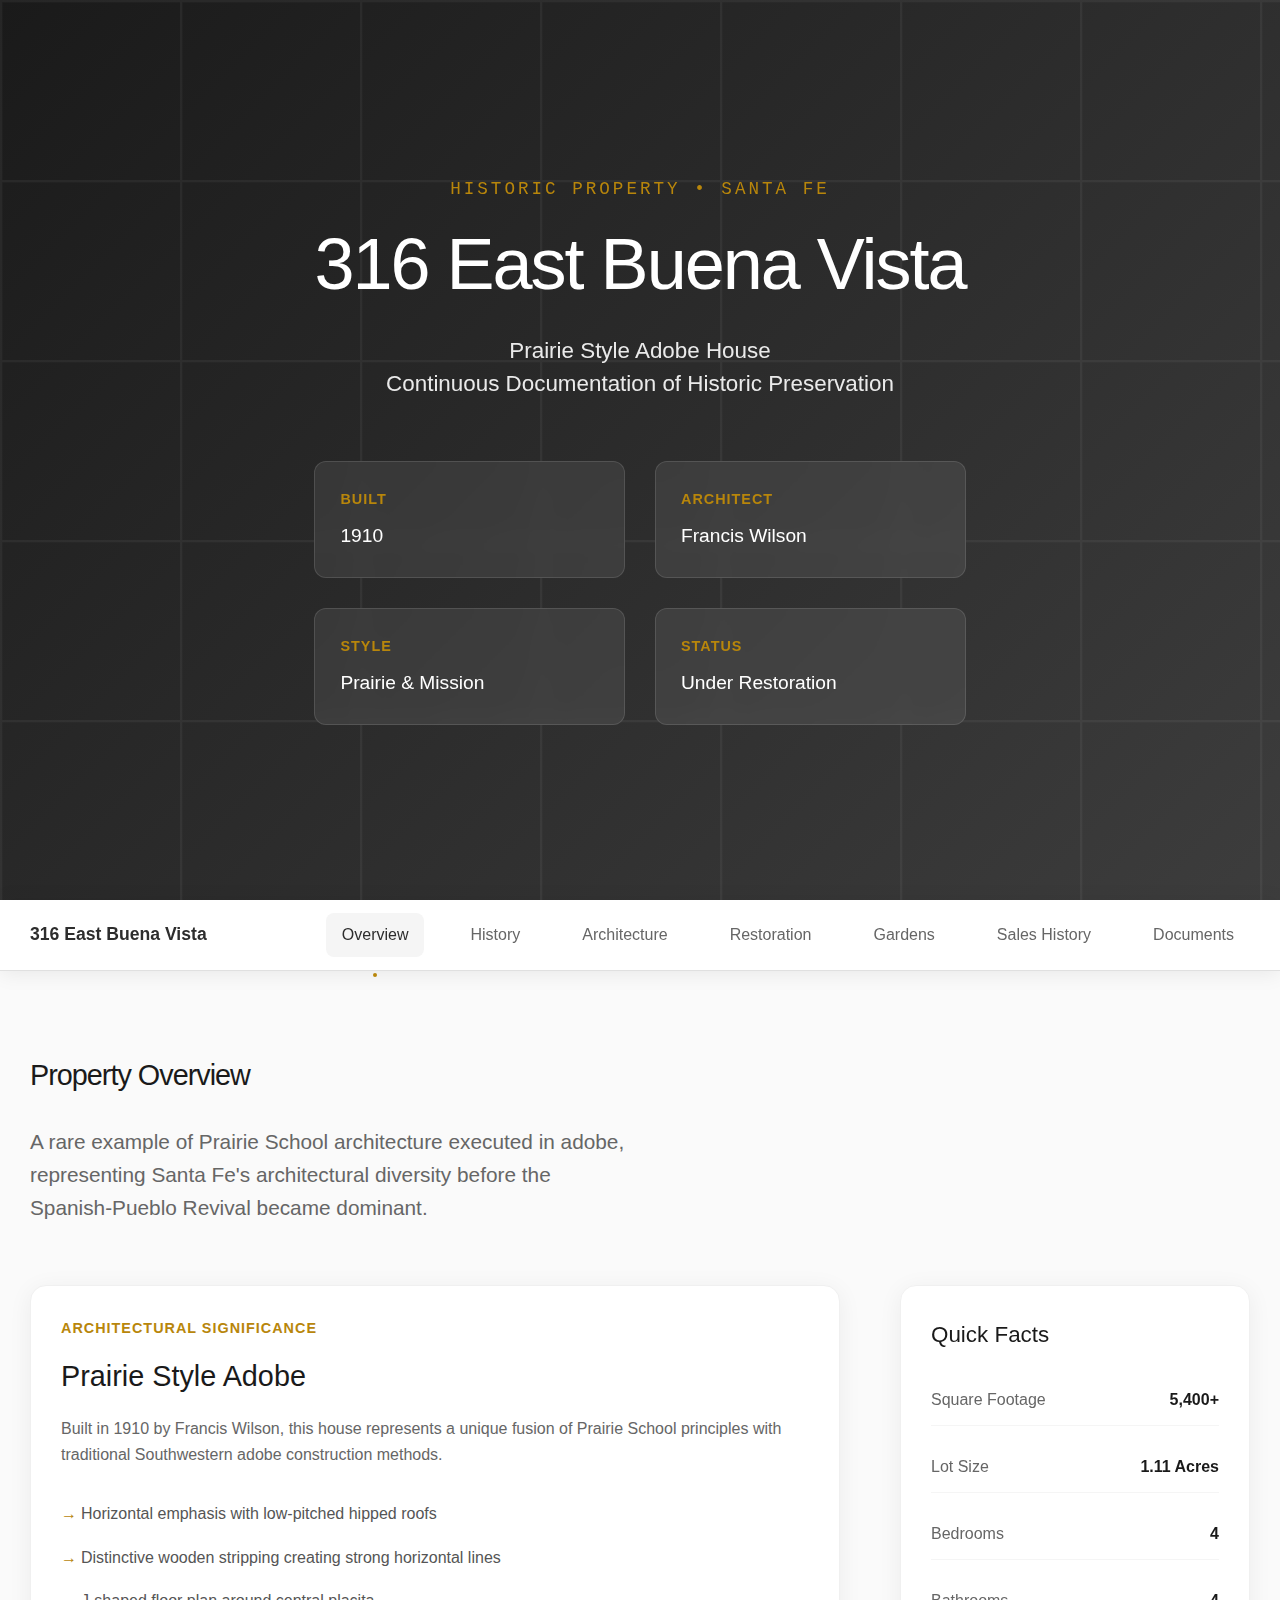
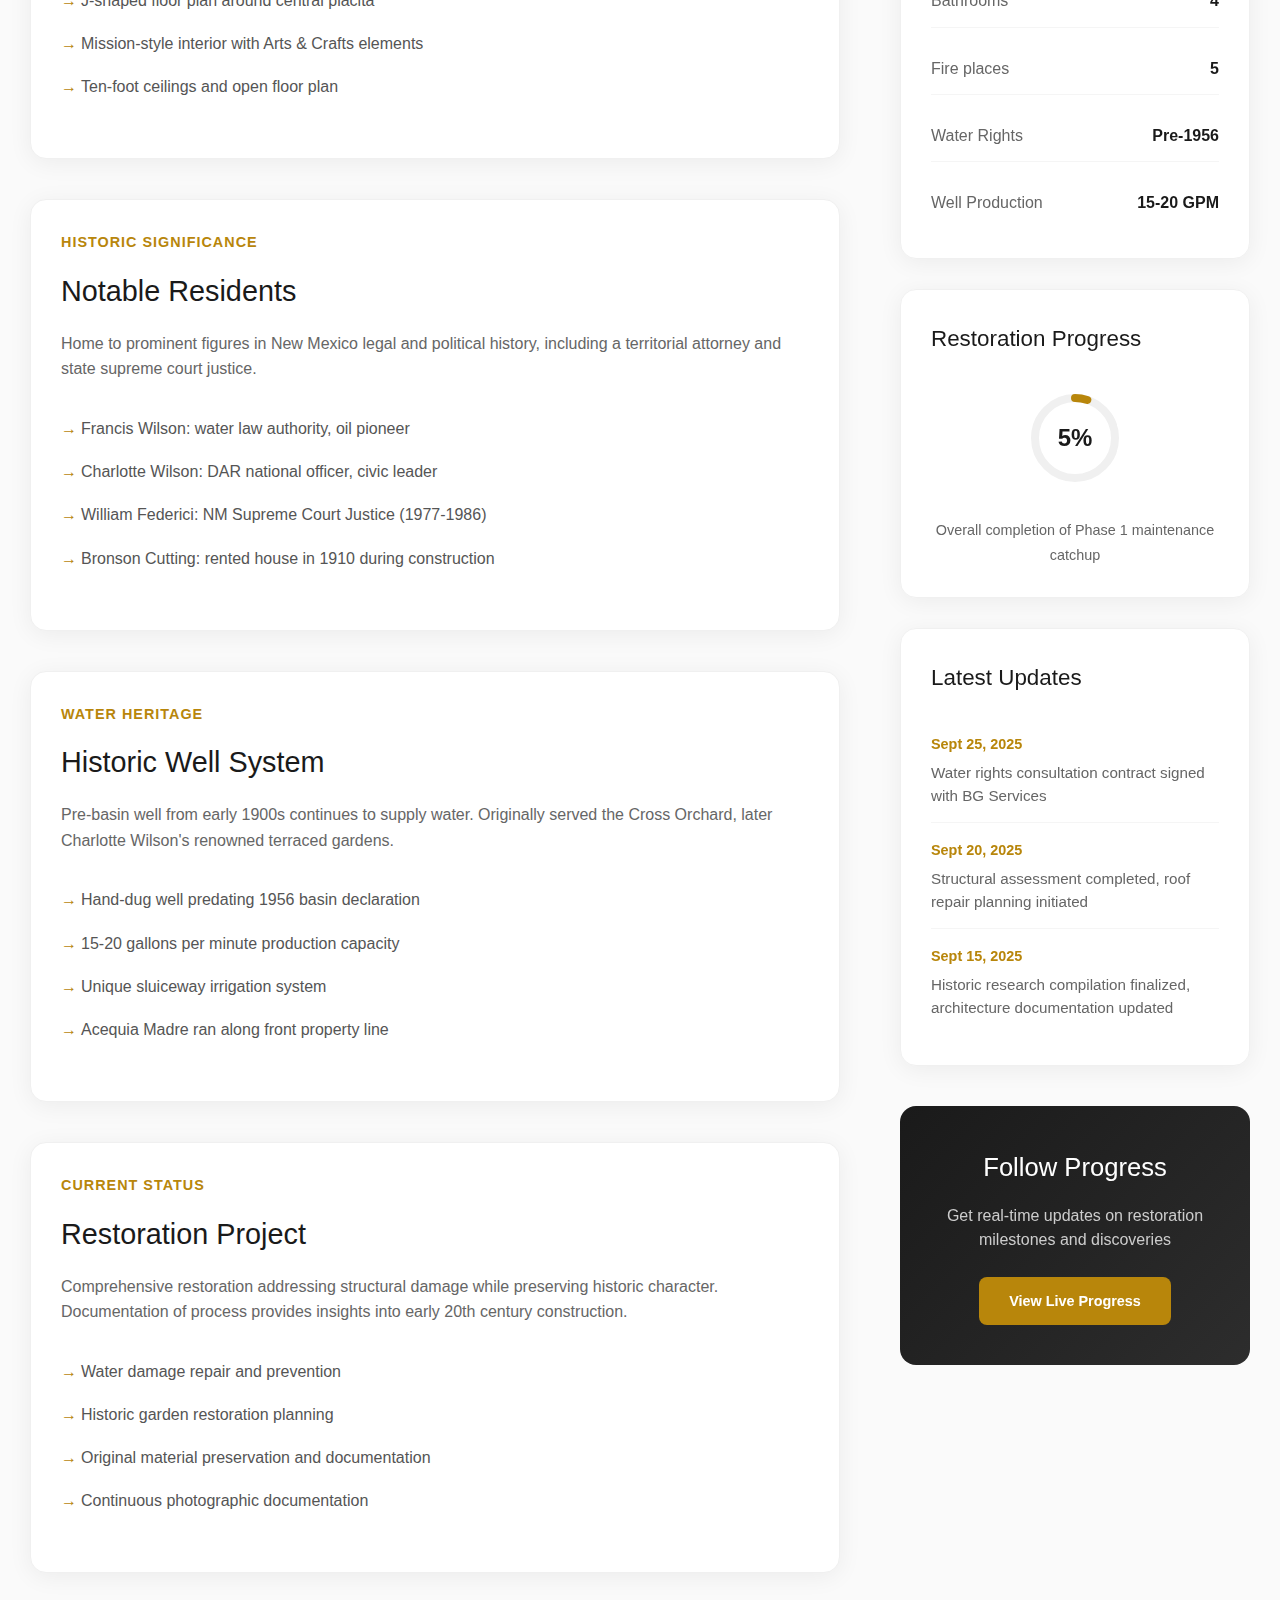
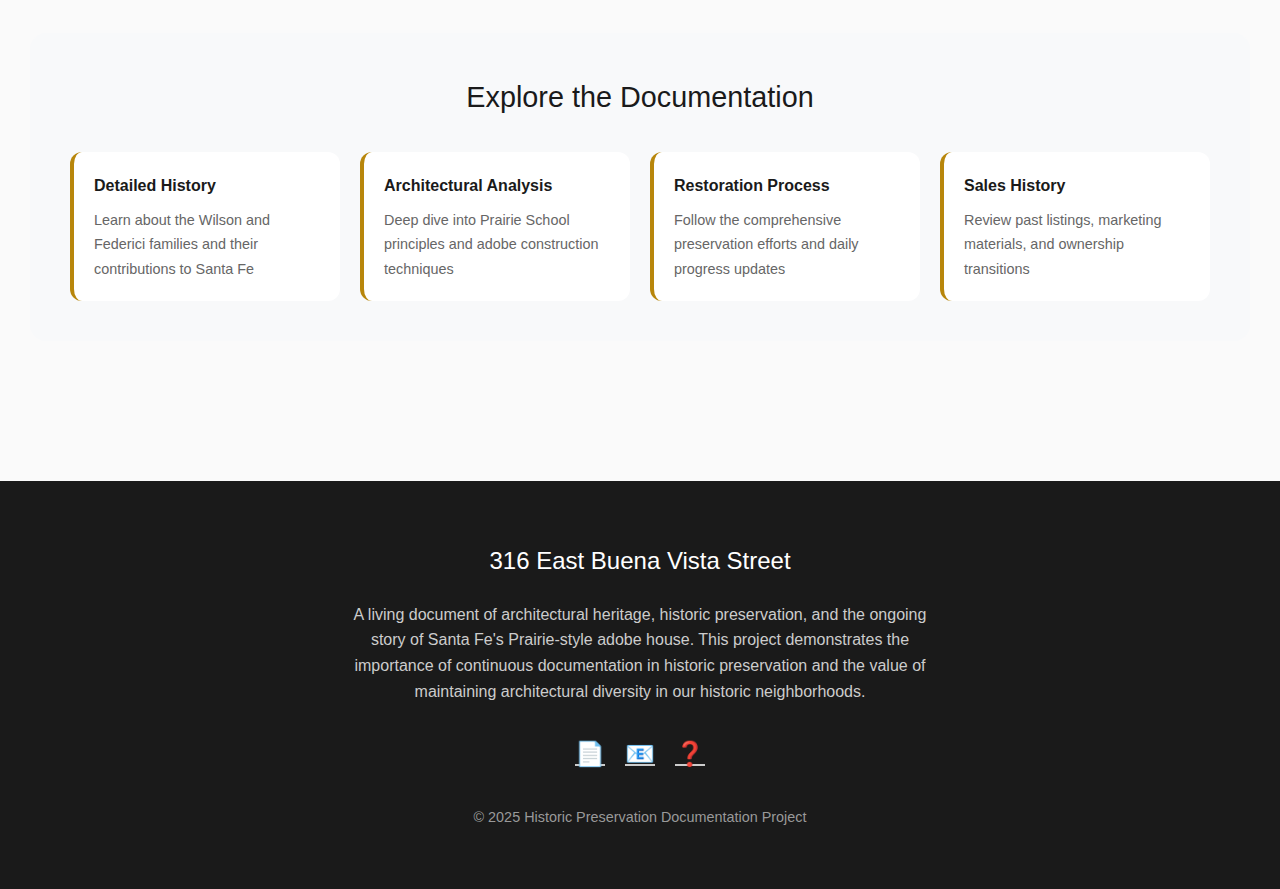
<file: index.html>
<!DOCTYPE html>
<html lang="en">
<head>
    <meta charset="UTF-8">
    <meta name="viewport" content="width=device-width, initial-scale=1.0">
    <title>316 East Buena Vista Street - Historic Prairie Adobe House</title>
    <meta name="description" content="Historic documentation and restoration progress of Francis Wilson's 1910 Prairie-style adobe house in Santa Fe, New Mexico">
    <link rel="stylesheet" href="common.css">
</head>
<body>
    <header class="header">
        <div class="header-content">
            <div class="property-id">HISTORIC PROPERTY • SANTA FE</div>
            <h1>316 East Buena Vista</h1>
            <p class="header-subtitle">Prairie Style Adobe House<br>Continuous Documentation of Historic Preservation</p>
            
            <div class="metadata-grid">
                <div class="metadata-item">
                    <div class="metadata-label">Built</div>
                    <div class="metadata-value">1910</div>
                </div>
                <div class="metadata-item">
                    <div class="metadata-label">Architect</div>
                    <div class="metadata-value">Francis Wilson</div>
                </div>
                <div class="metadata-item">
                    <div class="metadata-label">Style</div>
                    <div class="metadata-value">Prairie & Mission</div>
                </div>
                <div class="metadata-item">
                    <div class="metadata-label">Status</div>
                    <div class="metadata-value">Under Restoration</div>
                </div>
            </div>
        </div>
    </header>
    
    <nav class="nav">
        <div class="nav-container">
            <div class="nav-logo">316 East Buena Vista</div>
            <div class="hamburger" onclick="toggleMenu()">
                <span></span>
                <span></span>
                <span></span>
            </div>
            <div class="nav-links" id="navLinks">
                <a href="index.html" class="active">Overview</a>
                <a href="history.html">History</a>
                <a href="architecture.html">Architecture</a>
                <a href="restoration.html">Restoration</a>
				<a href="gardens.html">Gardens</a>
                <a href="sales.html">Sales History</a>
                <a href="documents.html">Documents</a>
            </div>
        </div>
    </nav>
    
    <section class="section">
        <div class="container">
            <div class="section-header">
                <h2 class="section-title">Property Overview</h2>
                <p class="section-subtitle">A rare example of Prairie School architecture executed in adobe, representing Santa Fe's architectural diversity before the Spanish-Pueblo Revival became dominant.</p>
            </div>
            
            <div class="main-content">
                <div class="content-area">
                    <div class="cards-grid">
                        <div class="card">
                            <div class="card-header">
                                <div class="card-meta">Architectural Significance</div>
                                <h3 class="card-title">Prairie Style Adobe</h3>
                            </div>
                            <div class="card-content">
                                <p class="card-description">Built in 1910 by Francis Wilson, this house represents a unique fusion of Prairie School principles with traditional Southwestern adobe construction methods.</p>
                                <ul class="features-list">
                                    <li>Horizontal emphasis with low-pitched hipped roofs</li>
                                    <li>Distinctive wooden stripping creating strong horizontal lines</li>
                                    <li>J-shaped floor plan around central placita</li>
                                    <li>Mission-style interior with Arts & Crafts elements</li>
                                    <li>Ten-foot ceilings and open floor plan</li>
                                </ul>
                            </div>
                        </div>
                        
                        <div class="card">
                            <div class="card-header">
                                <div class="card-meta">Historic Significance</div>
                                <h3 class="card-title">Notable Residents</h3>
                            </div>
                            <div class="card-content">
                                <p class="card-description">Home to prominent figures in New Mexico legal and political history, including a territorial attorney and state supreme court justice.</p>
                                <ul class="features-list">
                                    <li>Francis Wilson: water law authority, oil pioneer</li>
                                    <li>Charlotte Wilson: DAR national officer, civic leader</li>
                                    <li>William Federici: NM Supreme Court Justice (1977-1986)</li>
                                    <li>Bronson Cutting: rented house in 1910 during construction</li>
                                </ul>
                            </div>
                        </div>
                        
                        <div class="card">
                            <div class="card-header">
                                <div class="card-meta">Water Heritage</div>
                                <h3 class="card-title">Historic Well System</h3>
                            </div>
                            <div class="card-content">
                                <p class="card-description">Pre-basin well from early 1900s continues to supply water. Originally served the Cross Orchard, later Charlotte Wilson's renowned terraced gardens.</p>
                                <ul class="features-list">
                                    <li>Hand-dug well predating 1956 basin declaration</li>
                                    <li>15-20 gallons per minute production capacity</li>
                                    <li>Unique sluiceway irrigation system</li>
                                    <li>Acequia Madre ran along front property line</li>
                                </ul>
                            </div>
                        </div>
                        
                        <div class="card">
                            <div class="card-header">
                                <div class="card-meta">Current Status</div>
                                <h3 class="card-title">Restoration Project</h3>
                            </div>
                            <div class="card-content">
                                <p class="card-description">Comprehensive restoration addressing structural damage while preserving historic character. Documentation of process provides insights into early 20th century construction.</p>
                                <ul class="features-list">
                                    <li>Water damage repair and prevention</li>
                                    <li>Historic garden restoration planning</li>
                                    <li>Original material preservation and documentation</li>
                                    <li>Continuous photographic documentation</li>
                                </ul>
                            </div>
                        </div>
                    </div>
                </div>
                
                <div class="sidebar">
                    <div class="sidebar-section">
                        <h3 class="sidebar-title">Quick Facts</h3>
                        <div class="quick-facts">
                            <div class="fact-item">
                                <span class="fact-label">Square Footage</span>
                                <span class="fact-value">5,400+</span>
                            </div>
                            <div class="fact-item">
                                <span class="fact-label">Lot Size</span>
                                <span class="fact-value">1.11 Acres</span>
                            </div>
                            <div class="fact-item">
                                <span class="fact-label">Bedrooms</span>
                                <span class="fact-value">4</span>
                            </div>
                            <div class="fact-item">
                                <span class="fact-label">Bathrooms</span>
                                <span class="fact-value">4</span>
                            </div>
							<div class="fact-item">
                                <span class="fact-label">Fire places</span>
                                <span class="fact-value">5</span>
                            </div>
                            <div class="fact-item">
                                <span class="fact-label">Water Rights</span>
                                <span class="fact-value">Pre-1956</span>
                            </div>
                            <div class="fact-item">
                                <span class="fact-label">Well Production</span>
                                <span class="fact-value">15-20 GPM</span>
                            </div>
                        </div>
                    </div>
                    
                    <div class="sidebar-section">
						<h3 class="sidebar-title">Restoration Progress</h3>
						<div class="progress-ring">
							<svg width="120" height="120">
								<circle class="progress-background" cx="60" cy="60" r="40"></circle>
								<circle class="progress-fill" cx="60" cy="60" r="40" style="stroke-dashoffset: 238.64;"></circle>
							</svg>
							<div class="progress-text">5%</div>
						</div>
						<p style="text-align: center; color: #666; font-size: 0.9em;">Overall completion of Phase 1 maintenance catchup</p>
					</div>
                    
                    <div class="sidebar-section">
                        <h3 class="sidebar-title">Latest Updates</h3>
                        <ul class="latest-updates">
                            <li class="update-item">
                                <div class="update-date">Sept 25, 2025</div>
                                <div class="update-text">Water rights consultation contract signed with BG Services</div>
                            </li>
                            <li class="update-item">
                                <div class="update-date">Sept 20, 2025</div>
                                <div class="update-text">Structural assessment completed, roof repair planning initiated</div>
                            </li>
                            <li class="update-item">
                                <div class="update-date">Sept 15, 2025</div>
                                <div class="update-text">Historic research compilation finalized, architecture documentation updated</div>
                            </li>
                        </ul>
                    </div>
                    
                    <div class="cta-section">
                        <h3 class="cta-title">Follow Progress</h3>
                        <p class="cta-description">Get real-time updates on restoration milestones and discoveries</p>
                        <a href="restoration.html" class="cta-button">View Live Progress</a>
                    </div>
                </div>
            </div>
            
            <div class="related-content">
                <h3 class="related-title">Explore the Documentation</h3>
                <div class="related-links">
                    <a href="history.html" class="related-link">
                        <h4>Detailed History</h4>
                        <p>Learn about the Wilson and Federici families and their contributions to Santa Fe</p>
                    </a>
                    <a href="architecture.html" class="related-link">
                        <h4>Architectural Analysis</h4>
                        <p>Deep dive into Prairie School principles and adobe construction techniques</p>
                    </a>
                    <a href="restoration.html" class="related-link">
                        <h4>Restoration Process</h4>
                        <p>Follow the comprehensive preservation efforts and daily progress updates</p>
                    </a>
                    <a href="sales.html" class="related-link">
                        <h4>Sales History</h4>
                        <p>Review past listings, marketing materials, and ownership transitions</p>
                    </a>
                </div>
            </div>
        </div>
    </section>
    
    <footer class="footer">
        <div class="footer-content">
            <h3 class="footer-title">316 East Buena Vista Street</h3>
            <p class="footer-description">A living document of architectural heritage, historic preservation, and the ongoing story of Santa Fe's Prairie-style adobe house. This project demonstrates the importance of continuous documentation in historic preservation and the value of maintaining architectural diversity in our historic neighborhoods.</p>
            <div class="social-links">
                <a href="#" class="social-link" title="Share Documentation">📄</a>
                <a href="#" class="social-link" title="Newsletter Signup">📧</a>
                <a href="#" class="social-link" title="Questions & Answers">❓</a>
            </div>
            <p style="margin-top: 30px; color: #999; font-size: 0.9em;">© 2025 Historic Preservation Documentation Project</p>
        </div>
    </footer>
    
    <script>
        function toggleMenu() {
            const navLinks = document.getElementById('navLinks');
            navLinks.classList.toggle('active');
        }
        
        // Animate progress ring on scroll
		function animateProgress() {
			const progressRing = document.querySelector('.progress-fill');
			const progress = 5; // Changed from 70 to 5
			const circumference = 251.2;
			const offset = circumference - (progress / 100) * circumference;
			progressRing.style.strokeDashoffset = offset;
		}
        
        // Intersection Observer for animations
        const observer = new IntersectionObserver((entries) => {
            entries.forEach((entry) => {
                if (entry.isIntersecting) {
                    if (entry.target.querySelector('.progress-ring')) {
                        animateProgress();
                    }
                }
            });
        });
        
        document.addEventListener('DOMContentLoaded', function() {
            const progressSection = document.querySelector('.sidebar-section:has(.progress-ring)');
            if (progressSection) {
                observer.observe(progressSection);
            }
        });
        
        // Lazy loading for images (when added)
        if ('IntersectionObserver' in window) {
            const imageObserver = new IntersectionObserver((entries, observer) => {
                entries.forEach(entry => {
                    if (entry.isIntersecting) {
                        const img = entry.target;
                        img.src = img.dataset.src;
                        img.classList.remove('lazy');
                        imageObserver.unobserve(img);
                    }
                });
            });
        }
    </script>
</body>
</html>
</file>
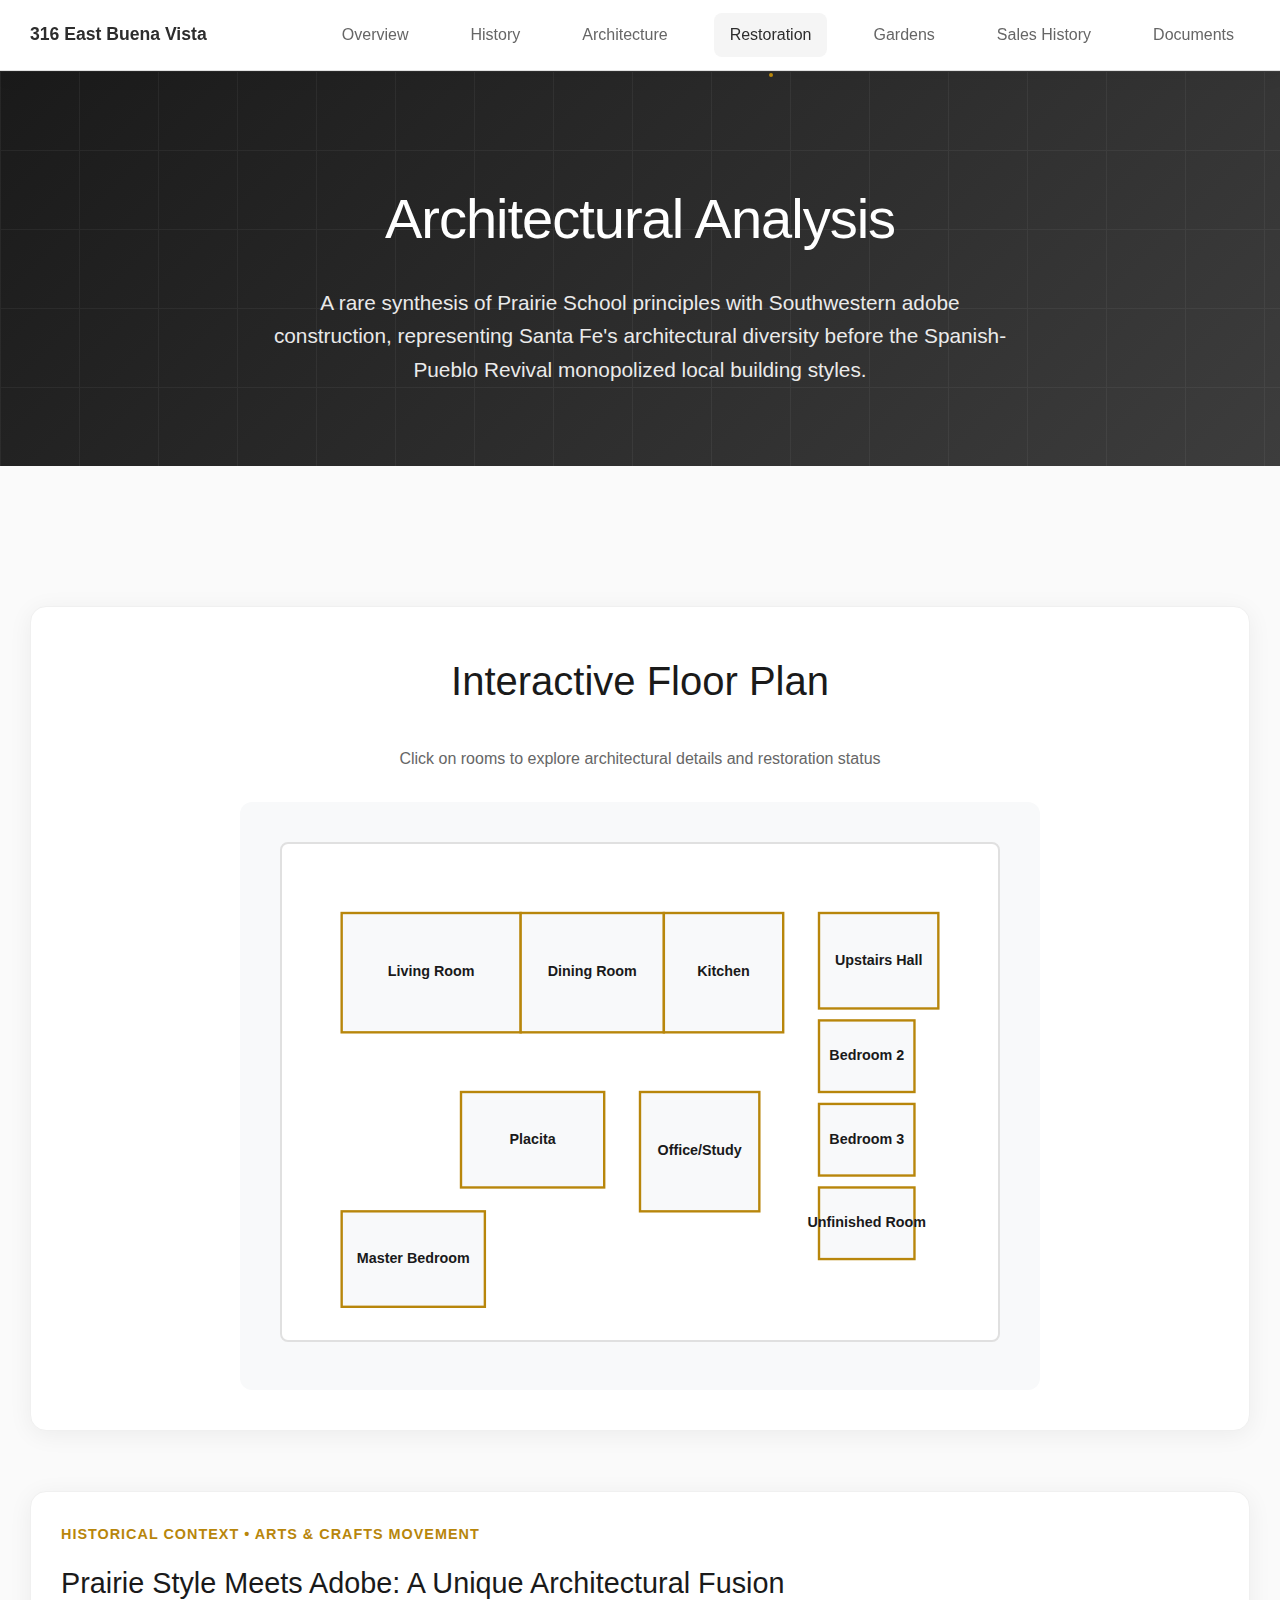
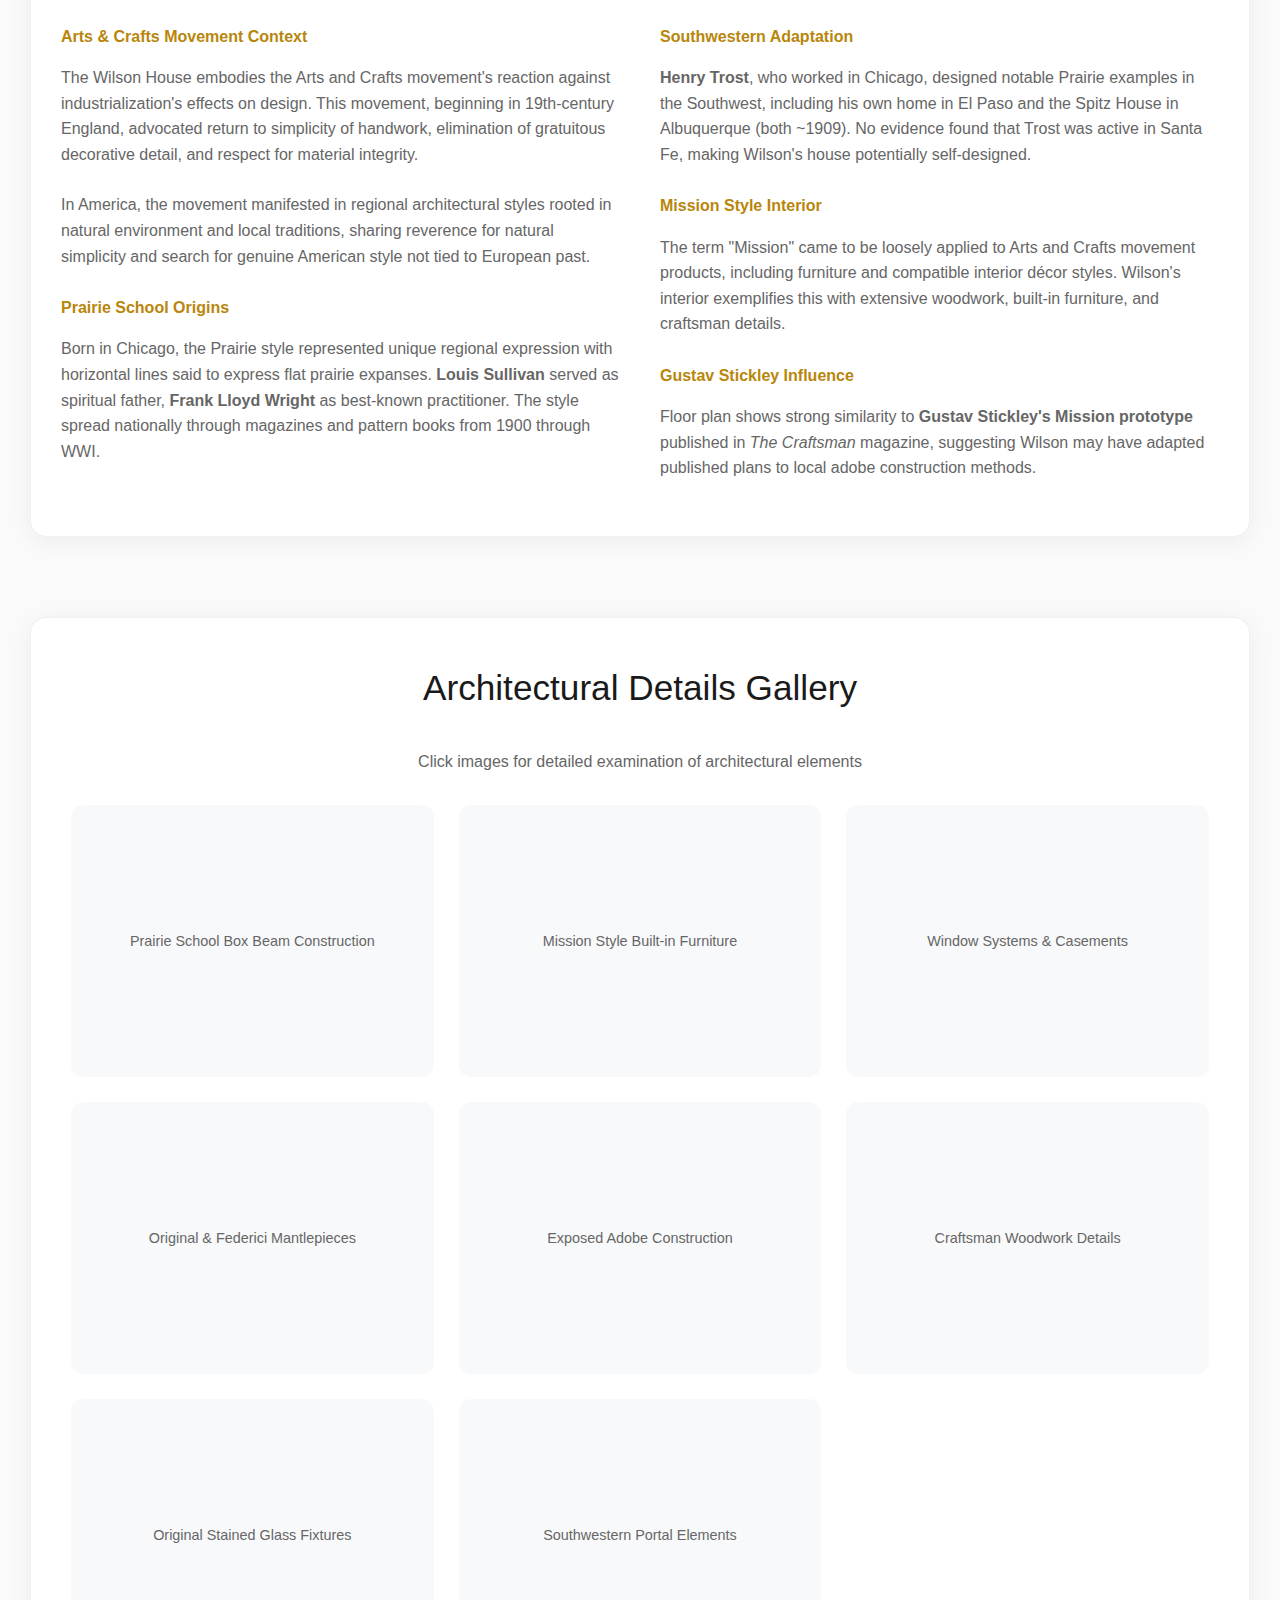
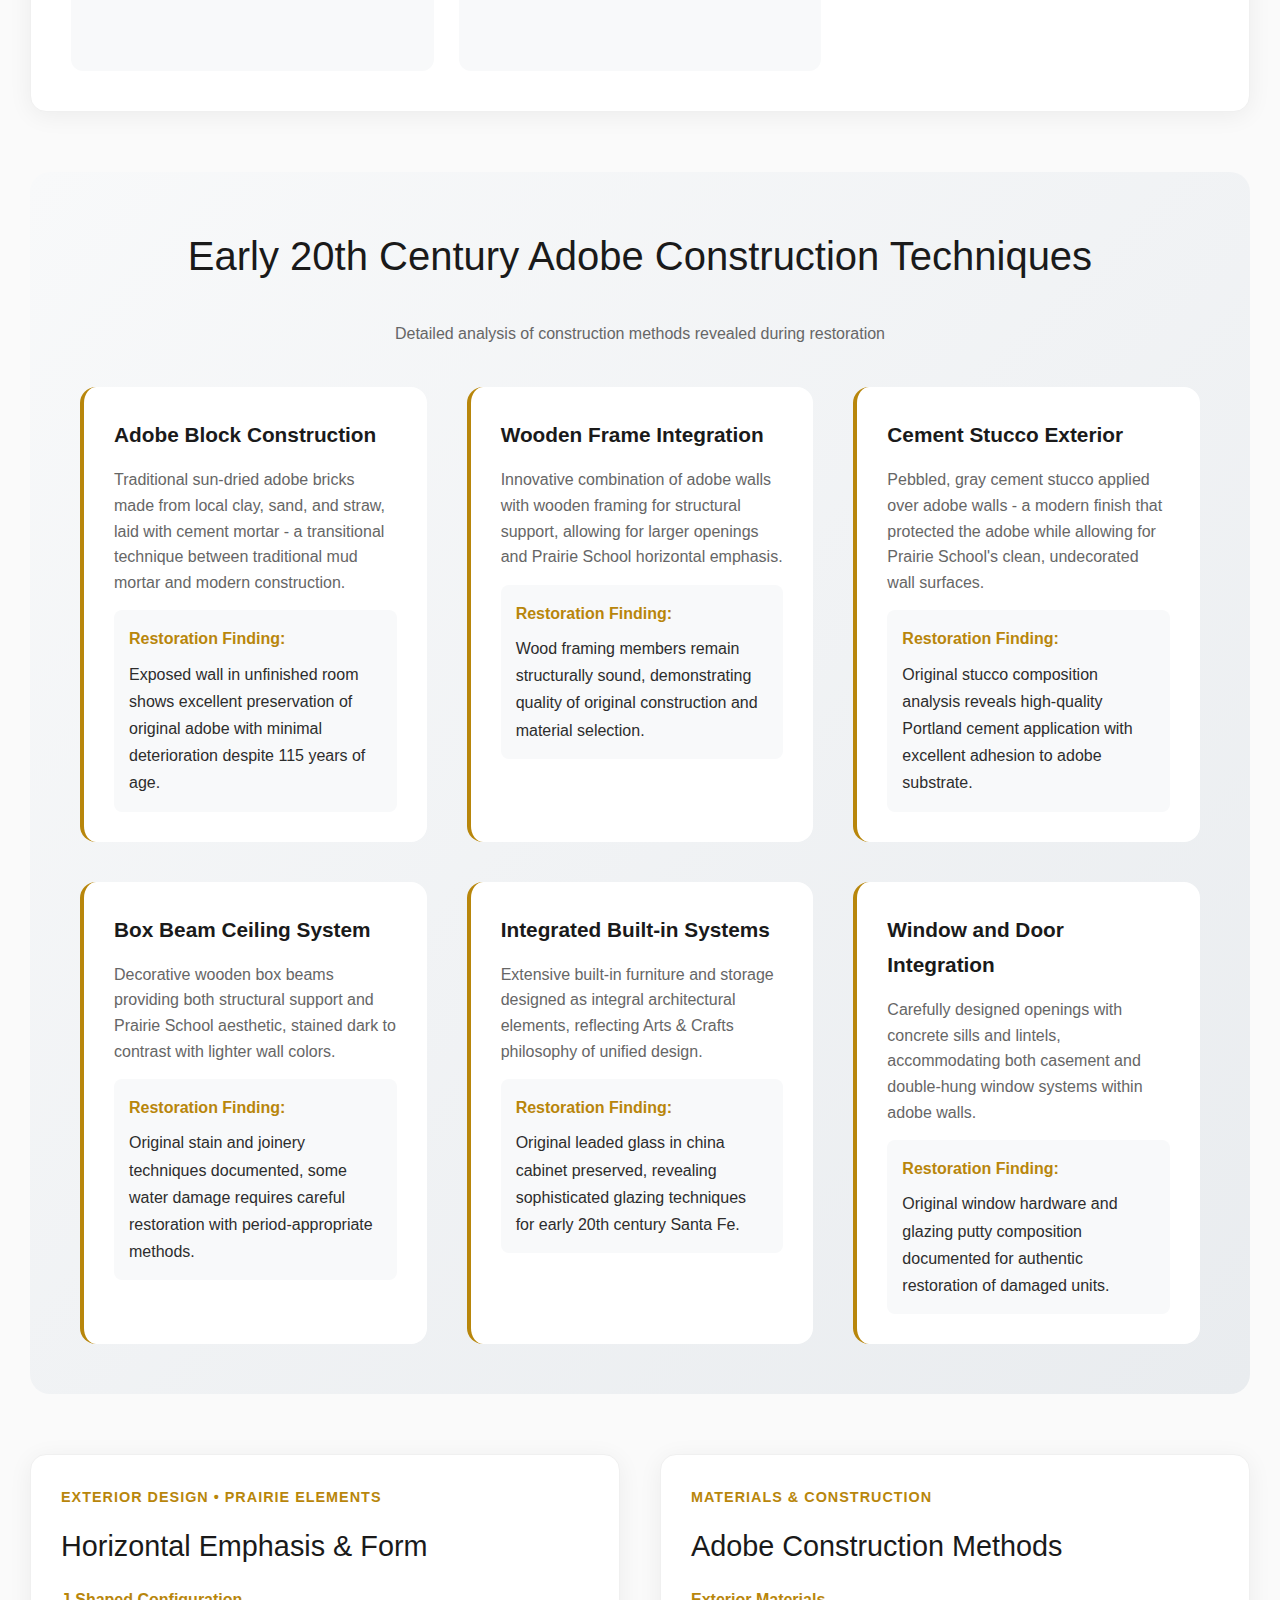
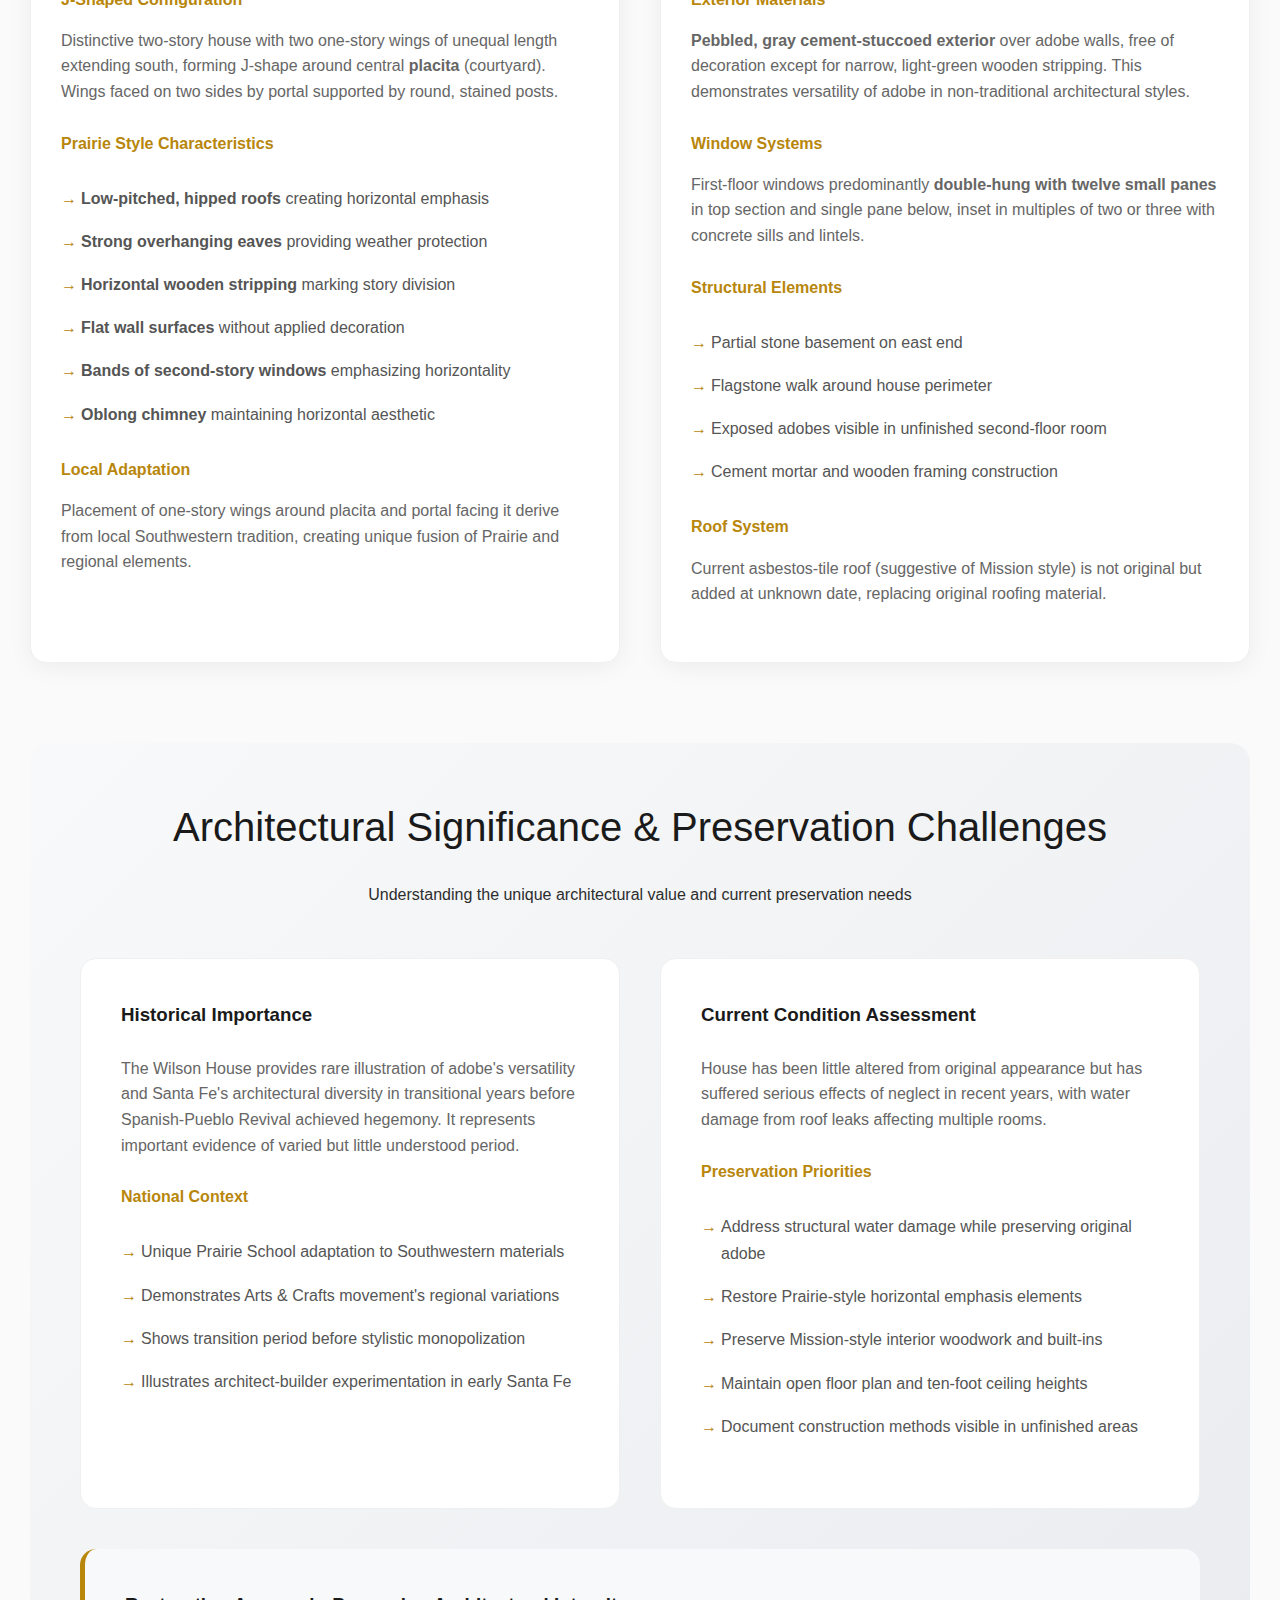
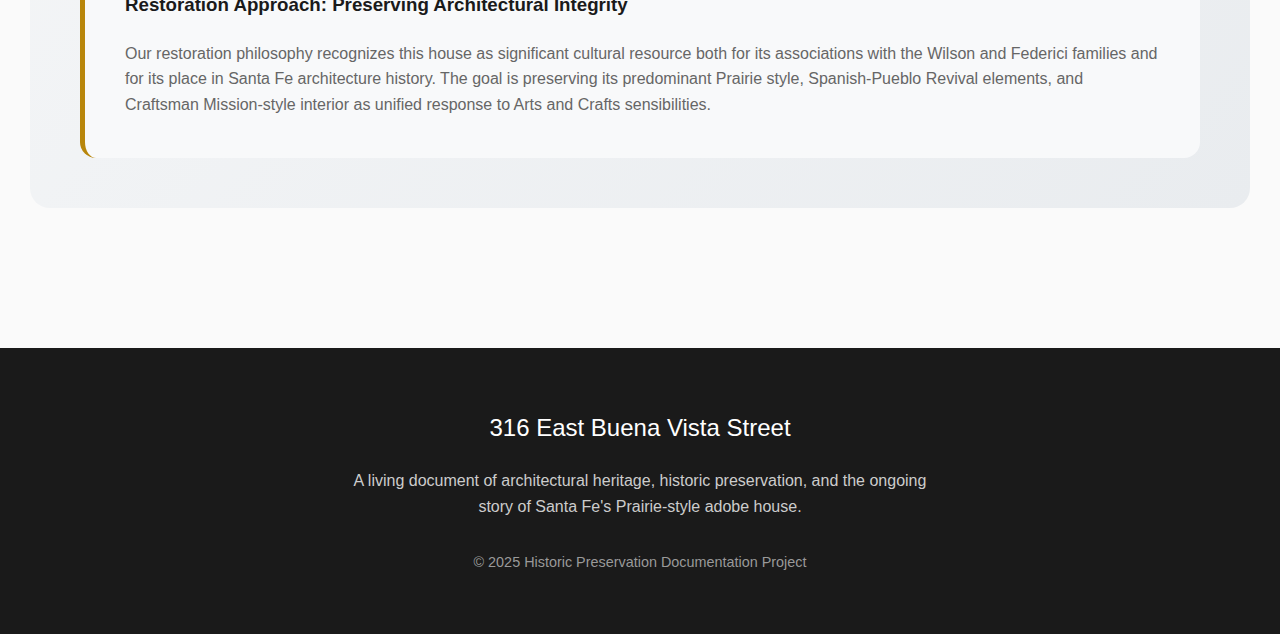
<file: architecture.html>
<!DOCTYPE html>
<html lang="en">
<head>
    <meta charset="UTF-8">
    <meta name="viewport" content="width=device-width, initial-scale=1.0">
    <title>Architecture - 316 East Buena Vista Street</title>
    <meta name="description" content="Detailed architectural analysis of the unique Prairie School and adobe construction fusion at this historic Santa Fe property">
    <link rel="stylesheet" href="common.css">
</head>
<body>
    <nav class="nav">
        <div class="nav-container">
            <div class="nav-logo">316 East Buena Vista</div>
            <div class="hamburger" onclick="toggleMenu()">
                <span></span>
                <span></span>
                <span></span>
            </div>
            <div class="nav-links" id="navLinks">
                <a href="index.html">Overview</a>
                <a href="history.html">History</a>
                <a href="architecture.html">Architecture</a>
                <a href="restoration.html" class="active">Restoration</a>
				<a href="gardens.html">Gardens</a>
				<a href="sales.html">Sales History</a>
                <a href="documents.html">Documents</a>
            </div>
        </div>
    </nav>
    
    <section class="hero-section">
        <div class="hero-content">
            <h1 class="hero-title">Architectural Analysis</h1>
            <p class="hero-subtitle">A rare synthesis of Prairie School principles with Southwestern adobe construction, representing Santa Fe's architectural diversity before the Spanish-Pueblo Revival monopolized local building styles.</p>
        </div>
    </section>
    
    <section class="section">
        <div class="container">
            <!-- Interactive Floor Plan -->
            <div class="interactive-floorplan">
                <h2 class="floorplan-title">Interactive Floor Plan</h2>
                <p style="text-align: center; color: #666; margin-bottom: 30px;">Click on rooms to explore architectural details and restoration status</p>
                <div class="floorplan-container">
                    <svg class="floorplan-svg" viewBox="0 0 600 400">
                        <!-- Main House -->
                        <rect class="room-area" id="living-room" x="50" y="50" width="150" height="100" />
                        <text class="room-label" x="125" y="100">Living Room</text>
                        
                        <rect class="room-area" id="dining-room" x="200" y="50" width="120" height="100" />
                        <text class="room-label" x="260" y="100">Dining Room</text>
                        
                        <rect class="room-area" id="kitchen" x="320" y="50" width="100" height="100" />
                        <text class="room-label" x="370" y="100">Kitchen</text>
                        
                        <rect class="room-area" id="placita" x="150" y="200" width="120" height="80" />
                        <text class="room-label" x="210" y="240">Placita</text>
                        
                        <rect class="room-area" id="master-bedroom" x="50" y="300" width="120" height="80" />
                        <text class="room-label" x="110" y="340">Master Bedroom</text>
                        
                        <rect class="room-area" id="office" x="300" y="200" width="100" height="100" />
                        <text class="room-label" x="350" y="250">Office/Study</text>
                        
                        <!-- Second Floor -->
                        <rect class="room-area" id="upstairs-hall" x="450" y="50" width="100" height="80" />
                        <text class="room-label" x="500" y="90">Upstairs Hall</text>
                        
                        <rect class="room-area" id="bedroom-2" x="450" y="140" width="80" height="60" />
                        <text class="room-label" x="490" y="170">Bedroom 2</text>
                        
                        <rect class="room-area" id="bedroom-3" x="450" y="210" width="80" height="60" />
                        <text class="room-label" x="490" y="240">Bedroom 3</text>
                        
                        <rect class="room-area" id="unfinished-room" x="450" y="280" width="80" height="60" />
                        <text class="room-label" x="490" y="310">Unfinished Room</text>
                    </svg>
                    
                    <!-- Room Details Panels -->
                    <div class="room-details" id="living-room-details">
                        <h3>Living Room - Prairie Style Elements</h3>
                        <p><strong>Architectural Features:</strong> Ten-foot ceilings with dark-stained box beams, two alcoves (north windows and east fireplace nook), built-in wooden benches, and prominent fireplace with cut-sandstone mantelpiece.</p>
                        <p><strong>Restoration Status:</strong> Water damage assessment complete, original woodwork preservation in progress.</p>
                    </div>
                    
                    <div class="room-details" id="dining-room-details">
                        <h3>Dining Room - Mission Style Interior</h3>
                        <p><strong>Architectural Features:</strong> Built-in china cupboard with leaded-glass doors, vertical wooden wainscoting strips, original stained glass light fixtures hung from box beams.</p>
                        <p><strong>Restoration Status:</strong> Original paint samples discovered, color scheme restoration planned.</p>
                    </div>
                    
                    <div class="room-details" id="kitchen-details">
                        <h3>Kitchen - Service Area Design</h3>
                        <p><strong>Architectural Features:</strong> High cupboards, metal casement windows over sink, butler's pantry access with glass-doored cupboards, door to placita.</p>
                        <p><strong>Restoration Status:</strong> Modern appliance integration with historic character preservation.</p>
                    </div>
                    
                    <div class="room-details" id="placita-details">
                        <h3>Central Placita - Southwestern Tradition</h3>
                        <p><strong>Architectural Features:</strong> Traditional courtyard design with portal supported by round, stained posts, central focus of J-shaped house configuration.</p>
                        <p><strong>Restoration Status:</strong> Garden restoration planning in progress, historic irrigation system documentation.</p>
                    </div>
                    
                    <div class="room-details" id="unfinished-room-details">
                        <h3>Unfinished Room - Construction Evidence</h3>
                        <p><strong>Architectural Features:</strong> Exposed adobes with cement mortar and wooden framing, providing rare insight into early 20th-century construction techniques.</p>
                        <p><strong>Restoration Status:</strong> Documentation complete, preservation of construction evidence planned.</p>
                    </div>
                </div>
            </div>
            
            <!-- Architectural Context -->
            <div class="cards-grid" style="margin-bottom: 80px;">
                <div class="card" style="grid-column: 1 / -1;">
                    <div class="card-header">
                        <div class="card-meta">Historical Context • Arts & Crafts Movement</div>
                        <h3 class="card-title">Prairie Style Meets Adobe: A Unique Architectural Fusion</h3>
                    </div>
                    <div class="card-content">
                        <div style="display: grid; grid-template-columns: 1fr 1fr; gap: 40px;">
                            <div>
                                <h4 style="color: #b8860b; margin-bottom: 15px;">Arts & Crafts Movement Context</h4>
                                <p class="card-description">The Wilson House embodies the Arts and Crafts movement's reaction against industrialization's effects on design. This movement, beginning in 19th-century England, advocated return to simplicity of handwork, elimination of gratuitous decorative detail, and respect for material integrity.</p>
                                
                                <p class="card-description">In America, the movement manifested in regional architectural styles rooted in natural environment and local traditions, sharing reverence for natural simplicity and search for genuine American style not tied to European past.</p>
                                
                                <h4 style="color: #b8860b; margin-bottom: 15px; margin-top: 25px;">Prairie School Origins</h4>
                                <p class="card-description">Born in Chicago, the Prairie style represented unique regional expression with horizontal lines said to express flat prairie expanses. <strong>Louis Sullivan</strong> served as spiritual father, <strong>Frank Lloyd Wright</strong> as best-known practitioner. The style spread nationally through magazines and pattern books from 1900 through WWI.</p>
                            </div>
                            <div>
                                <h4 style="color: #b8860b; margin-bottom: 15px;">Southwestern Adaptation</h4>
                                <p class="card-description"><strong>Henry Trost</strong>, who worked in Chicago, designed notable Prairie examples in the Southwest, including his own home in El Paso and the Spitz House in Albuquerque (both ~1909). No evidence found that Trost was active in Santa Fe, making Wilson's house potentially self-designed.</p>
                                
                                <h4 style="color: #b8860b; margin-bottom: 15px; margin-top: 25px;">Mission Style Interior</h4>
                                <p class="card-description">The term "Mission" came to be loosely applied to Arts and Crafts movement products, including furniture and compatible interior décor styles. Wilson's interior exemplifies this with extensive woodwork, built-in furniture, and craftsman details.</p>
                                
                                <h4 style="color: #b8860b; margin-bottom: 15px; margin-top: 25px;">Gustav Stickley Influence</h4>
                                <p class="card-description">Floor plan shows strong similarity to <strong>Gustav Stickley's Mission prototype</strong> published in <em>The Craftsman</em> magazine, suggesting Wilson may have adapted published plans to local adobe construction methods.</p>
                            </div>
                        </div>
                    </div>
                </div>
            </div>
            
            <!-- Architectural Features with Detail Zoom -->
            <div class="zoom-gallery">
                <h2 class="gallery-title">Architectural Details Gallery</h2>
                <p style="text-align: center; color: #666; margin-bottom: 30px;">Click images for detailed examination of architectural elements</p>
                <div class="gallery-grid">
                    <div class="gallery-item" onclick="openZoom('box-beams')">
                        Prairie School Box Beam Construction
                    </div>
                    <div class="gallery-item" onclick="openZoom('built-ins')">
                        Mission Style Built-in Furniture
                    </div>
                    <div class="gallery-item" onclick="openZoom('windows')">
                        Window Systems & Casements
                    </div>
                    <div class="gallery-item" onclick="openZoom('fireplace')">
                        Original & Federici Mantlepieces
                    </div>
                    <div class="gallery-item" onclick="openZoom('adobe-construction')">
                        Exposed Adobe Construction
                    </div>
                    <div class="gallery-item" onclick="openZoom('woodwork')">
                        Craftsman Woodwork Details
                    </div>
                    <div class="gallery-item" onclick="openZoom('lighting')">
                        Original Stained Glass Fixtures
                    </div>
                    <div class="gallery-item" onclick="openZoom('portal')">
                        Southwestern Portal Elements
                    </div>
                </div>
            </div>
            
            <!-- Construction Techniques -->
            <div class="construction-techniques">
                <h2 class="techniques-title">Early 20th Century Adobe Construction Techniques</h2>
                <p style="text-align: center; color: #666; margin-bottom: 40px;">Detailed analysis of construction methods revealed during restoration</p>
                
                <div class="techniques-grid">
                    <div class="technique-item">
                        <h4>Adobe Block Construction</h4>
                        <p>Traditional sun-dried adobe bricks made from local clay, sand, and straw, laid with cement mortar - a transitional technique between traditional mud mortar and modern construction.</p>
                        <div class="technique-details">
                            <strong>Restoration Finding:</strong>
                            Exposed wall in unfinished room shows excellent preservation of original adobe with minimal deterioration despite 115 years of age.
                        </div>
                    </div>
                    
                    <div class="technique-item">
                        <h4>Wooden Frame Integration</h4>
                        <p>Innovative combination of adobe walls with wooden framing for structural support, allowing for larger openings and Prairie School horizontal emphasis.</p>
                        <div class="technique-details">
                            <strong>Restoration Finding:</strong>
                            Wood framing members remain structurally sound, demonstrating quality of original construction and material selection.
                        </div>
                    </div>
                    
                    <div class="technique-item">
                        <h4>Cement Stucco Exterior</h4>
                        <p>Pebbled, gray cement stucco applied over adobe walls - a modern finish that protected the adobe while allowing for Prairie School's clean, undecorated wall surfaces.</p>
                        <div class="technique-details">
                            <strong>Restoration Finding:</strong>
                            Original stucco composition analysis reveals high-quality Portland cement application with excellent adhesion to adobe substrate.
                        </div>
                    </div>
                    
                    <div class="technique-item">
                        <h4>Box Beam Ceiling System</h4>
                        <p>Decorative wooden box beams providing both structural support and Prairie School aesthetic, stained dark to contrast with lighter wall colors.</p>
                        <div class="technique-details">
                            <strong>Restoration Finding:</strong>
                            Original stain and joinery techniques documented, some water damage requires careful restoration with period-appropriate methods.
                        </div>
                    </div>
                    
                    <div class="technique-item">
                        <h4>Integrated Built-in Systems</h4>
                        <p>Extensive built-in furniture and storage designed as integral architectural elements, reflecting Arts & Crafts philosophy of unified design.</p>
                        <div class="technique-details">
                            <strong>Restoration Finding:</strong>
                            Original leaded glass in china cabinet preserved, revealing sophisticated glazing techniques for early 20th century Santa Fe.
                        </div>
                    </div>
                    
                    <div class="technique-item">
                        <h4>Window and Door Integration</h4>
                        <p>Carefully designed openings with concrete sills and lintels, accommodating both casement and double-hung window systems within adobe walls.</p>
                        <div class="technique-details">
                            <strong>Restoration Finding:</strong>
                            Original window hardware and glazing putty composition documented for authentic restoration of damaged units.
                        </div>
                    </div>
                </div>
            </div>
            
            <!-- Exterior Architecture -->
            <div class="cards-grid" style="margin-bottom: 80px;">
                <div class="card">
                    <div class="card-header">
                        <div class="card-meta">Exterior Design • Prairie Elements</div>
                        <h3 class="card-title">Horizontal Emphasis & Form</h3>
                    </div>
                    <div class="card-content">
                        <h4 style="color: #b8860b; margin-bottom: 15px;">J-Shaped Configuration</h4>
                        <p class="card-description">Distinctive two-story house with two one-story wings of unequal length extending south, forming J-shape around central <strong>placita</strong> (courtyard). Wings faced on two sides by portal supported by round, stained posts.</p>
                        
                        <h4 style="color: #b8860b; margin-bottom: 15px; margin-top: 20px;">Prairie Style Characteristics</h4>
                        <ul class="features-list">
                            <li><strong>Low-pitched, hipped roofs</strong> creating horizontal emphasis</li>
                            <li><strong>Strong overhanging eaves</strong> providing weather protection</li>
                            <li><strong>Horizontal wooden stripping</strong> marking story division</li>
                            <li><strong>Flat wall surfaces</strong> without applied decoration</li>
                            <li><strong>Bands of second-story windows</strong> emphasizing horizontality</li>
                            <li><strong>Oblong chimney</strong> maintaining horizontal aesthetic</li>
                        </ul>
                        
                        <h4 style="color: #b8860b; margin-bottom: 15px; margin-top: 20px;">Local Adaptation</h4>
                        <p class="card-description">Placement of one-story wings around placita and portal facing it derive from local Southwestern tradition, creating unique fusion of Prairie and regional elements.</p>
                    </div>
                </div>
                
                <div class="card">
                    <div class="card-header">
                        <div class="card-meta">Materials & Construction</div>
                        <h3 class="card-title">Adobe Construction Methods</h3>
                    </div>
                    <div class="card-content">
                        <h4 style="color: #b8860b; margin-bottom: 15px;">Exterior Materials</h4>
                        <p class="card-description"><strong>Pebbled, gray cement-stuccoed exterior</strong> over adobe walls, free of decoration except for narrow, light-green wooden stripping. This demonstrates versatility of adobe in non-traditional architectural styles.</p>
                        
                        <h4 style="color: #b8860b; margin-bottom: 15px; margin-top: 20px;">Window Systems</h4>
                        <p class="card-description">First-floor windows predominantly <strong>double-hung with twelve small panes</strong> in top section and single pane below, inset in multiples of two or three with concrete sills and lintels.</p>
                        
                        <h4 style="color: #b8860b; margin-bottom: 15px; margin-top: 20px;">Structural Elements</h4>
                        <ul class="features-list">
                            <li>Partial stone basement on east end</li>
                            <li>Flagstone walk around house perimeter</li>
                            <li>Exposed adobes visible in unfinished second-floor room</li>
                            <li>Cement mortar and wooden framing construction</li>
                        </ul>
                        
                        <h4 style="color: #b8860b; margin-bottom: 15px; margin-top: 20px;">Roof System</h4>
                        <p class="card-description">Current asbestos-tile roof (suggestive of Mission style) is not original but added at unknown date, replacing original roofing material.</p>
                    </div>
                </div>
            </div>
            
            <!-- Architectural Significance -->
            <div class="restoration-tracker" style="margin-top: 80px;">
                <div class="restoration-header">
                    <h2 class="restoration-title">Architectural Significance & Preservation Challenges</h2>
                    <p>Understanding the unique architectural value and current preservation needs</p>
                </div>
                
                <div style="display: grid; grid-template-columns: 1fr 1fr; gap: 40px; margin-top: 40px;">
                    <div style="background: white; padding: 40px; border-radius: 16px; border: 1px solid #f0f0f0;">
                        <h3 style="color: #1a1a1a; margin-bottom: 25px;">Historical Importance</h3>
                        <p style="color: #666; line-height: 1.6; margin-bottom: 20px;">The Wilson House provides rare illustration of adobe's versatility and Santa Fe's architectural diversity in transitional years before Spanish-Pueblo Revival achieved hegemony. It represents important evidence of varied but little understood period.</p>
                        
                        <h4 style="color: #b8860b; margin-bottom: 15px; margin-top: 25px;">National Context</h4>
                        <ul class="features-list">
                            <li>Unique Prairie School adaptation to Southwestern materials</li>
                            <li>Demonstrates Arts & Crafts movement's regional variations</li>
                            <li>Shows transition period before stylistic monopolization</li>
                            <li>Illustrates architect-builder experimentation in early Santa Fe</li>
                        </ul>
                    </div>
                    
                    <div style="background: white; padding: 40px; border-radius: 16px; border: 1px solid #f0f0f0;">
                        <h3 style="color: #1a1a1a; margin-bottom: 25px;">Current Condition Assessment</h3>
                        <p style="color: #666; line-height: 1.6; margin-bottom: 20px;">House has been little altered from original appearance but has suffered serious effects of neglect in recent years, with water damage from roof leaks affecting multiple rooms.</p>
                        
                        <h4 style="color: #b8860b; margin-bottom: 15px; margin-top: 25px;">Preservation Priorities</h4>
                        <ul class="features-list">
                            <li>Address structural water damage while preserving original adobe</li>
                            <li>Restore Prairie-style horizontal emphasis elements</li>
                            <li>Preserve Mission-style interior woodwork and built-ins</li>
                            <li>Maintain open floor plan and ten-foot ceiling heights</li>
                            <li>Document construction methods visible in unfinished areas</li>
                        </ul>
                    </div>
                </div>
                
                <div style="background: #f8f9fa; padding: 40px; border-radius: 16px; margin-top: 40px; border-left: 5px solid #b8860b;">
                    <h3 style="color: #1a1a1a; margin-bottom: 20px;">Restoration Approach: Preserving Architectural Integrity</h3>
                    <p style="color: #666; line-height: 1.6;">Our restoration philosophy recognizes this house as significant cultural resource both for its associations with the Wilson and Federici families and for its place in Santa Fe architecture history. The goal is preserving its predominant Prairie style, Spanish-Pueblo Revival elements, and Craftsman Mission-style interior as unified response to Arts and Crafts sensibilities.</p>
                </div>
            </div>
        </div>
    </section>
    
    <!-- Zoom Modal -->
    <div class="zoom-modal" id="zoomModal">
        <div class="zoom-content">
            <span class="zoom-close" onclick="closeZoom()">&times;</span>
            <div id="zoomContent">
                <!-- Content will be dynamically loaded -->
            </div>
        </div>
    </div>
    
    <footer class="footer">
        <div class="footer-content">
            <h3 class="footer-title">316 East Buena Vista Street</h3>
            <p class="footer-description">A living document of architectural heritage, historic preservation, and the ongoing story of Santa Fe's Prairie-style adobe house.</p>
            <p style="margin-top: 30px; color: #999; font-size: 0.9em;">© 2025 Historic Preservation Documentation Project</p>
        </div>
    </footer>
    
    <script>
        function toggleMenu() {
            const navLinks = document.getElementById('navLinks');
            navLinks.classList.toggle('active');
        }
        
        // Interactive floor plan
        document.addEventListener('DOMContentLoaded', function() {
            const rooms = document.querySelectorAll('.room-area');
            const details = document.querySelectorAll('.room-details');
            
            rooms.forEach(room => {
                room.addEventListener('click', function() {
                    // Remove previous selections
                    rooms.forEach(r => r.classList.remove('selected'));
                    details.forEach(d => d.classList.remove('active'));
                    
                    // Add selection to clicked room
                    this.classList.add('selected');
                    
                    // Show corresponding details
                    const detailsId = this.id + '-details';
                    const roomDetails = document.getElementById(detailsId);
                    if (roomDetails) {
                        roomDetails.classList.add('active');
                    }
                });
            });
        });
        
        // Zoom gallery functionality
        const zoomDetails = {
            'box-beams': {
                title: 'Prairie School Box Beam Construction',
                content: 'Detailed analysis of the dark-stained wooden box beams that provide both structural support and distinctive Prairie School aesthetic. Original construction shows sophisticated joinery techniques and integration with the ten-foot ceiling system. Water damage assessment reveals areas requiring careful restoration while preserving original craftsmanship.'
            },
            'built-ins': {
                title: 'Mission Style Built-in Furniture',
                content: 'Extensive built-in furniture system including china cabinet with leaded glass doors, wooden benches, and cedar closets. Represents Arts & Crafts philosophy of integrated design where furniture becomes part of architectural fabric. Original hardware and finishing techniques documented for restoration.'
            },
            'windows': {
                title: 'Window Systems & Casements',
                content: 'Analysis of original double-hung and casement window systems, showing evolution from first-floor twelve-pane design to second-floor eight-pane casements. Concrete sills and lintels demonstrate innovative integration of modern materials with adobe construction.'
            },
            'fireplace': {
                title: 'Original & Federici Mantlepieces',
                content: 'Comparison of original simple brick fireplace with cut-sandstone mantelpiece and later Federici-era stone mantelpiece by Rudy Rosales. Both represent different periods in the house history and approaches to interior design adaptation.'
            },
            'adobe-construction': {
                title: 'Exposed Adobe Construction',
                content: 'Rare view of original construction methods in unfinished second-floor room, showing adobe blocks laid with cement mortar and wooden framing integration. Provides invaluable documentation of early 20th-century transitional building techniques.'
            },
            'woodwork': {
                title: 'Craftsman Woodwork Details',
                content: 'Detailed examination of original woodwork including wainscoting, trim, and built-in elements. Stain analysis and joinery techniques reveal high quality craftsmanship and authentic Arts & Crafts movement design principles.'
            },
            'lighting': {
                title: 'Original Stained Glass Fixtures',
                content: 'Square electric fixtures made from stained glass pieces, hung from box beams with black metal chains. Wall sconces with matching metal rods represent early adaptation of electric lighting to Arts & Crafts aesthetic principles.'
            },
            'portal': {
                title: 'Southwestern Portal Elements',
                content: 'Traditional portal supported by round, stained posts facing the central placita. Demonstrates successful integration of regional Southwestern building traditions with Prairie School horizontal emphasis and material honest expression.'
            }
        };
        
        function openZoom(detailKey) {
            const modal = document.getElementById('zoomModal');
            const content = document.getElementById('zoomContent');
            const detail = zoomDetails[detailKey];
            
            if (detail) {
                content.innerHTML = `
                    <h3 style="color: #b8860b; margin-bottom: 20px; font-size: 1.8em;">${detail.title}</h3>
                    <div style="background: #f8f9fa; padding: 30px; border-radius: 12px; margin-bottom: 20px; min-height: 300px; display: flex; align-items: center; justify-content: center; color: #666;">
                        High-resolution architectural detail image would appear here
                    </div>
                    <p style="color: #666; line-height: 1.6; font-size: 1.1em;">${detail.content}</p>
                `;
                modal.classList.add('active');
            }
        }
        
        function closeZoom() {
            document.getElementById('zoomModal').classList.remove('active');
        }
        
        // Close zoom modal when clicking outside
        document.getElementById('zoomModal').addEventListener('click', function(e) {
            if (e.target === this) {
                closeZoom();
            }
        });
        
        // Keyboard navigation
        document.addEventListener('keydown', function(e) {
            const modal = document.getElementById('zoomModal');
            if (modal.classList.contains('active') && e.key === 'Escape') {
                closeZoom();
            }
        });
        
        // Lazy loading for future images
        if ('IntersectionObserver' in window) {
            const imageObserver = new IntersectionObserver((entries, observer) => {
                entries.forEach(entry => {
                    if (entry.isIntersecting) {
                        const img = entry.target;
                        if (img.dataset.src) {
                            img.src = img.dataset.src;
                            img.classList.remove('lazy');
                            imageObserver.unobserve(img);
                        }
                    }
                });
            });
        }
    </script>
</body>
</html>
</file>
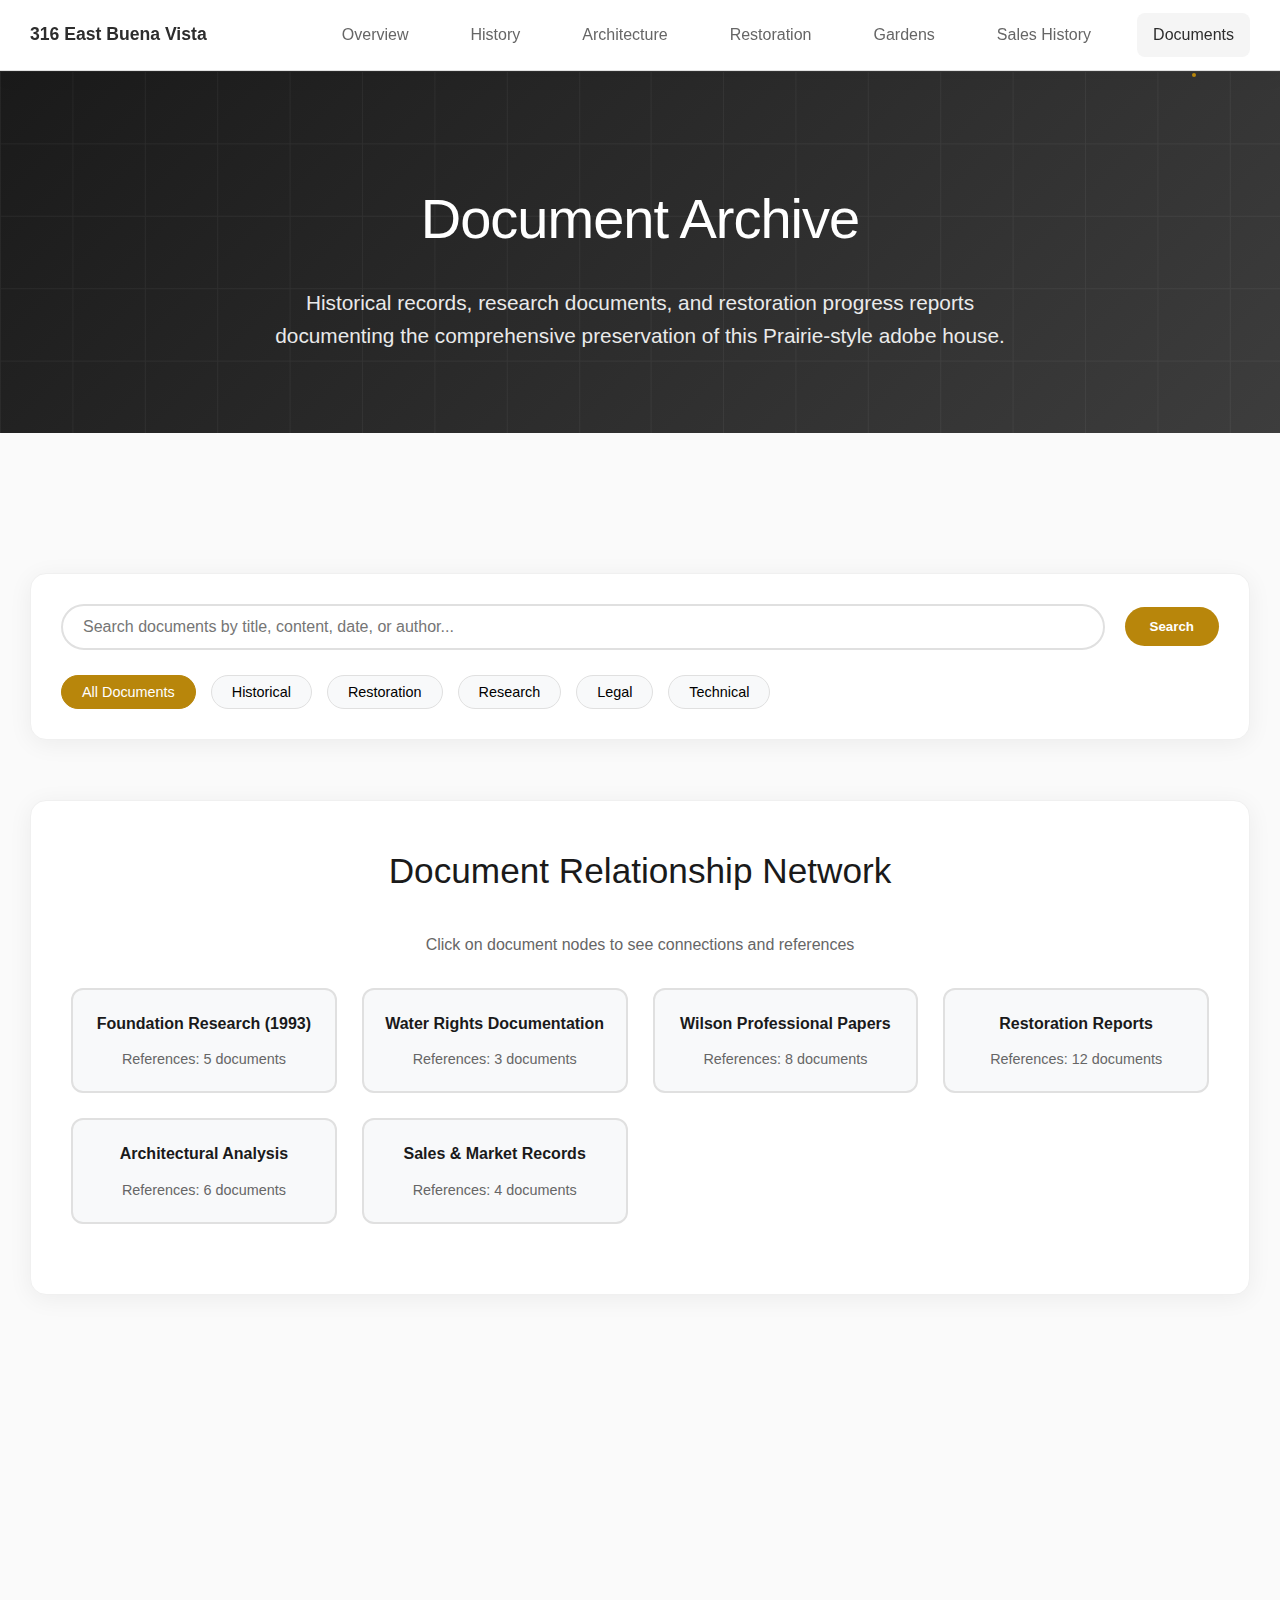
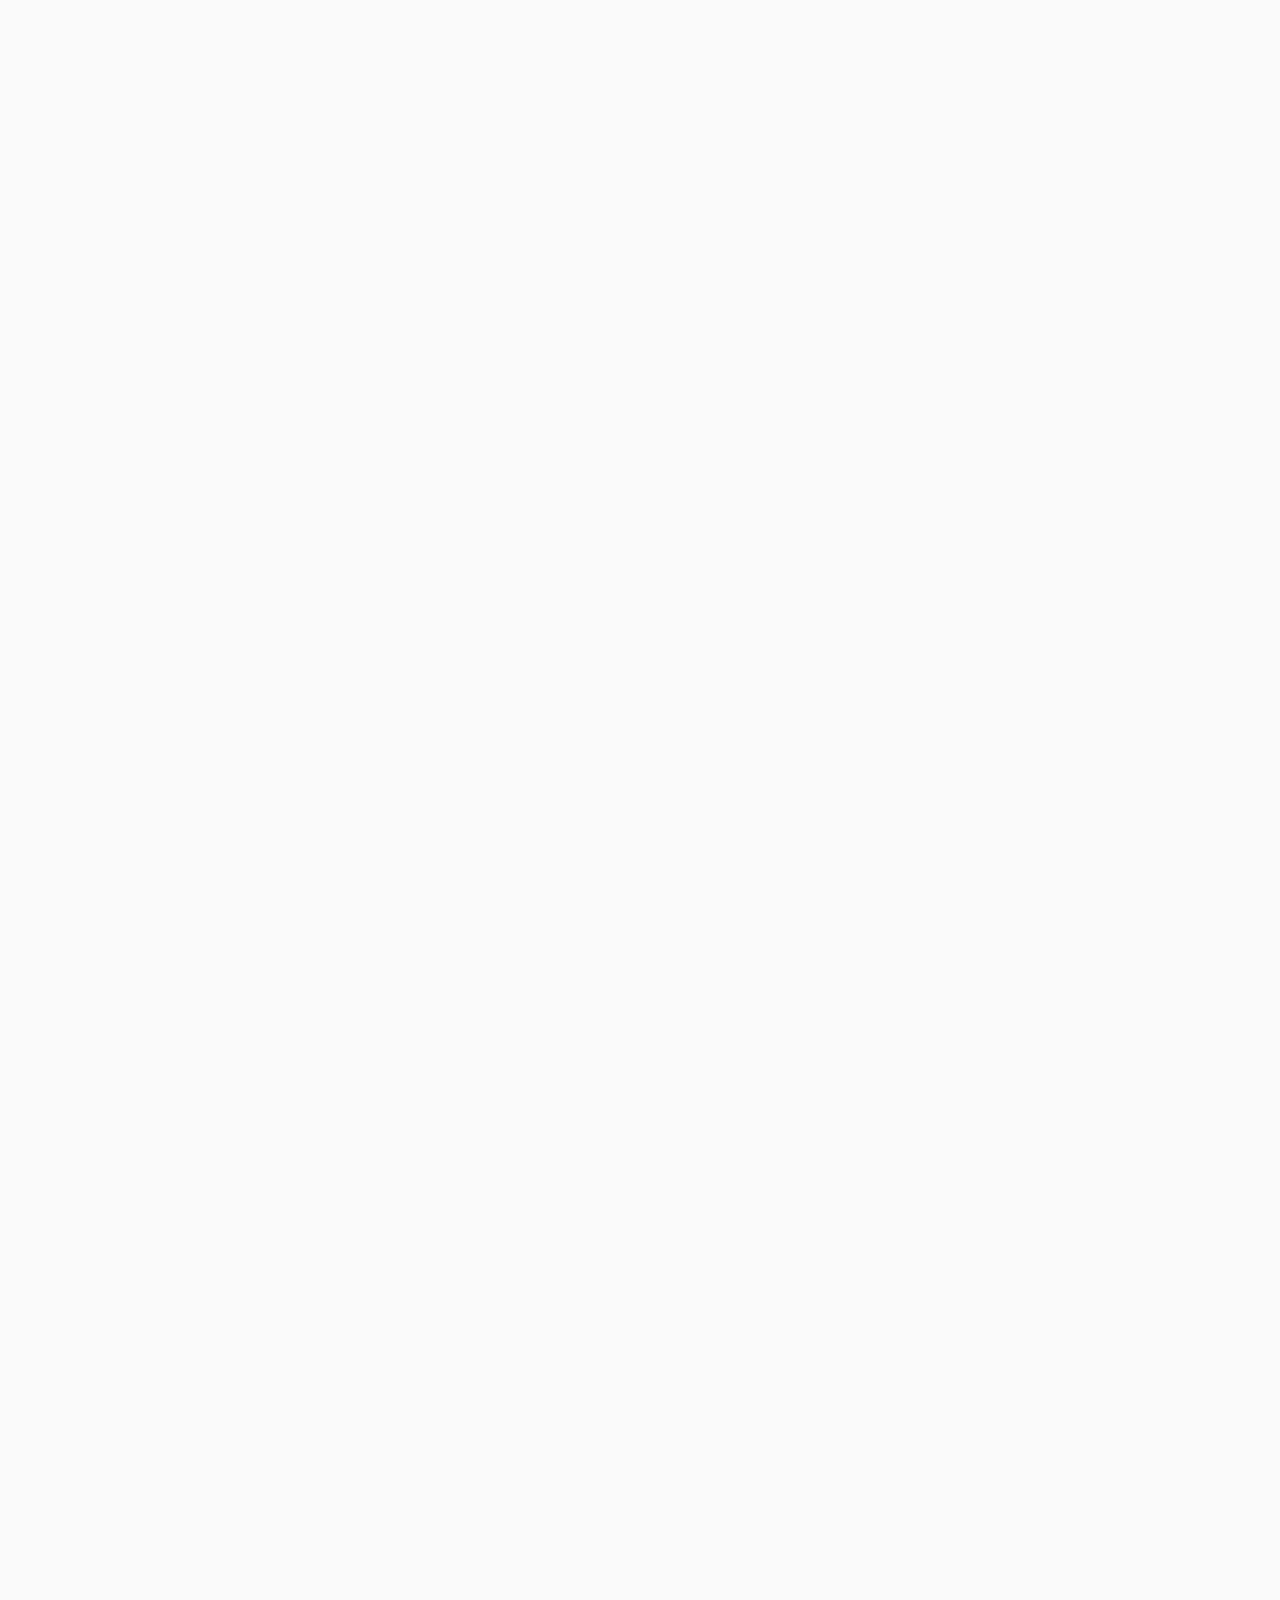
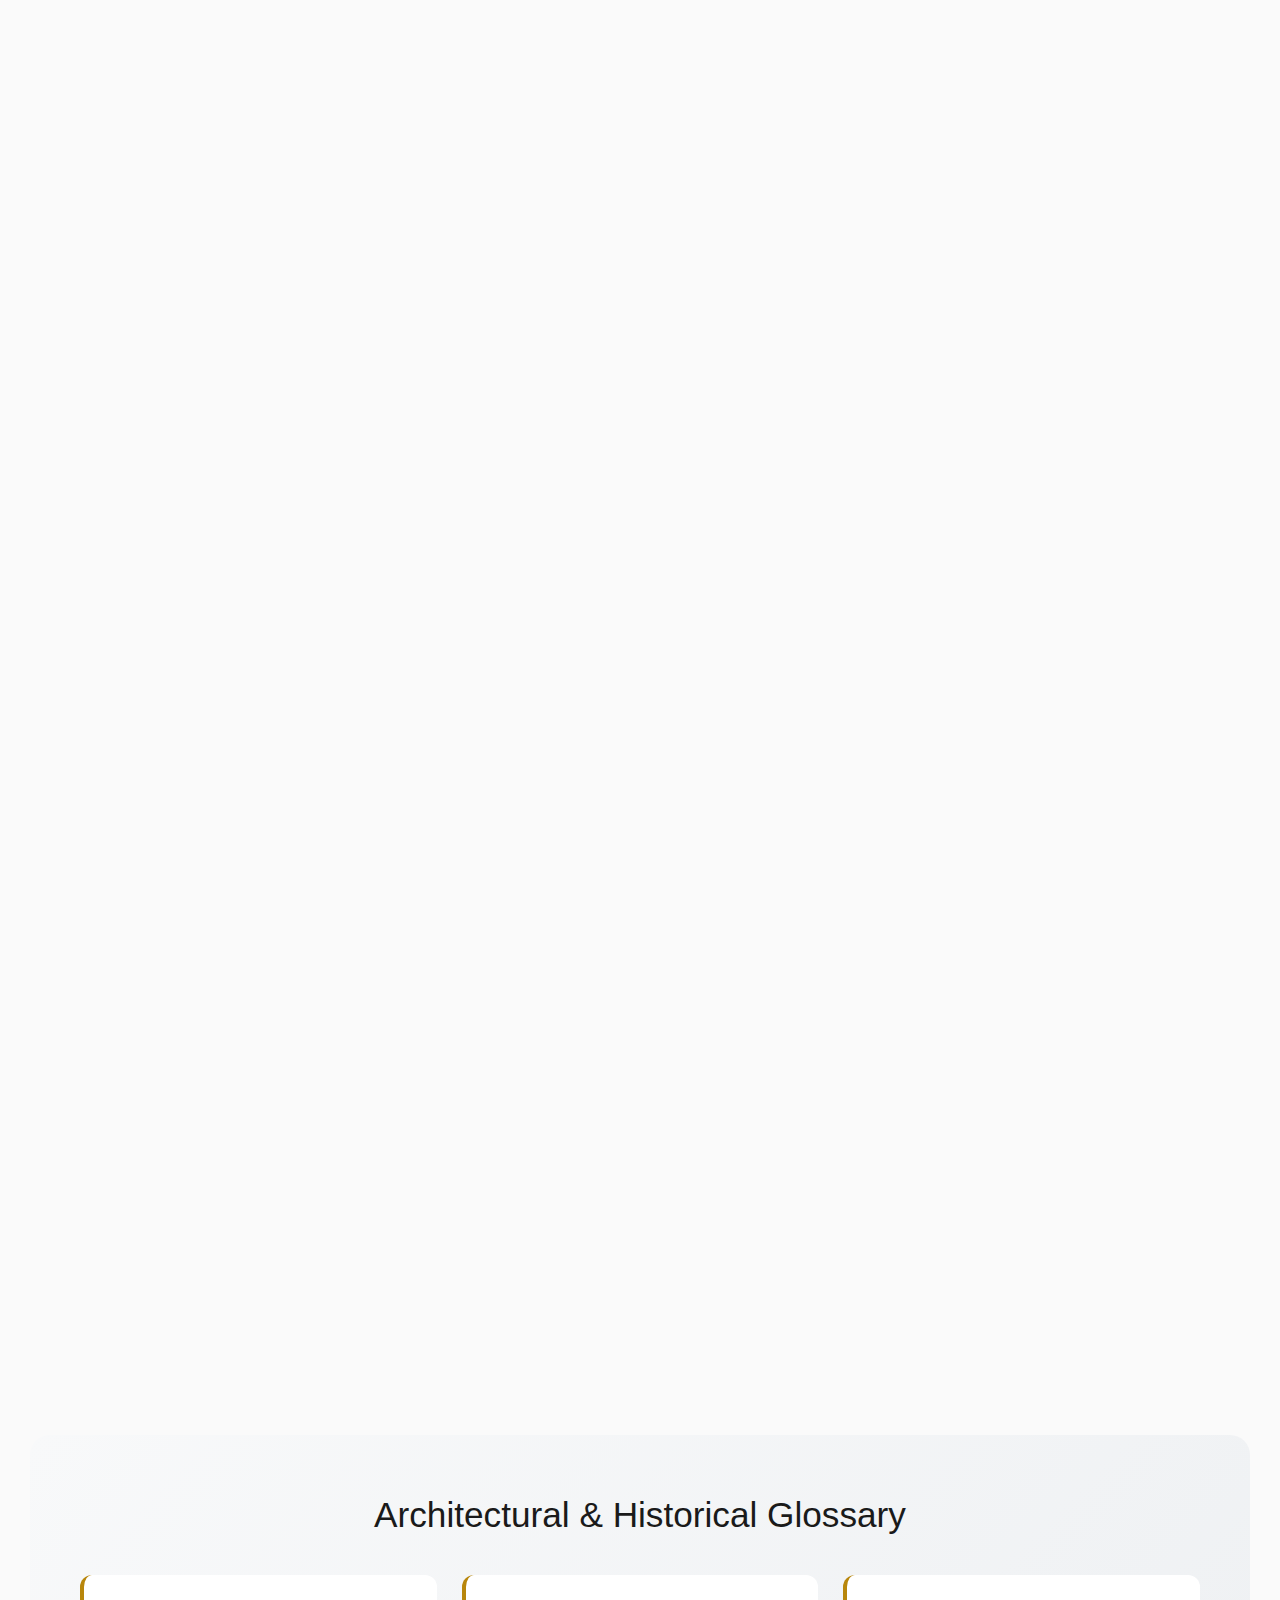
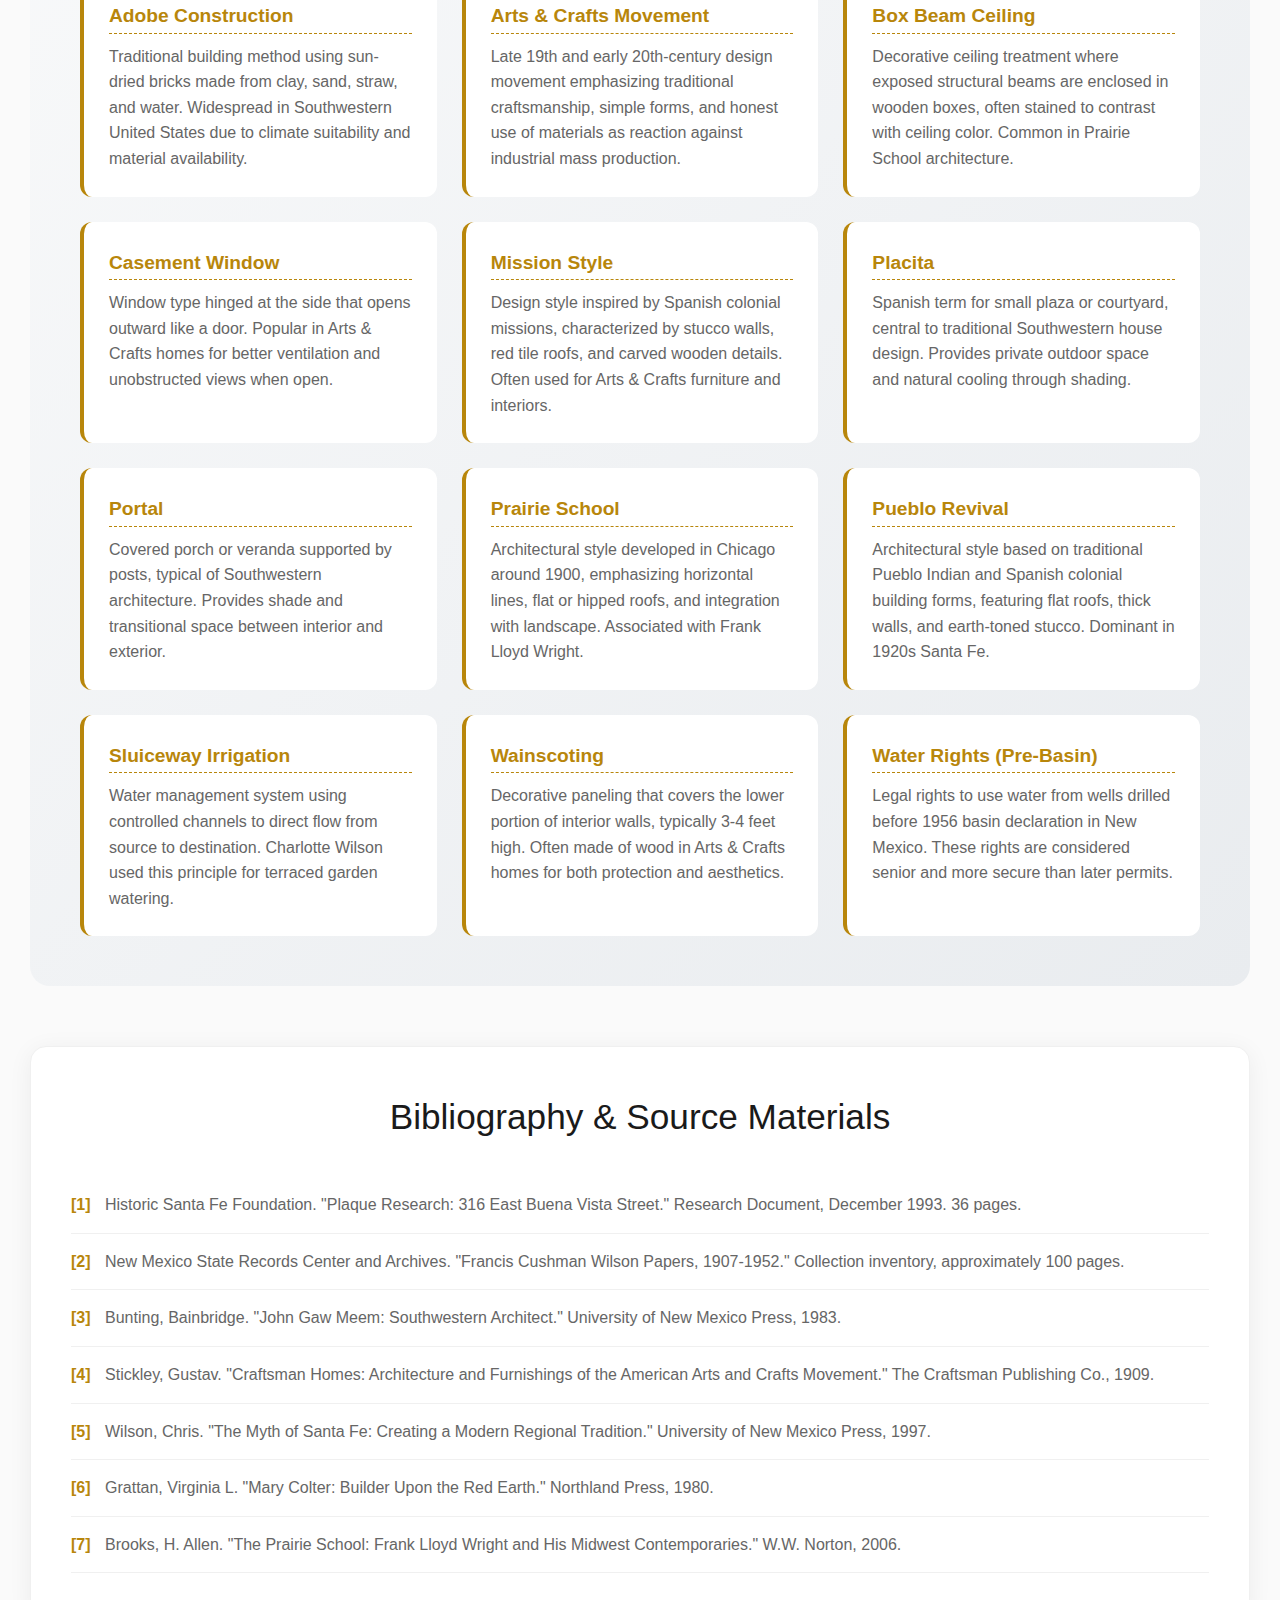
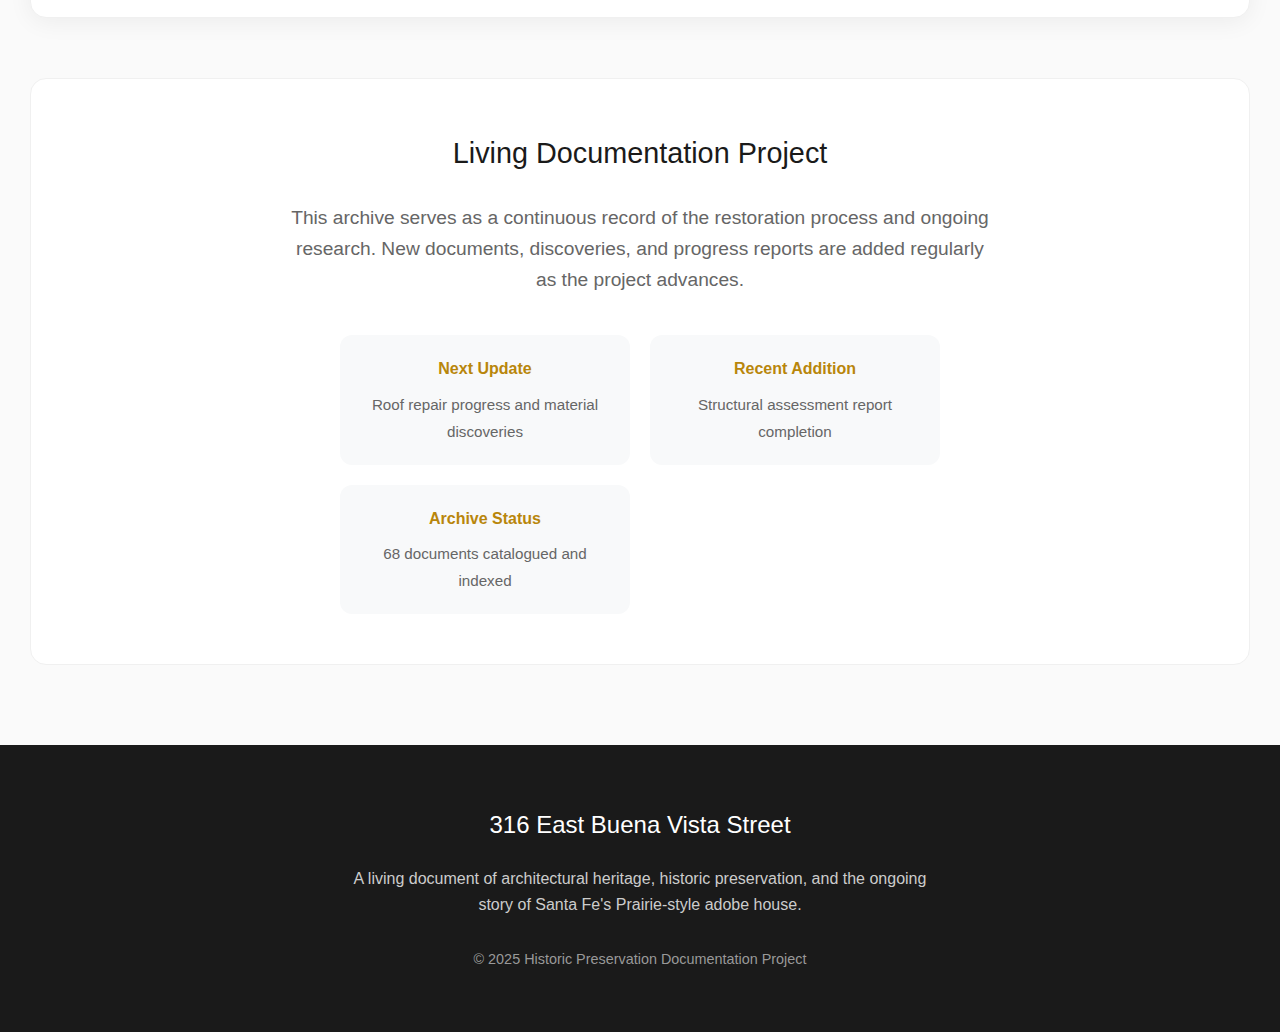
<file: documents.html>
<!DOCTYPE html>
<html lang="en">
<head>
    <meta charset="UTF-8">
    <meta name="viewport" content="width=device-width, initial-scale=1.0">
    <title>Document Archive - 316 East Buena Vista Street</title>
    <meta name="description" content="Historical records, research documents, and restoration progress reports for this historic Santa Fe property">
    <link rel="stylesheet" href="common.css">
</head>
<body>
    <nav class="nav">
        <div class="nav-container">
            <div class="nav-logo">316 East Buena Vista</div>
            <div class="hamburger" onclick="toggleMenu()">
                <span></span>
                <span></span>
                <span></span>
            </div>
            <div class="nav-links" id="navLinks">
                <a href="index.html">Overview</a>
                <a href="history.html">History</a>
                <a href="architecture.html">Architecture</a>
                <a href="restoration.html">Restoration</a>
				<a href="gardens.html">Gardens</a>
                <a href="sales.html">Sales History</a>
                <a href="documents.html" class="active">Documents</a>
            </div>
        </div>
    </nav>
    
    <section class="hero-section">
        <div class="hero-content">
            <h1 class="hero-title">Document Archive</h1>
            <p class="hero-subtitle">Historical records, research documents, and restoration progress reports documenting the comprehensive preservation of this Prairie-style adobe house.</p>
        </div>
    </section>
    
    <section class="section">
        <div class="container">
            <!-- Search and Filter Bar -->
            <div class="search-filter-bar">
                <div class="search-container">
                    <input type="text" class="search-input" placeholder="Search documents by title, content, date, or author..." id="searchInput">
                    <button class="search-button" onclick="performSearch()">Search</button>
                </div>
                <div class="filter-tabs">
                    <button class="filter-tab active" onclick="filterDocuments('all')">All Documents</button>
                    <button class="filter-tab" onclick="filterDocuments('historical')">Historical</button>
                    <button class="filter-tab" onclick="filterDocuments('restoration')">Restoration</button>
                    <button class="filter-tab" onclick="filterDocuments('research')">Research</button>
                    <button class="filter-tab" onclick="filterDocuments('legal')">Legal</button>
                    <button class="filter-tab" onclick="filterDocuments('technical')">Technical</button>
                </div>
            </div>
            
            <!-- Document Relationship Mapping -->
            <div class="relationship-mapping">
                <h2 class="mapping-title">Document Relationship Network</h2>
                <p style="text-align: center; color: #666; margin-bottom: 30px;">Click on document nodes to see connections and references</p>
                
                <div class="relationship-network">
                    <div class="relationship-node" onclick="selectNode('foundation-research')" data-connections="water-rights,wilson-papers,historic-maps">
                        <div class="node-title">Foundation Research (1993)</div>
                        <div class="node-connections">References: 5 documents</div>
                    </div>
                    <div class="relationship-node" onclick="selectNode('water-rights')" data-connections="foundation-research,state-engineer,well-documentation">
                        <div class="node-title">Water Rights Documentation</div>
                        <div class="node-connections">References: 3 documents</div>
                    </div>
                    <div class="relationship-node" onclick="selectNode('wilson-papers')" data-connections="foundation-research,oil-correspondence,legal-documents">
                        <div class="node-title">Wilson Professional Papers</div>
                        <div class="node-connections">References: 8 documents</div>
                    </div>
                    <div class="relationship-node" onclick="selectNode('restoration-reports')" data-connections="condition-assessment,progress-photos,material-analysis">
                        <div class="node-title">Restoration Reports</div>
                        <div class="node-connections">References: 12 documents</div>
                    </div>
                    <div class="relationship-node" onclick="selectNode('architectural-analysis')" data-connections="construction-photos,stickley-plans,prairie-context">
                        <div class="node-title">Architectural Analysis</div>
                        <div class="node-connections">References: 6 documents</div>
                    </div>
                    <div class="relationship-node" onclick="selectNode('sales-records')" data-connections="listing-materials,market-analysis,ownership-transfers">
                        <div class="node-title">Sales & Market Records</div>
                        <div class="node-connections">References: 4 documents</div>
                    </div>
                </div>
                
                <div id="connectionInfo" style="margin-top: 30px; padding: 20px; background: #f8f9fa; border-radius: 12px; display: none;">
                    <h4 style="color: #b8860b; margin-bottom: 10px;">Document Connections</h4>
                    <p id="connectionDetails" style="color: #666;"></p>
                </div>
            </div>
            
            <!-- Historical Documents -->
            <div class="category-section" data-category="historical">
                <h2 class="category-title">Historical Documents</h2>
                <p class="category-description">Primary source materials, archival research, and foundational documentation spanning over a century of property history.</p>
                
                <div class="document-cards">
                    <div class="document-card" onclick="previewDocument('foundation-research-1993')">
                        <div class="document-meta">Foundation Research</div>
                        <h4 class="document-title">Historic Santa Fe Foundation Plaque Research</h4>
                        <p class="document-description">Comprehensive 36-page research document compiled in 1993, providing detailed biographical information on Francis and Charlotte Wilson, architectural analysis, and property history through the Federici era.</p>
                        <div class="document-details">
                            <span>December 1993</span>
                            <span class="status-badge status-complete">Complete</span>
                        </div>
                        <div class="document-actions">
                            <button class="doc-button" onclick="event.stopPropagation(); downloadDocument('foundation-research-1993')">Download</button>
                            <button class="doc-button secondary" onclick="event.stopPropagation(); shareDocument('foundation-research-1993')">Share</button>
                        </div>
                    </div>
                    
                    <div class="document-card" onclick="previewDocument('water-rights-2008')">
                        <div class="document-meta">Water Rights</div>
                        <h4 class="document-title">Water Rights Engineering Memo</h4>
                        <p class="document-description">Technical analysis confirming pre-basin well status, production capacity assessment at 15-20 GPM, and legal documentation of historic water rights predating 1956 basin declaration.</p>
                        <div class="document-details">
                            <span>August 2008</span>
                            <span class="status-badge status-complete">Complete</span>
                        </div>
                        <div class="document-actions">
                            <button class="doc-button" onclick="event.stopPropagation(); downloadDocument('water-rights-2008')">Download</button>
                            <button class="doc-button secondary" onclick="event.stopPropagation(); shareDocument('water-rights-2008')">Share</button>
                        </div>
                    </div>
                    
                    <div class="document-card" onclick="previewDocument('ownership-history')">
                        <div class="document-meta">Ownership History</div>
                        <h4 class="document-title">Chain of Title Documentation</h4>
                        <p class="document-description">Complete ownership chronology from original construction (1909-1910) through current ownership (2025), including detailed information on all resident families and property transfers.</p>
                        <div class="document-details">
                            <span>1909-2025</span>
                            <span class="status-badge status-complete">Complete</span>
                        </div>
                        <div class="document-actions">
                            <button class="doc-button" onclick="event.stopPropagation(); downloadDocument('ownership-history')">Download</button>
                            <button class="doc-button secondary" onclick="event.stopPropagation(); shareDocument('ownership-history')">Share</button>
                        </div>
                    </div>
                    
                    <div class="document-card" onclick="previewDocument('wilson-papers')">
                        <div class="document-meta">State Archives</div>
                        <h4 class="document-title">Francis Wilson Professional Papers</h4>
                        <p class="document-description">Extensive collection at State Records Center and Archives, with inventory occupying nearly 100 pages. Contains legal documents, correspondence, and business records spanning his New Mexico career.</p>
                        <div class="document-details">
                            <span>1907-1952</span>
                            <span class="status-badge status-complete">Archived</span>
                        </div>
                        <div class="document-actions">
                            <button class="doc-button" onclick="event.stopPropagation(); downloadDocument('wilson-papers')">Access</button>
                            <button class="doc-button secondary" onclick="event.stopPropagation(); shareDocument('wilson-papers')">Share</button>
                        </div>
                    </div>
                    
                    <div class="document-card" onclick="previewDocument('historic-maps-1912')">
                        <div class="document-meta">Historic Maps</div>
                        <h4 class="document-title">1912 Nat King Survey Maps</h4>
                        <p class="document-description">Original city planning documents showing property boundaries, Acequia Madre location, and early Santa Fe urban development patterns in the East Buena Vista area.</p>
                        <div class="document-details">
                            <span>1912</span>
                            <span class="status-badge status-complete">Archived</span>
                        </div>
                        <div class="document-actions">
                            <button class="doc-button" onclick="event.stopPropagation(); downloadDocument('historic-maps-1912')">Download</button>
                            <button class="doc-button secondary" onclick="event.stopPropagation(); shareDocument('historic-maps-1912')">Share</button>
                        </div>
                    </div>
                    
                    <div class="document-card" onclick="previewDocument('water-survey-1914')">
                        <div class="document-meta">Water History</div>
                        <h4 class="document-title">1914 State Engineer Survey</h4>
                        <p class="document-description">Early water rights documentation and irrigation system records, including references to the Cross Orchard and original well installation predating territorial water regulations.</p>
                        <div class="document-details">
                            <span>1914</span>
                            <span class="status-badge status-complete">Archived</span>
                        </div>
                        <div class="document-actions">
                            <button class="doc-button" onclick="event.stopPropagation(); downloadDocument('water-survey-1914')">Download</button>
                            <button class="doc-button secondary" onclick="event.stopPropagation(); shareDocument('water-survey-1914')">Share</button>
                        </div>
                    </div>
                </div>
            </div>
            
            <!-- Restoration Documentation -->
            <div class="category-section" data-category="restoration">
                <h2 class="category-title">Restoration Documentation</h2>
                <p class="category-description">Contemporary documentation of preservation efforts, structural assessments, and restoration progress from 2025 onwards.</p>
                
                <div class="document-cards">
                    <div class="document-card" onclick="previewDocument('condition-report-2025')">
                        <div class="document-meta">Structural Assessment</div>
                        <h4 class="document-title">Comprehensive Condition Report</h4>
                        <p class="document-description">Professional evaluation of water damage, structural integrity assessment, and documentation of original construction methods visible in unfinished areas. Includes engineering recommendations for preservation.</p>
                        <div class="document-details">
                            <span>January 2025</span>
                            <span class="status-badge status-complete">Complete</span>
                        </div>
                        <div class="document-actions">
                            <button class="doc-button" onclick="event.stopPropagation(); downloadDocument('condition-report-2025')">Download</button>
                            <button class="doc-button secondary" onclick="event.stopPropagation(); shareDocument('condition-report-2025')">Share</button>
                        </div>
                    </div>
                    
                    <div class="document-card" onclick="previewDocument('photo-archive')">
                        <div class="document-meta">Visual Documentation</div>
                        <h4 class="document-title">Pre-Restoration Photo Archive</h4>
                        <p class="document-description">Systematic photographic documentation of all rooms, architectural details, water damage, and existing conditions before restoration work begins. High-resolution imagery for future reference.</p>
                        <div class="document-details">
                            <span>Ongoing</span>
                            <span class="status-badge status-progress">In Progress</span>
                        </div>
                        <div class="document-actions">
                            <button class="doc-button" onclick="event.stopPropagation(); downloadDocument('photo-archive')">Access</button>
                            <button class="doc-button secondary" onclick="event.stopPropagation(); shareDocument('photo-archive')">Share</button>
                        </div>
                    </div>
                    
                    <div class="document-card" onclick="previewDocument('conservation-plan')">
                        <div class="document-meta">Conservation Plan</div>
                        <h4 class="document-title">Material Analysis & Conservation Strategy</h4>
                        <p class="document-description">Analysis of original materials, paint layers, and construction techniques. Development of conservation protocols that preserve historic fabric while addressing structural needs.</p>
                        <div class="document-details">
                            <span>In Development</span>
                            <span class="status-badge status-progress">In Progress</span>
                        </div>
                        <div class="document-actions">
                            <button class="doc-button" onclick="event.stopPropagation(); downloadDocument('conservation-plan')">Preview</button>
                            <button class="doc-button secondary" onclick="event.stopPropagation(); shareDocument('conservation-plan')">Share</button>
                        </div>
                    </div>
                    
                    <div class="document-card" onclick="previewDocument('garden-restoration')">
                        <div class="document-meta">Landscape Architecture</div>
                        <h4 class="document-title">Garden Restoration Design</h4>
                        <p class="document-description">Detailed plans for restoring Charlotte Wilson's terraced garden design, incorporating historic sluiceway irrigation principles with modern water-efficient technologies.</p>
                        <div class="document-details">
                            <span>Planning Phase</span>
                            <span class="status-badge status-planned">Planned</span>
                        </div>
                        <div class="document-actions">
                            <button class="doc-button" onclick="event.stopPropagation(); downloadDocument('garden-restoration')">Preview</button>
                            <button class="doc-button secondary" onclick="event.stopPropagation(); shareDocument('garden-restoration')">Share</button>
                        </div>
                    </div>
                    
                    <div class="document-card" onclick="previewDocument('progress-reports')">
                        <div class="document-meta">Progress Tracking</div>
                        <h4 class="document-title">Weekly Restoration Reports</h4>
                        <p class="document-description">Regular documentation of restoration progress, discoveries, challenges, and solutions. Includes contractor reports, material sourcing, and preservation technique documentation.</p>
                        <div class="document-details">
                            <span>Starting Soon</span>
                            <span class="status-badge status-planned">Planned</span>
                        </div>
                        <div class="document-actions">
                            <button class="doc-button" onclick="event.stopPropagation(); downloadDocument('progress-reports')">Access</button>
                            <button class="doc-button secondary" onclick="event.stopPropagation(); shareDocument('progress-reports')">Share</button>
                        </div>
                    </div>
                    
                    <div class="document-card" onclick="previewDocument('discoveries-log')">
                        <div class="document-meta">Discovery Documentation</div>
                        <h4 class="document-title">Restoration Findings Log</h4>
                        <p class="document-description">Real-time documentation of discoveries made during restoration work, including hidden architectural elements, original finishes, and construction details revealed during the process.</p>
                        <div class="document-details">
                            <span>As Discovered</span>
                            <span class="status-badge status-progress">Ongoing</span>
                        </div>
                        <div class="document-actions">
                            <button class="doc-button" onclick="event.stopPropagation(); downloadDocument('discoveries-log')">View Latest</button>
                            <button class="doc-button secondary" onclick="event.stopPropagation(); shareDocument('discoveries-log')">Share</button>
                        </div>
                    </div>
                </div>
            </div>
            
            <!-- Research & Analysis -->
            <div class="category-section" data-category="research">
                <h2 class="category-title">Research & Analysis</h2>
                <p class="category-description">Academic research, architectural analysis, and contextual studies placing the property within broader historical and architectural frameworks.</p>
                
                <div class="document-cards">
                    <div class="document-card" onclick="previewDocument('prairie-school-study')">
                        <div class="document-meta">Architectural Context</div>
                        <h4 class="document-title">Prairie School in the Southwest Study</h4>
                        <p class="document-description">Analysis of the Wilson House within the context of Arts & Crafts movement adaptation to Southwestern materials and climate, comparing with contemporary Prairie School examples.</p>
                        <div class="document-details">
                            <span>In Development</span>
                            <span class="status-badge status-progress">Research Phase</span>
                        </div>
                        <div class="document-actions">
                            <button class="doc-button" onclick="event.stopPropagation(); downloadDocument('prairie-school-study')">Preview</button>
                            <button class="doc-button secondary" onclick="event.stopPropagation(); shareDocument('prairie-school-study')">Share</button>
                        </div>
                    </div>
                    
                    <div class="document-card" onclick="previewDocument('wilson-biography')">
                        <div class="document-meta">Biography</div>
                        <h4 class="document-title">Francis Wilson Legal Career Analysis</h4>
                        <p class="document-description">Comprehensive study of Wilson's contributions to New Mexico law, particularly water rights, Pueblo land issues, and territorial-to-statehood legal transition.</p>
                        <div class="document-details">
                            <span>Research Phase</span>
                            <span class="status-badge status-progress">In Progress</span>
                        </div>
                        <div class="document-actions">
                            <button class="doc-button" onclick="event.stopPropagation(); downloadDocument('wilson-biography')">Preview</button>
                            <button class="doc-button secondary" onclick="event.stopPropagation(); shareDocument('wilson-biography')">Share</button>
                        </div>
                    </div>
                    
                    <div class="document-card" onclick="previewDocument('cultural-history')">
                        <div class="document-meta">Cultural History</div>
                        <h4 class="document-title">Santa Fe Social History 1910-1950</h4>
                        <p class="document-description">Study of the Wilson House's role in Santa Fe's cultural and social development, including its connection to arts organizations, political activities, and community leadership.</p>
                        <div class="document-details">
                            <span>Planning</span>
                            <span class="status-badge status-planned">Planned</span>
                        </div>
                        <div class="document-actions">
                            <button class="doc-button" onclick="event.stopPropagation(); downloadDocument('cultural-history')">Outline</button>
                            <button class="doc-button secondary" onclick="event.stopPropagation(); shareDocument('cultural-history')">Share</button>
                        </div>
                    </div>
                    
                    <div class="document-card" onclick="previewDocument('construction-study')">
                        <div class="document-meta">Construction Techniques</div>
                        <h4 class="document-title">Early 20th Century Adobe Construction Study</h4>
                        <p class="document-description">Technical analysis of construction methods revealed during restoration, contributing to understanding of transitional adobe building techniques in territorial New Mexico.</p>
                        <div class="document-details">
                            <span>Documentation Phase</span>
                            <span class="status-badge status-progress">In Progress</span>
                        </div>
                        <div class="document-actions">
                            <button class="doc-button" onclick="event.stopPropagation(); downloadDocument('construction-study')">Preview</button>
                            <button class="doc-button secondary" onclick="event.stopPropagation(); shareDocument('construction-study')">Share</button>
                        </div>
                    </div>
                </div>
            </div>
            
            <!-- Glossary Section -->
            <div class="glossary-section">
                <h2 class="glossary-title">Architectural & Historical Glossary</h2>
                <div class="glossary-grid">
                    <div class="glossary-item">
                        <div class="glossary-term">Adobe Construction</div>
                        <div class="glossary-definition">Traditional building method using sun-dried bricks made from clay, sand, straw, and water. Widespread in Southwestern United States due to climate suitability and material availability.</div>
                    </div>
                    
                    <div class="glossary-item">
                        <div class="glossary-term">Arts & Crafts Movement</div>
                        <div class="glossary-definition">Late 19th and early 20th-century design movement emphasizing traditional craftsmanship, simple forms, and honest use of materials as reaction against industrial mass production.</div>
                    </div>
                    
                    <div class="glossary-item">
                        <div class="glossary-term">Box Beam Ceiling</div>
                        <div class="glossary-definition">Decorative ceiling treatment where exposed structural beams are enclosed in wooden boxes, often stained to contrast with ceiling color. Common in Prairie School architecture.</div>
                    </div>
                    
                    <div class="glossary-item">
                        <div class="glossary-term">Casement Window</div>
                        <div class="glossary-definition">Window type hinged at the side that opens outward like a door. Popular in Arts & Crafts homes for better ventilation and unobstructed views when open.</div>
                    </div>
                    
                    <div class="glossary-item">
                        <div class="glossary-term">Mission Style</div>
                        <div class="glossary-definition">Design style inspired by Spanish colonial missions, characterized by stucco walls, red tile roofs, and carved wooden details. Often used for Arts & Crafts furniture and interiors.</div>
                    </div>
                    
                    <div class="glossary-item">
                        <div class="glossary-term">Placita</div>
                        <div class="glossary-definition">Spanish term for small plaza or courtyard, central to traditional Southwestern house design. Provides private outdoor space and natural cooling through shading.</div>
                    </div>
                    
                    <div class="glossary-item">
                        <div class="glossary-term">Portal</div>
                        <div class="glossary-definition">Covered porch or veranda supported by posts, typical of Southwestern architecture. Provides shade and transitional space between interior and exterior.</div>
                    </div>
                    
                    <div class="glossary-item">
                        <div class="glossary-term">Prairie School</div>
                        <div class="glossary-definition">Architectural style developed in Chicago around 1900, emphasizing horizontal lines, flat or hipped roofs, and integration with landscape. Associated with Frank Lloyd Wright.</div>
                    </div>
                    
                    <div class="glossary-item">
                        <div class="glossary-term">Pueblo Revival</div>
                        <div class="glossary-definition">Architectural style based on traditional Pueblo Indian and Spanish colonial building forms, featuring flat roofs, thick walls, and earth-toned stucco. Dominant in 1920s Santa Fe.</div>
                    </div>
                    
                    <div class="glossary-item">
                        <div class="glossary-term">Sluiceway Irrigation</div>
                        <div class="glossary-definition">Water management system using controlled channels to direct flow from source to destination. Charlotte Wilson used this principle for terraced garden watering.</div>
                    </div>
                    
                    <div class="glossary-item">
                        <div class="glossary-term">Wainscoting</div>
                        <div class="glossary-definition">Decorative paneling that covers the lower portion of interior walls, typically 3-4 feet high. Often made of wood in Arts & Crafts homes for both protection and aesthetics.</div>
                    </div>
                    
                    <div class="glossary-item">
                        <div class="glossary-term">Water Rights (Pre-Basin)</div>
                        <div class="glossary-definition">Legal rights to use water from wells drilled before 1956 basin declaration in New Mexico. These rights are considered senior and more secure than later permits.</div>
                    </div>
                </div>
            </div>
            
            <!-- Bibliography Section -->
            <div class="bibliography">
                <h2 class="bibliography-title">Bibliography & Source Materials</h2>
                <div class="bibliography-list">
                    <div class="bibliography-item">
                        <span class="citation-number">[1]</span>
                        Historic Santa Fe Foundation. "Plaque Research: 316 East Buena Vista Street." Research Document, December 1993. 36 pages.
                    </div>
                    <div class="bibliography-item">
                        <span class="citation-number">[2]</span>
                        New Mexico State Records Center and Archives. "Francis Cushman Wilson Papers, 1907-1952." Collection inventory, approximately 100 pages.
                    </div>
                    <div class="bibliography-item">
                        <span class="citation-number">[3]</span>
                        Bunting, Bainbridge. "John Gaw Meem: Southwestern Architect." University of New Mexico Press, 1983.
                    </div>
                    <div class="bibliography-item">
                        <span class="citation-number">[4]</span>
                        Stickley, Gustav. "Craftsman Homes: Architecture and Furnishings of the American Arts and Crafts Movement." The Craftsman Publishing Co., 1909.
                    </div>
                    <div class="bibliography-item">
                        <span class="citation-number">[5]</span>
                        Wilson, Chris. "The Myth of Santa Fe: Creating a Modern Regional Tradition." University of New Mexico Press, 1997.
                    </div>
                    <div class="bibliography-item">
                        <span class="citation-number">[6]</span>
                        Grattan, Virginia L. "Mary Colter: Builder Upon the Red Earth." Northland Press, 1980.
                    </div>
                    <div class="bibliography-item">
                        <span class="citation-number">[7]</span>
                        Brooks, H. Allen. "The Prairie School: Frank Lloyd Wright and His Midwest Contemporaries." W.W. Norton, 2006.
                    </div>
                    <div class="bibliography-item">
                        <span class="citation-number">[8]</span>
                        BG Services, LLC. "Water Rights Engineering Memo: 316 East Buena Vista Street." Technical Report, August 2008.
                    </div>
                    <div class="bibliography-item">
                        <span class="citation-number">[9]</span>
                        Nat King Survey Maps. "Santa Fe City Planning Documents." City of Santa Fe Archives, 1912.
                    </div>
                    <div class="bibliography-item">
                        <span class="citation-number">[10]</span>
                        New Mexico State Engineer Office. "Water Rights Survey Records." State Archives, 1914.
                    </div>
                    <div class="bibliography-item">
                        <span class="citation-number">[11]</span>
                        Comprehensive Condition Assessment. "316 East Buena Vista Structural Evaluation." Engineering Report, January 2025.
                    </div>
                    <div class="bibliography-item">
                        <span class="citation-number">[12]</span>
                        Santa Fe County Assessor. "Property Records and Ownership History." Tax Assessment Documents, 1910-2025.
                    </div>
                </div>
            </div>
            
            <!-- Living Documentation Notice -->
            <div style="background: white; padding: 50px; border-radius: 16px; margin-top: 60px; text-align: center; border: 1px solid #f0f0f0;">
                <h3 style="color: #1a1a1a; margin-bottom: 25px; font-size: 1.8em; font-weight: 400;">Living Documentation Project</h3>
                <p style="color: #666; font-size: 1.2em; line-height: 1.6; max-width: 700px; margin: 0 auto 30px;">This archive serves as a continuous record of the restoration process and ongoing research. New documents, discoveries, and progress reports are added regularly as the project advances.</p>
                
                <div style="display: grid; grid-template-columns: repeat(auto-fit, minmax(200px, 1fr)); gap: 20px; margin-top: 40px; max-width: 600px; margin-left: auto; margin-right: auto;">
                    <div style="padding: 20px; background: #f8f9fa; border-radius: 12px;">
                        <strong style="color: #b8860b; display: block; margin-bottom: 8px;">Next Update</strong>
                        <span style="color: #666; font-size: 0.95em;">Roof repair progress and material discoveries</span>
                    </div>
                    <div style="padding: 20px; background: #f8f9fa; border-radius: 12px;">
                        <strong style="color: #b8860b; display: block; margin-bottom: 8px;">Recent Addition</strong>
                        <span style="color: #666; font-size: 0.95em;">Structural assessment report completion</span>
                    </div>
                    <div style="padding: 20px; background: #f8f9fa; border-radius: 12px;">
                        <strong style="color: #b8860b; display: block; margin-bottom: 8px;">Archive Status</strong>
                        <span style="color: #666; font-size: 0.95em;">68 documents catalogued and indexed</span>
                    </div>
                </div>
            </div>
        </div>
    </section>
    
    <!-- Preview Modal -->
    <div class="preview-modal" id="previewModal">
        <div class="preview-content">
            <span class="preview-close" onclick="closePreview()">&times;</span>
            <div class="preview-header">
                <h3 class="preview-title" id="previewTitle">Document Title</h3>
                <p class="preview-meta" id="previewMeta">Document metadata</p>
            </div>
            <div class="preview-body" id="previewBody">
                Document content will appear here...
            </div>
        </div>
    </div>
    
    <footer class="footer">
        <div class="footer-content">
            <h3 class="footer-title">316 East Buena Vista Street</h3>
            <p class="footer-description">A living document of architectural heritage, historic preservation, and the ongoing story of Santa Fe's Prairie-style adobe house.</p>
            <p style="margin-top: 30px; color: #999; font-size: 0.9em;">© 2025 Historic Preservation Documentation Project</p>
        </div>
    </footer>
    
    <script>
        function toggleMenu() {
            const navLinks = document.getElementById('navLinks');
            navLinks.classList.toggle('active');
        }
        
        // Search functionality
        function performSearch() {
            const searchTerm = document.getElementById('searchInput').value.toLowerCase();
            const cards = document.querySelectorAll('.document-card');
            let resultsFound = 0;
            
            cards.forEach(card => {
                const title = card.querySelector('.document-title').textContent.toLowerCase();
                const description = card.querySelector('.document-description').textContent.toLowerCase();
                const meta = card.querySelector('.document-meta').textContent.toLowerCase();
                
                if (title.includes(searchTerm) || description.includes(searchTerm) || meta.includes(searchTerm) || searchTerm === '') {
                    card.style.display = 'block';
                    resultsFound++;
                } else {
                    card.style.display = 'none';
                }
            });
            
            // Show search results count
            const searchButton = document.querySelector('.search-button');
            const originalText = 'Search';
            if (searchTerm) {
                searchButton.textContent = `${resultsFound} found`;
                setTimeout(() => {
                    searchButton.textContent = originalText;
                }, 2000);
            }
        }
        
        // Filter functionality
        function filterDocuments(category) {
            const sections = document.querySelectorAll('.category-section');
            const filters = document.querySelectorAll('.filter-tab');
            
            // Update active filter
            filters.forEach(filter => filter.classList.remove('active'));
            event.target.classList.add('active');
            
            // Show/hide sections
            sections.forEach(section => {
                if (category === 'all' || section.dataset.category === category) {
                    section.style.display = 'block';
                } else {
                    section.style.display = 'none';
                }
            });
            
            // Clear search if active
            document.getElementById('searchInput').value = '';
            const cards = document.querySelectorAll('.document-card');
            cards.forEach(card => card.style.display = 'block');
        }
        
        // Document relationship mapping
        function selectNode(nodeId) {
            const nodes = document.querySelectorAll('.relationship-node');
            const selectedNode = event.target.closest('.relationship-node');
            const connectionInfo = document.getElementById('connectionInfo');
            const connectionDetails = document.getElementById('connectionDetails');
            
            // Clear previous selections
            nodes.forEach(node => node.classList.remove('selected'));
            
            // Select clicked node
            selectedNode.classList.add('selected');
            
            // Show connections
            const connections = selectedNode.dataset.connections.split(',');
            connectionDetails.textContent = `This document references and is referenced by: ${connections.join(', ')}. Click on other nodes to explore the full relationship network.`;
            connectionInfo.style.display = 'block';
            
            // Highlight connected nodes
            connections.forEach(connId => {
                const connectedNode = document.querySelector(`[onclick*="${connId}"]`);
                if (connectedNode) {
                    connectedNode.style.border = '2px solid #b8860b';
                    setTimeout(() => {
                        connectedNode.style.border = '2px solid #e0e0e0';
                    }, 3000);
                }
            });
        }
        
        // Document preview functionality
        const documentPreviews = {
            'foundation-research-1993': {
                title: 'Historic Santa Fe Foundation Plaque Research',
                meta: 'December 1993 • Historical Research • 36 pages',
                content: `
                    <h4>Executive Summary</h4>
                    <p>This comprehensive research document provides detailed biographical information on Francis and Charlotte Wilson, architectural analysis of their Prairie-style adobe house, and complete property history through the Federici era. The research was commissioned for Historic Santa Fe Foundation plaque designation and represents the most thorough documentation of the property available.</p>
                    
                    <h4>Key Findings</h4>
                    <ul style="margin: 20px 0; padding-left: 20px;">
                        <li>Francis Wilson designed the house himself, adapting Prairie School principles to adobe construction</li>
                        <li>The house represents a unique architectural fusion rare in Santa Fe's building history</li>
                        <li>Charlotte Wilson's gardens were considered among the finest in Santa Fe during the 1920s-1940s</li>
                        <li>The property has maintained remarkable architectural integrity despite multiple ownership changes</li>
                    </ul>
                    
                    <h4>Research Methodology</h4>
                    <p>Primary sources included Wilson family correspondence, newspaper articles, city records, and oral histories from community members who knew the family. Architectural analysis was conducted through site visits and comparison with contemporary Prairie School examples.</p>
                `
            },
            'water-rights-2008': {
                title: 'Water Rights Engineering Memo',
                meta: 'August 2008 • Technical Report • BG Services LLC',
                content: `
                    <h4>Well Assessment Summary</h4>
                    <p>Engineering evaluation confirms the well at 316 East Buena Vista Street predates the 1956 basin declaration, qualifying it for pre-basin water rights status under New Mexico water law.</p>
                    
                    <h4>Technical Specifications</h4>
                    <ul style="margin: 20px 0; padding-left: 20px;">
                        <li><strong>Production Capacity:</strong> 15-20 gallons per minute (GPM)</li>
                        <li><strong>Well Depth:</strong> Approximately 180 feet</li>
                        <li><strong>Water Quality:</strong> Suitable for domestic and irrigation use</li>
                        <li><strong>Historical Status:</strong> Originally drilled for Cross Orchard operation</li>
                    </ul>
                    
                    <h4>Legal Status</h4>
                    <p>This well qualifies for pre-basin water rights, providing significant legal and economic value to the property. These rights are senior to later permits and carry substantial security in New Mexico's water allocation system.</p>
                `
            }
        };
        
        function previewDocument(docId) {
            const preview = documentPreviews[docId];
            if (preview) {
                document.getElementById('previewTitle').textContent = preview.title;
                document.getElementById('previewMeta').textContent = preview.meta;
                document.getElementById('previewBody').innerHTML = preview.content;
                document.getElementById('previewModal').classList.add('active');
                document.body.style.overflow = 'hidden';
            } else {
                alert(`Preview for document "${docId}" is being prepared. Full preview functionality will be available soon.`);
            }
        }
        
        function closePreview() {
            document.getElementById('previewModal').classList.remove('active');
            document.body.style.overflow = 'auto';
        }
        
        // Document actions
        function downloadDocument(docId) {
            alert(`Downloading document: ${docId}\n\nIn a live system, this would download the actual document file.`);
        }
        
        function shareDocument(docId) {
            if (navigator.share) {
                navigator.share({
                    title: 'Historic Property Document',
                    text: `Check out this document from the 316 East Buena Vista restoration project`,
                    url: `${window.location.href}#${docId}`
                });
            } else {
                const url = encodeURIComponent(`${window.location.href}#${docId}`);
                const text = encodeURIComponent('Historic Property Document - 316 East Buena Vista');
                window.open(`https://twitter.com/intent/tweet?url=${url}&text=${text}`, '_blank');
            }
        }
        
        // Animation on scroll
        document.addEventListener('DOMContentLoaded', function() {
            const observer = new IntersectionObserver((entries) => {
                entries.forEach((entry) => {
                    if (entry.isIntersecting) {
                        entry.target.classList.add('visible');
                    }
                });
            }, { threshold: 0.1 });
            
            document.querySelectorAll('.category-section').forEach((section) => {
                observer.observe(section);
            });
        });
        
        // Search on Enter key
        document.getElementById('searchInput').addEventListener('keypress', function(e) {
            if (e.key === 'Enter') {
                performSearch();
            }
        });
        
        // Close preview modal when clicking outside
        document.getElementById('previewModal').addEventListener('click', function(e) {
            if (e.target === this) {
                closePreview();
            }
        });
        
        // Keyboard navigation for preview modal
        document.addEventListener('keydown', function(e) {
            const modal = document.getElementById('previewModal');
            if (modal.classList.contains('active') && e.key === 'Escape') {
                closePreview();
            }
        });
    </script>
</body>
</html>
</file>
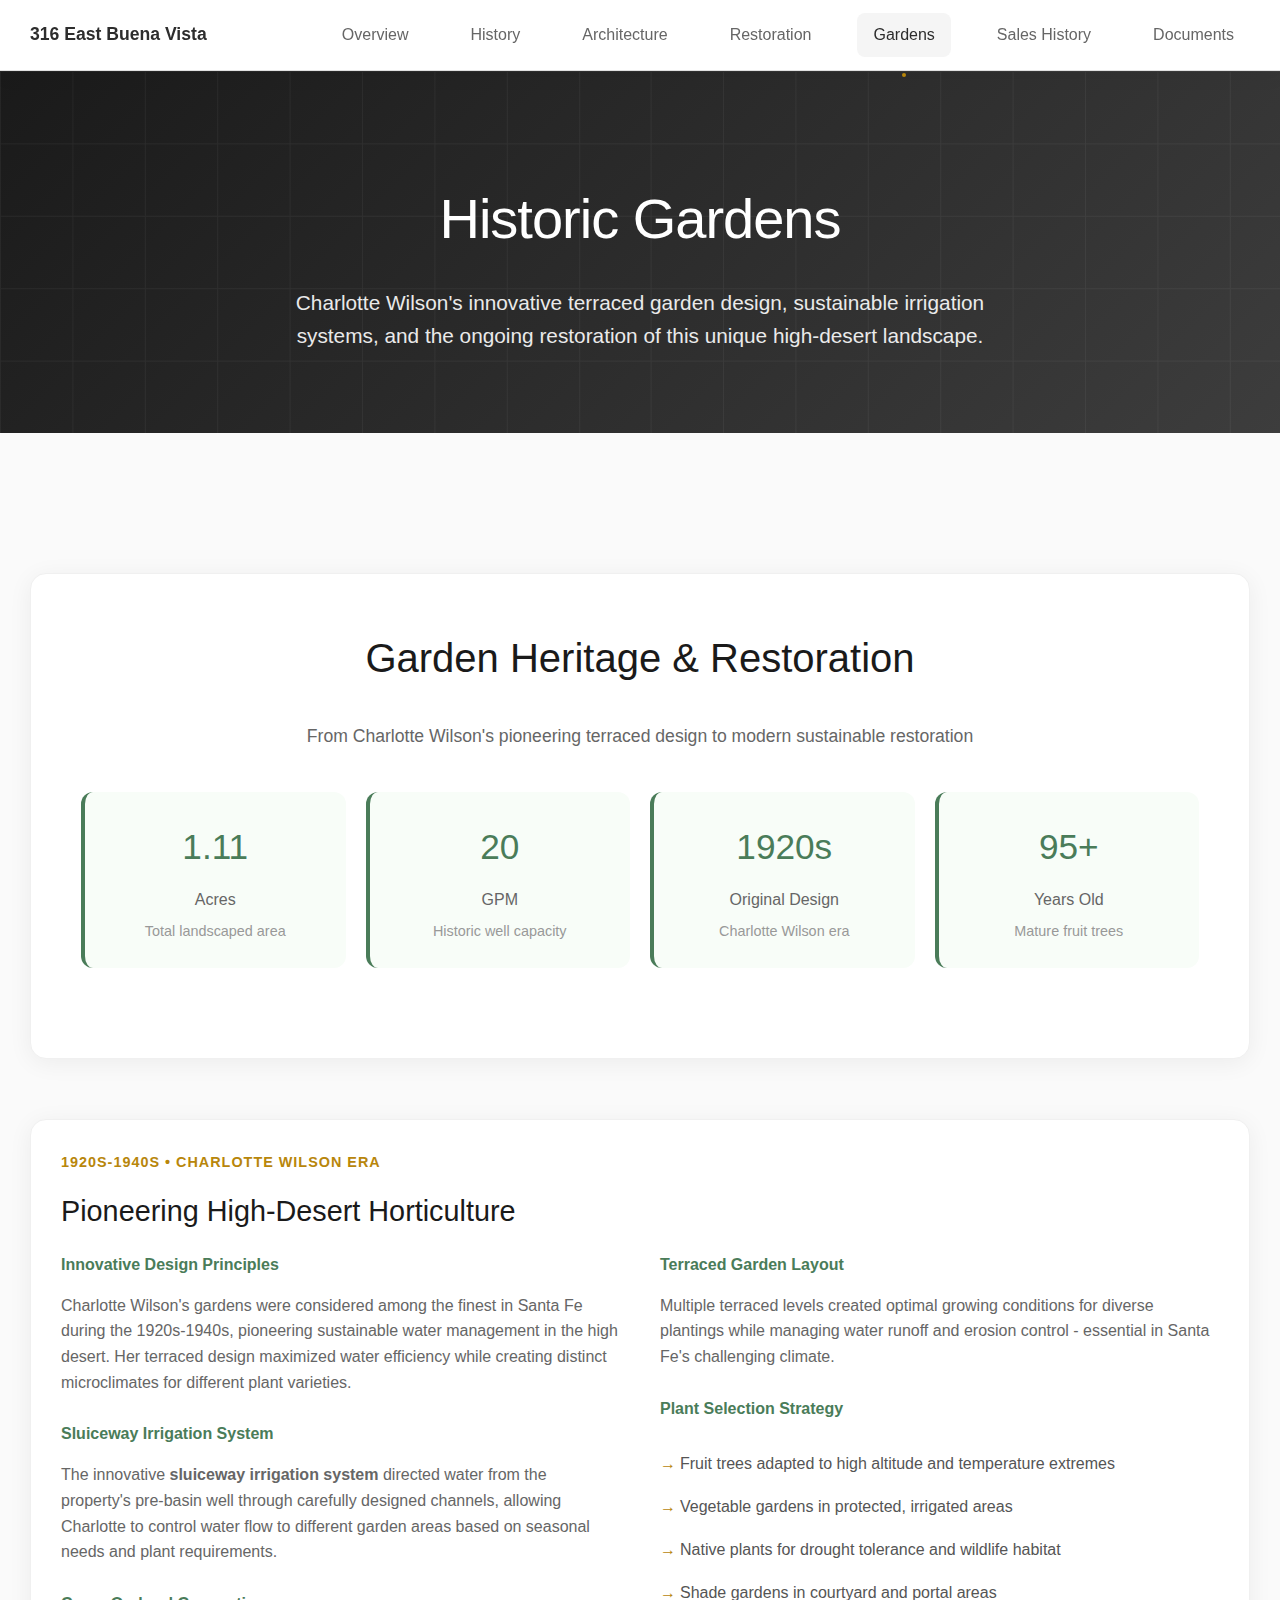
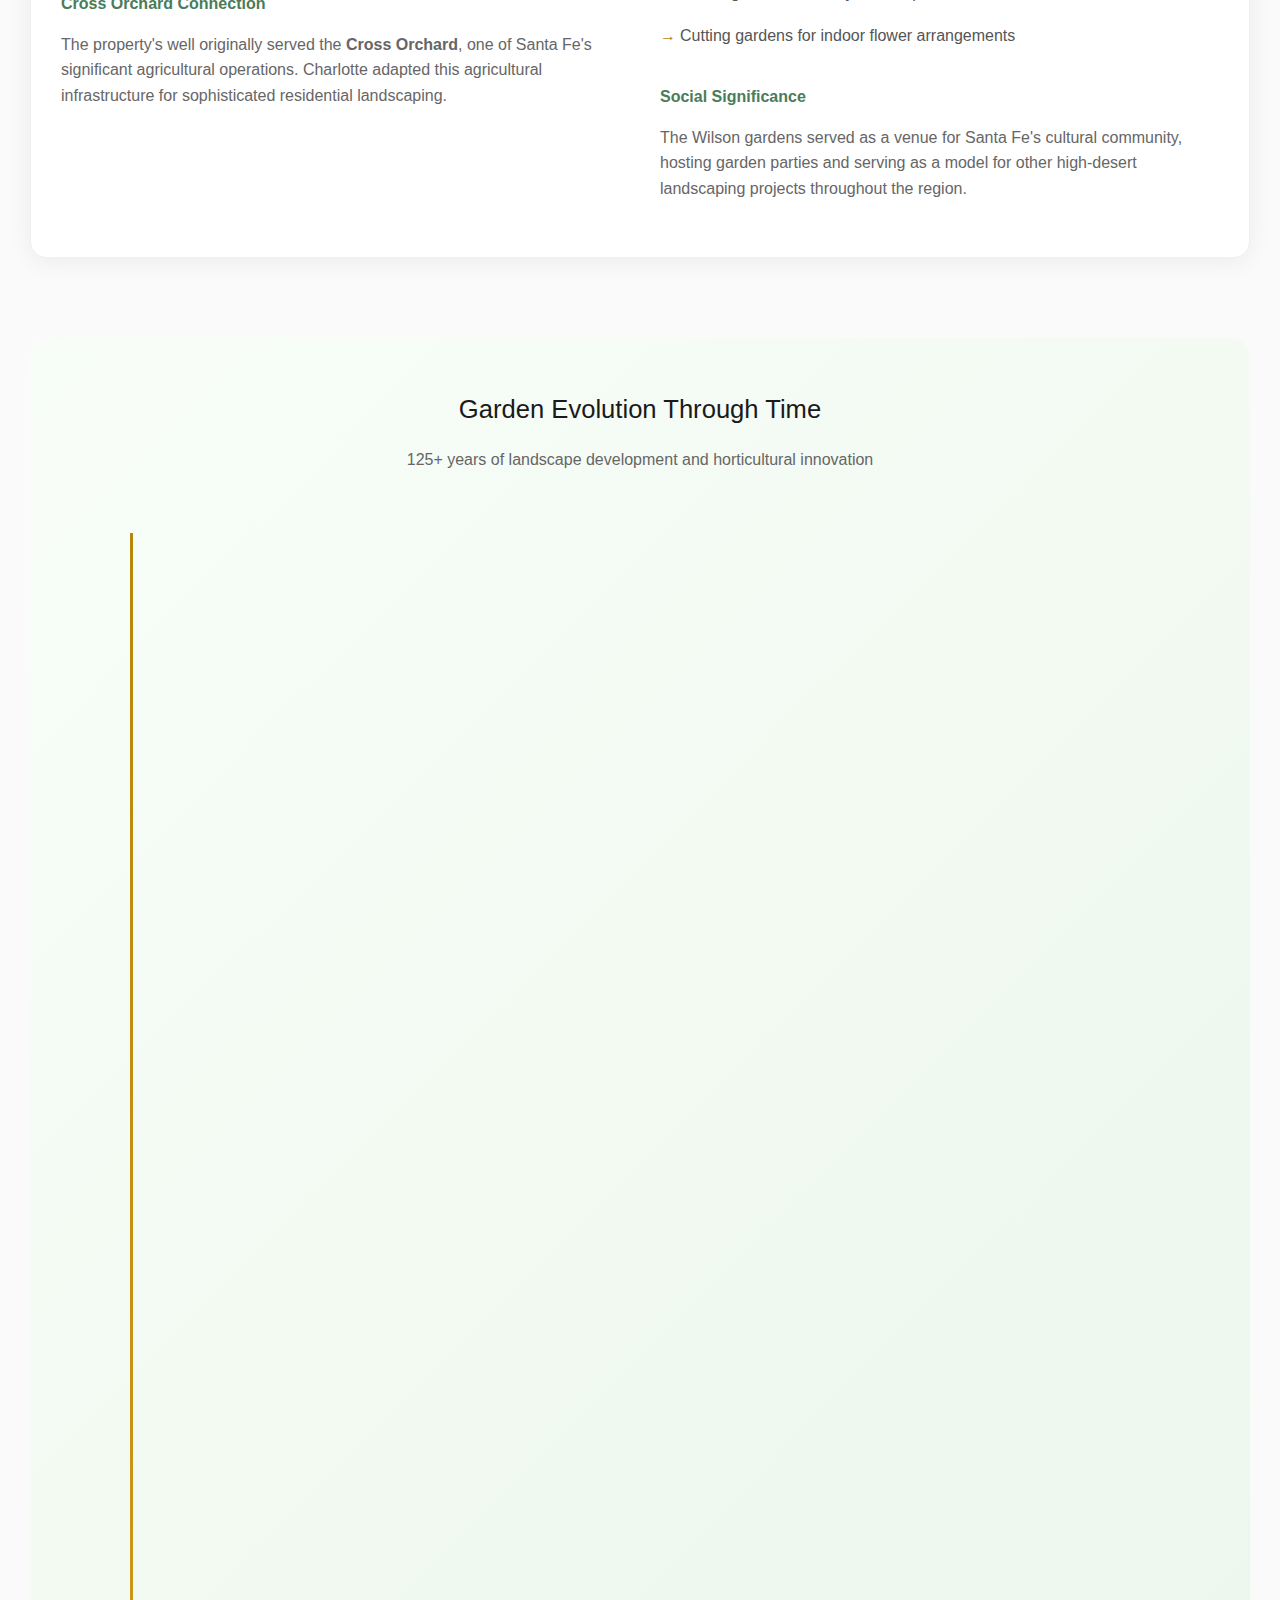
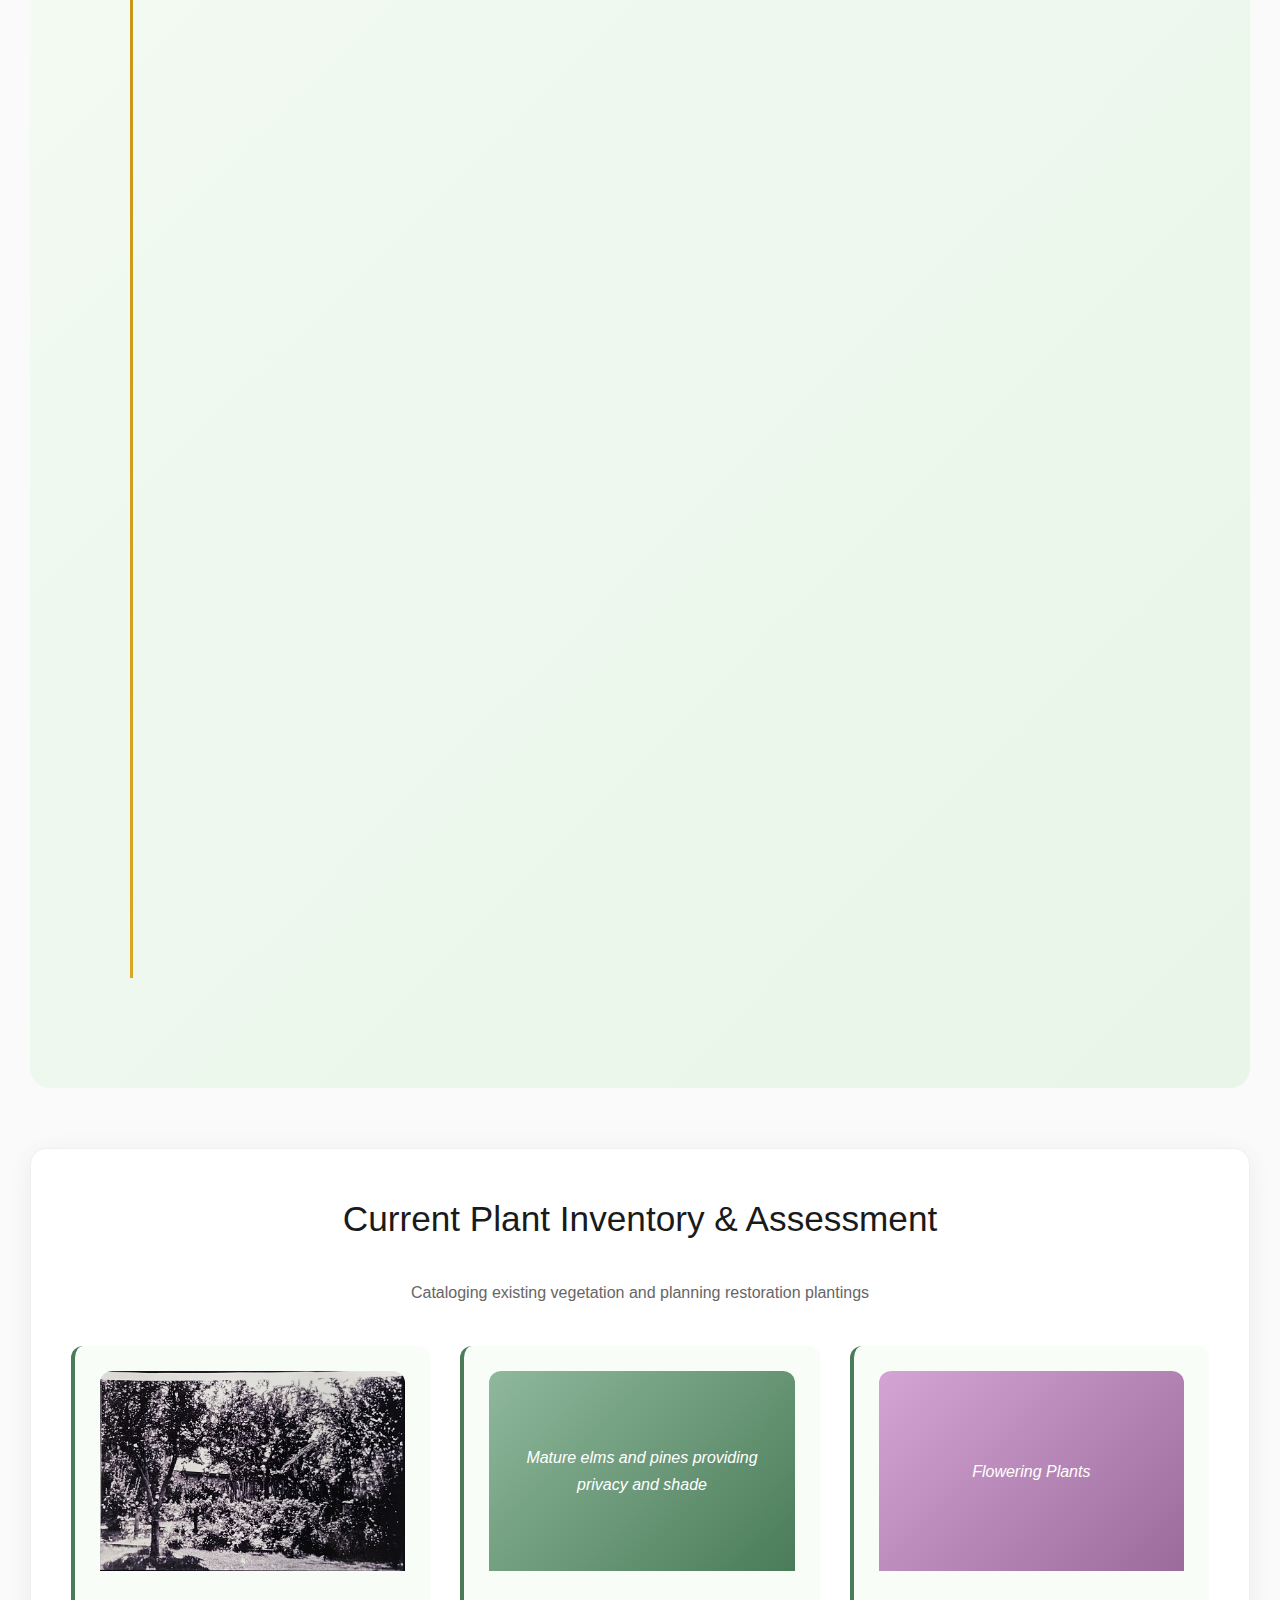
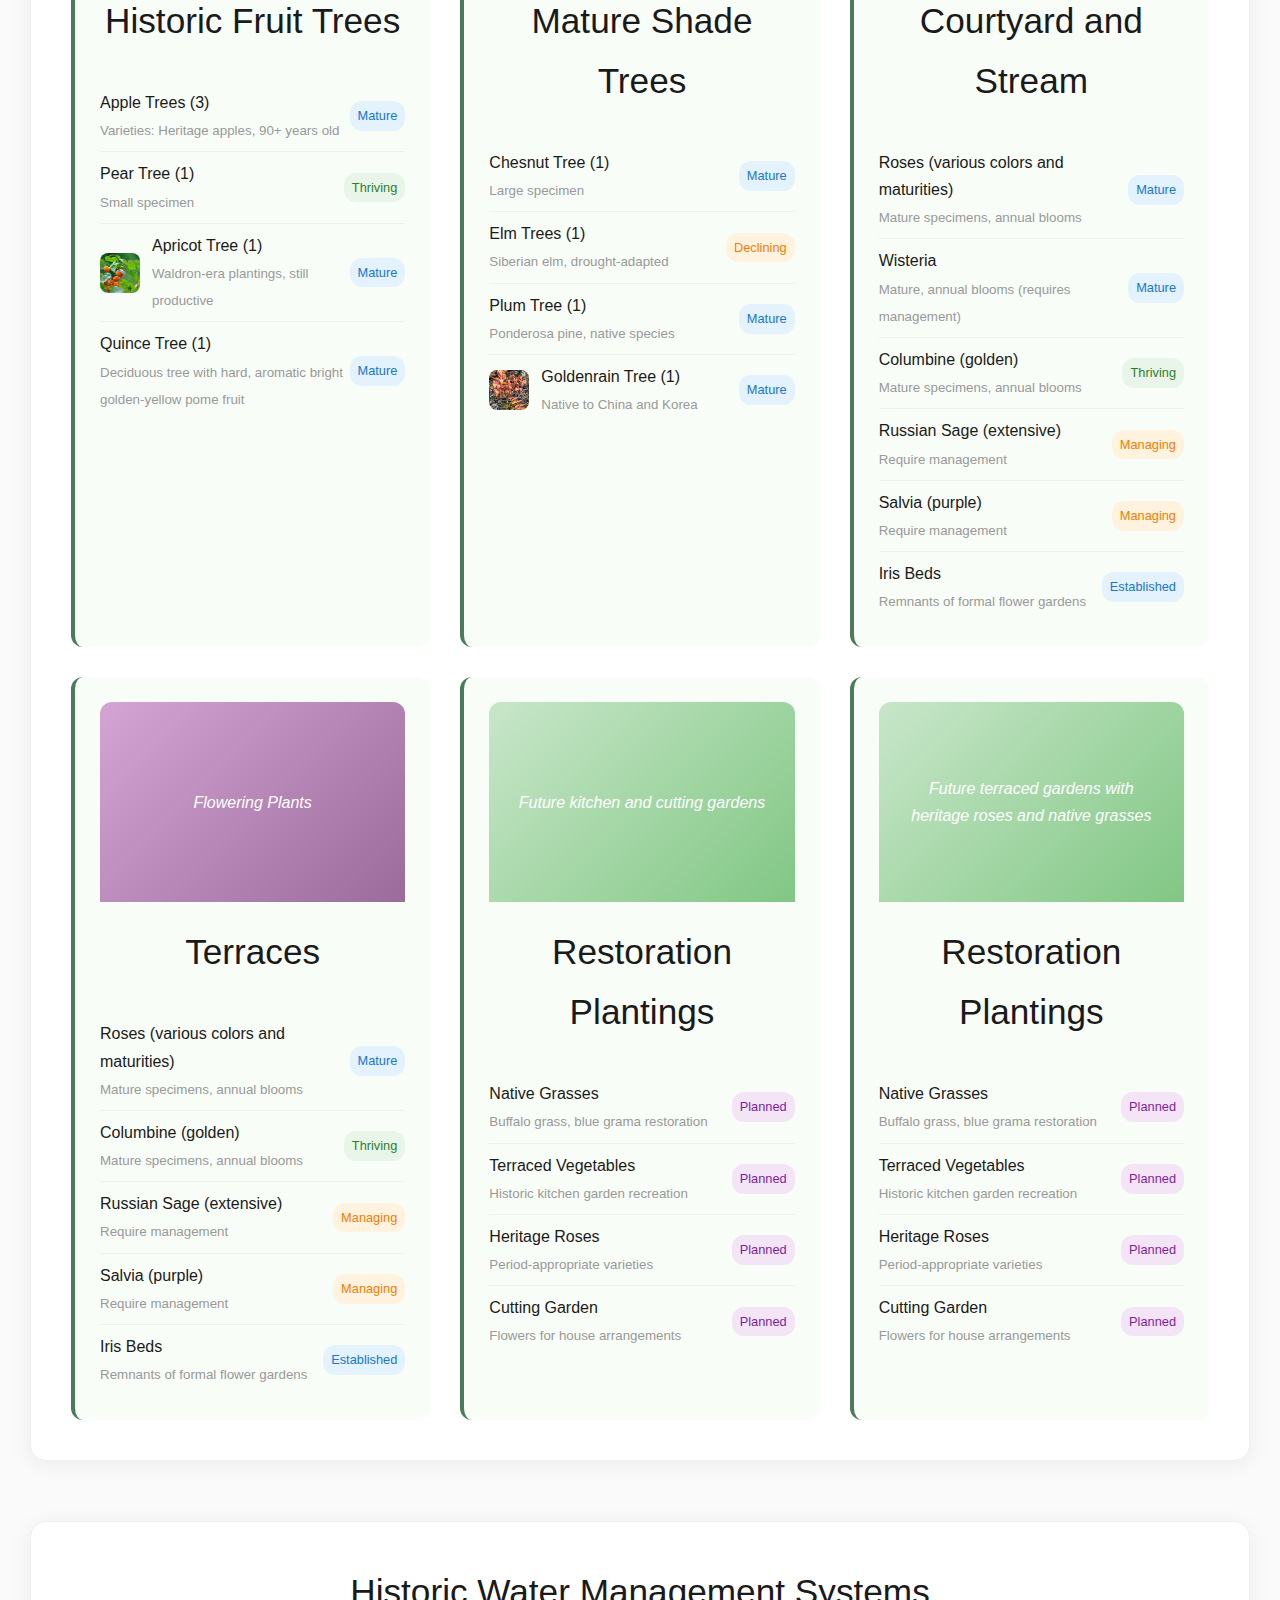
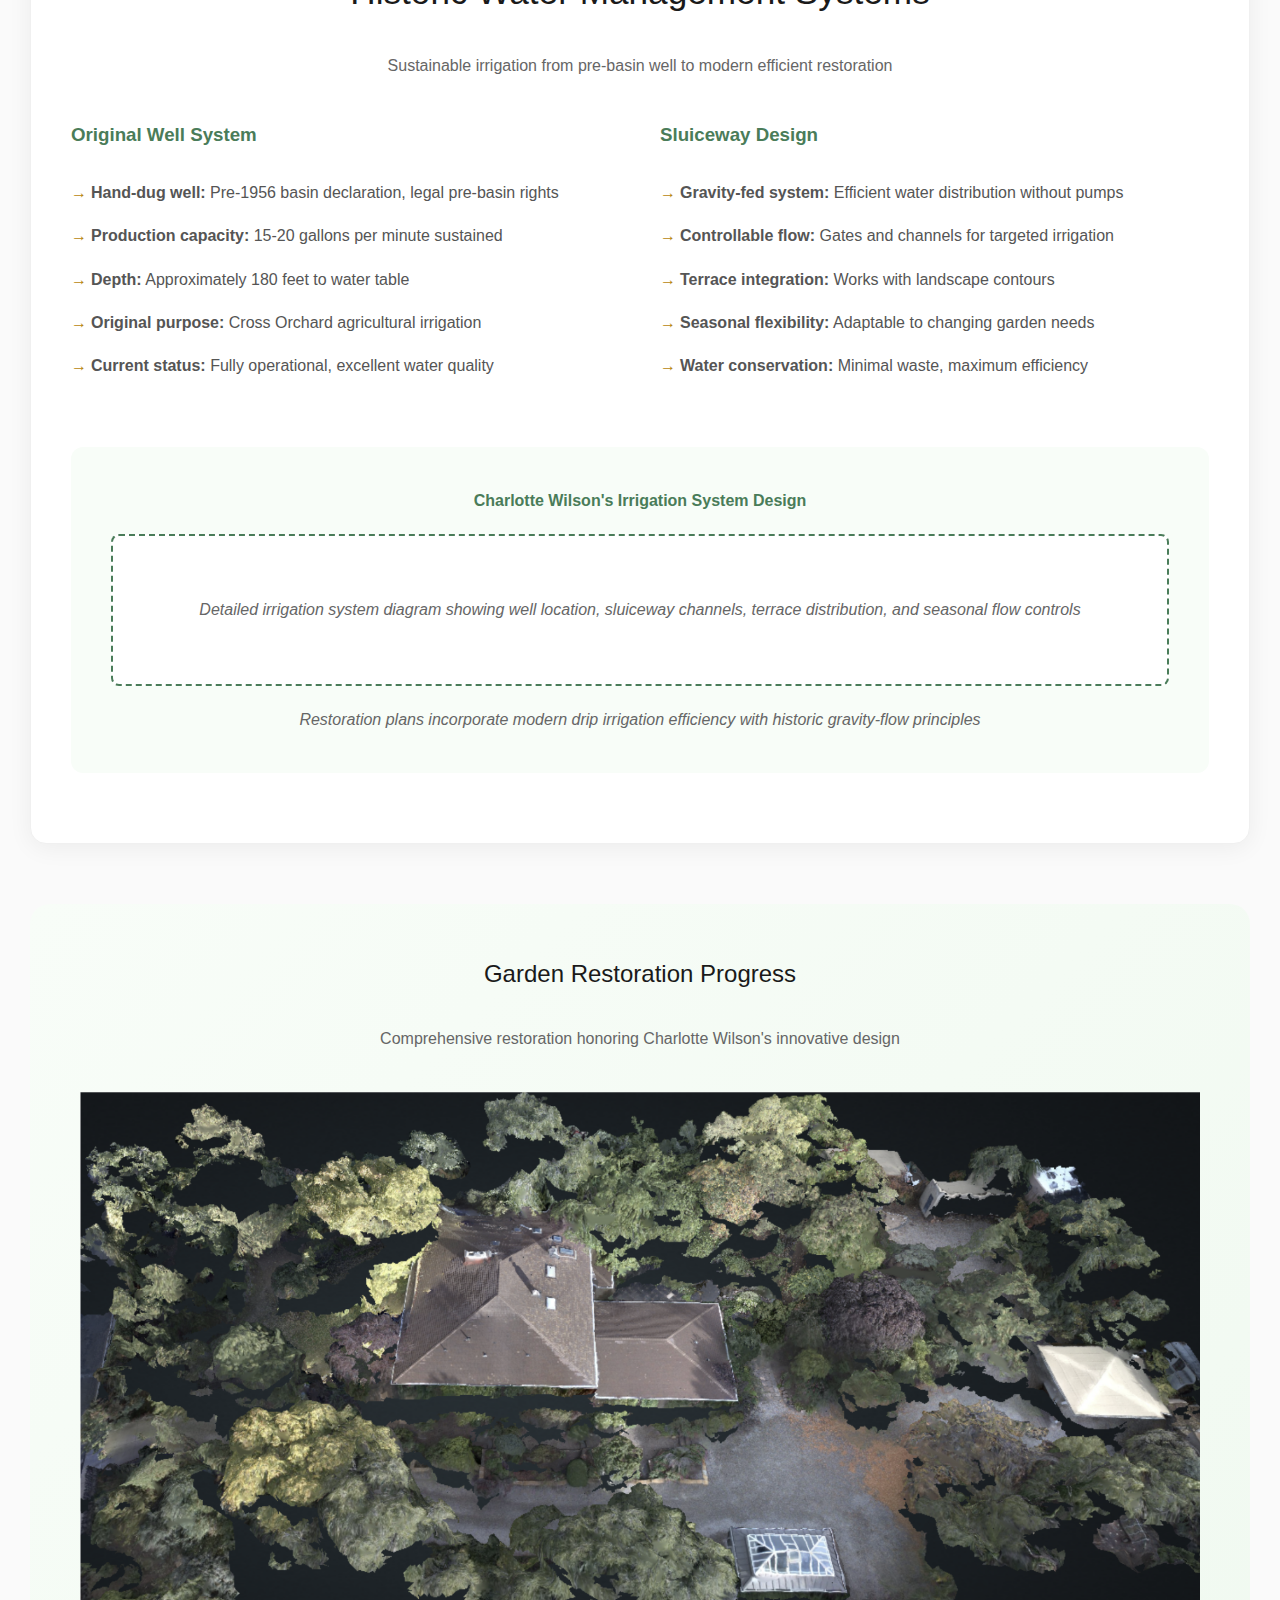
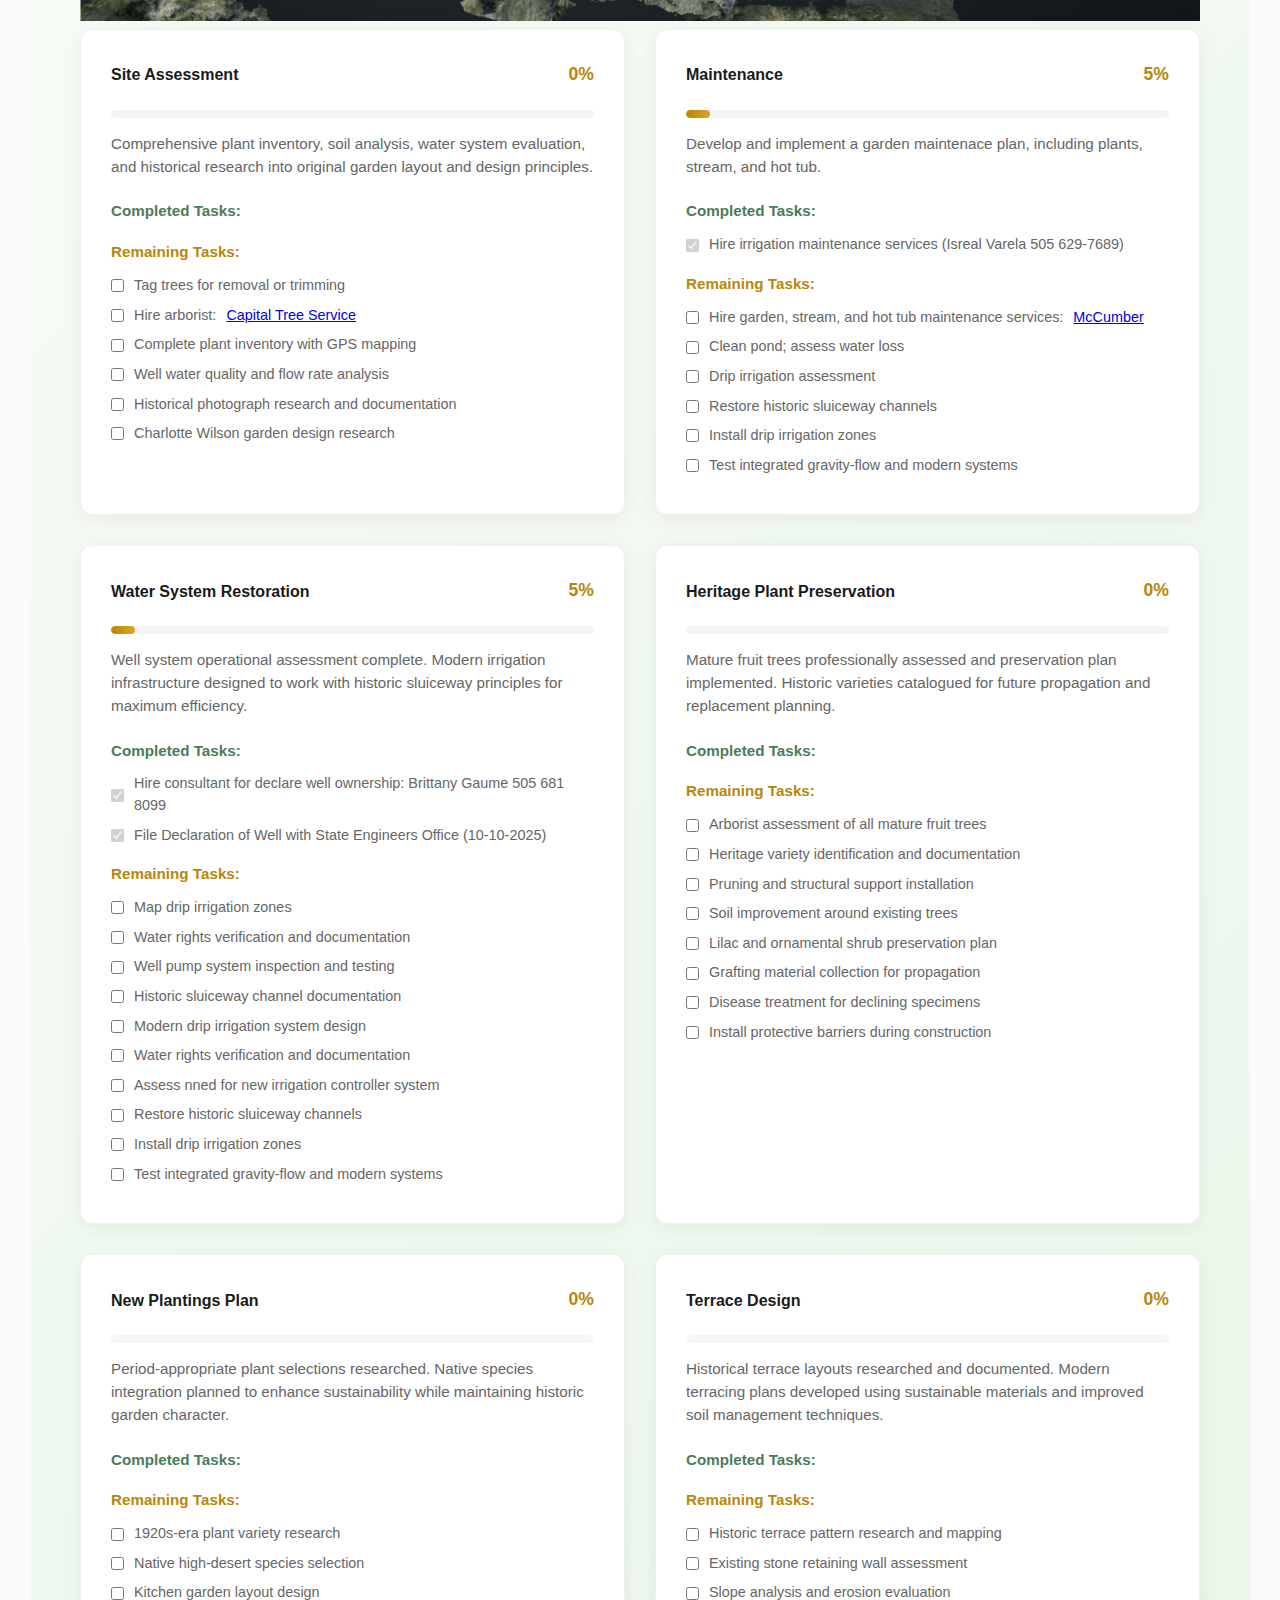
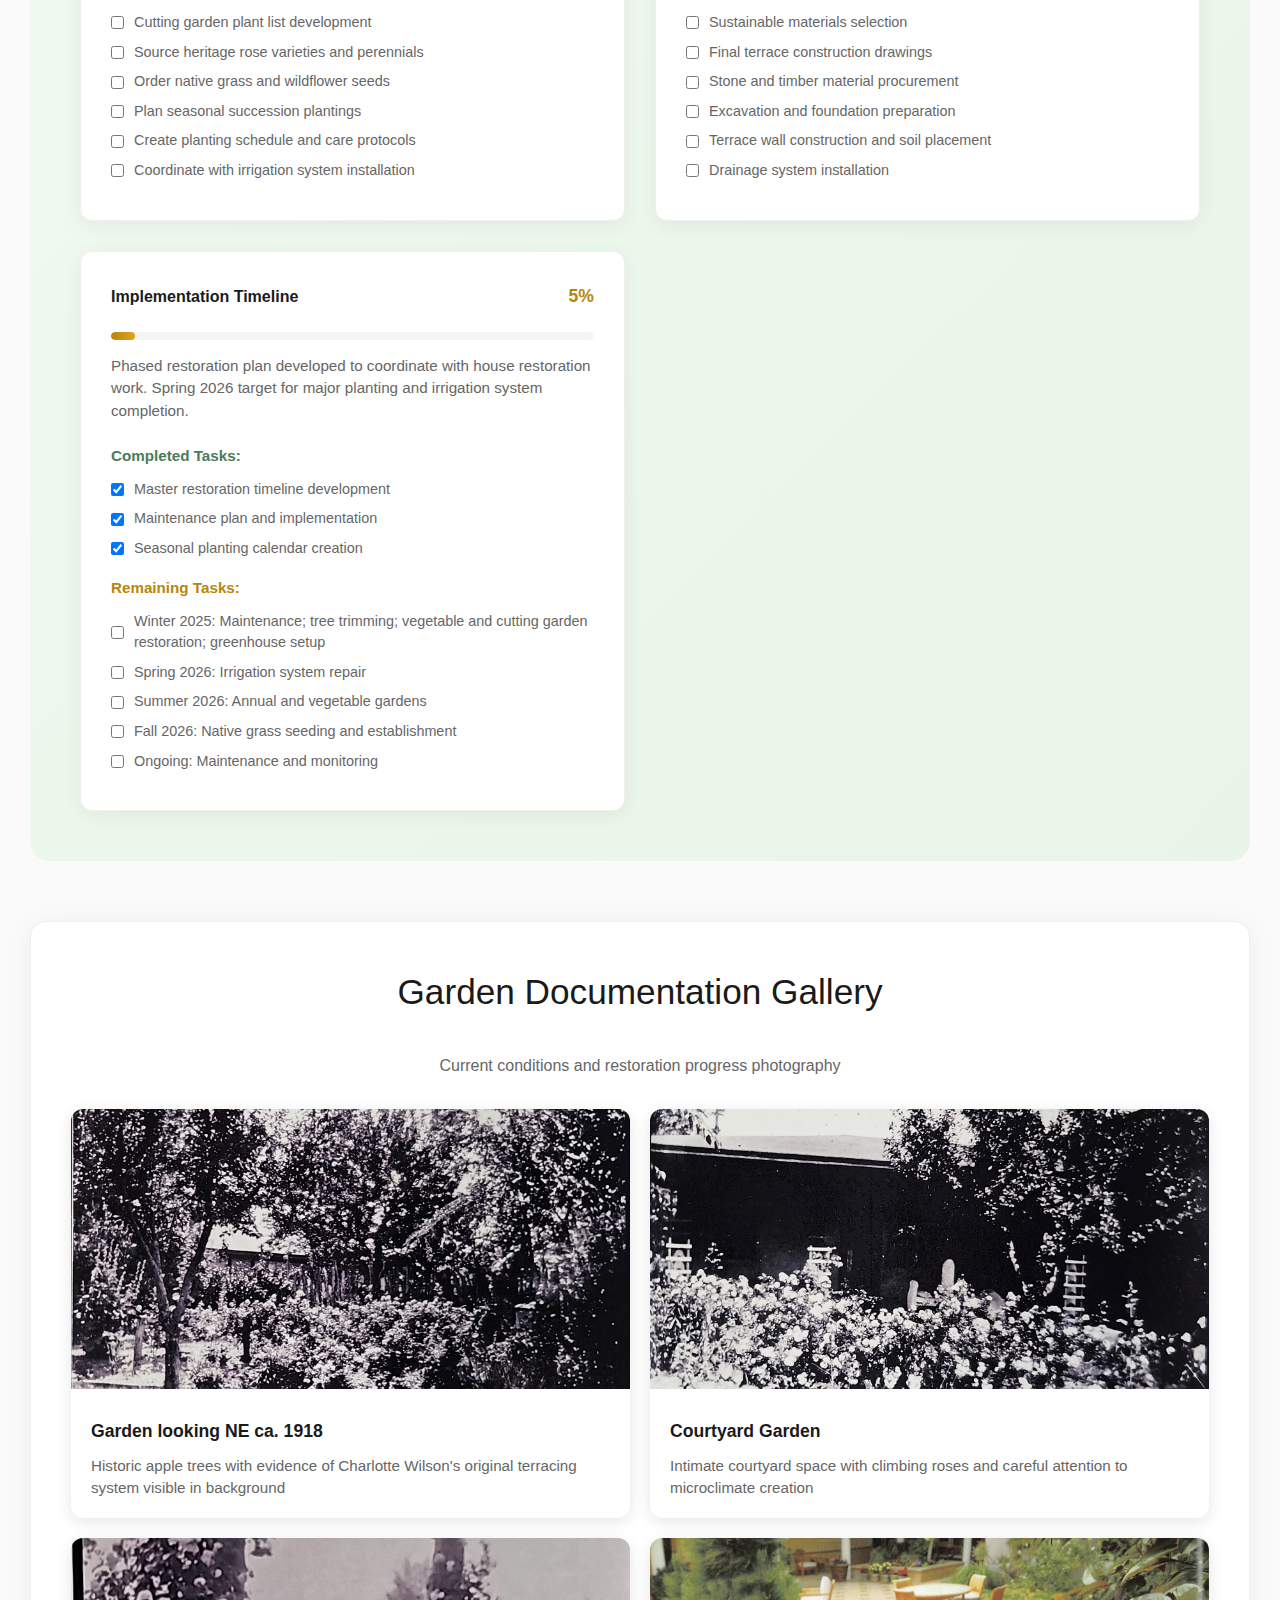
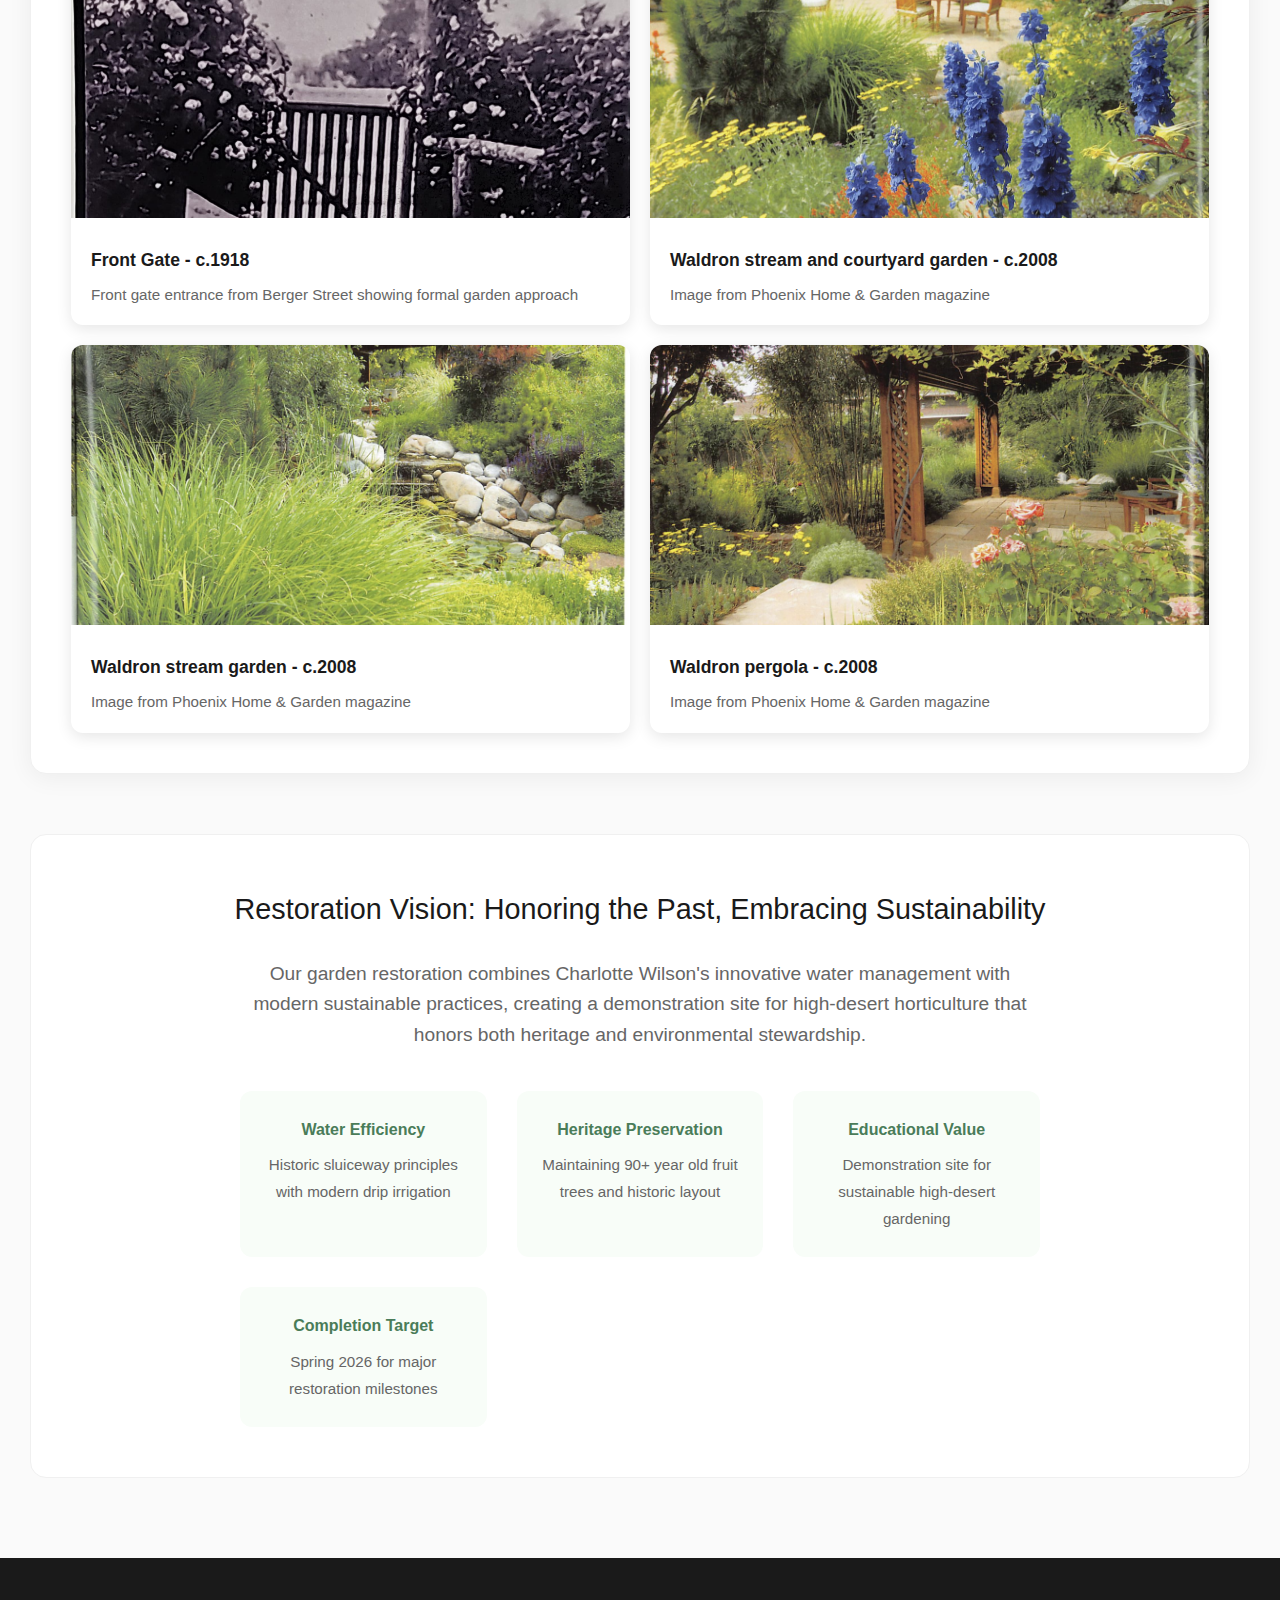
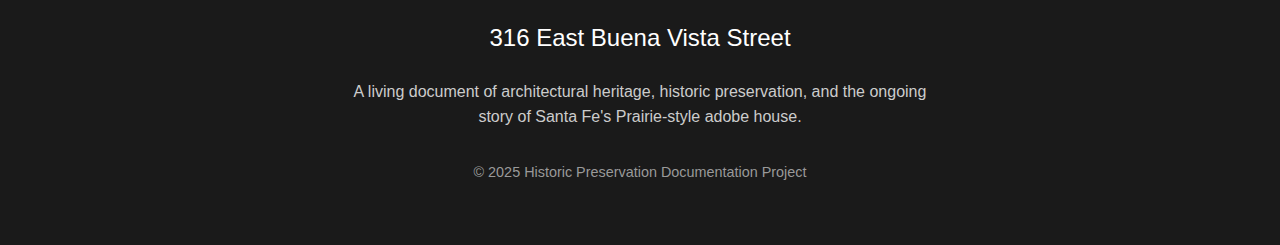
<file: gardens.html>
<!DOCTYPE html>
<html lang="en">
<head>
    <meta charset="UTF-8">
    <meta name="viewport" content="width=device-width, initial-scale=1.0">
    <title>Gardens - 316 East Buena Vista Street</title>
    <meta name="description" content="Historic garden design, Charlotte Wilson's terraced landscaping, and current restoration of the sustainable water systems at this Santa Fe property">
    <link rel="stylesheet" href="common.css">
</head>
<body>
    <nav class="nav">
        <div class="nav-container">
            <div class="nav-logo">316 East Buena Vista</div>
            <div class="hamburger" onclick="toggleMenu()">
                <span></span>
                <span></span>
                <span></span>
            </div>
            <div class="nav-links" id="navLinks">
                <a href="index.html">Overview</a>
                <a href="history.html">History</a>
                <a href="architecture.html">Architecture</a>
                <a href="restoration.html">Restoration</a>
                <a href="gardens.html" class="active">Gardens</a>
                <a href="sales.html">Sales History</a>
                <a href="documents.html">Documents</a>
            </div>
        </div>
    </nav>
    
    <section class="hero-section">
        <div class="hero-content">
            <h1 class="hero-title">Historic Gardens</h1>
            <p class="hero-subtitle">Charlotte Wilson's innovative terraced garden design, sustainable irrigation systems, and the ongoing restoration of this unique high-desert landscape.</p>
        </div>
    </section>
    
    <section class="section">
        <div class="container">
		
            <!-- Garden Overview -->
            <div class="garden-overview">
                <h2 class="overview-title">Garden Heritage & Restoration</h2>
                <p style="text-align: center; color: #666; margin-bottom: 40px; font-size: 1.1em;">From Charlotte Wilson's pioneering terraced design to modern sustainable restoration</p>
                
                <div class="garden-stats">
                    <div class="stat-card">
                        <span class="stat-number">1.11</span>
                        <div class="stat-label">Acres</div>
                        <div class="stat-description">Total landscaped area</div>
                    </div>
                    <div class="stat-card">
                        <span class="stat-number">20</span>
                        <div class="stat-label">GPM</div>
                        <div class="stat-description">Historic well capacity</div>
                    </div>
                    <div class="stat-card">
                        <span class="stat-number">1920s</span>
                        <div class="stat-label">Original Design</div>
                        <div class="stat-description">Charlotte Wilson era</div>
                    </div>
                    <div class="stat-card">
                        <span class="stat-number">95+</span>
                        <div class="stat-label">Years Old</div>
                        <div class="stat-description">Mature fruit trees</div>
                    </div>
                </div>
            </div>
            
            <!-- Historical Garden Design -->
            <div class="cards-grid" style="margin-bottom: 80px;">
                <div class="card" style="grid-column: 1 / -1;">
                    <div class="card-header">
                        <div class="card-meta">1920s-1940s • Charlotte Wilson Era</div>
                        <h3 class="card-title">Pioneering High-Desert Horticulture</h3>
                    </div>
                    <div class="card-content">
                        <div style="display: grid; grid-template-columns: 1fr 1fr; gap: 40px;">
                            <div>
                                <h4 style="color: #4a7c59; margin-bottom: 15px;">Innovative Design Principles</h4>
                                <p class="card-description">Charlotte Wilson's gardens were considered among the finest in Santa Fe during the 1920s-1940s, pioneering sustainable water management in the high desert. Her terraced design maximized water efficiency while creating distinct microclimates for different plant varieties.</p>
                                
                                <h4 style="color: #4a7c59; margin-bottom: 15px; margin-top: 25px;">Sluiceway Irrigation System</h4>
                                <p class="card-description">The innovative <strong>sluiceway irrigation system</strong> directed water from the property's pre-basin well through carefully designed channels, allowing Charlotte to control water flow to different garden areas based on seasonal needs and plant requirements.</p>
                                
                                <h4 style="color: #4a7c59; margin-bottom: 15px; margin-top: 25px;">Cross Orchard Connection</h4>
                                <p class="card-description">The property's well originally served the <strong>Cross Orchard</strong>, one of Santa Fe's significant agricultural operations. Charlotte adapted this agricultural infrastructure for sophisticated residential landscaping.</p>
                            </div>
                            <div>
                                <h4 style="color: #4a7c59; margin-bottom: 15px;">Terraced Garden Layout</h4>
                                <p class="card-description">Multiple terraced levels created optimal growing conditions for diverse plantings while managing water runoff and erosion control - essential in Santa Fe's challenging climate.</p>
                                
                                <h4 style="color: #4a7c59; margin-bottom: 15px; margin-top: 25px;">Plant Selection Strategy</h4>
                                <ul class="features-list">
                                    <li>Fruit trees adapted to high altitude and temperature extremes</li>
                                    <li>Vegetable gardens in protected, irrigated areas</li>
                                    <li>Native plants for drought tolerance and wildlife habitat</li>
                                    <li>Shade gardens in courtyard and portal areas</li>
                                    <li>Cutting gardens for indoor flower arrangements</li>
                                </ul>
                                
                                <h4 style="color: #4a7c59; margin-bottom: 15px; margin-top: 25px;">Social Significance</h4>
                                <p class="card-description">The Wilson gardens served as a venue for Santa Fe's cultural community, hosting garden parties and serving as a model for other high-desert landscaping projects throughout the region.</p>
                            </div>
                        </div>
                    </div>
                </div>
            </div>
            
            <!-- Garden Evolution Timeline -->
            <div class="garden-timeline">
                <h2 class="timeline-title">Garden Evolution Through Time</h2>
                <p style="text-align: center; color: #666; margin-bottom: 40px;">125+ years of landscape development and horticultural innovation</p>
                
                <div class="timeline-container">
                    <div class="timeline-track"></div>
                    
                    <div class="timeline-item">
                        <div class="timeline-marker">
                            <div class="timeline-year">1900s</div>
                        </div>
                        <div class="timeline-content">
                            <h3 class="timeline-period">Cross Orchard Era</h3>
                            <p class="timeline-description">Property served as part of larger agricultural operation with hand-dug well and basic irrigation infrastructure. Original fruit trees planted, establishing the foundation for future landscaping efforts.</p>
                        </div>
                    </div>
                    
                    <div class="timeline-item">
                        <div class="timeline-marker">
                            <div class="timeline-year">1920s</div>
                        </div>
                        <div class="timeline-content">
                            <h3 class="timeline-period">Charlotte Wilson's Design Peak</h3>
                            <p class="timeline-description">Sophisticated terraced garden design implemented with innovative sluiceway irrigation. Diverse plantings including fruit trees, vegetables, cutting gardens, and native plants. Gardens gained regional recognition for beauty and water efficiency.</p>
                        </div>
                    </div>
                    
                    <div class="timeline-item">
                        <div class="timeline-marker">
                            <div class="timeline-year">1950s</div>
                        </div>
                        <div class="timeline-content">
                            <h3 class="timeline-period">Transition & Adaptation</h3>
                            <p class="timeline-description">Following Charlotte Wilson's death (1954), gardens maintained by subsequent owners but with reduced complexity. Core fruit trees and infrastructure preserved while ornamental plantings simplified.</p>
                        </div>
                    </div>
                    
                    <div class="timeline-item">
                        <div class="timeline-marker">
                            <div class="timeline-year">1980s</div>
                        </div>
                        <div class="timeline-content">
                            <h3 class="timeline-period">Rental Period Decline</h3>
                            <p class="timeline-description">During rental property years, gardens experienced significant neglect. Irrigation systems fell into disrepair, ornamental plantings were lost, though mature fruit trees survived with minimal care.</p>
                        </div>
                    </div>
                    
                    <div class="timeline-item">
                        <div class="timeline-marker">
                            <div class="timeline-year">1995</div>
                        </div>
                        <div class="timeline-content">
                            <h3 class="timeline-period">Kent-Love Revival</h3>
                            <p class="timeline-description">David Kent & Margaret Love restored basic garden functionality, rediscovered historic well system producing 15-20 GPM, and installed modern irrigation controllers while respecting historic layout principles.</p>
                        </div>
                    </div>
					
					<div class="timeline-item">
                        <div class="timeline-marker">
                            <div class="timeline-year">2008</div>
                        </div>
                        <div class="timeline-content">
                            <h3 class="timeline-period">Waldron Era</h3>
                            <p class="timeline-description">Aaron Micheal Waldron & Chantal Marie-Claude Waldron fully restored the garden, built the greenhouse, reestablished the kitchen garden. Home and garden are featured in magazine and garden walks.</p>
                        </div>
                    </div>
                    
                    <div class="timeline-item">
                        <div class="timeline-marker">
                            <div class="timeline-year">2025</div>
                        </div>
                        <div class="timeline-content">
                            <h3 class="timeline-period">Comprehensive Restoration</h3>
                            <p class="timeline-description">Current restoration project aims to recreate Charlotte Wilson's terraced design using sustainable modern techniques while preserving historic plant materials and water-efficient irrigation principles.</p>
                        </div>
                    </div>
                </div>
            </div>
            
            <!-- Current Plant Inventory -->
            <div class="plant-inventory">
                <h2 class="inventory-title">Current Plant Inventory & Assessment</h2>
                <p style="text-align: center; color: #666; margin-bottom: 40px;">Cataloging existing vegetation and planning restoration plantings</p>
                
                <div class="plant-categories">
                    <div class="plant-category">
                        <div style="width: 100%; height: 200px; border-radius: 12px 12px 0 0; overflow: hidden; margin-bottom: 20px;">
                            <img src="photos/garden-ne-1918.jpg" style="width: 100%; height: 100%; object-fit: cover;" alt="Historic fruit trees">
                        </div>
                        <h3 class="category-title">Historic Fruit Trees</h3>
                        <ul class="plant-list">
                            <li class="plant-item">
                                <div>
                                    <span class="plant-name">Apple Trees (3)</span><br>
                                    <small style="color: #999;">Varieties: Heritage apples, 90+ years old</small>
                                </div>
                                <span class="plant-status status-mature">Mature</span>
                            </li>
                            <li class="plant-item">
                                <div>
                                    <span class="plant-name">Pear Tree (1)</span><br>
                                    <small style="color: #999;">Small specimen</small>
                                </div>
                                <span class="plant-status status-thriving">Thriving</span>
                            </li>
                            <li class="plant-item">
								<div style="display: flex; align-items: center; gap: 12px;">
									<img src="plants/apricot.jpg" style="width: 40px; height: 40px; border-radius: 8px; object-fit: cover; flex-shrink: 0;" alt="Apricot tree">
									<div>
										<span class="plant-name">Apricot Tree (1)</span><br>
										<small style="color: #999;">Waldron-era plantings, still productive</small>
									</div>
								</div>
								<span class="plant-status status-mature">Mature</span>
							</li>
                            <li class="plant-item">
                                <div>
                                    <span class="plant-name">Quince Tree (1)</span><br>
                                    <small style="color: #999;">Deciduous tree with hard, aromatic bright golden-yellow pome fruit</small>
                                </div>
                                <span class="plant-status status-mature">Mature</span>
                            </li>
                        </ul>
                    </div>
                    
                    <div class="plant-category">
                        <div style="width: 100%; height: 200px; border-radius: 12px 12px 0 0; overflow: hidden; margin-bottom: 20px; background: linear-gradient(135deg, #8fb89c, #4a7c59); display: flex; align-items: center; justify-content: center; color: white; font-style: italic; text-align: center; padding: 20px;">
                            Mature elms and pines providing privacy and shade
                        </div>
                        <h3 class="category-title">Mature Shade Trees</h3>
                        <ul class="plant-list">
                            <li class="plant-item">
                                <div>
                                    <span class="plant-name">Chesnut Tree (1)</span><br>
                                    <small style="color: #999;">Large specimen</small>
                                </div>
                                <span class="plant-status status-mature">Mature</span>
                            </li>
                            <li class="plant-item">
                                <div>
                                    <span class="plant-name">Elm Trees (1)</span><br>
                                    <small style="color: #999;">Siberian elm, drought-adapted</small>
                                </div>
                                <span class="plant-status status-declining">Declining</span>
                            </li>
                            <li class="plant-item">
                                <div>
                                    <span class="plant-name">Plum Tree (1)</span><br>
                                    <small style="color: #999;">Ponderosa pine, native species</small>
                                </div>
                                <span class="plant-status status-mature">Mature</span>
                            </li>
							<li class="plant-item">
								<div style="display: flex; align-items: center; gap: 12px;">
									<img src="plants/goldenrain.jpg" style="width: 40px; height: 40px; border-radius: 8px; object-fit: cover; flex-shrink: 0;" alt="Apricot tree">								
									<div>
										<span class="plant-name">Goldenrain Tree (1)</span><br>
										<small style="color: #999;">Native to China and Korea</small>
									</div>
								</div>
                                <span class="plant-status status-mature">Mature</span>
                            </li>
                        </ul>
                    </div>
                    
                    <div class="plant-category">
                        <div style="width: 100%; height: 200px; border-radius: 12px 12px 0 0; overflow: hidden; margin-bottom: 20px; background: linear-gradient(135deg, #d4a5d4, #9b6b9b); display: flex; align-items: center; justify-content: center; color: white; font-style: italic; text-align: center; padding: 20px;">
                            Flowering Plants
                        </div>
                        <h3 class="category-title">Courtyard and Stream</h3>
                        <ul class="plant-list">
                            <li class="plant-item">
                                <div>
                                    <span class="plant-name">Roses (various colors and maturities)</span><br>
                                    <small style="color: #999;">Mature specimens, annual blooms</small>
                                </div>
                                <span class="plant-status status-mature">Mature</span>
                            </li>
							<li class="plant-item">
                                <div>
                                    <span class="plant-name">Wisteria</span><br>
                                    <small style="color: #999;">Mature, annual blooms (requires management)</small>
                                </div>
                                <span class="plant-status status-mature">Mature</span>
                            </li>
							<li class="plant-item">
                                <div>
                                    <span class="plant-name">Columbine (golden)</span><br>
                                    <small style="color: #999;">Mature specimens, annual blooms</small>
                                </div>
                                <span class="plant-status status-thriving">Thriving</span>
                            </li>
                            <li class="plant-item">
                                <div>
                                    <span class="plant-name">Russian Sage (extensive)</span><br>
                                    <small style="color: #999;">Require management</small>
                                </div>
                                <span class="plant-status status-declining">Managing</span>
                            </li>
							<li class="plant-item">
                                <div>
                                    <span class="plant-name">Salvia (purple)</span><br>
                                    <small style="color: #999;">Require management</small>
                                </div>
                                <span class="plant-status status-declining">Managing</span>
                            </li>
                            <li class="plant-item">
                                <div>
                                    <span class="plant-name">Iris Beds</span><br>
                                    <small style="color: #999;">Remnants of formal flower gardens</small>
                                </div>
                                <span class="plant-status status-mature">Established</span>
                            </li>
                        </ul>
                    </div>
					
					<div class="plant-category">
                        <div style="width: 100%; height: 200px; border-radius: 12px 12px 0 0; overflow: hidden; margin-bottom: 20px; background: linear-gradient(135deg, #d4a5d4, #9b6b9b); display: flex; align-items: center; justify-content: center; color: white; font-style: italic; text-align: center; padding: 20px;">
                            Flowering Plants
                        </div>
                        <h3 class="category-title">Terraces</h3>
                        <ul class="plant-list">
                            <li class="plant-item">
                                <div>
                                    <span class="plant-name">Roses (various colors and maturities)</span><br>
                                    <small style="color: #999;">Mature specimens, annual blooms</small>
                                </div>
                                <span class="plant-status status-mature">Mature</span>
                            </li>
							<li class="plant-item">
                                <div>
                                    <span class="plant-name">Columbine (golden)</span><br>
                                    <small style="color: #999;">Mature specimens, annual blooms</small>
                                </div>
                                <span class="plant-status status-thriving">Thriving</span>
                            </li>
                            <li class="plant-item">
                                <div>
                                    <span class="plant-name">Russian Sage (extensive)</span><br>
                                    <small style="color: #999;">Require management</small>
                                </div>
                                <span class="plant-status status-declining">Managing</span>
                            </li>
							<li class="plant-item">
                                <div>
                                    <span class="plant-name">Salvia (purple)</span><br>
                                    <small style="color: #999;">Require management</small>
                                </div>
                                <span class="plant-status status-declining">Managing</span>
                            </li>
                            <li class="plant-item">
                                <div>
                                    <span class="plant-name">Iris Beds</span><br>
                                    <small style="color: #999;">Remnants of formal flower gardens</small>
                                </div>
                                <span class="plant-status status-mature">Established</span>
                            </li>
                        </ul>
                    </div>
					
					<div class="plant-category">
                        <div style="width: 100%; height: 200px; border-radius: 12px 12px 0 0; overflow: hidden; margin-bottom: 20px; background: linear-gradient(135deg, #c8e6c9, #81c784); display: flex; align-items: center; justify-content: center; color: white; font-style: italic; text-align: center; padding: 20px;">
                            Future kitchen and cutting gardens
                        </div>
                        <h3 class="category-title">Restoration Plantings</h3>
                        <ul class="plant-list">
                            <li class="plant-item">
                                <div>
                                    <span class="plant-name">Native Grasses</span><br>
                                    <small style="color: #999;">Buffalo grass, blue grama restoration</small>
                                </div>
                                <span class="plant-status status-planned">Planned</span>
                            </li>
                            <li class="plant-item">
                                <div>
                                    <span class="plant-name">Terraced Vegetables</span><br>
                                    <small style="color: #999;">Historic kitchen garden recreation</small>
                                </div>
                                <span class="plant-status status-planned">Planned</span>
                            </li>
                            <li class="plant-item">
                                <div>
                                    <span class="plant-name">Heritage Roses</span><br>
                                    <small style="color: #999;">Period-appropriate varieties</small>
                                </div>
                                <span class="plant-status status-planned">Planned</span>
                            </li>
                            <li class="plant-item">
                                <div>
                                    <span class="plant-name">Cutting Garden</span><br>
                                    <small style="color: #999;">Flowers for house arrangements</small>
                                </div>
                                <span class="plant-status status-planned">Planned</span>
                            </li>
                        </ul>
                    </div>
                    
                    <div class="plant-category">
                        <div style="width: 100%; height: 200px; border-radius: 12px 12px 0 0; overflow: hidden; margin-bottom: 20px; background: linear-gradient(135deg, #c8e6c9, #81c784); display: flex; align-items: center; justify-content: center; color: white; font-style: italic; text-align: center; padding: 20px;">
                            Future terraced gardens with heritage roses and native grasses
                        </div>
                        <h3 class="category-title">Restoration Plantings</h3>
                        <ul class="plant-list">
                            <li class="plant-item">
                                <div>
                                    <span class="plant-name">Native Grasses</span><br>
                                    <small style="color: #999;">Buffalo grass, blue grama restoration</small>
                                </div>
                                <span class="plant-status status-planned">Planned</span>
                            </li>
                            <li class="plant-item">
                                <div>
                                    <span class="plant-name">Terraced Vegetables</span><br>
                                    <small style="color: #999;">Historic kitchen garden recreation</small>
                                </div>
                                <span class="plant-status status-planned">Planned</span>
                            </li>
                            <li class="plant-item">
                                <div>
                                    <span class="plant-name">Heritage Roses</span><br>
                                    <small style="color: #999;">Period-appropriate varieties</small>
                                </div>
                                <span class="plant-status status-planned">Planned</span>
                            </li>
                            <li class="plant-item">
                                <div>
                                    <span class="plant-name">Cutting Garden</span><br>
                                    <small style="color: #999;">Flowers for house arrangements</small>
                                </div>
                                <span class="plant-status status-planned">Planned</span>
                            </li>
                        </ul>
                    </div>
                </div>
            </div>
            
            <!-- Water Systems -->
            <div class="water-systems">
                <h2 class="systems-title">Historic Water Management Systems</h2>
                <p style="text-align: center; color: #666; margin-bottom: 40px;">Sustainable irrigation from pre-basin well to modern efficient restoration</p>
                
                <div style="display: grid; grid-template-columns: 1fr 1fr; gap: 40px; margin-bottom: 40px;">
                    <div>
                        <h3 style="color: #4a7c59; margin-bottom: 20px;">Original Well System</h3>
                        <ul class="features-list">
                            <li><strong>Hand-dug well:</strong> Pre-1956 basin declaration, legal pre-basin rights</li>
                            <li><strong>Production capacity:</strong> 15-20 gallons per minute sustained</li>
                            <li><strong>Depth:</strong> Approximately 180 feet to water table</li>
                            <li><strong>Original purpose:</strong> Cross Orchard agricultural irrigation</li>
                            <li><strong>Current status:</strong> Fully operational, excellent water quality</li>
                        </ul>
                    </div>
                    <div>
                        <h3 style="color: #4a7c59; margin-bottom: 20px;">Sluiceway Design</h3>
                        <ul class="features-list">
                            <li><strong>Gravity-fed system:</strong> Efficient water distribution without pumps</li>
                            <li><strong>Controllable flow:</strong> Gates and channels for targeted irrigation</li>
                            <li><strong>Terrace integration:</strong> Works with landscape contours</li>
                            <li><strong>Seasonal flexibility:</strong> Adaptable to changing garden needs</li>
                            <li><strong>Water conservation:</strong> Minimal waste, maximum efficiency</li>
                        </ul>
                    </div>
                </div>
                
                <div class="irrigation-diagram">
                    <h4 style="color: #4a7c59; margin-bottom: 20px;">Charlotte Wilson's Irrigation System Design</h4>
                    <div class="diagram-placeholder">
                        Detailed irrigation system diagram showing well location, sluiceway channels, terrace distribution, and seasonal flow controls
                    </div>
                    <p style="color: #666; margin-top: 20px; font-style: italic;">Restoration plans incorporate modern drip irrigation efficiency with historic gravity-flow principles</p>
                </div>
            </div>
            
            <!-- Current Restoration Progress -->
			<div class="restoration-progress">
				<h2 class="progress-title">Garden Restoration Progress</h2>
				<p style="text-align: center; color: #666; margin-bottom: 40px;">Comprehensive restoration honoring Charlotte Wilson's innovative design</p>
				<img src="photos/drone-3d-2025-10-12.png" style="width: 100%; object-fit: cover;" alt="Garden looking northeast circa 1918">
				
				<div class="progress-cards">
					<div class="progress-card">
						<div class="progress-header">
							<h4 class="progress-card-title">Site Assessment</h4>
							<span class="progress-percentage">0%</span>
						</div>
						<div class="progress-bar-container">
							<div class="progress-bar-fill" style="width: 0%;"></div>
						</div>
						<p class="progress-description">Comprehensive plant inventory, soil analysis, water system evaluation, and historical research into original garden layout and design principles.</p>
						<h5 style="color: #4a7c59; margin: 20px 0 10px 0; font-size: 0.95em; font-weight: 600;">Completed Tasks:</h5>
						<ul style="margin: 0; padding-left: 0; color: #666; font-size: 0.9em; line-height: 1.5; list-style: none;">
							
						</ul>
						<h5 style="color: #b8860b; margin: 15px 0 10px 0; font-size: 0.95em; font-weight: 600;">Remaining Tasks:</h5>
						<ul style="margin: 0; padding-left: 0; color: #666; font-size: 0.9em; line-height: 1.5; list-style: none;">
							<li style="display: flex; align-items: center; gap: 10px; margin-bottom: 8px;"><input type="checkbox"> Tag trees for removal or trimming</li>
							<li style="display: flex; align-items: center; gap: 10px; margin-bottom: 8px;"><input type="checkbox"> Hire arborist: <a href="https://santafetreeservice.com/">Capital Tree Service</a></li>
							<li style="display: flex; align-items: center; gap: 10px; margin-bottom: 8px;"><input type="checkbox"> Complete plant inventory with GPS mapping</li>
							<li style="display: flex; align-items: center; gap: 10px; margin-bottom: 8px;"><input type="checkbox"> Well water quality and flow rate analysis</li>
							<li style="display: flex; align-items: center; gap: 10px; margin-bottom: 8px;"><input type="checkbox"> Historical photograph research and documentation</li>
							<li style="display: flex; align-items: center; gap: 10px; margin-bottom: 8px;"><input type="checkbox"> Charlotte Wilson garden design research</li>
						</ul>
					</div>
					
					<div class="progress-card">
						<div class="progress-header">
							<h4 class="progress-card-title">Maintenance</h4>
							<span class="progress-percentage">5%</span>
						</div>
						<div class="progress-bar-container">
							<div class="progress-bar-fill" style="width: 5%;"></div>
						</div>
						<p class="progress-description">Develop and implement a garden maintenace plan, including plants, stream, and hot tub.</p>
						<h5 style="color: #4a7c59; margin: 20px 0 10px 0; font-size: 0.95em; font-weight: 600;">Completed Tasks:</h5>
						<ul style="margin: 0; padding-left: 0; color: #666; font-size: 0.9em; line-height: 1.5; list-style: none;">
							<li style="display: flex; align-items: center; gap: 10px; margin-bottom: 8px;"><input type="checkbox" checked disabled> Hire irrigation maintenance services (Isreal Varela 505 629-7689)</li>
						</ul>
						<h5 style="color: #b8860b; margin: 15px 0 10px 0; font-size: 0.95em; font-weight: 600;">Remaining Tasks:</h5>
						<ul style="margin: 0; padding-left: 0; color: #666; font-size: 0.9em; line-height: 1.5; list-style: none;">
							<li style="display: flex; align-items: center; gap: 10px; margin-bottom: 8px;"><input type="checkbox"> Hire garden, stream, and hot tub maintenance services: <a href="https://santafegardening.com/">McCumber</a></li>
							<li style="display: flex; align-items: center; gap: 10px; margin-bottom: 8px;"><input type="checkbox"> Clean pond; assess water loss</li>
							<li style="display: flex; align-items: center; gap: 10px; margin-bottom: 8px;"><input type="checkbox"> Drip irrigation assessment</li>
							<li style="display: flex; align-items: center; gap: 10px; margin-bottom: 8px;"><input type="checkbox"> Restore historic sluiceway channels</li>
							<li style="display: flex; align-items: center; gap: 10px; margin-bottom: 8px;"><input type="checkbox"> Install drip irrigation zones</li>
							<li style="display: flex; align-items: center; gap: 10px; margin-bottom: 8px;"><input type="checkbox"> Test integrated gravity-flow and modern systems</li>
						</ul>
					</div>
					
					<div class="progress-card">
						<div class="progress-header">
							<h4 class="progress-card-title">Water System Restoration</h4>
							<span class="progress-percentage">5%</span>
						</div>
						<div class="progress-bar-container">
							<div class="progress-bar-fill" style="width: 5%;"></div>
						</div>
						<p class="progress-description">Well system operational assessment complete. Modern irrigation infrastructure designed to work with historic sluiceway principles for maximum efficiency.</p>
						<h5 style="color: #4a7c59; margin: 20px 0 10px 0; font-size: 0.95em; font-weight: 600;">Completed Tasks:</h5>
						<ul style="margin: 0; padding-left: 0; color: #666; font-size: 0.9em; line-height: 1.5; list-style: none;">
							<li style="display: flex; align-items: center; gap: 10px; margin-bottom: 8px;"><input type="checkbox" checked disabled> Hire consultant for declare well ownership: Brittany Gaume 505 681 8099</li>
							<li style="display: flex; align-items: center; gap: 10px; margin-bottom: 8px;"><input type="checkbox" checked disabled> File Declaration of Well with State Engineers Office (10-10-2025)</li>
						</ul>
						<h5 style="color: #b8860b; margin: 15px 0 10px 0; font-size: 0.95em; font-weight: 600;">Remaining Tasks:</h5>
						<ul style="margin: 0; padding-left: 0; color: #666; font-size: 0.9em; line-height: 1.5; list-style: none;">
							<li style="display: flex; align-items: center; gap: 10px; margin-bottom: 8px;"><input type="checkbox"> Map drip irrigation zones</li>
							<li style="display: flex; align-items: center; gap: 10px; margin-bottom: 8px;"><input type="checkbox"> Water rights verification and documentation</li>
							<li style="display: flex; align-items: center; gap: 10px; margin-bottom: 8px;"><input type="checkbox"> Well pump system inspection and testing</li>
							<li style="display: flex; align-items: center; gap: 10px; margin-bottom: 8px;"><input type="checkbox"> Historic sluiceway channel documentation</li>
							<li style="display: flex; align-items: center; gap: 10px; margin-bottom: 8px;"><input type="checkbox"> Modern drip irrigation system design</li>
							<li style="display: flex; align-items: center; gap: 10px; margin-bottom: 8px;"><input type="checkbox"> Water rights verification and documentation</li>
							<li style="display: flex; align-items: center; gap: 10px; margin-bottom: 8px;"><input type="checkbox"> Assess nned for new irrigation controller system</li>
							<li style="display: flex; align-items: center; gap: 10px; margin-bottom: 8px;"><input type="checkbox"> Restore historic sluiceway channels</li>
							<li style="display: flex; align-items: center; gap: 10px; margin-bottom: 8px;"><input type="checkbox"> Install drip irrigation zones</li>
							<li style="display: flex; align-items: center; gap: 10px; margin-bottom: 8px;"><input type="checkbox"> Test integrated gravity-flow and modern systems</li>
						</ul>
					</div>
					
					<div class="progress-card">
						<div class="progress-header">
							<h4 class="progress-card-title">Heritage Plant Preservation</h4>
							<span class="progress-percentage">0%</span>
						</div>
						<div class="progress-bar-container">
							<div class="progress-bar-fill" style="width: 0%;"></div>
						</div>
						<p class="progress-description">Mature fruit trees professionally assessed and preservation plan implemented. Historic varieties catalogued for future propagation and replacement planning.</p>
						<h5 style="color: #4a7c59; margin: 20px 0 10px 0; font-size: 0.95em; font-weight: 600;">Completed Tasks:</h5>
						<ul style="margin: 0; padding-left: 0; color: #666; font-size: 0.9em; line-height: 1.5; list-style: none;">
							
						</ul>
						<h5 style="color: #b8860b; margin: 15px 0 10px 0; font-size: 0.95em; font-weight: 600;">Remaining Tasks:</h5>
						<ul style="margin: 0; padding-left: 0; color: #666; font-size: 0.9em; line-height: 1.5; list-style: none;">
							<li style="display: flex; align-items: center; gap: 10px; margin-bottom: 8px;"><input type="checkbox"> Arborist assessment of all mature fruit trees</li>
							<li style="display: flex; align-items: center; gap: 10px; margin-bottom: 8px;"><input type="checkbox"> Heritage variety identification and documentation</li>
							<li style="display: flex; align-items: center; gap: 10px; margin-bottom: 8px;"><input type="checkbox"> Pruning and structural support installation</li>
							<li style="display: flex; align-items: center; gap: 10px; margin-bottom: 8px;"><input type="checkbox"> Soil improvement around existing trees</li>
							<li style="display: flex; align-items: center; gap: 10px; margin-bottom: 8px;"><input type="checkbox"> Lilac and ornamental shrub preservation plan</li>
							<li style="display: flex; align-items: center; gap: 10px; margin-bottom: 8px;"><input type="checkbox"> Grafting material collection for propagation</li>
							<li style="display: flex; align-items: center; gap: 10px; margin-bottom: 8px;"><input type="checkbox"> Disease treatment for declining specimens</li>
							<li style="display: flex; align-items: center; gap: 10px; margin-bottom: 8px;"><input type="checkbox"> Install protective barriers during construction</li>
						</ul>
					</div>
					
					<div class="progress-card">
						<div class="progress-header">
							<h4 class="progress-card-title">New Plantings Plan</h4>
							<span class="progress-percentage">0%</span>
						</div>
						<div class="progress-bar-container">
							<div class="progress-bar-fill" style="width: 0%;"></div>
						</div>
						<p class="progress-description">Period-appropriate plant selections researched. Native species integration planned to enhance sustainability while maintaining historic garden character.</p>
						<h5 style="color: #4a7c59; margin: 20px 0 10px 0; font-size: 0.95em; font-weight: 600;">Completed Tasks:</h5>
						<ul style="margin: 0; padding-left: 0; color: #666; font-size: 0.9em; line-height: 1.5; list-style: none;">
							
						</ul>
						<h5 style="color: #b8860b; margin: 15px 0 10px 0; font-size: 0.95em; font-weight: 600;">Remaining Tasks:</h5>
						<ul style="margin: 0; padding-left: 0; color: #666; font-size: 0.9em; line-height: 1.5; list-style: none;">
							<li style="display: flex; align-items: center; gap: 10px; margin-bottom: 8px;"><input type="checkbox"> 1920s-era plant variety research</li>
							<li style="display: flex; align-items: center; gap: 10px; margin-bottom: 8px;"><input type="checkbox"> Native high-desert species selection</li>
							<li style="display: flex; align-items: center; gap: 10px; margin-bottom: 8px;"><input type="checkbox"> Kitchen garden layout design</li>
							<li style="display: flex; align-items: center; gap: 10px; margin-bottom: 8px;"><input type="checkbox"> Cutting garden plant list development</li>
							<li style="display: flex; align-items: center; gap: 10px; margin-bottom: 8px;"><input type="checkbox"> Source heritage rose varieties and perennials</li>
							<li style="display: flex; align-items: center; gap: 10px; margin-bottom: 8px;"><input type="checkbox"> Order native grass and wildflower seeds</li>
							<li style="display: flex; align-items: center; gap: 10px; margin-bottom: 8px;"><input type="checkbox"> Plan seasonal succession plantings</li>
							<li style="display: flex; align-items: center; gap: 10px; margin-bottom: 8px;"><input type="checkbox"> Create planting schedule and care protocols</li>
							<li style="display: flex; align-items: center; gap: 10px; margin-bottom: 8px;"><input type="checkbox"> Coordinate with irrigation system installation</li>
						</ul>
					</div>
					
					<div class="progress-card">
						<div class="progress-header">
							<h4 class="progress-card-title">Terrace Design</h4>
							<span class="progress-percentage">0%</span>
						</div>
						<div class="progress-bar-container">
							<div class="progress-bar-fill" style="width: 0%;"></div>
						</div>
						<p class="progress-description">Historical terrace layouts researched and documented. Modern terracing plans developed using sustainable materials and improved soil management techniques.</p>
						<h5 style="color: #4a7c59; margin: 20px 0 10px 0; font-size: 0.95em; font-weight: 600;">Completed Tasks:</h5>
						<ul style="margin: 0; padding-left: 0; color: #666; font-size: 0.9em; line-height: 1.5; list-style: none;">
							
						</ul>
						<h5 style="color: #b8860b; margin: 15px 0 10px 0; font-size: 0.95em; font-weight: 600;">Remaining Tasks:</h5>
						<ul style="margin: 0; padding-left: 0; color: #666; font-size: 0.9em; line-height: 1.5; list-style: none;">
							<li style="display: flex; align-items: center; gap: 10px; margin-bottom: 8px;"><input type="checkbox"> Historic terrace pattern research and mapping</li>
							<li style="display: flex; align-items: center; gap: 10px; margin-bottom: 8px;"><input type="checkbox"> Existing stone retaining wall assessment</li>
							<li style="display: flex; align-items: center; gap: 10px; margin-bottom: 8px;"><input type="checkbox"> Slope analysis and erosion evaluation</li>
							<li style="display: flex; align-items: center; gap: 10px; margin-bottom: 8px;"><input type="checkbox"> Sustainable materials selection</li>
							<li style="display: flex; align-items: center; gap: 10px; margin-bottom: 8px;"><input type="checkbox"> Final terrace construction drawings</li>
							<li style="display: flex; align-items: center; gap: 10px; margin-bottom: 8px;"><input type="checkbox"> Stone and timber material procurement</li>
							<li style="display: flex; align-items: center; gap: 10px; margin-bottom: 8px;"><input type="checkbox"> Excavation and foundation preparation</li>
							<li style="display: flex; align-items: center; gap: 10px; margin-bottom: 8px;"><input type="checkbox"> Terrace wall construction and soil placement</li>
							<li style="display: flex; align-items: center; gap: 10px; margin-bottom: 8px;"><input type="checkbox"> Drainage system installation</li>
						</ul>
					</div>
					
					<div class="progress-card">
						<div class="progress-header">
							<h4 class="progress-card-title">Implementation Timeline</h4>
							<span class="progress-percentage">5%</span>
						</div>
						<div class="progress-bar-container">
							<div class="progress-bar-fill" style="width: 5%;"></div>
						</div>
						<p class="progress-description">Phased restoration plan developed to coordinate with house restoration work. Spring 2026 target for major planting and irrigation system completion.</p>
						<h5 style="color: #4a7c59; margin: 20px 0 10px 0; font-size: 0.95em; font-weight: 600;">Completed Tasks:</h5>
						<ul style="margin: 0; padding-left: 0; color: #666; font-size: 0.9em; line-height: 1.5; list-style: none;">
							<li style="display: flex; align-items: center; gap: 10px; margin-bottom: 8px;"><input type="checkbox" checked> Master restoration timeline development</li>
							<li style="display: flex; align-items: center; gap: 10px; margin-bottom: 8px;"><input type="checkbox" checked> Maintenance plan and implementation</li>
							<li style="display: flex; align-items: center; gap: 10px; margin-bottom: 8px;"><input type="checkbox" checked> Seasonal planting calendar creation</li>
						</ul>
						<h5 style="color: #b8860b; margin: 15px 0 10px 0; font-size: 0.95em; font-weight: 600;">Remaining Tasks:</h5>
						<ul style="margin: 0; padding-left: 0; color: #666; font-size: 0.9em; line-height: 1.5; list-style: none;">
							<li style="display: flex; align-items: center; gap: 10px; margin-bottom: 8px;"><input type="checkbox"> Winter 2025: Maintenance; tree trimming; vegetable and cutting garden restoration; greenhouse setup</li>
							<li style="display: flex; align-items: center; gap: 10px; margin-bottom: 8px;"><input type="checkbox"> Spring 2026: Irrigation system repair</li>
							<li style="display: flex; align-items: center; gap: 10px; margin-bottom: 8px;"><input type="checkbox"> Summer 2026: Annual and vegetable gardens</li>
							<li style="display: flex; align-items: center; gap: 10px; margin-bottom: 8px;"><input type="checkbox"> Fall 2026: Native grass seeding and establishment</li>
							<li style="display: flex; align-items: center; gap: 10px; margin-bottom: 8px;"><input type="checkbox"> Ongoing: Maintenance and monitoring</li>
						</ul>
					</div>
				</div>
			</div>
            
			<!-- Photo Gallery -->
            <div class="photo-gallery">
                <h2 class="gallery-title">Garden Documentation Gallery</h2>
                <p style="text-align: center; color: #666; margin-bottom: 30px;">Current conditions and restoration progress photography</p>
                
                <div style="display: grid; grid-template-columns: repeat(auto-fit, minmax(400px, 1fr)); gap: 20px;">
                    <div style="background: white; border-radius: 12px; overflow: hidden; box-shadow: 0 4px 15px rgba(0,0,0,0.1);">
						<img src="photos/garden-ne-1918.jpg" style="width: 100%; height: 280px; object-fit: cover;" alt="Garden looking northeast circa 1918">
                        <div style="padding: 20px;">
                            <div style="font-weight: 600; color: #1a1a1a; margin-bottom: 8px; font-size: 1.1em;">Garden looking NE ca. 1918</div>
                            <div style="color: #666; font-size: 0.95em; line-height: 1.4;">Historic apple trees with evidence of Charlotte Wilson's original terracing system visible in background</div>
                        </div>
                    </div>
                    
                    <div style="background: white; border-radius: 12px; overflow: hidden; box-shadow: 0 4px 15px rgba(0,0,0,0.1);">
						<img src="photos/garden-courtyard-1918.jpg" style="width: 100%; height: 280px; object-fit: cover;" alt="Courtyard garden with roses">
                        <div style="padding: 20px;">
                            <div style="font-weight: 600; color: #1a1a1a; margin-bottom: 8px; font-size: 1.1em;">Courtyard Garden</div>
                            <div style="color: #666; font-size: 0.95em; line-height: 1.4;">Intimate courtyard space with climbing roses and careful attention to microclimate creation</div>
                        </div>
                    </div>
                    
                    <div style="background: white; border-radius: 12px; overflow: hidden; box-shadow: 0 4px 15px rgba(0,0,0,0.1);">
						<img src="photos/front-gate-1918.jpg" style="width: 100%; height: 280px; object-fit: cover;" alt="Front gate entrance circa 1918">
                        <div style="padding: 20px;">
                            <div style="font-weight: 600; color: #1a1a1a; margin-bottom: 8px; font-size: 1.1em;">Front Gate - c.1918</div>
                            <div style="color: #666; font-size: 0.95em; line-height: 1.4;">Front gate entrance from Berger Street showing formal garden approach</div>
                        </div>
                    </div>
                    
                    <div style="background: white; border-radius: 12px; overflow: hidden; box-shadow: 0 4px 15px rgba(0,0,0,0.1);">
						<img src="photos/waldron-courtyard-2008.png" style="width: 100%; height: 280px; object-fit: cover;" alt="Waldron circa 2008">
                        <div style="padding: 20px;">
                            <div style="font-weight: 600; color: #1a1a1a; margin-bottom: 8px; font-size: 1.1em;">Waldron stream and courtyard garden - c.2008</div>
                            <div style="color: #666; font-size: 0.95em; line-height: 1.4;">Image from Phoenix Home & Garden magazine</div>
                        </div>
                    </div>
					
					<div style="background: white; border-radius: 12px; overflow: hidden; box-shadow: 0 4px 15px rgba(0,0,0,0.1);">
						<img src="photos/waldron-stream-2008.png" style="width: 100%; height: 280px; object-fit: cover;" alt="Front gate entrance circa 1918">
                        <div style="padding: 20px;">
                            <div style="font-weight: 600; color: #1a1a1a; margin-bottom: 8px; font-size: 1.1em;">Waldron stream garden - c.2008</div>
                            <div style="color: #666; font-size: 0.95em; line-height: 1.4;">Image from Phoenix Home & Garden magazine</div>
                        </div>
                    </div>
					
					<div style="background: white; border-radius: 12px; overflow: hidden; box-shadow: 0 4px 15px rgba(0,0,0,0.1);">
						<img src="photos/waldron-pergola-2008.png" style="width: 100%; height: 280px; object-fit: cover;" alt="Waldron pergola  - c.2008">
                        <div style="padding: 20px;">
                            <div style="font-weight: 600; color: #1a1a1a; margin-bottom: 8px; font-size: 1.1em;">Waldron pergola  - c.2008</div>
                            <div style="color: #666; font-size: 0.95em; line-height: 1.4;">Image from Phoenix Home & Garden magazine</div>
                        </div>
                    </div>
					
                </div>
            </div>
            
            <!-- Future Vision -->
            <div style="background: white; padding: 50px; border-radius: 16px; margin-top: 60px; text-align: center; border: 1px solid #f0f0f0;">
                <h3 style="color: #1a1a1a; margin-bottom: 25px; font-size: 1.8em; font-weight: 400;">Restoration Vision: Honoring the Past, Embracing Sustainability</h3>
                <p style="color: #666; font-size: 1.2em; line-height: 1.6; max-width: 800px; margin: 0 auto 30px;">Our garden restoration combines Charlotte Wilson's innovative water management with modern sustainable practices, creating a demonstration site for high-desert horticulture that honors both heritage and environmental stewardship.</p>
                
                <div style="display: grid; grid-template-columns: repeat(auto-fit, minmax(200px, 1fr)); gap: 30px; margin-top: 40px; max-width: 800px; margin-left: auto; margin-right: auto;">
                    <div style="padding: 25px; background: #f8fdf8; border-radius: 12px;">
                        <strong style="color: #4a7c59; display: block; margin-bottom: 8px;">Water Efficiency</strong>
                        <span style="color: #666; font-size: 0.95em;">Historic sluiceway principles with modern drip irrigation</span>
                    </div>
                    <div style="padding: 25px; background: #f8fdf8; border-radius: 12px;">
                        <strong style="color: #4a7c59; display: block; margin-bottom: 8px;">Heritage Preservation</strong>
                        <span style="color: #666; font-size: 0.95em;">Maintaining 90+ year old fruit trees and historic layout</span>
                    </div>
                    <div style="padding: 25px; background: #f8fdf8; border-radius: 12px;">
                        <strong style="color: #4a7c59; display: block; margin-bottom: 8px;">Educational Value</strong>
                        <span style="color: #666; font-size: 0.95em;">Demonstration site for sustainable high-desert gardening</span>
                    </div>
                    <div style="padding: 25px; background: #f8fdf8; border-radius: 12px;">
                        <strong style="color: #4a7c59; display: block; margin-bottom: 8px;">Completion Target</strong>
                        <span style="color: #666; font-size: 0.95em;">Spring 2026 for major restoration milestones</span>
                    </div>
                </div>
            </div>
        
		</div>
    </section>
    
    <footer class="footer">
        <div class="footer-content">
            <h3 class="footer-title">316 East Buena Vista Street</h3>
            <p class="footer-description">A living document of architectural heritage, historic preservation, and the ongoing story of Santa Fe's Prairie-style adobe house.</p>
            <p style="margin-top: 30px; color: #999; font-size: 0.9em;">© 2025 Historic Preservation Documentation Project</p>
        </div>
    </footer>
    
    <script>
        function toggleMenu() {
            const navLinks = document.getElementById('navLinks');
            navLinks.classList.toggle('active');
        }
        
        // Timeline item animation on scroll
        const timelineObserver = new IntersectionObserver((entries) => {
            entries.forEach((entry) => {
                if (entry.isIntersecting) {
                    entry.target.classList.add('visible');
                }
            });
        }, { threshold: 0.2 });
        
        document.addEventListener('DOMContentLoaded', function() {
            document.querySelectorAll('.timeline-item').forEach((item) => {
                timelineObserver.observe(item);
            });
            
            // Animate progress bars when they come into view
            const progressBars = document.querySelectorAll('.progress-bar-fill');
            
            const progressObserver = new IntersectionObserver((entries) => {
                entries.forEach((entry) => {
                    if (entry.isIntersecting) {
                        const bar = entry.target;
                        const width = bar.style.width;
                        bar.style.width = '0';
                        setTimeout(() => {
                            bar.style.width = width;
                        }, 200);
                    }
                });
            });
            
            progressBars.forEach((bar) => {
                progressObserver.observe(bar);
            });
        });
    </script>
</body>
</html>
</file>
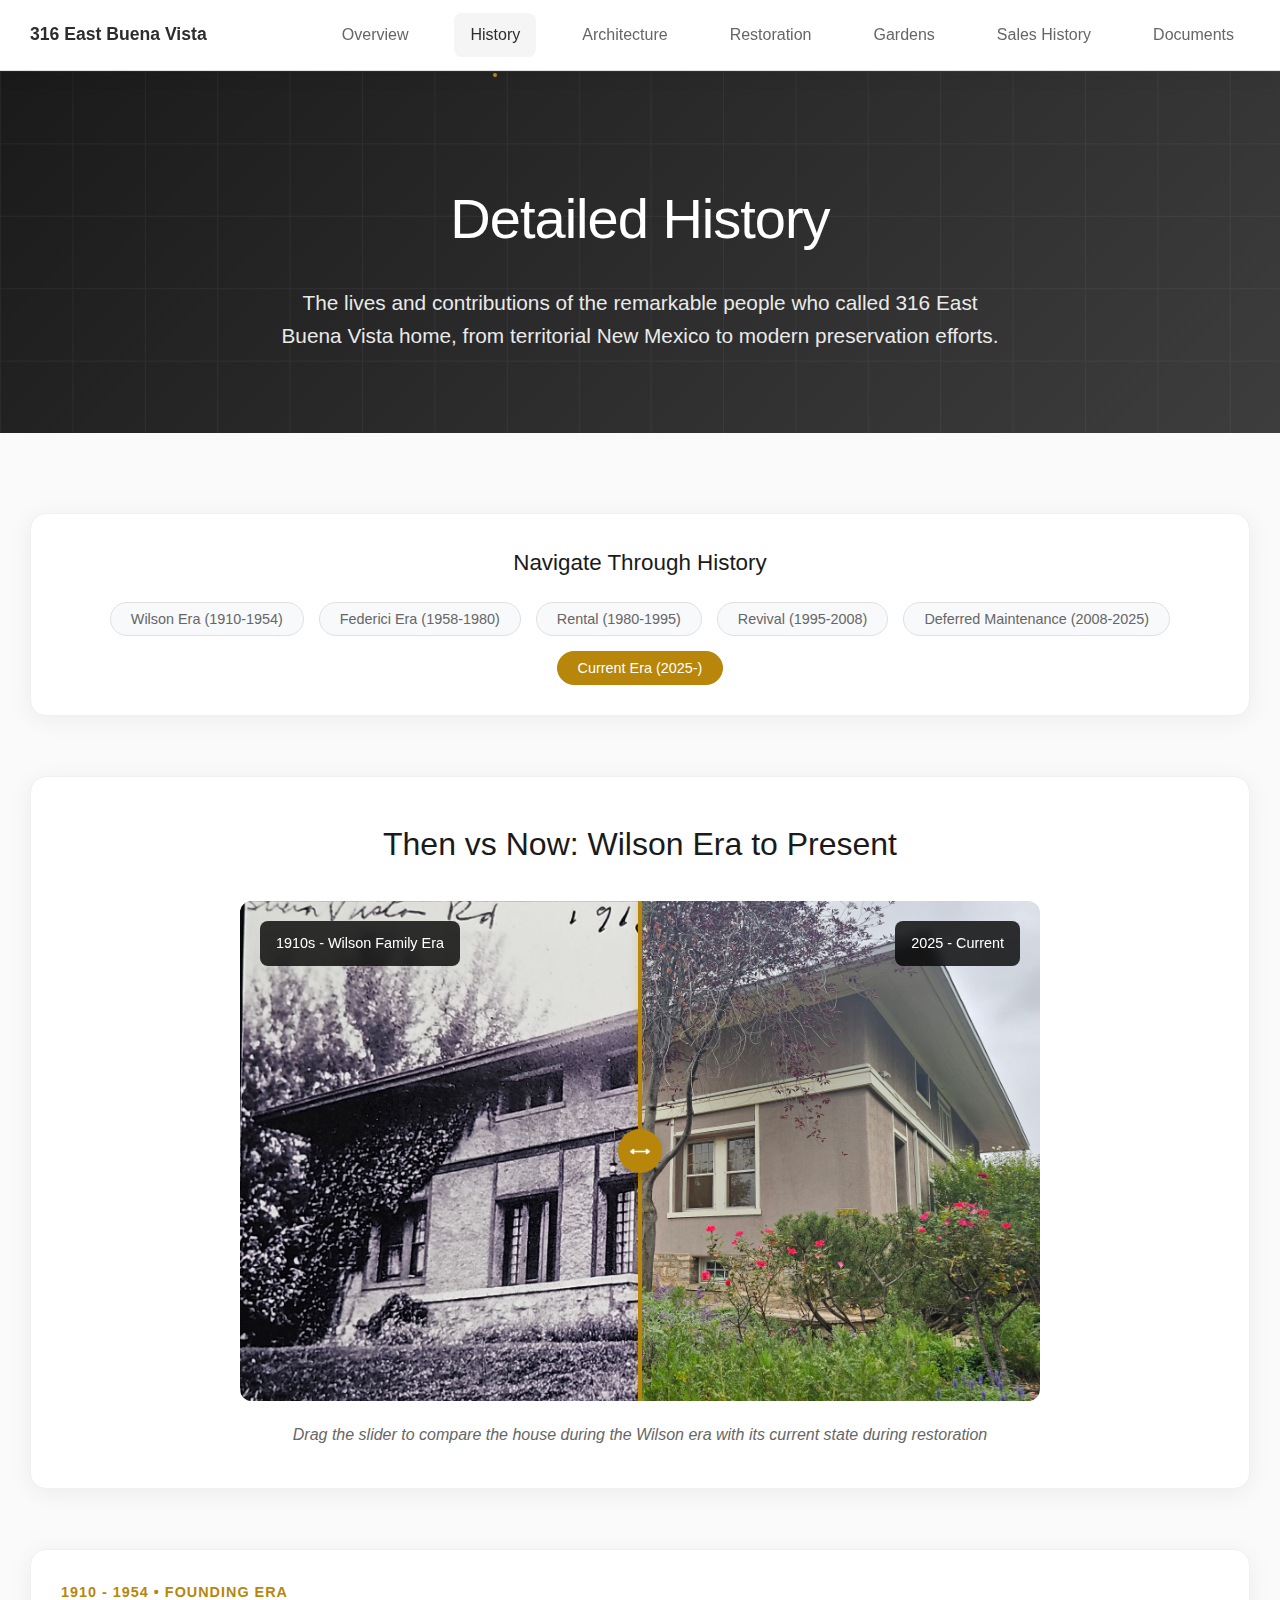
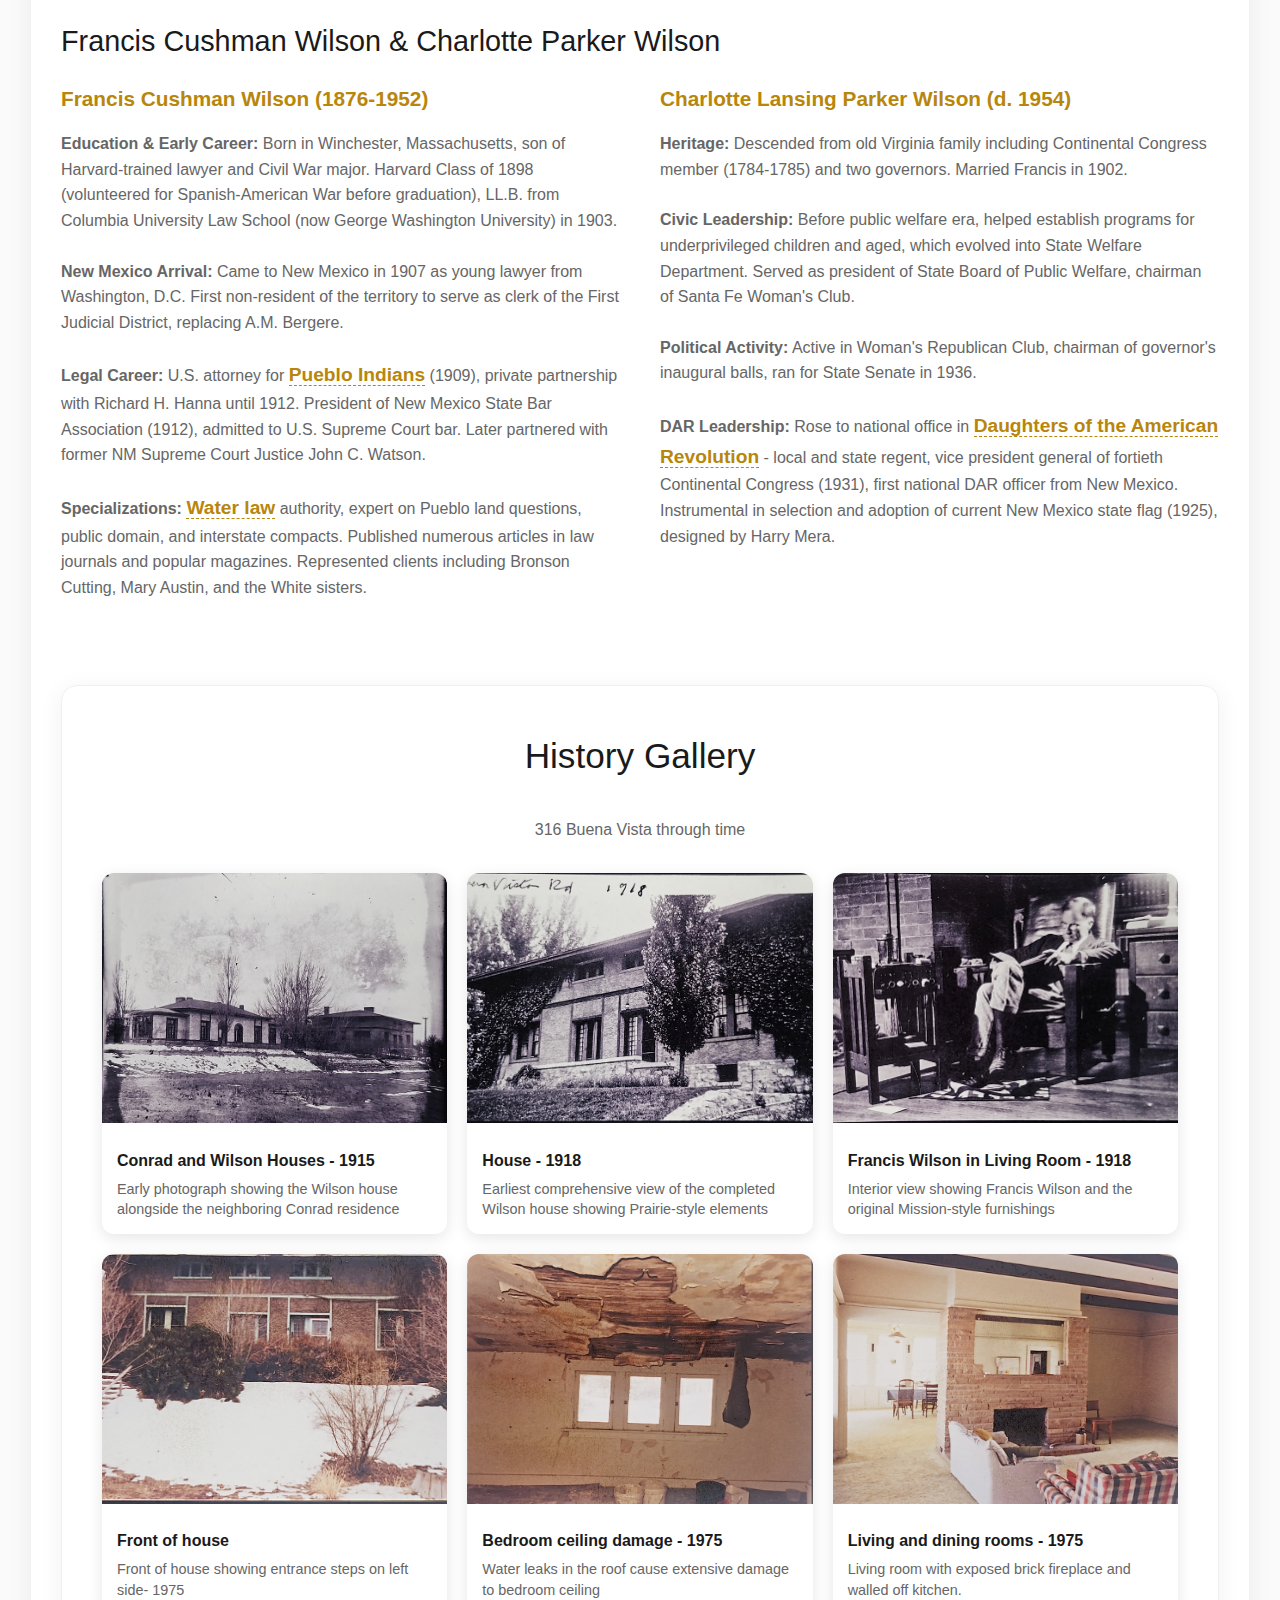
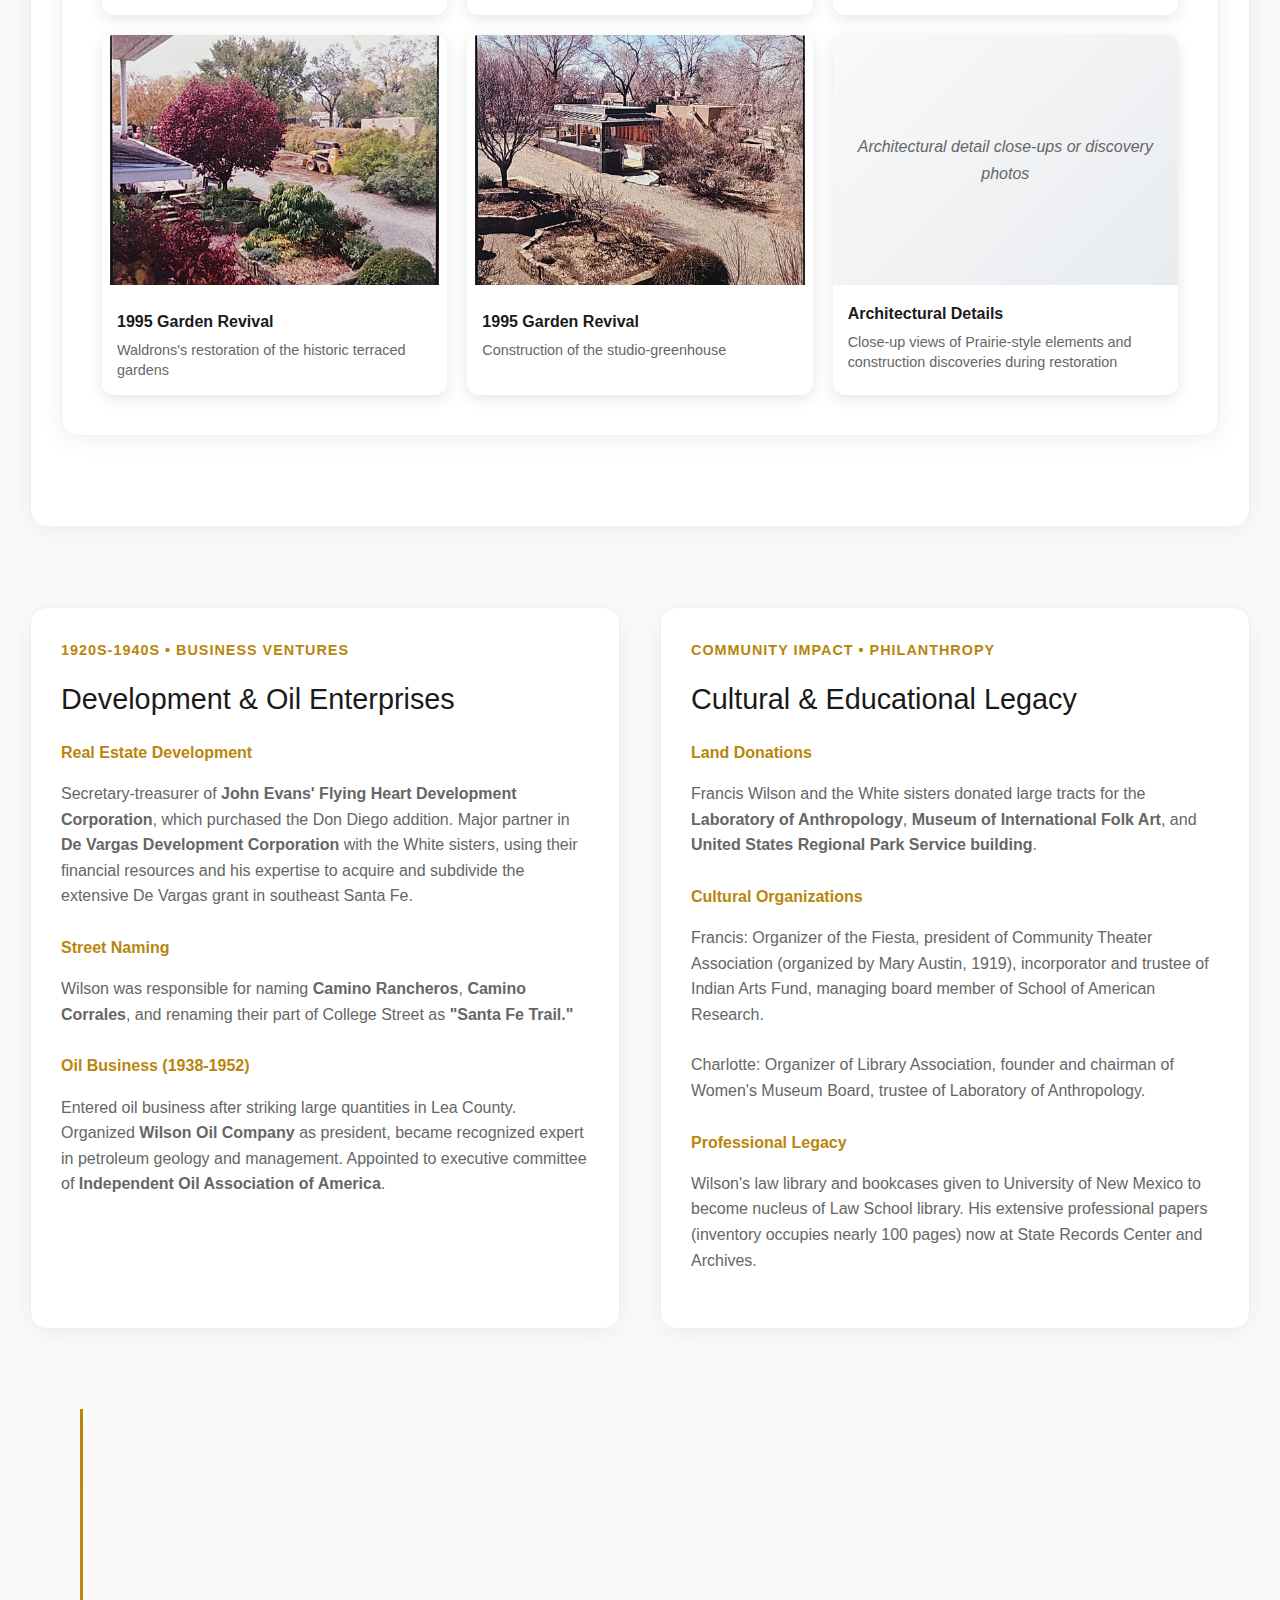
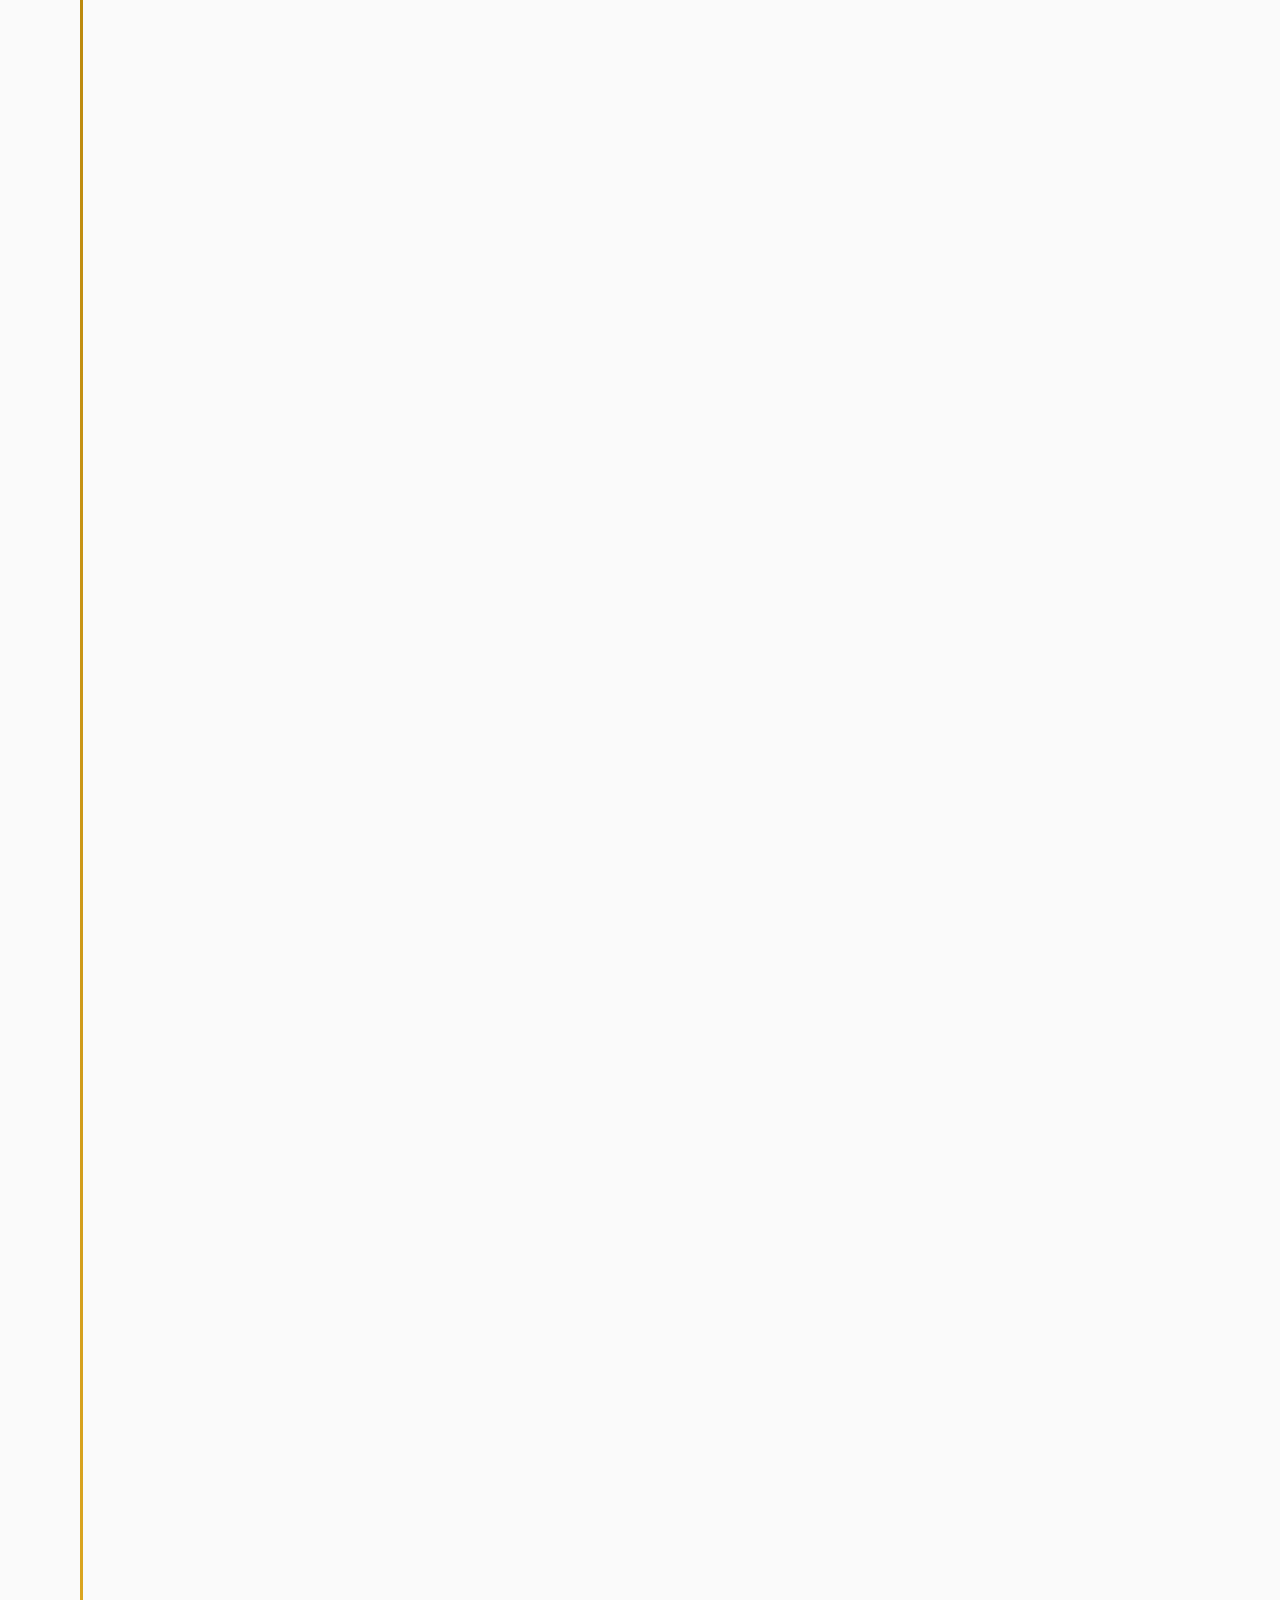
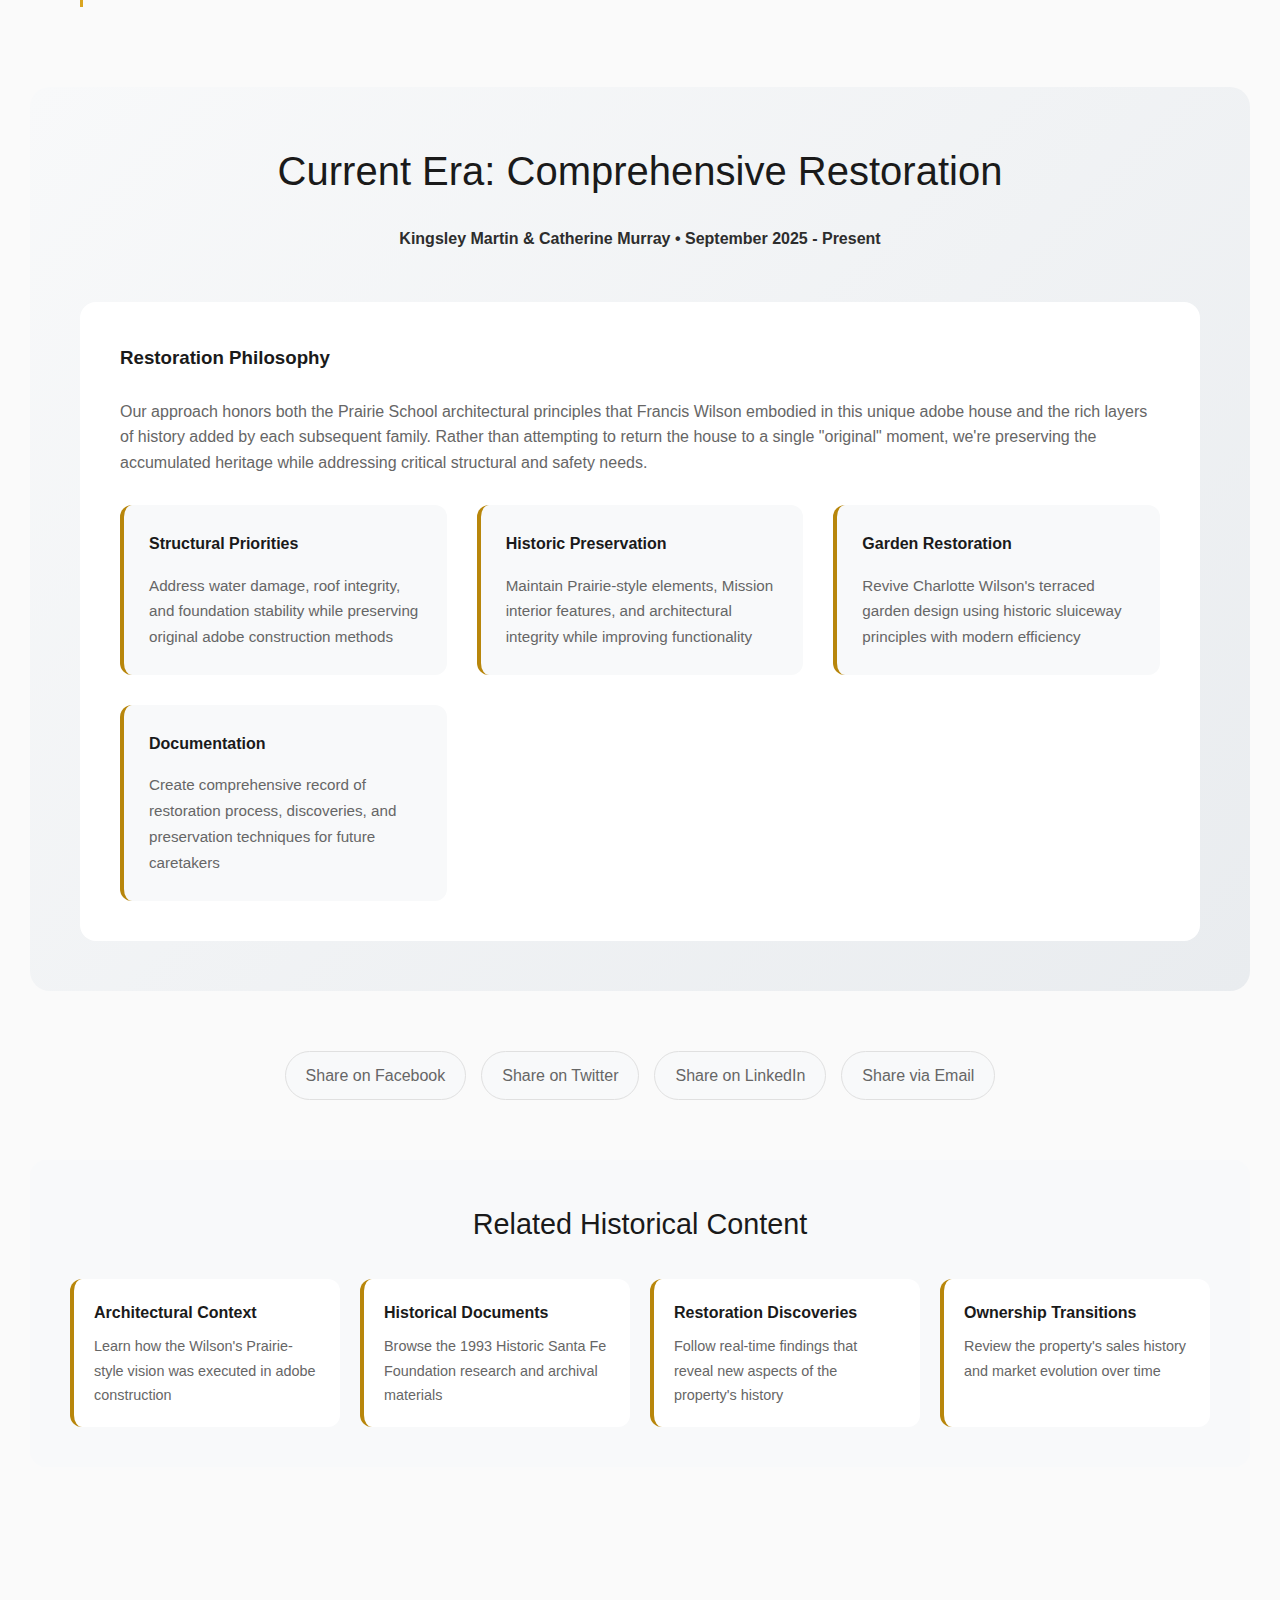
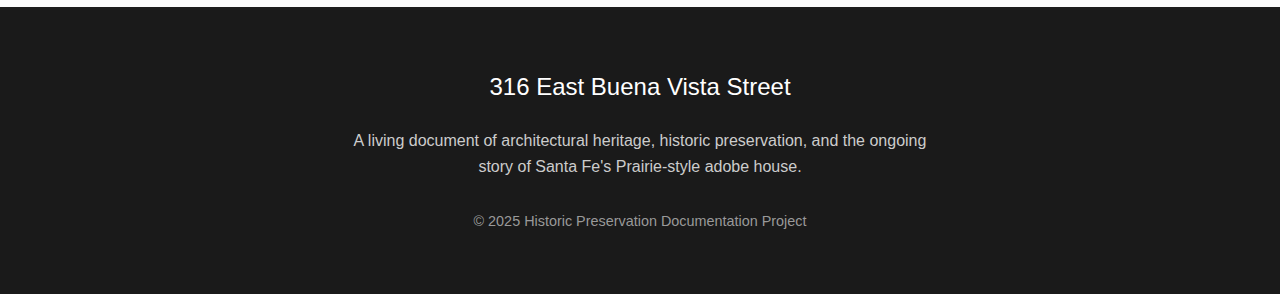
<file: history.html>
<!DOCTYPE html>
<html lang="en">
<head>
    <meta charset="UTF-8">
    <meta name="viewport" content="width=device-width, initial-scale=1.0">
    <title>History - 316 East Buena Vista Street</title>
    <meta name="description" content="Detailed history of notable residents and families who shaped the legacy of this historic Santa Fe property">
    <link rel="stylesheet" href="common.css">
</head>
<body>
    <nav class="nav">
        <div class="nav-container">
            <div class="nav-logo">316 East Buena Vista</div>
            <div class="hamburger" onclick="toggleMenu()">
                <span></span>
                <span></span>
                <span></span>
            </div>
            <div class="nav-links" id="navLinks">
                <a href="index.html">Overview</a>
                <a href="history.html" class="active">History</a>
                <a href="architecture.html">Architecture</a>
                <a href="restoration.html">Restoration</a>
				<a href="gardens.html">Gardens</a>
                <a href="sales.html">Sales History</a>
                <a href="documents.html">Documents</a>
            </div>
        </div>
    </nav>
    
    <section class="hero-section">
        <div class="hero-content">
            <h1 class="hero-title">Detailed History</h1>
            <p class="hero-subtitle">The lives and contributions of the remarkable people who called 316 East Buena Vista home, from territorial New Mexico to modern preservation efforts.</p>
        </div>
    </section>
    
    <section class="section">
        <div class="container">
            <!-- Timeline Navigation -->
            <div class="timeline-navigation">
                <h3 class="timeline-nav-title">Navigate Through History</h3>
                <div class="timeline-nav-buttons">
                    <button class="timeline-nav-btn" onclick="scrollToEra('wilson-era')">Wilson Era (1910-1954)</button>
                    <button class="timeline-nav-btn" onclick="scrollToEra('federici-era')">Federici Era (1958-1980)</button>
                    <button class="timeline-nav-btn" onclick="scrollToEra('rental-period')">Rental (1980-1995)</button>
                    <button class="timeline-nav-btn" onclick="scrollToEra('kent-love-era')">Revival (1995-2008)</button>
					<button class="timeline-nav-btn" onclick="scrollToEra('waldron-shortes-era')">Deferred Maintenance (2008-2025)</button>
                    <button class="timeline-nav-btn active" onclick="scrollToEra('current-era')">Current Era (2025-)</button>
                </div>
            </div>
            
            <!-- Photo Comparison Section -->
            <div class="photo-comparison">
                <h2 class="comparison-title">Then vs Now: Wilson Era to Present</h2>
                <div class="comparison-container" id="comparisonContainer">
					<div class="comparison-wrapper">
						<div class="comparison-image comparison-before">
							<!-- Your 1920s image or content -->
						</div>
						<div class="comparison-image comparison-after" id="comparisonAfter">
							<!-- Your 2025 image or content -->
						</div>
						<div class="comparison-slider" id="comparisonSlider"></div>
						<div class="comparison-labels">
							<div class="comparison-label">1910s - Wilson Family Era</div>
							<div class="comparison-label">2025 - Current</div>
						</div>
					</div>
				</div>
                <p style="text-align: center; margin-top: 20px; color: #666; font-style: italic;">Drag the slider to compare the house during the Wilson era with its current state during restoration</p>
            </div>
            
			<!-- Wilson Era -->
            <div id="wilson-era">
                <div class="cards-grid" style="margin-bottom: 80px;">
                    <div class="card" style="grid-column: 1 / -1;">
                        <div class="card-header">
                            <div class="card-meta">1910 - 1954 • Founding Era</div>
                            <h3 class="card-title">Francis Cushman Wilson & Charlotte Parker Wilson</h3>
                        </div>
                        <div class="card-content">
                            <div style="display: grid; grid-template-columns: 1fr 1fr; gap: 40px;">
                                <div>
                                    <h4 style="color: #b8860b; margin-bottom: 15px; font-size: 1.3em;">Francis Cushman Wilson (1876-1952)</h4>
                                    <p class="card-description"><strong>Education & Early Career:</strong> Born in Winchester, Massachusetts, son of Harvard-trained lawyer and Civil War major. Harvard Class of 1898 (volunteered for Spanish-American War before graduation), LL.B. from Columbia University Law School (now George Washington University) in 1903.</p>
                                    
                                    <p class="card-description"><strong>New Mexico Arrival:</strong> Came to New Mexico in 1907 as young lawyer from Washington, D.C. First non-resident of the territory to serve as clerk of the First Judicial District, replacing A.M. Bergere.</p>
                                    
                                    <p class="card-description"><strong>Legal Career:</strong> U.S. attorney for <span class="glossary-term" onclick="showGlossary('pueblo-indians')">Pueblo Indians</span> (1909), private partnership with Richard H. Hanna until 1912. President of New Mexico State Bar Association (1912), admitted to U.S. Supreme Court bar. Later partnered with former NM Supreme Court Justice John C. Watson.</p>
                                    
                                    <p class="card-description"><strong>Specializations:</strong> <span class="glossary-term" onclick="showGlossary('water-law')">Water law</span> authority, expert on Pueblo land questions, public domain, and interstate compacts. Published numerous articles in law journals and popular magazines. Represented clients including Bronson Cutting, Mary Austin, and the White sisters.</p>
                                </div>
                                <div>
                                    <h4 style="color: #b8860b; margin-bottom: 15px; font-size: 1.3em;">Charlotte Lansing Parker Wilson (d. 1954)</h4>
                                    <p class="card-description"><strong>Heritage:</strong> Descended from old Virginia family including Continental Congress member (1784-1785) and two governors. Married Francis in 1902.</p>
                                    
                                    <p class="card-description"><strong>Civic Leadership:</strong> Before public welfare era, helped establish programs for underprivileged children and aged, which evolved into State Welfare Department. Served as president of State Board of Public Welfare, chairman of Santa Fe Woman's Club.</p>
                                    
                                    <p class="card-description"><strong>Political Activity:</strong> Active in Woman's Republican Club, chairman of governor's inaugural balls, ran for State Senate in 1936.</p>
                                    
                                    <p class="card-description"><strong>DAR Leadership:</strong> Rose to national office in <span class="glossary-term" onclick="showGlossary('dar')">Daughters of the American Revolution</span> - local and state regent, vice president general of fortieth Continental Congress (1931), first national DAR officer from New Mexico. Instrumental in selection and adoption of current New Mexico state flag (1925), designed by Harry Mera.</p>
                                </div>
                            </div>
							
							<!-- Photo Gallery -->
							<div class="photo-gallery">
								<h2 class="gallery-title">History Gallery</h2>
								<p style="text-align: center; color: #666; margin-bottom: 30px;">316 Buena Vista through time</p>
								
								<div style="display: grid; grid-template-columns: repeat(auto-fit, minmax(320px, 1fr)); gap: 20px;">
									<div style="background: white; border-radius: 12px; overflow: hidden; box-shadow: 0 4px 15px rgba(0,0,0,0.1);">
										<img src="photos/conrad_wilson_houses_1915.jpg" 
											 style="width: 100%; height: 250px; object-fit: cover;" 
											 alt="Conrad and Wilson houses - 1915">
										<div style="padding: 15px;">
											<div style="font-weight: 600; color: #1a1a1a; margin-bottom: 5px; font-size: 1em;">Conrad and Wilson Houses - 1915</div>
											<div style="color: #666; font-size: 0.9em; line-height: 1.4;">Early photograph showing the Wilson house alongside the neighboring Conrad residence</div>
										</div>
									</div>
									
									<div style="background: white; border-radius: 12px; overflow: hidden; box-shadow: 0 4px 15px rgba(0,0,0,0.1);">
										<img src="photos/house-1918.jpg" 
											 style="width: 100%; height: 250px; object-fit: cover;" 
											 alt="House - 1918">
										<div style="padding: 15px;">
											<div style="font-weight: 600; color: #1a1a1a; margin-bottom: 5px; font-size: 1em;">House - 1918</div>
											<div style="color: #666; font-size: 0.9em; line-height: 1.4;">Earliest comprehensive view of the completed Wilson house showing Prairie-style elements</div>
										</div>
									</div>
									
									<div style="background: white; border-radius: 12px; overflow: hidden; box-shadow: 0 4px 15px rgba(0,0,0,0.1);">
										<img src="photos/FrancisWilson.jpg" 
											 style="width: 100%; height: 250px; object-fit: cover;" 
											 alt="Francis Wilson in living room - 1918">
										<div style="padding: 15px;">
											<div style="font-weight: 600; color: #1a1a1a; margin-bottom: 5px; font-size: 1em;">Francis Wilson in Living Room - 1918</div>
											<div style="color: #666; font-size: 0.9em; line-height: 1.4;">Interior view showing Francis Wilson and the original Mission-style furnishings</div>
										</div>
									</div>
									
									<!-- Placeholder for additional photos -->
									<div style="background: white; border-radius: 12px; overflow: hidden; box-shadow: 0 4px 15px rgba(0,0,0,0.1);">
										<img src="photos/house-1995.jpg" 
											 style="width: 100%; height: 250px; object-fit: cover;" 
											 alt="First restoration - Kent-Love-Cohen Era">
										<div style="padding: 15px;">
											<div style="font-weight: 600; color: #1a1a1a; margin-bottom: 5px; font-size: 1em;">Front of house</div>
											<div style="color: #666; font-size: 0.9em; line-height: 1.4;">Front of house showing entrance steps on left side- 1975</div>
										</div>
									</div>
									
									<div style="background: white; border-radius: 12px; overflow: hidden; box-shadow: 0 4px 15px rgba(0,0,0,0.1);">
										<img src="photos/house-damage-1995.jpg" 
											 style="width: 100%; height: 250px; object-fit: cover;" 
											 alt="Extensive water damage">
										<div style="padding: 15px;">
											<div style="font-weight: 600; color: #1a1a1a; margin-bottom: 5px; font-size: 1em;">Bedroom ceiling damage - 1975</div>
											<div style="color: #666; font-size: 0.9em; line-height: 1.4;">Water leaks in the roof cause extensive damage to bedroom ceiling</div>
										</div>
									</div>
									
									<div style="background: white; border-radius: 12px; overflow: hidden; box-shadow: 0 4px 15px rgba(0,0,0,0.1);">
										<img src="photos/house-restoration-1995.jpg" 
											 style="width: 100%; height: 250px; object-fit: cover;" 
											 alt="Restoration - living and dining rooms">
										<div style="padding: 15px;">
											<div style="font-weight: 600; color: #1a1a1a; margin-bottom: 5px; font-size: 1em;">Living and dining rooms - 1975</div>
											<div style="color: #666; font-size: 0.9em; line-height: 1.4;">Living room with exposed brick fireplace and walled off kitchen.</div>
										</div>
									</div>
									
									<div style="background: white; border-radius: 12px; overflow: hidden; box-shadow: 0 4px 15px rgba(0,0,0,0.1);">
										<img src="photos/garden-revival1-2008.jpg" 
											 style="width: 100%; height: 250px; object-fit: cover;" 
											 alt="Gardens - terraced gardens">
										<div style="padding: 15px;">
											<div style="font-weight: 600; color: #1a1a1a; margin-bottom: 5px; font-size: 1em;">1995 Garden Revival</div>
											<div style="color: #666; font-size: 0.9em; line-height: 1.4;">Waldrons's restoration of the historic terraced gardens</div>
										</div>
									</div>
									
									<div style="background: white; border-radius: 12px; overflow: hidden; box-shadow: 0 4px 15px rgba(0,0,0,0.1);">
										<img src="photos/garden-revival2-2008.jpg" 
											 style="width: 100%; height: 250px; object-fit: cover;" 
											 alt="Gardens - studio-greenhous">
										<div style="padding: 15px;">
											<div style="font-weight: 600; color: #1a1a1a; margin-bottom: 5px; font-size: 1em;">1995 Garden Revival</div>
											<div style="color: #666; font-size: 0.9em; line-height: 1.4;">Construction of the studio-greenhouse</div>
										</div>
									</div>
									
									<div style="background: white; border-radius: 12px; overflow: hidden; box-shadow: 0 4px 15px rgba(0,0,0,0.1);">
										<div style="width: 100%; height: 250px; background: linear-gradient(135deg, #f8f9fa, #e9ecef); display: flex; align-items: center; justify-content: center; color: #666; font-style: italic; text-align: center; padding: 20px;">
											Architectural detail close-ups or discovery photos
										</div>
										<div style="padding: 15px;">
											<div style="font-weight: 600; color: #1a1a1a; margin-bottom: 5px; font-size: 1em;">Architectural Details</div>
											<div style="color: #666; font-size: 0.9em; line-height: 1.4;">Close-up views of Prairie-style elements and construction discoveries during restoration</div>
										</div>
									</div>
								</div>
							</div>
                    </div>
                </div>
            </div>
            
            <!-- Wilson Business Ventures -->
            <div class="cards-grid" style="margin-bottom: 80px;">
                <div class="card">
                    <div class="card-header">
                        <div class="card-meta">1920s-1940s • Business Ventures</div>
                        <h3 class="card-title">Development & Oil Enterprises</h3>
                    </div>
                    <div class="card-content">
                        <h4 style="color: #b8860b; margin-bottom: 15px;">Real Estate Development</h4>
                        <p class="card-description">Secretary-treasurer of <strong>John Evans' Flying Heart Development Corporation</strong>, which purchased the Don Diego addition. Major partner in <strong>De Vargas Development Corporation</strong> with the White sisters, using their financial resources and his expertise to acquire and subdivide the extensive De Vargas grant in southeast Santa Fe.</p>
                        
                        <h4 style="color: #b8860b; margin-bottom: 15px; margin-top: 25px;">Street Naming</h4>
                        <p class="card-description">Wilson was responsible for naming <strong>Camino Rancheros</strong>, <strong>Camino Corrales</strong>, and renaming their part of College Street as <strong>"Santa Fe Trail."</strong></p>
                        
                        <h4 style="color: #b8860b; margin-bottom: 15px; margin-top: 25px;">Oil Business (1938-1952)</h4>
                        <p class="card-description">Entered oil business after striking large quantities in Lea County. Organized <strong>Wilson Oil Company</strong> as president, became recognized expert in petroleum geology and management. Appointed to executive committee of <strong>Independent Oil Association of America</strong>.</p>
                    </div>
                </div>
                
                <div class="card">
                    <div class="card-header">
                        <div class="card-meta">Community Impact • Philanthropy</div>
                        <h3 class="card-title">Cultural & Educational Legacy</h3>
                    </div>
                    <div class="card-content">
                        <h4 style="color: #b8860b; margin-bottom: 15px;">Land Donations</h4>
                        <p class="card-description">Francis Wilson and the White sisters donated large tracts for the <strong>Laboratory of Anthropology</strong>, <strong>Museum of International Folk Art</strong>, and <strong>United States Regional Park Service building</strong>.</p>
                        
                        <h4 style="color: #b8860b; margin-bottom: 15px; margin-top: 25px;">Cultural Organizations</h4>
                        <p class="card-description">Francis: Organizer of the Fiesta, president of Community Theater Association (organized by Mary Austin, 1919), incorporator and trustee of Indian Arts Fund, managing board member of School of American Research.</p>
                        
                        <p class="card-description">Charlotte: Organizer of Library Association, founder and chairman of Women's Museum Board, trustee of Laboratory of Anthropology.</p>
                        
                        <h4 style="color: #b8860b; margin-bottom: 15px; margin-top: 25px;">Professional Legacy</h4>
                        <p class="card-description">Wilson's law library and bookcases given to University of New Mexico to become nucleus of Law School library. His extensive professional papers (inventory occupies nearly 100 pages) now at State Records Center and Archives.</p>
                    </div>
                </div>
            </div>
                        
            <!-- Timeline -->
            <div class="timeline-container">
                <div class="timeline-track"></div>
                
                <div class="timeline-item" id="federici-era">
                    <div class="timeline-marker">
                        <div class="timeline-year">1958</div>
                    </div>
                    <div class="timeline-content">
                        <h3 class="timeline-title">Federici Family Era Begins</h3>
                        <p class="timeline-description">Justice William R. Federici and family purchase the property, continuing its legacy of legal profession residents. Most significant change was commissioning Rudy Rosales to build large stone living room mantelpiece.</p>
                    </div>
                </div>
                
                <div class="timeline-item">
                    <div class="timeline-marker">
                        <div class="timeline-year">1977</div>
                    </div>
                    <div class="timeline-content">
                        <h3 class="timeline-title">Supreme Court Justice</h3>
                        <p class="timeline-description">William Federici appointed to New Mexico Supreme Court (served until 1986, Chief Justice 1984-1985), maintaining the house's connection to legal leadership in the state.</p>
                    </div>
                </div>
                
                <div class="timeline-item" id="rental-period">
                    <div class="timeline-marker">
                        <div class="timeline-year">1980</div>
                    </div>
                    <div class="timeline-content">
                        <h3 class="timeline-title">Rental Property Period</h3>
                        <p class="timeline-description">House becomes rental property, housing St. John's College students for a period. Beginning of deferred maintenance issues that would later challenge structural integrity.</p>
                    </div>
                </div>
                
                <div class="timeline-item" id="kent-love-cohen-era">
                    <div class="timeline-marker">
                        <div class="timeline-year">1995</div>
                    </div>
                    <div class="timeline-content">
                        <h3 class="timeline-title">House and Garden Revival</h3>
                        <p class="timeline-description">David Kent & Margaret Love (Berkeley Mills furniture makers) restore the house, discover and revive neglected gardens, restore historic well system achieving 15-20 GPM flow with modern irrigation controllers. The gardens are maintained by the Cohen's and featured in magazines and garden walks.</p>
                    </div>
                </div>
				
				<div class="timeline-item" id="waldron-shortes-era">
                    <div class="timeline-marker">
                        <div class="timeline-year">2008</div>
                    </div>
                    <div class="timeline-content">
                        <h3 class="timeline-title">Deferred Maintenance Period</h3>
                        <p class="timeline-description">During the period of ownership by Waldron ans Shortes from 2008 to 2025, the house and gardens suffer from deferred maintenance.</p>
                    </div>
                </div>
                
                <div class="timeline-item" id="current-era">
                    <div class="timeline-marker">
                        <div class="timeline-year">2025</div>
                    </div>
                    <div class="timeline-content">
                        <h3 class="timeline-title">Comprehensive Restoration</h3>
                        <p class="timeline-description">Kingsley Martin & Catherine Murray begin comprehensive restoration of the house and gardens while preserving architectural integrity and documenting the process for future preservation efforts.</p>
                    </div>
                </div>
            </div>
            
            <!-- Current Era Section -->
            <div class="restoration-tracker" style="margin-top: 80px;">
                <div class="restoration-header">
                    <h2 class="restoration-title">Current Era: Comprehensive Restoration</h2>
                    <p><strong>Kingsley Martin & Catherine Murray • September 2025 - Present</strong></p>
                </div>
                
                <div style="background: white; padding: 40px; border-radius: 16px; margin-top: 40px;">
                    <h3 style="color: #1a1a1a; margin-bottom: 25px;">Restoration Philosophy</h3>
                    <p style="color: #666; line-height: 1.6; margin-bottom: 25px;">Our approach honors both the Prairie School architectural principles that Francis Wilson embodied in this unique adobe house and the rich layers of history added by each subsequent family. Rather than attempting to return the house to a single "original" moment, we're preserving the accumulated heritage while addressing critical structural and safety needs.</p>
                    
                    <div style="display: grid; grid-template-columns: repeat(auto-fit, minmax(250px, 1fr)); gap: 30px; margin-top: 30px;">
                        <div style="background: #f8f9fa; padding: 25px; border-radius: 12px; border-left: 4px solid #b8860b;">
                            <h4 style="color: #1a1a1a; margin-bottom: 15px;">Structural Priorities</h4>
                            <p style="color: #666; font-size: 0.95em;">Address water damage, roof integrity, and foundation stability while preserving original adobe construction methods</p>
                        </div>
                        <div style="background: #f8f9fa; padding: 25px; border-radius: 12px; border-left: 4px solid #b8860b;">
                            <h4 style="color: #1a1a1a; margin-bottom: 15px;">Historic Preservation</h4>
                            <p style="color: #666; font-size: 0.95em;">Maintain Prairie-style elements, Mission interior features, and architectural integrity while improving functionality</p>
                        </div>
                        <div style="background: #f8f9fa; padding: 25px; border-radius: 12px; border-left: 4px solid #b8860b;">
                            <h4 style="color: #1a1a1a; margin-bottom: 15px;">Garden Restoration</h4>
                            <p style="color: #666; font-size: 0.95em;">Revive Charlotte Wilson's terraced garden design using historic sluiceway principles with modern efficiency</p>
                        </div>
                        <div style="background: #f8f9fa; padding: 25px; border-radius: 12px; border-left: 4px solid #b8860b;">
                            <h4 style="color: #1a1a1a; margin-bottom: 15px;">Documentation</h4>
                            <p style="color: #666; font-size: 0.95em;">Create comprehensive record of restoration process, discoveries, and preservation techniques for future caretakers</p>
                        </div>
                    </div>
                </div>
            </div>
            
            <!-- Social Sharing -->
            <div class="social-sharing">
                <a href="#" class="share-btn" onclick="shareContent('facebook')">Share on Facebook</a>
                <a href="#" class="share-btn" onclick="shareContent('twitter')">Share on Twitter</a>
                <a href="#" class="share-btn" onclick="shareContent('linkedin')">Share on LinkedIn</a>
                <a href="#" class="share-btn" onclick="shareContent('email')">Share via Email</a>
            </div>
            
            <!-- Related Content -->
            <div class="related-content">
                <h3 class="related-title">Related Historical Content</h3>
                <div class="related-links">
                    <a href="architecture.html" class="related-link">
                        <h4>Architectural Context</h4>
                        <p>Learn how the Wilson's Prairie-style vision was executed in adobe construction</p>
                    </a>
                    <a href="documents.html#historical" class="related-link">
                        <h4>Historical Documents</h4>
                        <p>Browse the 1993 Historic Santa Fe Foundation research and archival materials</p>
                    </a>
                    <a href="restoration.html#discoveries" class="related-link">
                        <h4>Restoration Discoveries</h4>
                        <p>Follow real-time findings that reveal new aspects of the property's history</p>
                    </a>
                    <a href="sales.html" class="related-link">
                        <h4>Ownership Transitions</h4>
                        <p>Review the property's sales history and market evolution over time</p>
                    </a>
                </div>
            </div>
        </div>
    </section>
    
    <!-- Glossary Overlay -->
    <div class="glossary-overlay" id="glossaryOverlay" onclick="hideGlossary()"></div>
    <div class="glossary-popup" id="glossaryPopup">
        <h3 id="glossaryTitle" style="color: #b8860b; margin-bottom: 15px;"></h3>
        <p id="glossaryDefinition" style="color: #666; line-height: 1.6; margin-bottom: 20px;"></p>
        <button onclick="hideGlossary()" style="background: #b8860b; color: white; border: none; padding: 8px 20px; border-radius: 6px; cursor: pointer;">Close</button>
    </div>
    
    <footer class="footer">
        <div class="footer-content">
            <h3 class="footer-title">316 East Buena Vista Street</h3>
            <p class="footer-description">A living document of architectural heritage, historic preservation, and the ongoing story of Santa Fe's Prairie-style adobe house.</p>
            <p style="margin-top: 30px; color: #999; font-size: 0.9em;">© 2025 Historic Preservation Documentation Project</p>
        </div>
    </footer>
    
    <script>
	function toggleMenu() {
		const navLinks = document.getElementById('navLinks');
		navLinks.classList.toggle('active');
	}

	// Timeline navigation
	function scrollToEra(eraId) {
		document.getElementById(eraId).scrollIntoView({ behavior: 'smooth' });
		
		// Update active button
		document.querySelectorAll('.timeline-nav-btn').forEach(btn => btn.classList.remove('active'));
		event.target.classList.add('active');
	}

	// Photo Comparison Class
	class PhotoComparison {
		constructor(container) {
			this.container = container;
			this.slider = container.querySelector('#comparisonSlider');
			this.afterImage = container.querySelector('#comparisonAfter');
			this.isDragging = false;
			this.currentPosition = 50; // Start at 50%
			
			this.init();
		}
		
		init() {
			// Mouse events
			this.slider.addEventListener('mousedown', this.startDrag.bind(this));
			document.addEventListener('mousemove', this.onDrag.bind(this));
			document.addEventListener('mouseup', this.stopDrag.bind(this));
			
			// Touch events for mobile
			this.slider.addEventListener('touchstart', this.startDrag.bind(this), { passive: false });
			document.addEventListener('touchmove', this.onDrag.bind(this), { passive: false });
			document.addEventListener('touchend', this.stopDrag.bind(this));
			
			// Click anywhere on container to move slider
			this.container.addEventListener('click', this.onContainerClick.bind(this));
			
			// Prevent default drag behavior
			this.container.addEventListener('dragstart', (e) => e.preventDefault());
			this.slider.addEventListener('selectstart', (e) => e.preventDefault());
			
			// Set initial position
			this.updatePosition(this.currentPosition);
		}
		
		startDrag(e) {
			this.isDragging = true;
			this.container.style.cursor = 'ew-resize';
			document.body.style.userSelect = 'none';
			e.preventDefault();
		}
		
		stopDrag() {
			this.isDragging = false;
			this.container.style.cursor = 'ew-resize';
			document.body.style.userSelect = '';
		}
		
		onDrag(e) {
			if (!this.isDragging) return;
			
			e.preventDefault();
			const clientX = e.type.includes('touch') ? e.touches[0].clientX : e.clientX;
			this.updatePositionFromEvent(clientX);
		}
		
		onContainerClick(e) {
			if (this.isDragging) return;
			
			// Don't move slider if clicking on the slider itself
			if (e.target === this.slider || this.slider.contains(e.target)) return;
			
			const clientX = e.type.includes('touch') ? e.changedTouches[0].clientX : e.clientX;
			this.updatePositionFromEvent(clientX);
		}
		
		updatePositionFromEvent(clientX) {
			const rect = this.container.getBoundingClientRect();
			const x = clientX - rect.left;
			const percentage = Math.max(0, Math.min(100, (x / rect.width) * 100));
			this.updatePosition(percentage);
		}
		
		updatePosition(percentage) {
			this.currentPosition = percentage;
			
			// Update slider position
			this.slider.style.left = `${percentage}%`;
			
			// Update clip path for after image (reveals from left)
			this.afterImage.style.clipPath = `polygon(0 0, ${percentage}% 0, ${percentage}% 100%, 0 100%)`;
		}
	}

	// Timeline item animation on scroll
	const timelineObserver = new IntersectionObserver((entries) => {
		entries.forEach((entry) => {
			if (entry.isIntersecting) {
				entry.target.classList.add('visible');
			}
		});
	}, { threshold: 0.2 });

	document.addEventListener('DOMContentLoaded', function() {
		// Initialize timeline animation
		document.querySelectorAll('.timeline-item').forEach((item) => {
			timelineObserver.observe(item);
		});
		
		// Initialize photo comparison
		const container = document.getElementById('comparisonContainer');
		if (container) {
			new PhotoComparison(container);
		}
	});

	// Glossary functionality
	const glossaryTerms = {
		'pueblo-indians': {
			title: 'Pueblo Indians',
			definition: 'Native American peoples of the southwestern United States, living in compact, permanent settlements. Wilson specialized in legal issues related to Pueblo land rights and sovereignty during the territorial period.'
		},
		'water-law': {
			title: 'Water Law',
			definition: 'The branch of law dealing with the ownership, control, and use of water as a resource. In the arid Southwest, water rights were critical to development and remain highly regulated today.'
		},
		'dar': {
			title: 'Daughters of the American Revolution',
			definition: 'A lineage-based membership service organization for women directly descended from a person involved in United States independence efforts. Charlotte Wilson rose to national leadership in this organization.'
		}
	};

	function showGlossary(termId) {
		const term = glossaryTerms[termId];
		if (term) {
			document.getElementById('glossaryTitle').textContent = term.title;
			document.getElementById('glossaryDefinition').textContent = term.definition;
			document.getElementById('glossaryOverlay').classList.add('active');
			document.getElementById('glossaryPopup').classList.add('active');
		}
	}

	function hideGlossary() {
		document.getElementById('glossaryOverlay').classList.remove('active');
		document.getElementById('glossaryPopup').classList.remove('active');
	}

	// Social sharing
	function shareContent(platform) {
		const url = encodeURIComponent(window.location.href);
		const title = encodeURIComponent('History of 316 East Buena Vista Street - Historic Prairie Adobe House');
		
		switch(platform) {
			case 'facebook':
				window.open(`https://www.facebook.com/sharer/sharer.php?u=${url}`, '_blank');
				break;
			case 'twitter':
				window.open(`https://twitter.com/intent/tweet?url=${url}&text=${title}`, '_blank');
				break;
			case 'linkedin':
				window.open(`https://www.linkedin.com/sharing/share-offsite/?url=${url}`, '_blank');
				break;
			case 'email':
				window.location.href = `mailto:?subject=${title}&body=Check out this fascinating history: ${url}`;
				break;
		}
	}
	</script>
</body>
</html>
</file>
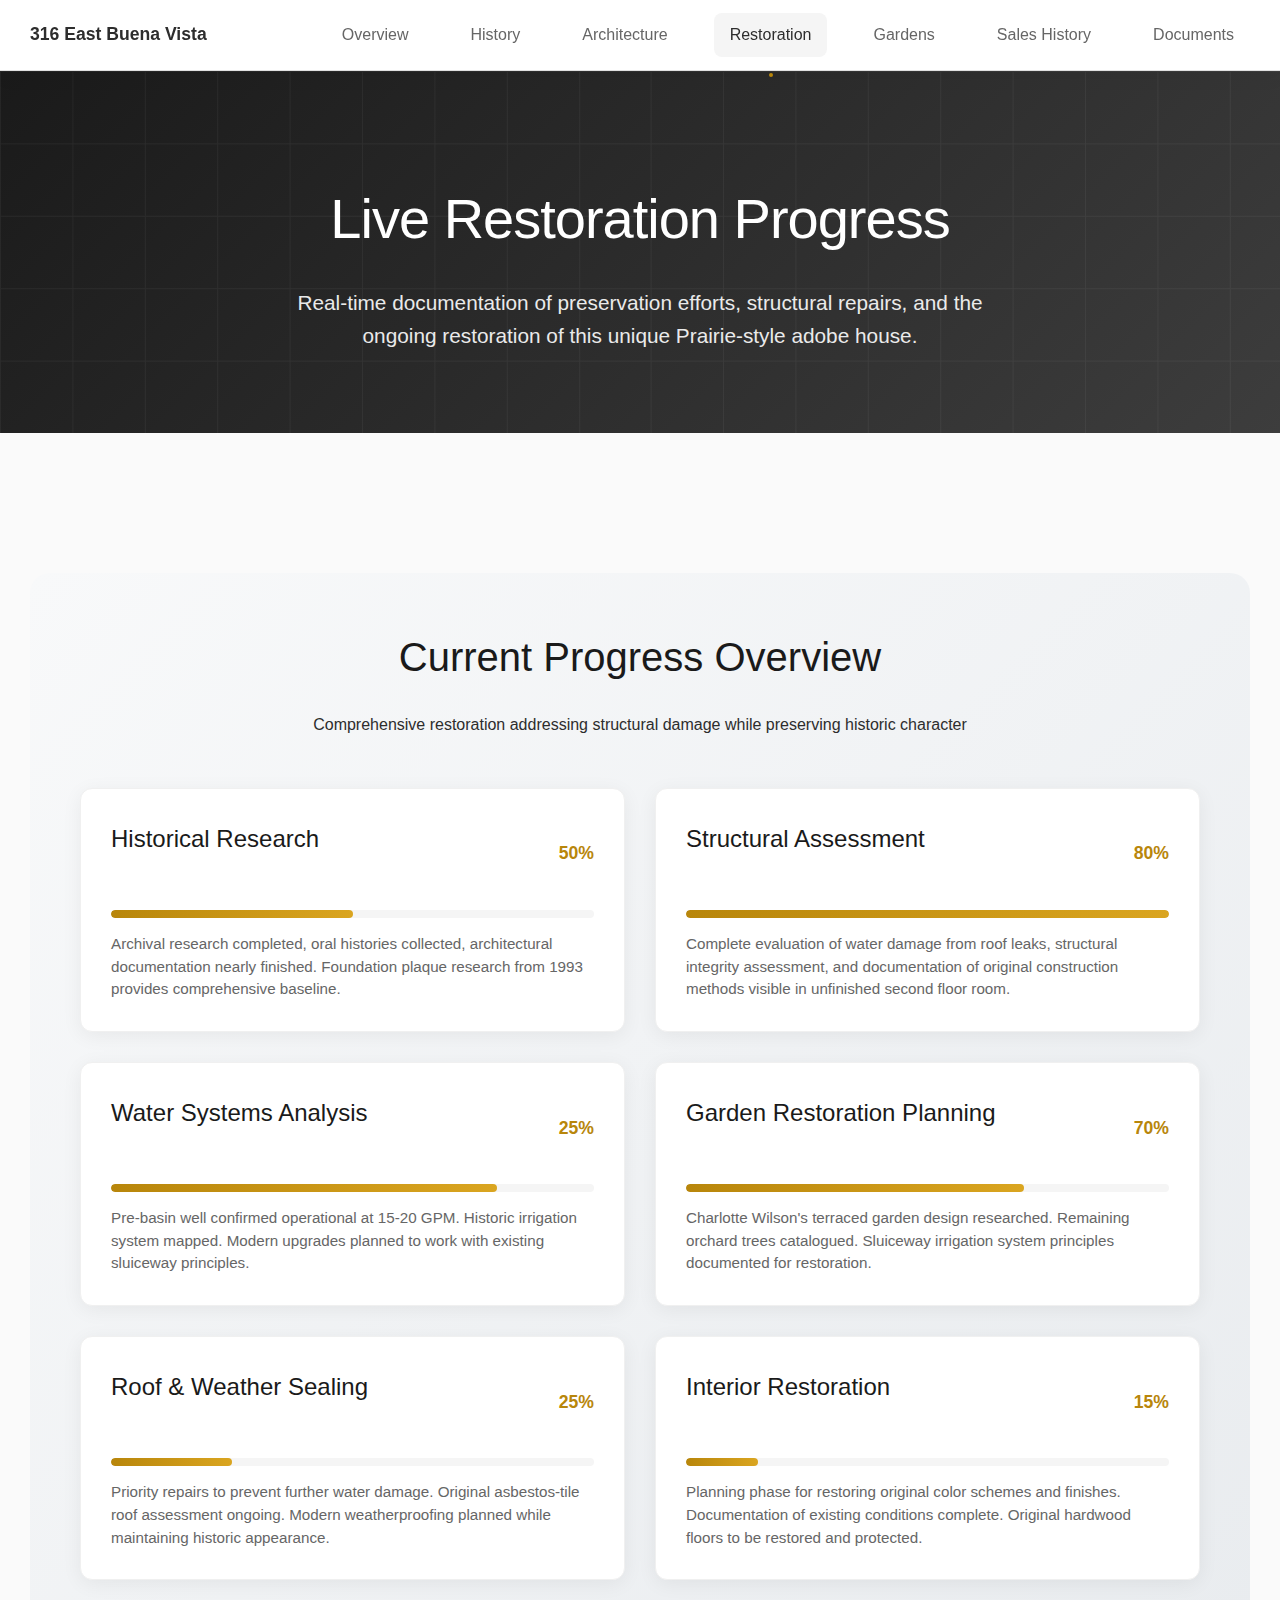
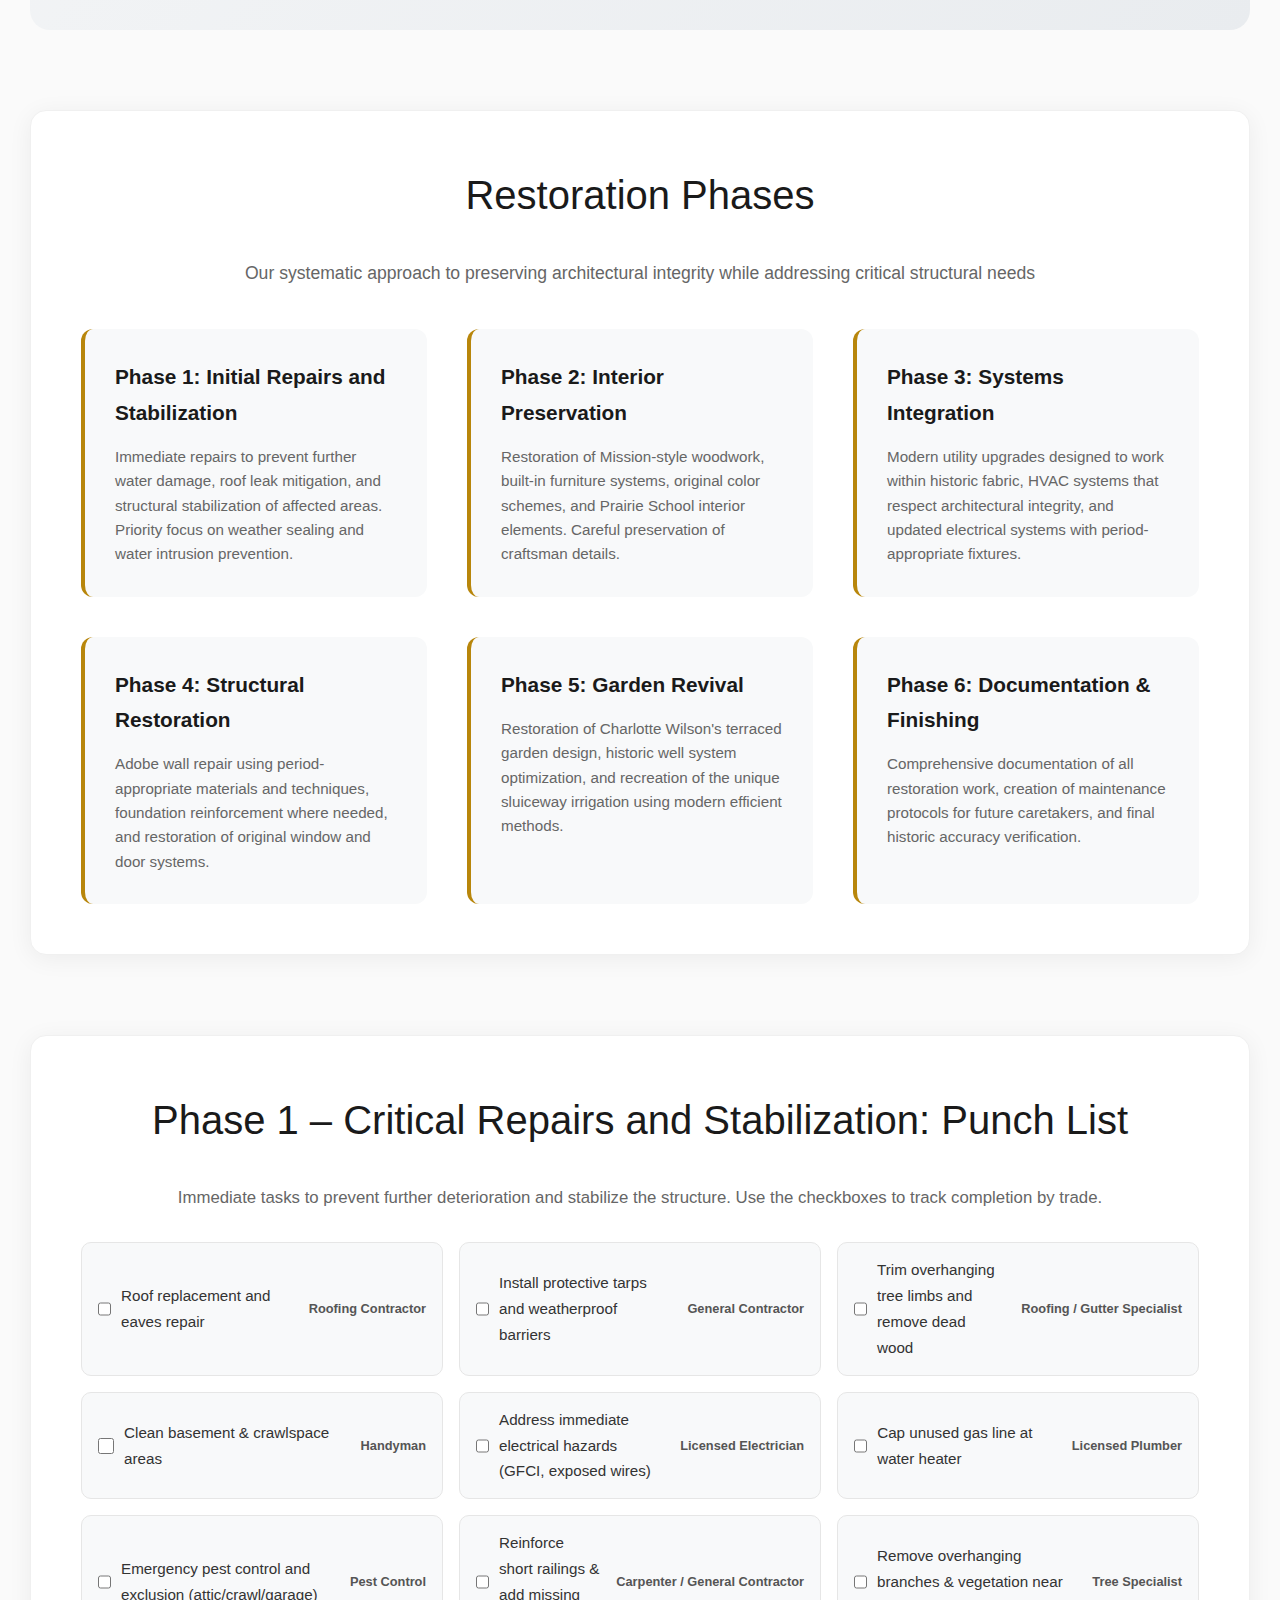
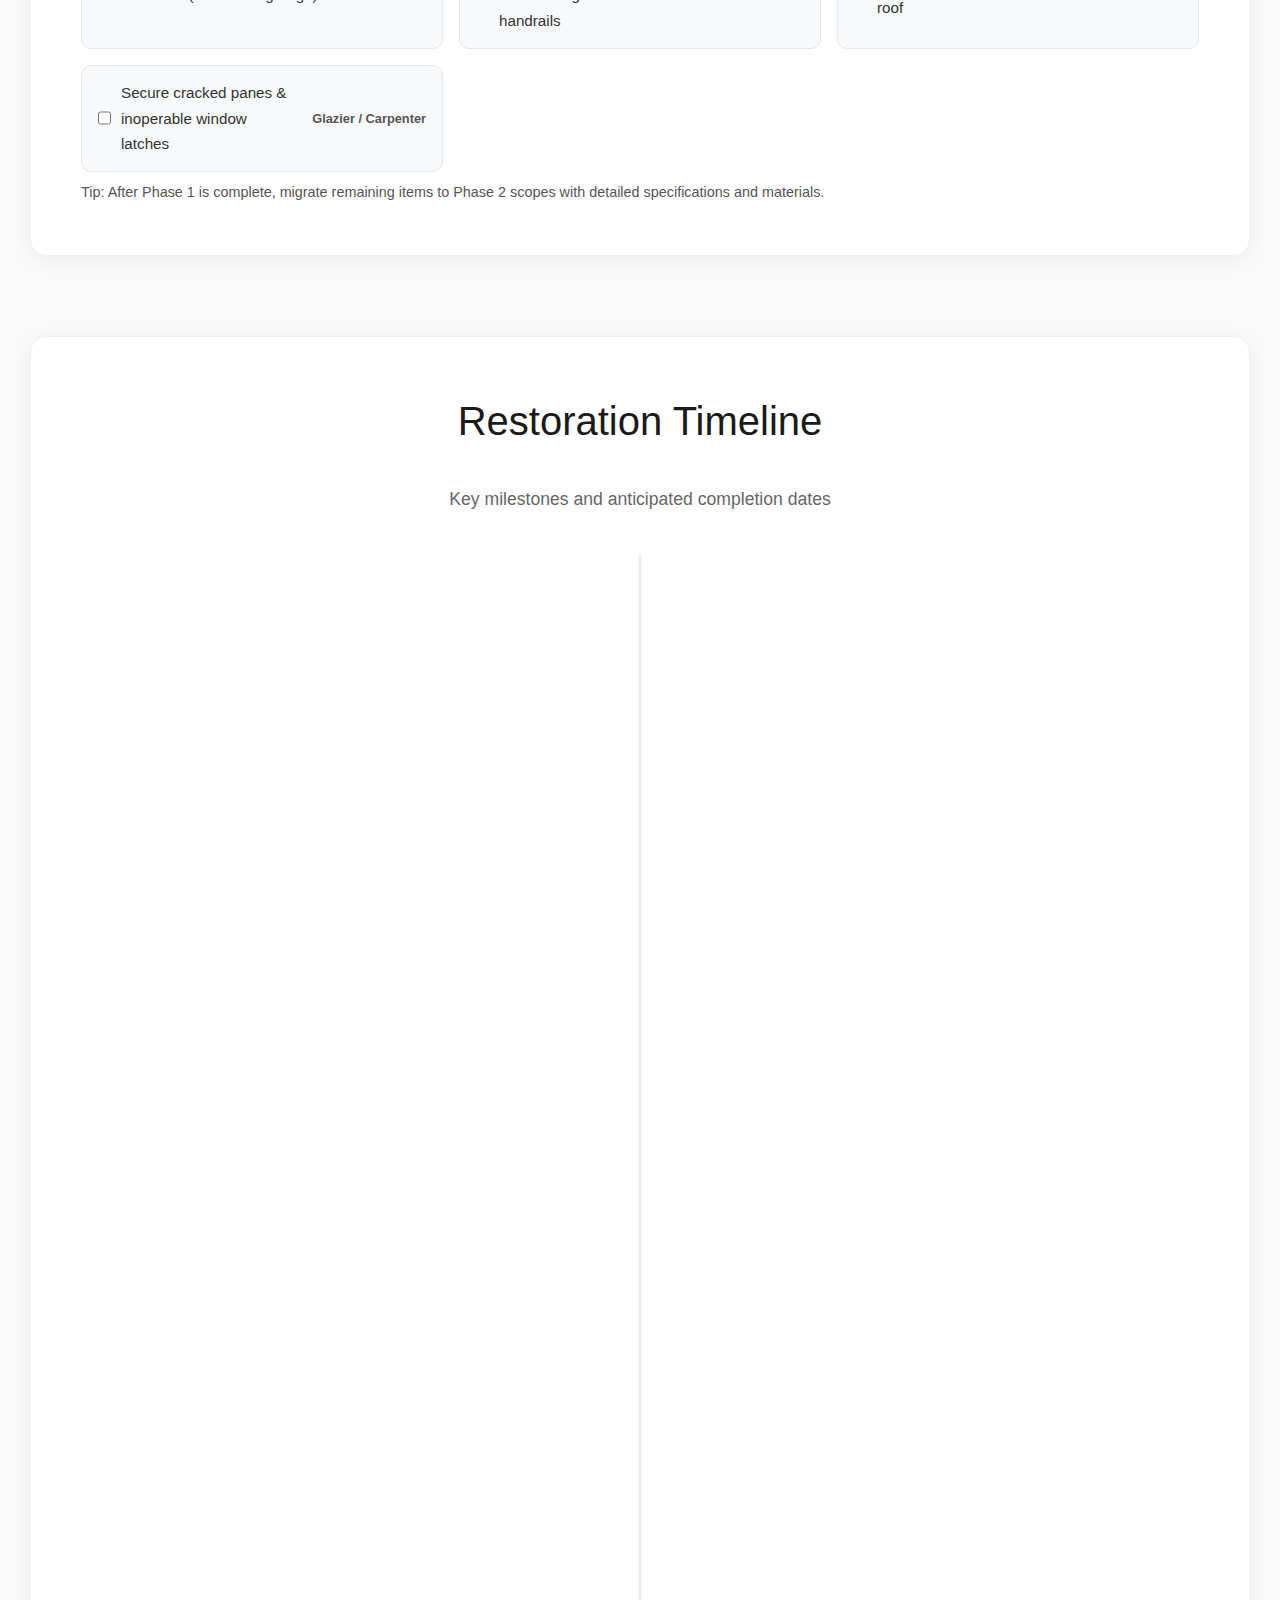
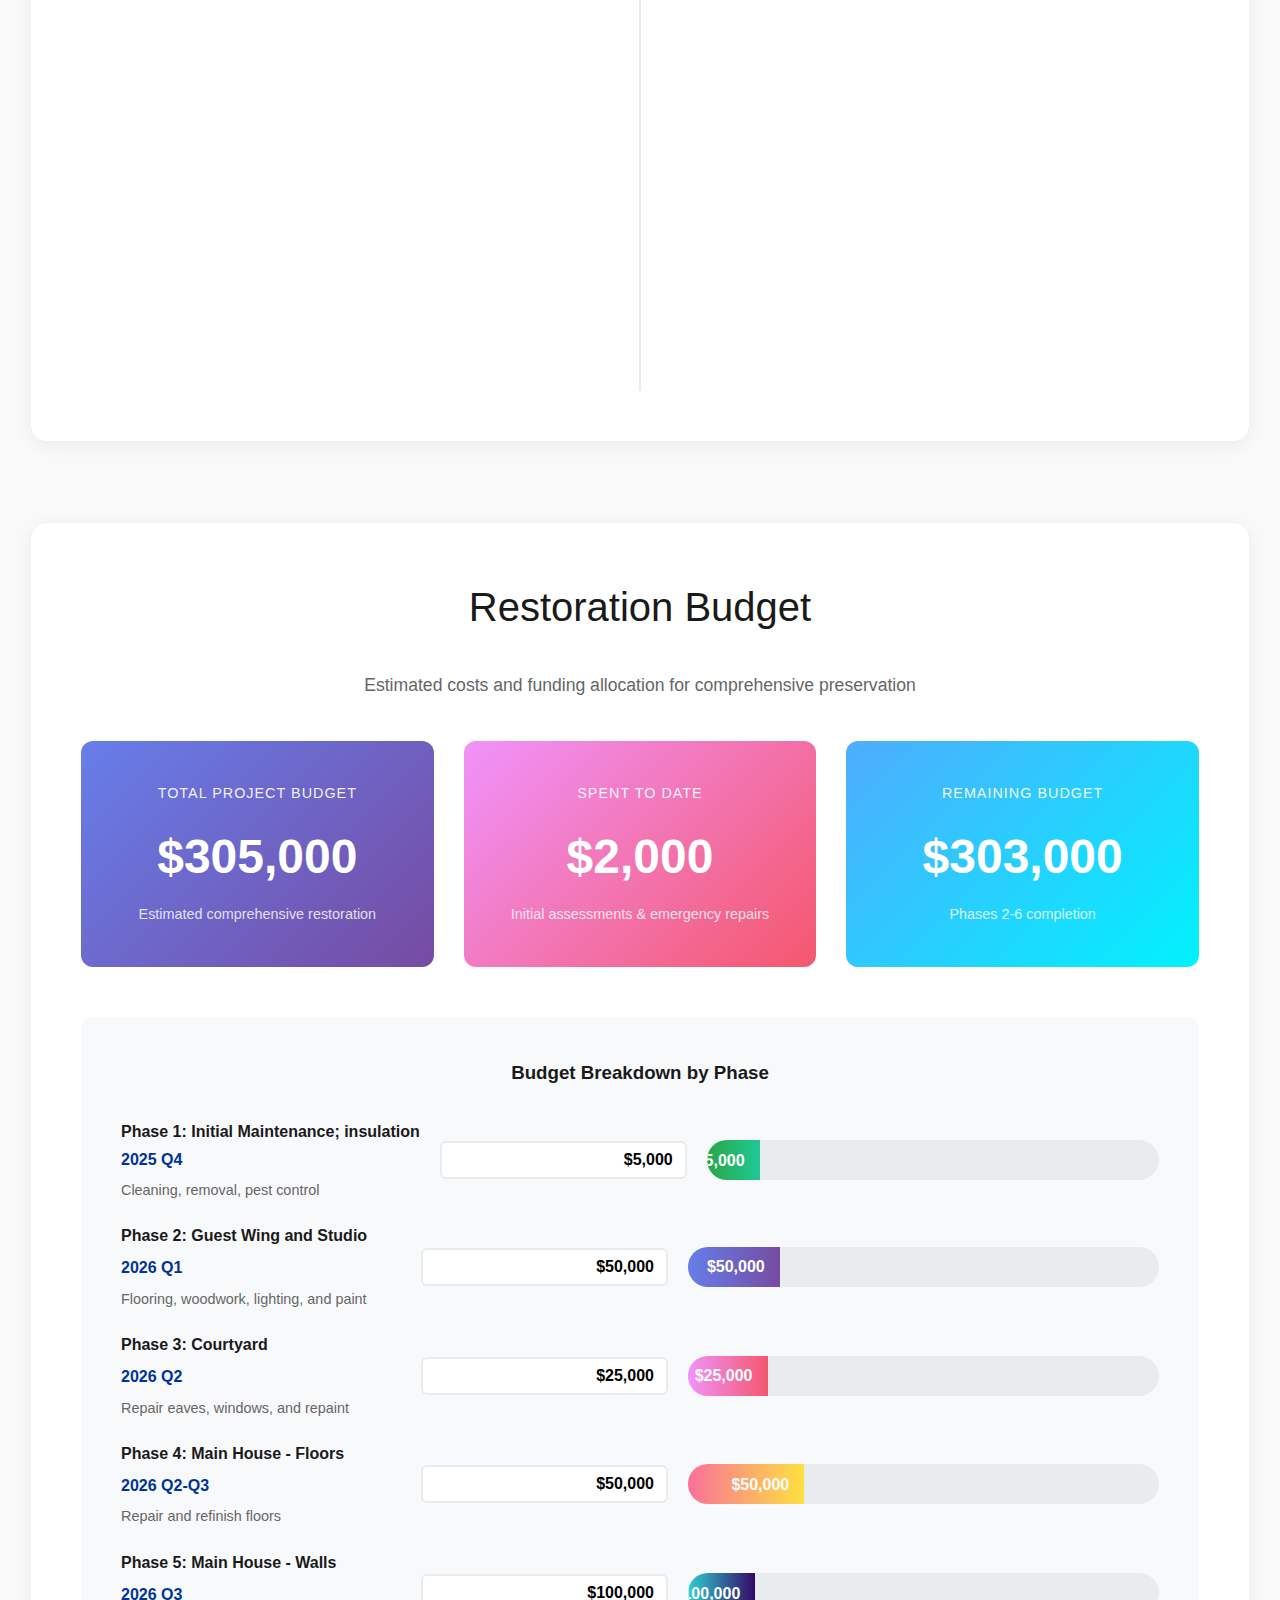
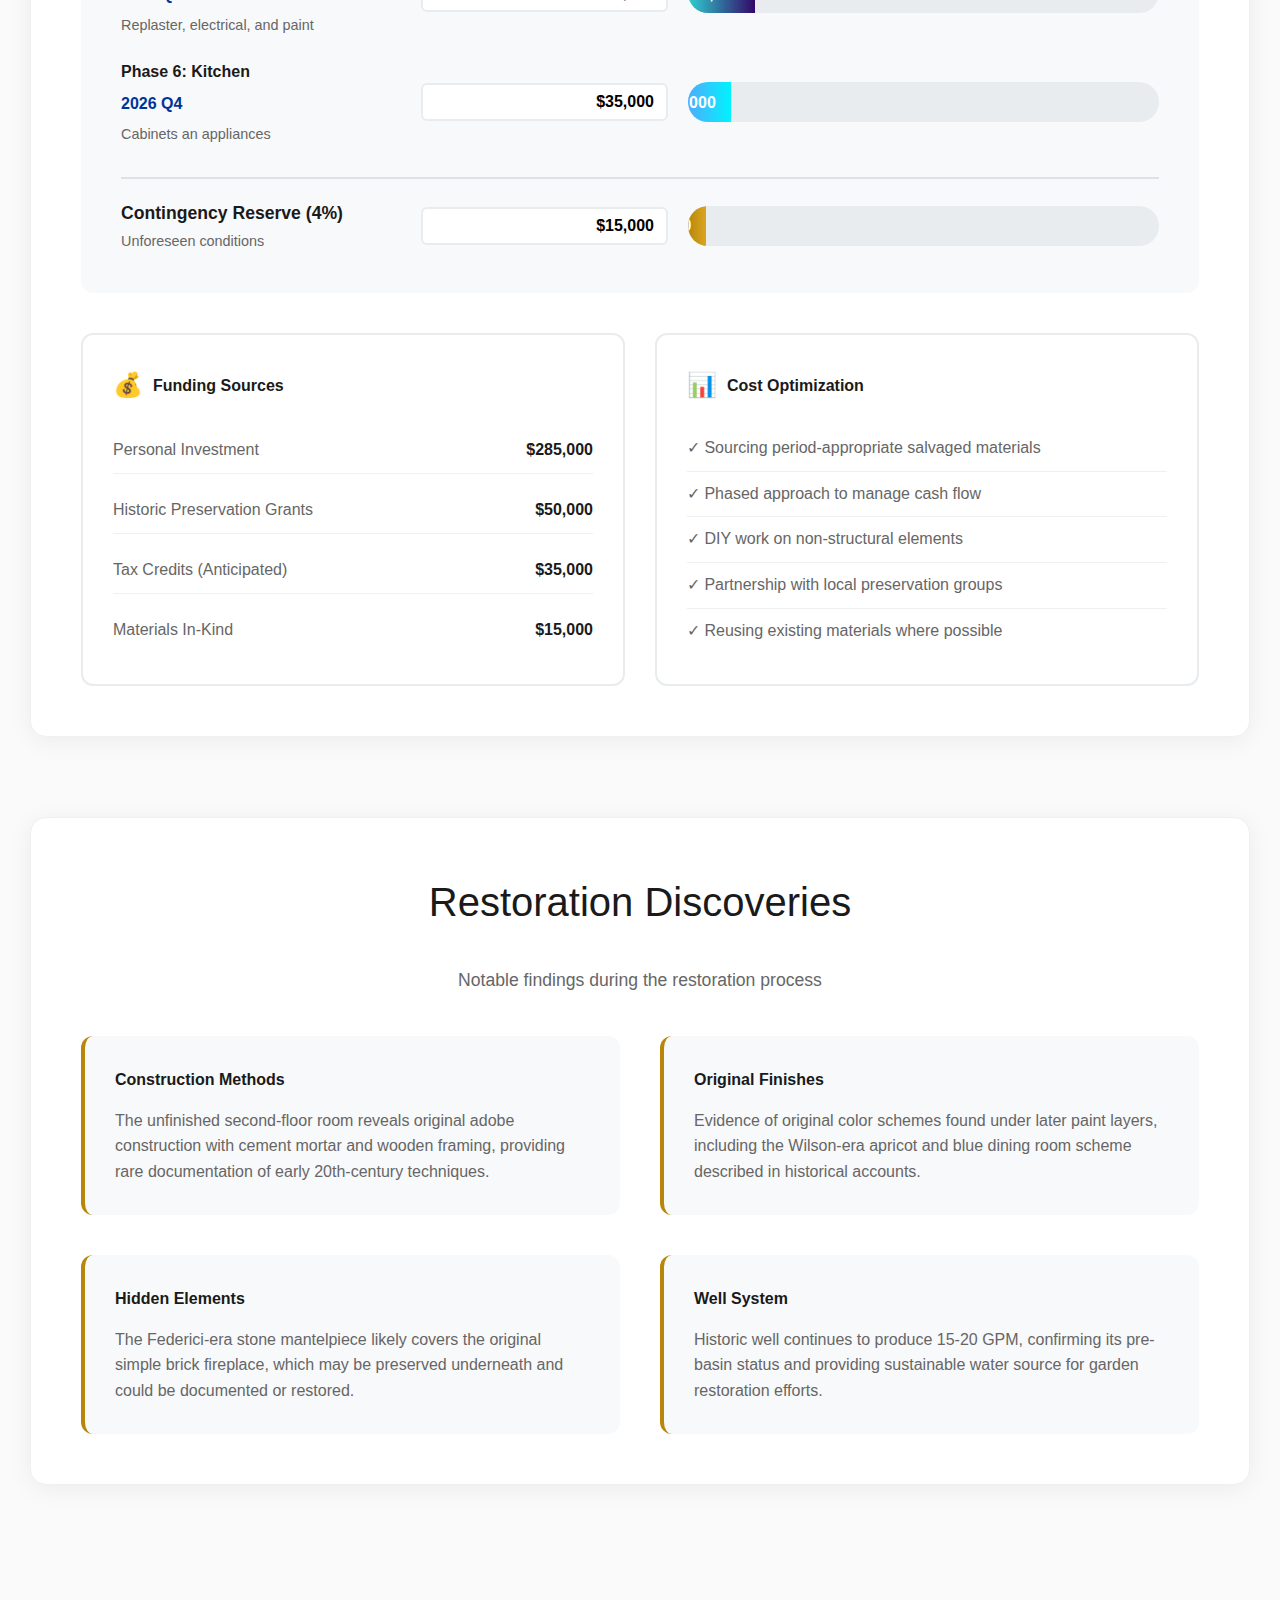
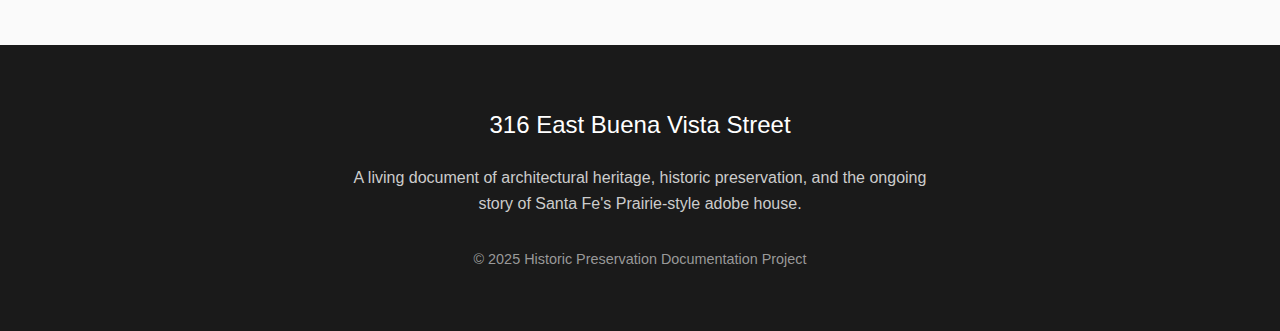
<file: restoration.html>
<!DOCTYPE html>
<html lang="en">
<head>
    <meta charset="UTF-8">
    <meta name="viewport" content="width=device-width, initial-scale=1.0">
    <title>Restoration Progress - 316 East Buena Vista Street</title>
    <meta name="description" content="Real-time documentation of the comprehensive restoration and preservation efforts at this historic Santa Fe property">
    <link rel="stylesheet" href="common.css">
</head>
<body>
    <nav class="nav">
        <div class="nav-container">
            <div class="nav-logo">316 East Buena Vista</div>
            <div class="nav-links">
                <a href="index.html">Overview</a>
                <a href="history.html">History</a>
                <a href="architecture.html">Architecture</a>
                <a href="restoration.html" class="active">Restoration</a>
				<a href="gardens.html">Gardens</a>
				<a href="sales.html">Sales History</a>
                <a href="documents.html">Documents</a>
            </div>
        </div>
    </nav>
    
    <section class="hero-section">
        <div class="hero-content">
            <h1 class="hero-title">Live Restoration Progress</h1>
            <p class="hero-subtitle">Real-time documentation of preservation efforts, structural repairs, and the ongoing restoration of this unique Prairie-style adobe house.</p>
        </div>
    </section>
    
    <section class="section">
        <div class="container">
            <div class="restoration-tracker">
                <div class="restoration-header">
                    <h2 class="restoration-title">Current Progress Overview</h2>
                    <p>Comprehensive restoration addressing structural damage while preserving historic character</p>
                </div>
                
                <div class="progress-cards">
                    <div class="progress-card">
                        <div class="progress-header">
                            <h4 class="progress-title">Historical Research</h4>
                            <span class="progress-percentage">50%</span>
                        </div>
                        <div class="progress-bar-container">
                            <div class="progress-bar-fill" style="width: 50%;"></div>
                        </div>
                        <p class="progress-description">Archival research completed, oral histories collected, architectural documentation nearly finished. Foundation plaque research from 1993 provides comprehensive baseline.</p>
                    </div>
                    
                    <div class="progress-card">
                        <div class="progress-header">
                            <h4 class="progress-title">Structural Assessment</h4>
                            <span class="progress-percentage">80%</span>
                        </div>
                        <div class="progress-bar-container">
                            <div class="progress-bar-fill" style="width: 100%;"></div>
                        </div>
                        <p class="progress-description">Complete evaluation of water damage from roof leaks, structural integrity assessment, and documentation of original construction methods visible in unfinished second floor room.</p>
                    </div>
                    
                    <div class="progress-card">
                        <div class="progress-header">
                            <h4 class="progress-title">Water Systems Analysis</h4>
                            <span class="progress-percentage">25%</span>
                        </div>
                        <div class="progress-bar-container">
                            <div class="progress-bar-fill" style="width: 80%;"></div>
                        </div>
                        <p class="progress-description">Pre-basin well confirmed operational at 15-20 GPM. Historic irrigation system mapped. Modern upgrades planned to work with existing sluiceway principles.</p>
                    </div>
                    
                    <div class="progress-card">
                        <div class="progress-header">
                            <h4 class="progress-title">Garden Restoration Planning</h4>
                            <span class="progress-percentage">70%</span>
                        </div>
                        <div class="progress-bar-container">
                            <div class="progress-bar-fill" style="width: 70%;"></div>
                        </div>
                        <p class="progress-description">Charlotte Wilson's terraced garden design researched. Remaining orchard trees catalogued. Sluiceway irrigation system principles documented for restoration.</p>
                    </div>
                    
                    <div class="progress-card">
                        <div class="progress-header">
                            <h4 class="progress-title">Roof & Weather Sealing</h4>
                            <span class="progress-percentage">25%</span>
                        </div>
                        <div class="progress-bar-container">
                            <div class="progress-bar-fill" style="width: 25%;"></div>
                        </div>
                        <p class="progress-description">Priority repairs to prevent further water damage. Original asbestos-tile roof assessment ongoing. Modern weatherproofing planned while maintaining historic appearance.</p>
                    </div>
                    
                    <div class="progress-card">
                        <div class="progress-header">
                            <h4 class="progress-title">Interior Restoration</h4>
                            <span class="progress-percentage">15%</span>
                        </div>
                        <div class="progress-bar-container">
                            <div class="progress-bar-fill" style="width: 15%;"></div>
                        </div>
                        <p class="progress-description">Planning phase for restoring original color schemes and finishes. Documentation of existing conditions complete. Original hardwood floors to be restored and protected.</p>
                    </div>
                </div>
            </div>
            
            <!-- Restoration Phases -->
            <div class="phase-section">
                <h2 class="phase-title">Restoration Phases</h2>
                <p style="text-align: center; color: #666; margin-bottom: 40px; font-size: 1.1em;">Our systematic approach to preserving architectural integrity while addressing critical structural needs</p>
                
                <div class="phase-grid">
                    <div class="phase-card">
                        <h4>Phase 1: Initial Repairs and Stabilization</h4>
                        <p>Immediate repairs to prevent further water damage, roof leak mitigation, and structural stabilization of affected areas. Priority focus on weather sealing and water intrusion prevention.</p>
                    </div>
                    
                    <div class="phase-card">
                        <h4>Phase 2: Interior Preservation</h4>
                        <p>Restoration of Mission-style woodwork, built-in furniture systems, original color schemes, and Prairie School interior elements. Careful preservation of craftsman details.</p>
                    </div>
                    
                    <div class="phase-card">
                        <h4>Phase 3: Systems Integration</h4>
                        <p>Modern utility upgrades designed to work within historic fabric, HVAC systems that respect architectural integrity, and updated electrical systems with period-appropriate fixtures.</p>
                    </div>
                    
					<div class="phase-card">
                        <h4>Phase 4: Structural Restoration</h4>
                        <p>Adobe wall repair using period-appropriate materials and techniques, foundation reinforcement where needed, and restoration of original window and door systems.</p>
                    </div>
                    
                    <div class="phase-card">
                        <h4>Phase 5: Garden Revival</h4>
                        <p>Restoration of Charlotte Wilson's terraced garden design, historic well system optimization, and recreation of the unique sluiceway irrigation using modern efficient methods.</p>
                    </div>
                    
                    <div class="phase-card">
                        <h4>Phase 6: Documentation & Finishing</h4>
                        <p>Comprehensive documentation of all restoration work, creation of maintenance protocols for future caretakers, and final historic accuracy verification.</p>
                    </div>
                </div>
            </div>

            <!-- NEW: Phase 1 Emergency Stabilization Panel (Punch List) -->
            <div class="phase-section" id="phase-1-punch">
                <h2 class="phase-title">Phase 1 – Critical Repairs and Stabilization: Punch List</h2>
                <p class="punch-intro">Immediate tasks to prevent further deterioration and stabilize the structure. Use the checkboxes to track completion by trade.</p>
                
                <div class="punch-grid">
                    <div class="punch-item">
                        <div class="punch-left">
                            <input type="checkbox" id="roof-temp">
                            <label class="punch-label" for="roof-temp">Roof replacement and eaves repair</label>
                        </div>
                        <span class="punch-trade">Roofing Contractor</span>
                    </div>
                    <div class="punch-item">
                        <div class="punch-left">
                            <input type="checkbox" id="tarp">
                            <label class="punch-label" for="tarp">Install protective tarps and weatherproof barriers</label>
                        </div>
                        <span class="punch-trade">General Contractor</span>
                    </div>
                    <div class="punch-item">
                        <div class="punch-left">
                            <input type="checkbox" id="gutters-temp">
                            <label class="punch-label" for="gutters-temp">Trim overhanging tree limbs and remove dead wood</label>
                        </div>
                        <span class="punch-trade">Roofing / Gutter Specialist</span>
                    </div>
                    <div class="punch-item">
                        <div class="punch-left">
                            <input type="checkbox" id="basement-moisture">
                            <label class="punch-label" for="basement-moisture">Clean basement & crawlspace areas</label>
                        </div>
                        <span class="punch-trade">Handyman</span>
                    </div>
                    <div class="punch-item">
                        <div class="punch-left">
                            <input type="checkbox" id="electrical-gfci">
                            <label class="punch-label" for="electrical-gfci">Address immediate electrical hazards (GFCI, exposed wires)</label>
                        </div>
                        <span class="punch-trade">Licensed Electrician</span>
                    </div>
                    <div class="punch-item">
                        <div class="punch-left">
                            <input type="checkbox" id="gas-cap">
                            <label class="punch-label" for="gas-cap">Cap unused gas line at water heater</label>
                        </div>
                        <span class="punch-trade">Licensed Plumber</span>
                    </div>
                    <div class="punch-item">
                        <div class="punch-left">
                            <input type="checkbox" id="pest">
                            <label class="punch-label" for="pest">Emergency pest control and exclusion (attic/crawl/garage)</label>
                        </div>
                        <span class="punch-trade">Pest Control</span>
                    </div>
                    <div class="punch-item">
                        <div class="punch-left">
                            <input type="checkbox" id="rails-stairs">
                            <label class="punch-label" for="rails-stairs">Reinforce short railings & add missing handrails</label>
                        </div>
                        <span class="punch-trade">Carpenter / General Contractor</span>
                    </div>
                    <div class="punch-item">
                        <div class="punch-left">
                            <input type="checkbox" id="veg-trim">
                            <label class="punch-label" for="veg-trim">Remove overhanging branches & vegetation near roof</label>
                        </div>
                        <span class="punch-trade">Tree Specialist</span>
                    </div>
                    <div class="punch-item">
                        <div class="punch-left">
                            <input type="checkbox" id="secure-windows">
                            <label class="punch-label" for="secure-windows">Secure cracked panes & inoperable window latches</label>
                        </div>
                        <span class="punch-trade">Glazier / Carpenter</span>
                    </div>
                </div>
                <p class="punch-note">Tip: After Phase 1 is complete, migrate remaining items to Phase 2 scopes with detailed specifications and materials.</p>
            </div>
            
            <!-- Timeline -->
            <div class="phase-section">
                <h2 class="phase-title">Restoration Timeline</h2>
                <p style="text-align: center; color: #666; margin-bottom: 40px; font-size: 1.1em;">Key milestones and anticipated completion dates</p>
                
                <div style="position: relative; padding: 20px 0;">
                    <div style="position: absolute; left: 50%; top: 0; bottom: 0; width: 2px; background: #e9ecef; transform: translateX(-50%);"></div>
                    
                    <div style="position: relative; margin-bottom: 60px; opacity: 0; animation: fadeIn 0.6s forwards;">
                        <div style="position: absolute; left: 50%; top: 0; transform: translateX(-50%); background: white; padding: 10px 20px; border: 3px solid #b8860b; border-radius: 20px; z-index: 2;">
                            <div style="font-weight: 600; color: #b8860b; font-size: 0.9em; white-space: nowrap;">Sept 2025</div>
                        </div>
                        <div style="margin-top: 60px; margin-left: calc(50% + 60px); background: #f8f9fa; padding: 25px; border-radius: 12px; border-left: 4px solid #b8860b;">
                            <h3 style="color: #1a1a1a; margin: 0 0 10px 0; font-size: 1.2em;">Project Initiation</h3>
                            <p style="color: #666; margin: 0; line-height: 1.6;">Property acquisition, initial assessment, and research phase completion. Structural engineering evaluation and emergency stabilization planning.</p>
                        </div>
                    </div>
                    
                    <div style="position: relative; margin-bottom: 60px; opacity: 0; animation: fadeIn 0.6s 0.1s forwards;">
                        <div style="position: absolute; left: 50%; top: 0; transform: translateX(-50%); background: white; padding: 10px 20px; border: 3px solid #b8860b; border-radius: 20px; z-index: 2;">
                            <div style="font-weight: 600; color: #b8860b; font-size: 0.9em; white-space: nowrap;">Oct 2025</div>
                        </div>
                        <div style="margin-top: 60px; margin-right: calc(50% + 60px); background: #f8f9fa; padding: 25px; border-radius: 12px; border-right: 4px solid #b8860b; text-align: right;">
                            <h3 style="color: #1a1a1a; margin: 0 0 10px 0; font-size: 1.2em;">Emergency Repairs</h3>
                            <p style="color: #666; margin: 0; line-height: 1.6;">Roof leak mitigation, water damage assessment, and immediate structural stabilization. Weather sealing to prevent further deterioration during restoration.</p>
                        </div>
                    </div>
                    
                    <div style="position: relative; margin-bottom: 60px; opacity: 0; animation: fadeIn 0.6s 0.2s forwards;">
                        <div style="position: absolute; left: 50%; top: 0; transform: translateX(-50%); background: white; padding: 10px 20px; border: 3px solid #b8860b; border-radius: 20px; z-index: 2;">
                            <div style="font-weight: 600; color: #b8860b; font-size: 0.9em; white-space: nowrap;">Nov 2025</div>
                        </div>
                        <div style="margin-top: 60px; margin-left: calc(50% + 60px); background: #f8f9fa; padding: 25px; border-radius: 12px; border-left: 4px solid #b8860b;">
                            <h3 style="color: #1a1a1a; margin: 0 0 10px 0; font-size: 1.2em;">Structural Work Begins</h3>
                            <p style="color: #666; margin: 0; line-height: 1.6;">Adobe repair using traditional methods, foundation work, and restoration of damaged interior areas. Preservation of original construction evidence.</p>
                        </div>
                    </div>
                    
                    <div style="position: relative; margin-bottom: 60px; opacity: 0; animation: fadeIn 0.6s 0.3s forwards;">
                        <div style="position: absolute; left: 50%; top: 0; transform: translateX(-50%); background: white; padding: 10px 20px; border: 3px solid #b8860b; border-radius: 20px; z-index: 2;">
                            <div style="font-weight: 600; color: #b8860b; font-size: 0.9em; white-space: nowrap;">Spring 2026</div>
                        </div>
                        <div style="margin-top: 60px; margin-right: calc(50% + 60px); background: #f8f9fa; padding: 25px; border-radius: 12px; border-right: 4px solid #b8860b; text-align: right;">
                            <h3 style="color: #1a1a1a; margin: 0 0 10px 0; font-size: 1.2em;">Interior Restoration</h3>
                            <p style="color: #666; margin: 0; line-height: 1.6;">Mission-style woodwork restoration, built-in furniture preservation, and recreation of original color schemes. Craftsman detail conservation.</p>
                        </div>
                    </div>
                    
                    <div style="position: relative; margin-bottom: 60px; opacity: 0; animation: fadeIn 0.6s 0.4s forwards;">
                        <div style="position: absolute; left: 50%; top: 0; transform: translateX(-50%); background: white; padding: 10px 20px; border: 3px solid #b8860b; border-radius: 20px; z-index: 2;">
                            <div style="font-weight: 600; color: #b8860b; font-size: 0.9em; white-space: nowrap;">Summer 2026</div>
                        </div>
                        <div style="margin-top: 60px; margin-left: calc(50% + 60px); background: #f8f9fa; padding: 25px; border-radius: 12px; border-left: 4px solid #b8860b;">
                            <h3 style="color: #1a1a1a; margin: 0 0 10px 0; font-size: 1.2em;">Garden Restoration</h3>
                            <p style="color: #666; margin: 0; line-height: 1.6;">Charlotte Wilson's terraced garden recreation, historic well system optimization, and sluiceway irrigation restoration using efficient modern techniques.</p>
                        </div>
                    </div>
                    
                    <div style="position: relative; margin-bottom: 20px; opacity: 0; animation: fadeIn 0.6s 0.5s forwards;">
                        <div style="position: absolute; left: 50%; top: 0; transform: translateX(-50%); background: white; padding: 10px 20px; border: 3px solid #b8860b; border-radius: 20px; z-index: 2;">
                            <div style="font-weight: 600; color: #b8860b; font-size: 0.9em; white-space: nowrap;">Fall 2026</div>
                        </div>
                        <div style="margin-top: 60px; margin-right: calc(50% + 60px); background: #f8f9fa; padding: 25px; border-radius: 12px; border-right: 4px solid #b8860b; text-align: right;">
                            <h3 style="color: #1a1a1a; margin: 0 0 10px 0; font-size: 1.2em;">Project Completion</h3>
                            <p style="color: #666; margin: 0; line-height: 1.6;">Final documentation, maintenance protocol creation, and comprehensive record of restoration process for future preservation efforts.</p>
                        </div>
                    </div>
                </div>
            </div>
            
            <style>
                @keyframes fadeIn {
                    from {
                        opacity: 0;
                        transform: translateY(20px);
                    }
                    to {
                        opacity: 1;
                        transform: translateY(0);
                    }
                }
            </style>
            
            <!-- Budget Section -->
            <div class="phase-section">
                <h2 class="phase-title">Restoration Budget</h2>
                <p style="text-align: center; color: #666; margin-bottom: 40px; font-size: 1.1em;">Estimated costs and funding allocation for comprehensive preservation</p>
                
                <div style="display: grid; grid-template-columns: repeat(auto-fit, minmax(300px, 1fr)); gap: 30px; margin-bottom: 50px;">
                    <div style="background: linear-gradient(135deg, #667eea 0%, #764ba2 100%); padding: 40px; border-radius: 12px; color: white; text-align: center;">
                        <div style="font-size: 0.9em; opacity: 0.9; margin-bottom: 10px; text-transform: uppercase; letter-spacing: 1px;">Total Project Budget</div>
                        <div id="total-budget" style="font-size: 3em; font-weight: bold; margin-bottom: 5px;">$305,000</div>
                        <div style="font-size: 0.9em; opacity: 0.8;">Estimated comprehensive restoration</div>
                    </div>
                    
                    <div style="background: linear-gradient(135deg, #f093fb 0%, #f5576c 100%); padding: 40px; border-radius: 12px; color: white; text-align: center;">
                        <div style="font-size: 0.9em; opacity: 0.9; margin-bottom: 10px; text-transform: uppercase; letter-spacing: 1px;">Spent to Date</div>
                        <div style="font-size: 3em; font-weight: bold; margin-bottom: 5px;">$2,000</div>
                        <div style="font-size: 0.9em; opacity: 0.8;">Initial assessments & emergency repairs</div>
                    </div>
                    
                    <div style="background: linear-gradient(135deg, #4facfe 0%, #00f2fe 100%); padding: 40px; border-radius: 12px; color: white; text-align: center;">
                        <div style="font-size: 0.9em; opacity: 0.9; margin-bottom: 10px; text-transform: uppercase; letter-spacing: 1px;">Remaining Budget</div>
                        <div id="remaining-budget" style="font-size: 3em; font-weight: bold; margin-bottom: 5px;">$303,000</div>
                        <div style="font-size: 0.9em; opacity: 0.8;">Phases 2-6 completion</div>
                    </div>
                </div>
                
                <div style="background: #f8f9fa; padding: 40px; border-radius: 12px; margin-bottom: 40px;">
                    <h3 style="color: #1a1a1a; margin-bottom: 30px; text-align: center;">Budget Breakdown by Phase</h3>
                    
                    <div style="display: grid; gap: 20px;">
                        <div style="display: flex; align-items: center; gap: 20px;">
                            <div style="min-width: 280px;">
                                <div style="font-weight: 600; color: #1a1a1a;">Phase 1: Initial Maintenance; insulation</div>
								<div style="font-weight: 600; color: #003399; margin-bottom: 5px;">2025 Q4</div>
                                <div style="font-size: 0.9em; color: #666;">Cleaning, removal, pest control</div>
                            </div>
                            <div style="min-width: 120px;">
                                <input type="text" value="$5,000" class="budget-input" data-phase="1" style="width: 100%; padding: 8px 12px; border: 2px solid #e9ecef; border-radius: 6px; font-size: 1em; font-weight: 600; text-align: right;">
                            </div>
                            <div style="flex: 1; background: #e9ecef; height: 40px; border-radius: 20px; overflow: hidden; position: relative;">
                                <div class="budget-bar" data-phase="1" style="background: linear-gradient(90deg, #28a745, #20c997); height: 100%; width: 11.69%; display: flex; align-items: center; justify-content: flex-end; padding-right: 15px; color: white; font-weight: 600; transition: width 0.3s ease;">$5,000</div>
                            </div>
                        </div>
                        
                        <div style="display: flex; align-items: center; gap: 20px;">
                            <div style="min-width: 280px;">
                                <div style="font-weight: 600; color: #1a1a1a; margin-bottom: 5px;">Phase 2: Guest Wing and Studio</div>
								<div style="font-weight: 600; color: #003399; margin-bottom: 5px;">2026 Q1</div>
                                <div style="font-size: 0.9em; color: #666;">Flooring, woodwork, lighting, and paint</div>
                            </div>
                            <div style="min-width: 120px;">
                                <input type="text" value="$50,000" class="budget-input" data-phase="2" style="width: 100%; padding: 8px 12px; border: 2px solid #e9ecef; border-radius: 6px; font-size: 1em; font-weight: 600; text-align: right;">
                            </div>
                            <div style="flex: 1; background: #e9ecef; height: 40px; border-radius: 20px; overflow: hidden; position: relative;">
                                <div class="budget-bar" data-phase="2" style="background: linear-gradient(90deg, #667eea, #764ba2); height: 100%; width: 19.48%; display: flex; align-items: center; justify-content: flex-end; padding-right: 15px; color: white; font-weight: 600; transition: width 0.3s ease;">$50,000</div>
                            </div>
                        </div>
                        
                        <div style="display: flex; align-items: center; gap: 20px;">
                            <div style="min-width: 280px;">
                                <div style="font-weight: 600; color: #1a1a1a; margin-bottom: 5px;">Phase 3: Courtyard</div>
								<div style="font-weight: 600; color: #003399; margin-bottom: 5px;">2026 Q2</div>
                                <div style="font-size: 0.9em; color: #666;">Repair eaves, windows, and repaint</div>
                            </div>
                            <div style="min-width: 120px;">
                                <input type="text" value="$25,000" class="budget-input" data-phase="3" style="width: 100%; padding: 8px 12px; border: 2px solid #e9ecef; border-radius: 6px; font-size: 1em; font-weight: 600; text-align: right;">
                            </div>
                            <div style="flex: 1; background: #e9ecef; height: 40px; border-radius: 20px; overflow: hidden; position: relative;">
                                <div class="budget-bar" data-phase="3" style="background: linear-gradient(90deg, #f093fb, #f5576c); height: 100%; width: 16.88%; display: flex; align-items: center; justify-content: flex-end; padding-right: 15px; color: white; font-weight: 600; transition: width 0.3s ease;">$25,000</div>
                            </div>
                        </div>
                        
                        <div style="display: flex; align-items: center; gap: 20px;">
                            <div style="min-width: 280px;">
                                <div style="font-weight: 600; color: #1a1a1a; margin-bottom: 5px;">Phase 4: Main House - Floors</div>
								<div style="font-weight: 600; color: #003399; margin-bottom: 5px;">2026 Q2-Q3</div>
                                <div style="font-size: 0.9em; color: #666;">Repair and refinish floors</div>
                            </div>
                            <div style="min-width: 120px;">
                                <input type="text" value="$50,000" class="budget-input" data-phase="4" style="width: 100%; padding: 8px 12px; border: 2px solid #e9ecef; border-radius: 6px; font-size: 1em; font-weight: 600; text-align: right;">
                            </div>
                            <div style="flex: 1; background: #e9ecef; height: 40px; border-radius: 20px; overflow: hidden; position: relative;">
                                <div class="budget-bar" data-phase="4" style="background: linear-gradient(90deg, #fa709a, #fee140); height: 100%; width: 24.68%; display: flex; align-items: center; justify-content: flex-end; padding-right: 15px; color: white; font-weight: 600; transition: width 0.3s ease;">$50,000</div>
                            </div>
                        </div>
                        
                        <div style="display: flex; align-items: center; gap: 20px;">
                            <div style="min-width: 280px;">
                                <div style="font-weight: 600; color: #1a1a1a; margin-bottom: 5px;">Phase 5: Main House - Walls</div>
								<div style="font-weight: 600; color: #003399; margin-bottom: 5px;">2026 Q3</div>
                                <div style="font-size: 0.9em; color: #666;">Replaster, electrical, and paint</div>
                            </div>
                            <div style="min-width: 120px;">
                                <input type="text" value="$100,000" class="budget-input" data-phase="5" style="width: 100%; padding: 8px 12px; border: 2px solid #e9ecef; border-radius: 6px; font-size: 1em; font-weight: 600; text-align: right;">
                            </div>
                            <div style="flex: 1; background: #e9ecef; height: 40px; border-radius: 20px; overflow: hidden; position: relative;">
                                <div class="budget-bar" data-phase="5" style="background: linear-gradient(90deg, #30cfd0, #330867); height: 100%; width: 14.29%; display: flex; align-items: center; justify-content: flex-end; padding-right: 15px; color: white; font-weight: 600; transition: width 0.3s ease;">$100,000</div>
                            </div>
                        </div>
                        
                        <div style="display: flex; align-items: center; gap: 20px;">
                            <div style="min-width: 280px;">
                                <div style="font-weight: 600; color: #1a1a1a; margin-bottom: 5px;">Phase 6: Kitchen</div>
								<div style="font-weight: 600; color: #003399; margin-bottom: 5px;">2026 Q4</div>
                                <div style="font-size: 0.9em; color: #666;">Cabinets an appliances</div>
                            </div>
                            <div style="min-width: 120px;">
                                <input type="text" value="$35,000" class="budget-input" data-phase="6" style="width: 100%; padding: 8px 12px; border: 2px solid #e9ecef; border-radius: 6px; font-size: 1em; font-weight: 600; text-align: right;">
                            </div>
                            <div style="flex: 1; background: #e9ecef; height: 40px; border-radius: 20px; overflow: hidden; position: relative;">
                                <div class="budget-bar" data-phase="6" style="background: linear-gradient(90deg, #4facfe, #00f2fe); height: 100%; width: 9.09%; display: flex; align-items: center; justify-content: flex-end; padding-right: 15px; color: white; font-weight: 600; transition: width 0.3s ease;">$50,000</div>
                            </div>
                        </div>
                        
                        <div style="display: flex; align-items: center; gap: 20px; border-top: 2px solid #dee2e6; padding-top: 20px; margin-top: 10px;">
                            <div style="min-width: 280px;">
                                <div style="font-weight: 700; color: #1a1a1a; font-size: 1.1em;">Contingency Reserve (4%)</div>
                                <div style="font-size: 0.9em; color: #666;">Unforeseen conditions</div>
                            </div>
                            <div style="min-width: 120px;">
                                <input type="text" value="$15,000" class="budget-input" data-phase="7" style="width: 100%; padding: 8px 12px; border: 2px solid #e9ecef; border-radius: 6px; font-size: 1em; font-weight: 600; text-align: right;">
                            </div>
                            <div style="flex: 1; background: #e9ecef; height: 40px; border-radius: 20px; overflow: hidden; position: relative;">
                                <div class="budget-bar" data-phase="7" style="background: linear-gradient(90deg, #b8860b, #daa520); height: 100%; width: 3.90%; display: flex; align-items: center; justify-content: flex-end; padding-right: 15px; color: white; font-weight: 600; transition: width 0.3s ease;">$15,000</div>
                            </div>
                        </div>
                    </div>
                </div>
                
                <div style="display: grid; grid-template-columns: 1fr 1fr; gap: 30px;">
                    <div style="background: #fff; padding: 30px; border-radius: 12px; border: 2px solid #e9ecef;">
                        <h4 style="color: #1a1a1a; margin-bottom: 20px; display: flex; align-items: center; gap: 10px;">
                            <span style="font-size: 1.5em;">💰</span> Funding Sources
                        </h4>
                        <div style="display: grid; gap: 12px;">
                            <div style="display: flex; justify-content: space-between; padding: 10px 0; border-bottom: 1px solid #f0f0f0;">
                                <span style="color: #666;">Personal Investment</span>
                                <span style="font-weight: 600; color: #1a1a1a;">$285,000</span>
                            </div>
                            <div style="display: flex; justify-content: space-between; padding: 10px 0; border-bottom: 1px solid #f0f0f0;">
                                <span style="color: #666;">Historic Preservation Grants</span>
                                <span style="font-weight: 600; color: #1a1a1a;">$50,000</span>
                            </div>
                            <div style="display: flex; justify-content: space-between; padding: 10px 0; border-bottom: 1px solid #f0f0f0;">
                                <span style="color: #666;">Tax Credits (Anticipated)</span>
                                <span style="font-weight: 600; color: #1a1a1a;">$35,000</span>
                            </div>
                            <div style="display: flex; justify-content: space-between; padding: 10px 0;">
                                <span style="color: #666;">Materials In-Kind</span>
                                <span style="font-weight: 600; color: #1a1a1a;">$15,000</span>
                            </div>
                        </div>
                    </div>
                    
                    <div style="background: #fff; padding: 30px; border-radius: 12px; border: 2px solid #e9ecef;">
                        <h4 style="color: #1a1a1a; margin-bottom: 20px; display: flex; align-items: center; gap: 10px;">
                            <span style="font-size: 1.5em;">📊</span> Cost Optimization
                        </h4>
                        <ul style="color: #666; line-height: 1.8; list-style: none; padding: 0; margin: 0;">
                            <li style="padding: 8px 0; border-bottom: 1px solid #f0f0f0;">✓ Sourcing period-appropriate salvaged materials</li>
                            <li style="padding: 8px 0; border-bottom: 1px solid #f0f0f0;">✓ Phased approach to manage cash flow</li>
                            <li style="padding: 8px 0; border-bottom: 1px solid #f0f0f0;">✓ DIY work on non-structural elements</li>
                            <li style="padding: 8px 0; border-bottom: 1px solid #f0f0f0;">✓ Partnership with local preservation groups</li>
                            <li style="padding: 8px 0;">✓ Reusing existing materials where possible</li>
                        </ul>
                    </div>
                </div>
            </div>
            
            <!-- Current Discoveries -->
            <div class="phase-section">
                <h2 class="phase-title">Restoration Discoveries</h2>
                <p style="text-align: center; color: #666; margin-bottom: 40px; font-size: 1.1em;">Notable findings during the restoration process</p>
                
                <div style="display: grid; grid-template-columns: 1fr 1fr; gap: 40px;">
                    <div style="background: #f8f9fa; padding: 30px; border-radius: 12px; border-left: 4px solid #b8860b;">
                        <h4 style="color: #1a1a1a; margin-bottom: 15px;">Construction Methods</h4>
                        <p style="color: #666; line-height: 1.6;">The unfinished second-floor room reveals original adobe construction with cement mortar and wooden framing, providing rare documentation of early 20th-century techniques.</p>
                    </div>
                    
                    <div style="background: #f8f9fa; padding: 30px; border-radius: 12px; border-left: 4px solid #b8860b;">
                        <h4 style="color: #1a1a1a; margin-bottom: 15px;">Original Finishes</h4>
                        <p style="color: #666; line-height: 1.6;">Evidence of original color schemes found under later paint layers, including the Wilson-era apricot and blue dining room scheme described in historical accounts.</p>
                    </div>
                    
                    <div style="background: #f8f9fa; padding: 30px; border-radius: 12px; border-left: 4px solid #b8860b;">
                        <h4 style="color: #1a1a1a; margin-bottom: 15px;">Hidden Elements</h4>
                        <p style="color: #666; line-height: 1.6;">The Federici-era stone mantelpiece likely covers the original simple brick fireplace, which may be preserved underneath and could be documented or restored.</p>
                    </div>
                    
                    <div style="background: #f8f9fa; padding: 30px; border-radius: 12px; border-left: 4px solid #b8860b;">
                        <h4 style="color: #1a1a1a; margin-bottom: 15px;">Well System</h4>
                        <p style="color: #666; line-height: 1.6;">Historic well continues to produce 15-20 GPM, confirming its pre-basin status and providing sustainable water source for garden restoration efforts.</p>
                    </div>
                </div>
            </div>
        </div>
    </section>
    
    <footer class="footer">
        <div class="footer-content">
            <h3 class="footer-title">316 East Buena Vista Street</h3>
            <p class="footer-description">A living document of architectural heritage, historic preservation, and the ongoing story of Santa Fe's Prairie-style adobe house.</p>
            <p style="margin-top: 30px; color: #999; font-size: 0.9em;">© 2025 Historic Preservation Documentation Project</p>
        </div>
    </footer>
    
    <script>
        // Animate progress bars when they come into view
        document.addEventListener('DOMContentLoaded', function() {
            const progressBars = document.querySelectorAll('.progress-bar-fill');
            
            const observer = new IntersectionObserver((entries) => {
                entries.forEach((entry) => {
                    if (entry.isIntersecting) {
                        const bar = entry.target;
                        const width = bar.style.width;
                        bar.style.width = '0';
                        setTimeout(() => {
                            bar.style.width = width;
                        }, 200);
                    }
                });
            });
            
            progressBars.forEach((bar) => {
                observer.observe(bar);
            });
			
			const timelineObserver = new IntersectionObserver((entries) => {
				entries.forEach((entry) => {
					if (entry.isIntersecting) {
						entry.target.classList.add('visible');
					}
				});
			}, { threshold: 0.2 });
			
			document.querySelectorAll('.timeline-item').forEach((item) => {
				timelineObserver.observe(item);
			});
            
            // Budget input handling
            const budgetInputs = document.querySelectorAll('.budget-input');
            
            budgetInputs.forEach(input => {
                input.addEventListener('input', function() {
                    updateBudgetBar(this);
                });
                
                input.addEventListener('blur', function() {
                    formatBudgetInput(this);
                });
                
                input.addEventListener('focus', function() {
                    // Remove formatting for editing
                    this.value = this.value.replace(/[$,]/g, '');
                });
            });
            
            function formatBudgetInput(input) {
                let value = input.value.replace(/[$,]/g, '');
                if (value && !isNaN(value)) {
                    input.value = '$' + parseInt(value).toLocaleString();
                    updateBudgetBar(input);
                }
            }
            
            function updateBudgetBar(input) {
                const phase = input.dataset.phase;
                const bar = document.querySelector(`.budget-bar[data-phase="${phase}"]`);
                const value = parseInt(input.value.replace(/[$,]/g, '')) || 0;
                
                // Calculate total budget from phases only
                let phasesTotal = 0;
                budgetInputs.forEach(inp => {
                    phasesTotal += parseInt(inp.value.replace(/[$,]/g, '')) || 0;
                });
                
                // Update bar width as percentage of phases total
                const percentage = (value / phasesTotal) * 100;
                bar.style.width = percentage + '%';
                bar.textContent = ' + value.toLocaleString();
                
                // Update phases total display
                const phasesTotalEl = document.getElementById('phases-total');
                if (phasesTotalEl) {
                    phasesTotalEl.textContent = ' + phasesTotal.toLocaleString();
                }
                
                // Update total budget cards at top
                updateTotalBudget(phasesTotal);
            }
            
            function updateTotalBudget(total) {
                const totalBudgetEl = document.getElementById('total-budget');
                const remainingBudgetEl = document.getElementById('remaining-budget');
                const spent = 2000; // Fixed spent amount
                
                if (totalBudgetEl) {
                    totalBudgetEl.textContent = ' + total.toLocaleString();
                }
                
                if (remainingBudgetEl) {
                    const remaining = total - spent;
                    remainingBudgetEl.textContent = ' + remaining.toLocaleString();
                }
            }
        });
    </script>
</body>
</html>
</file>
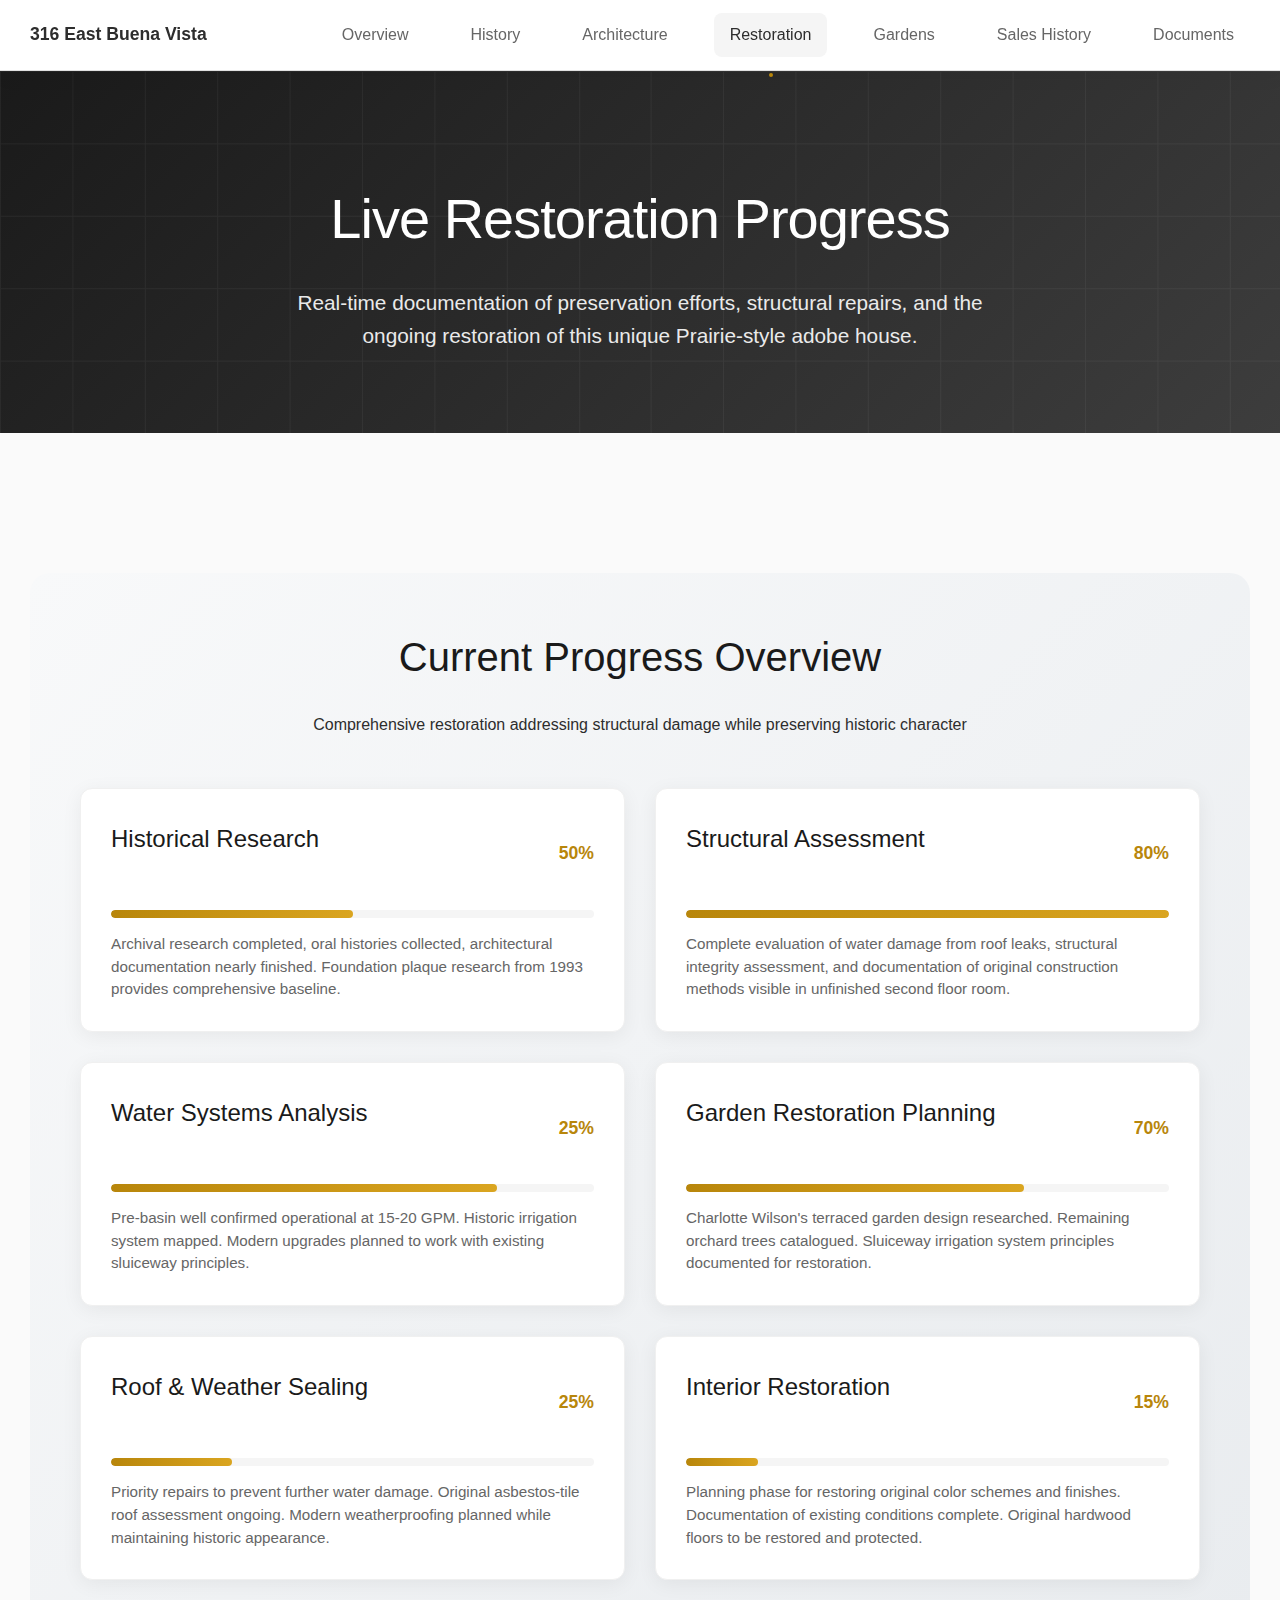
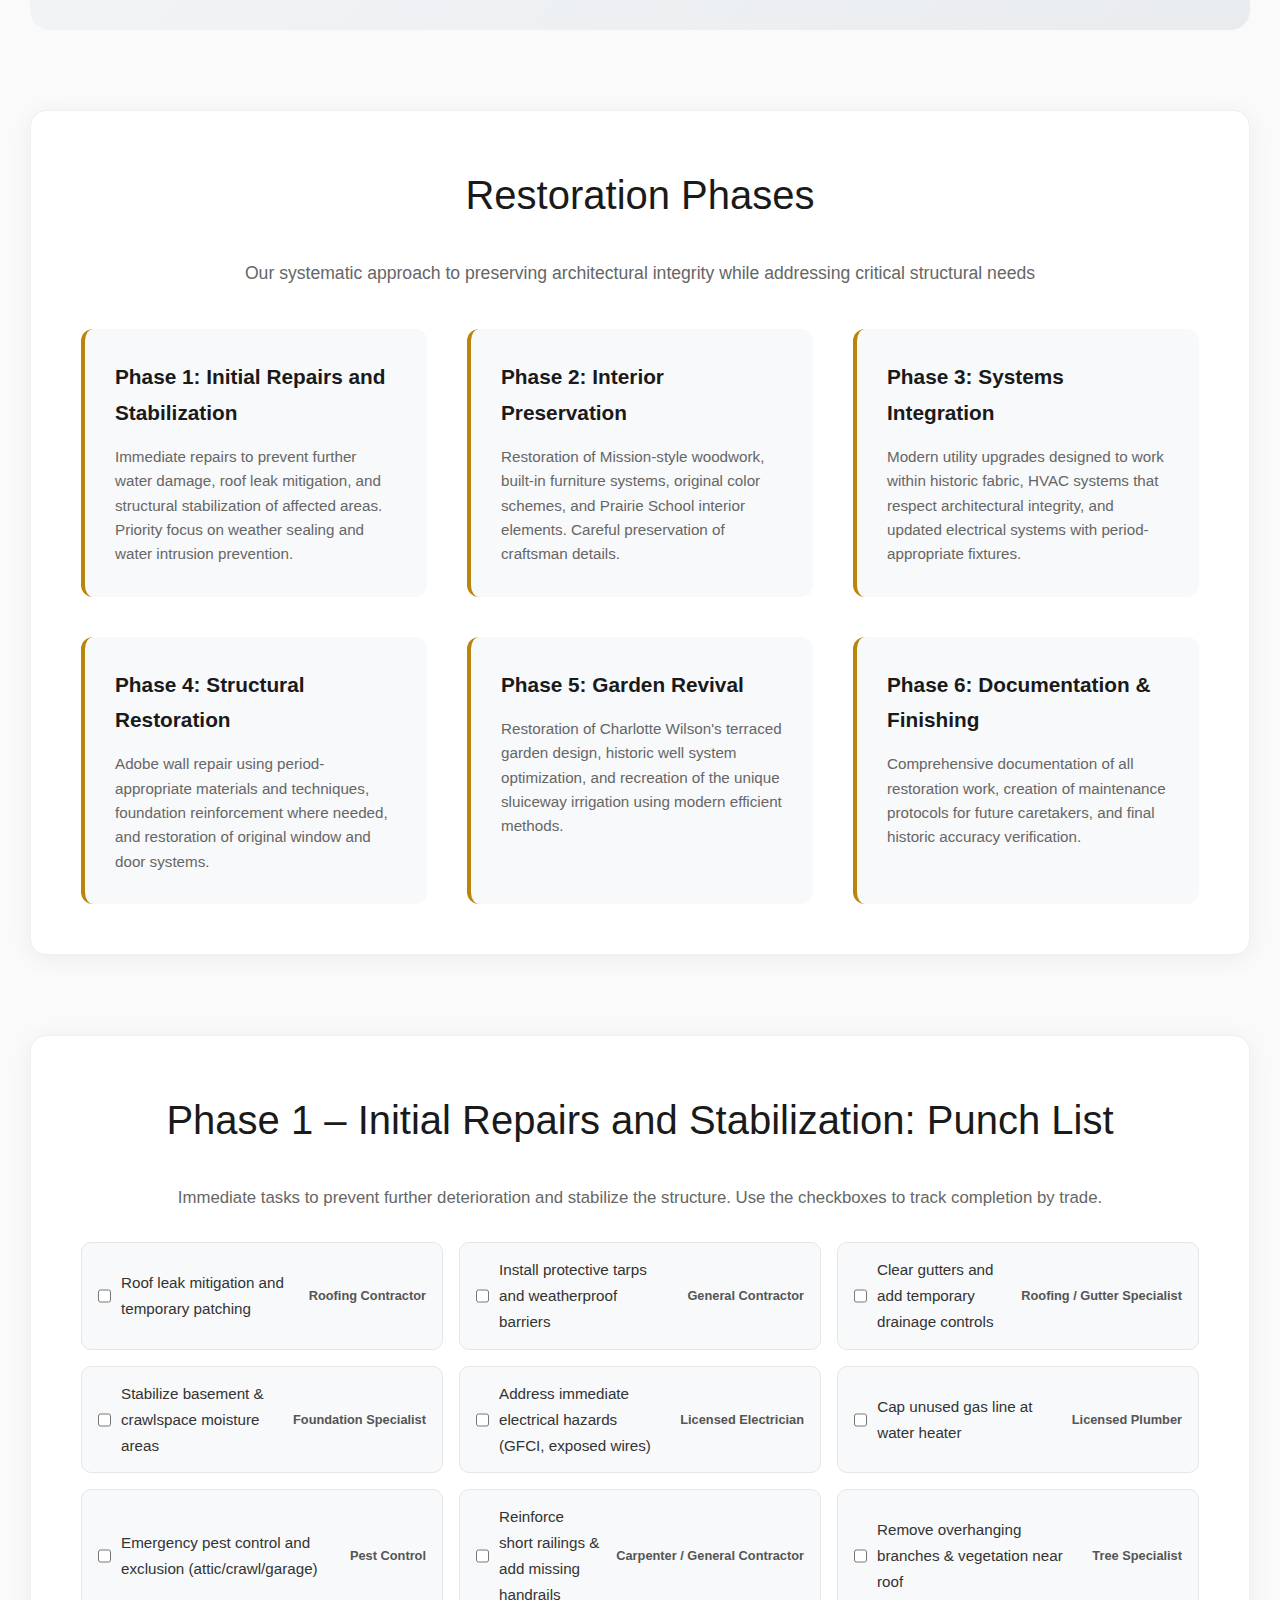
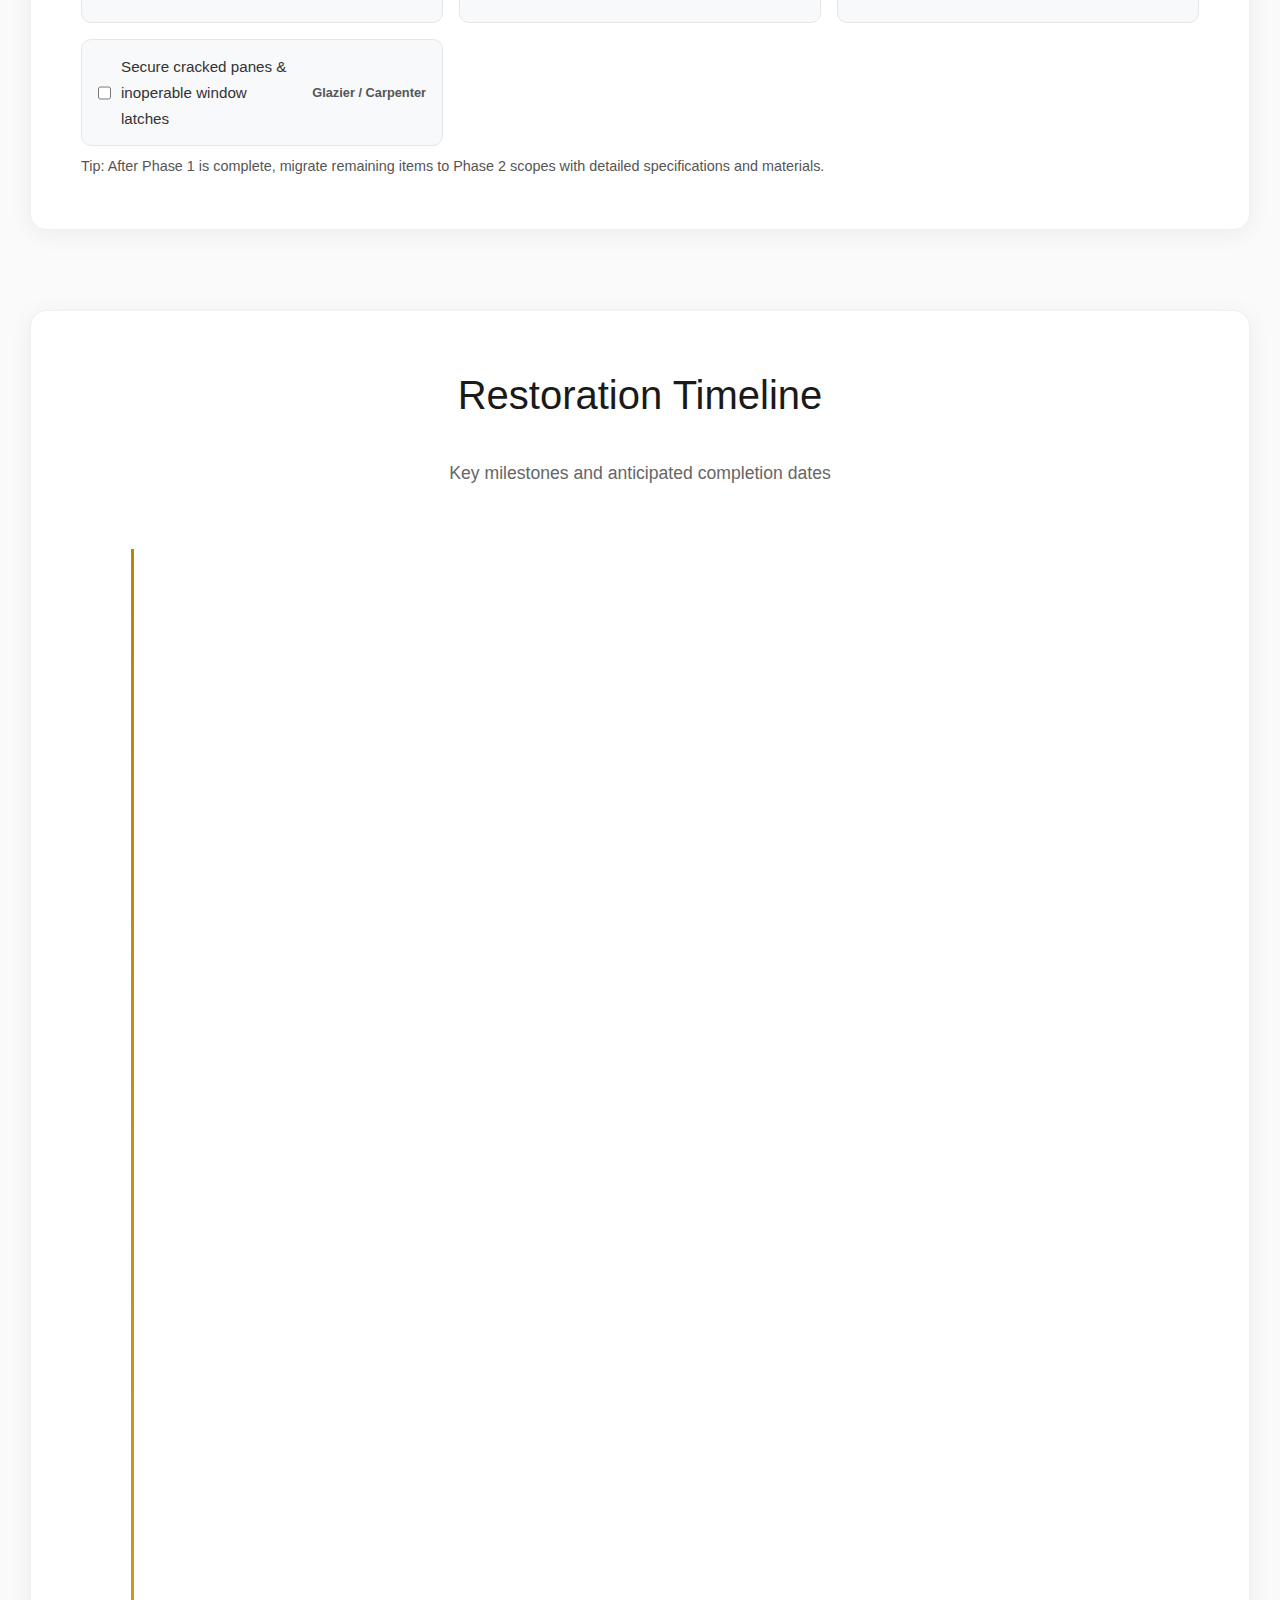
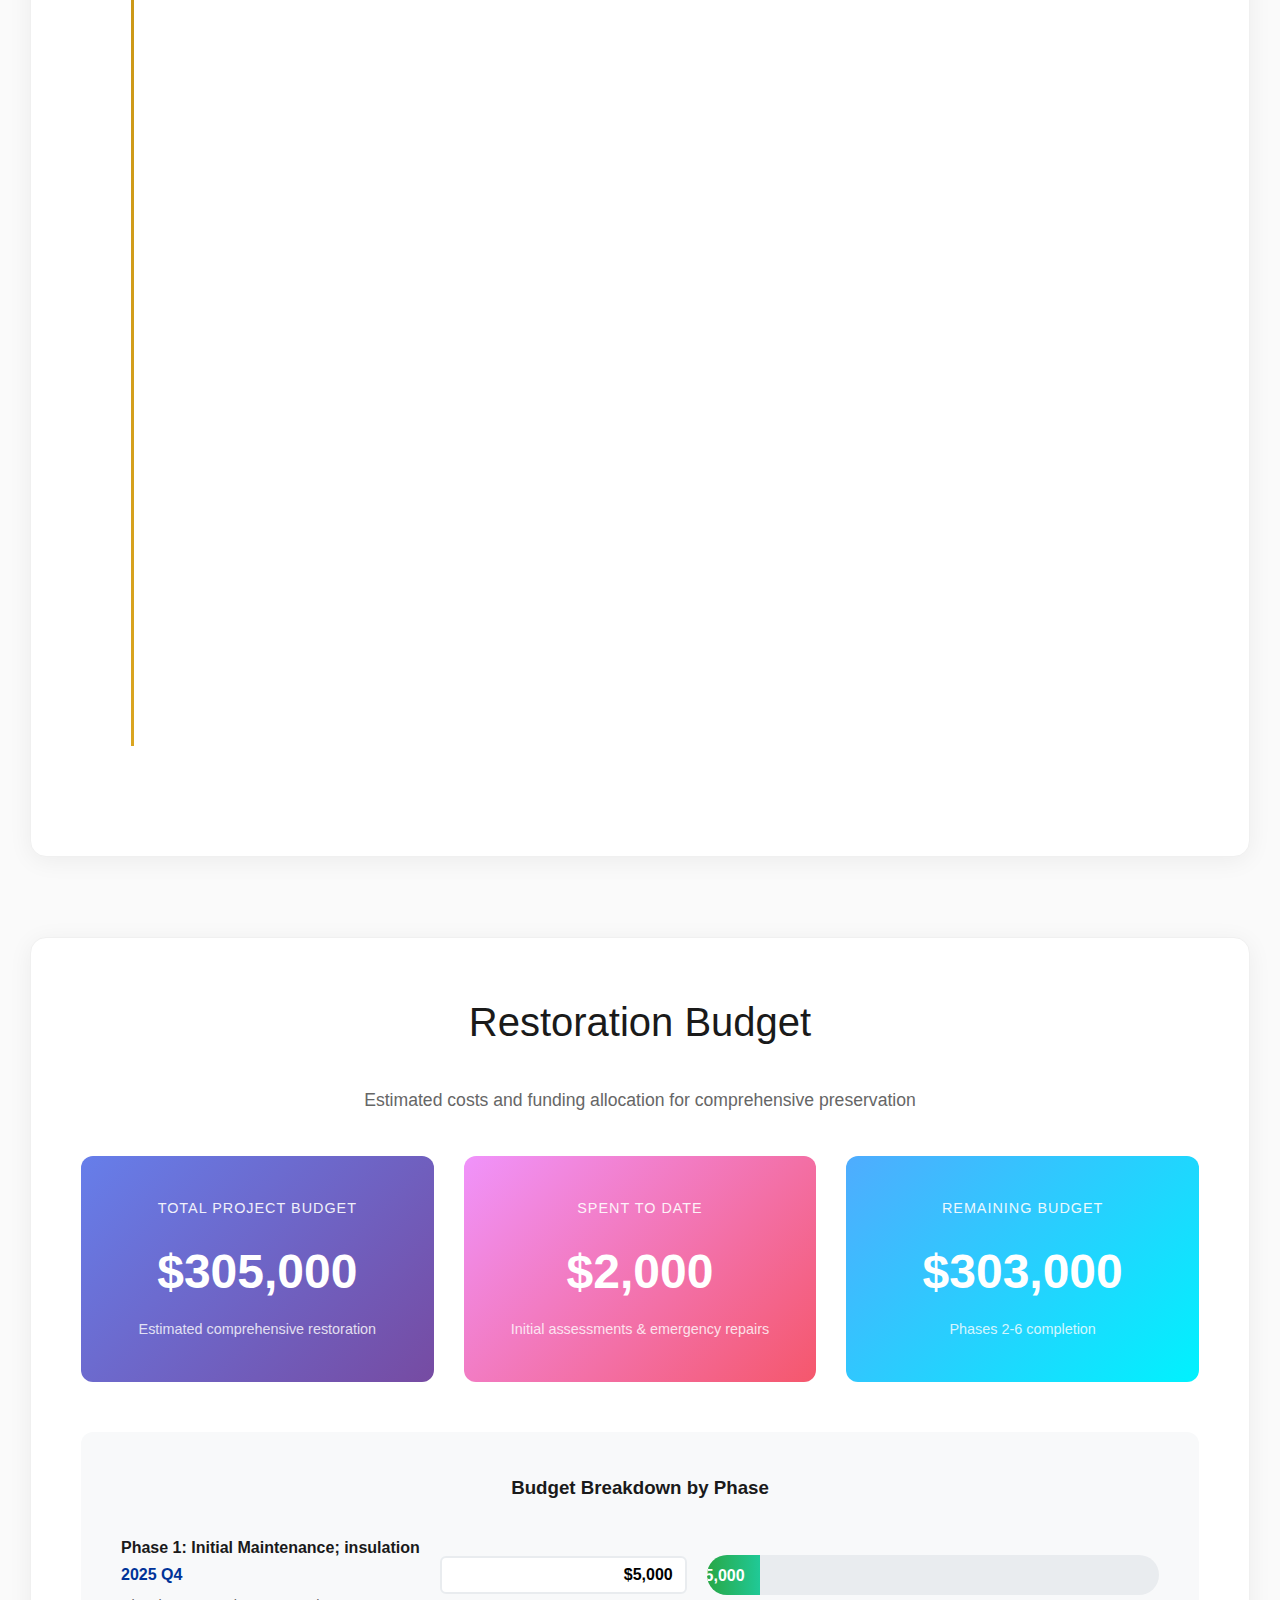
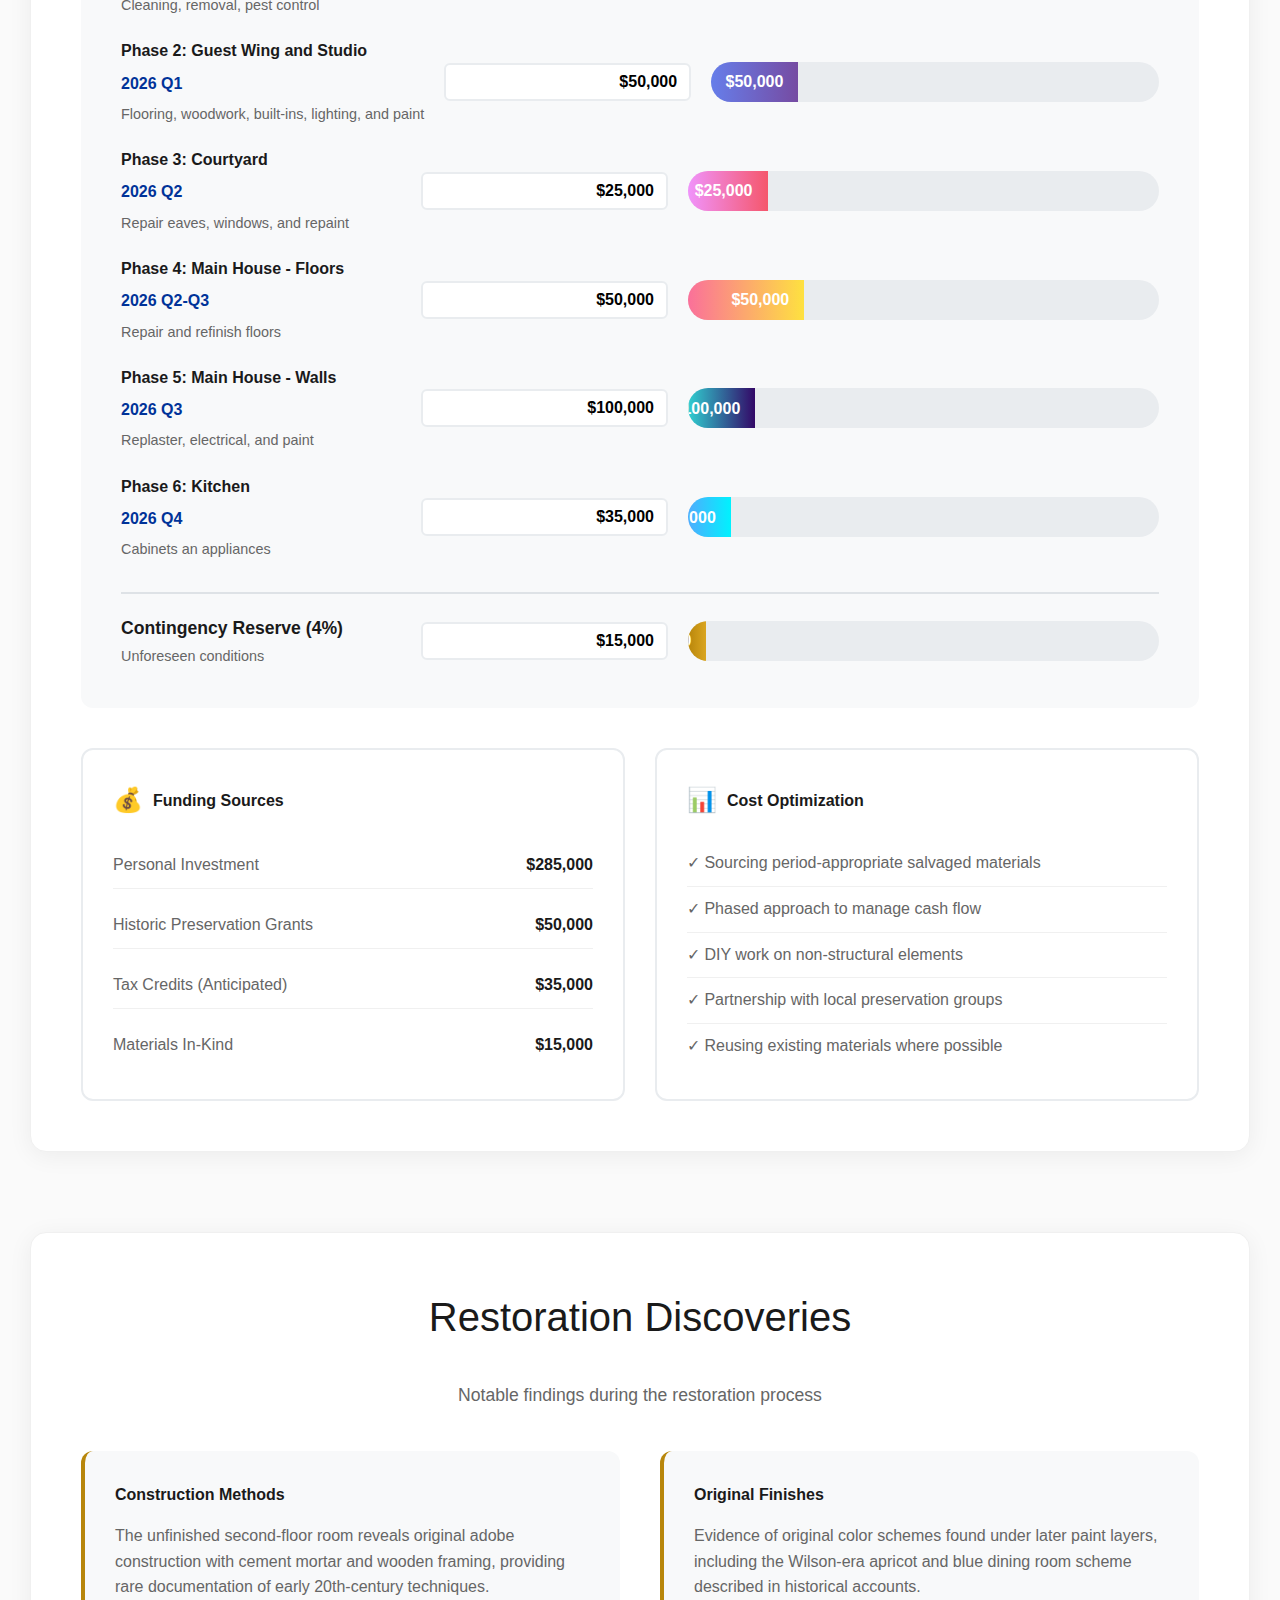
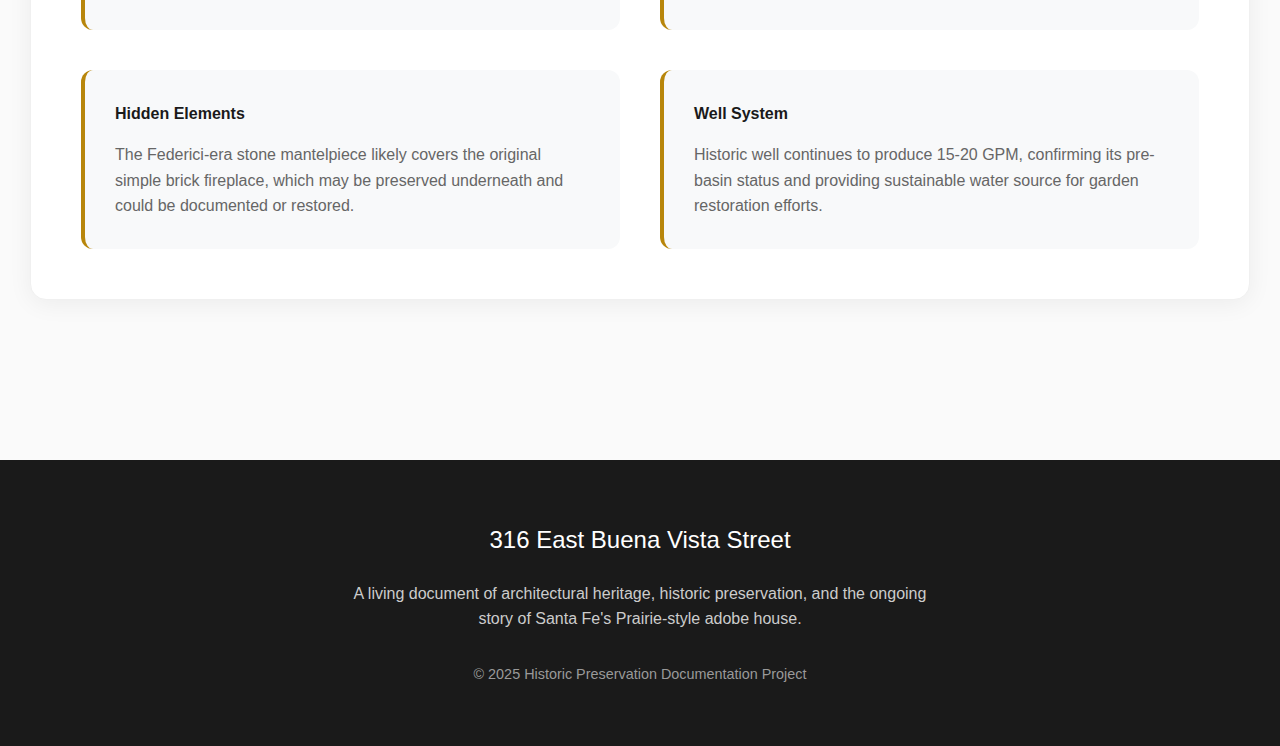
<file: restoration1.html>
<!DOCTYPE html>
<html lang="en">
<head>
    <meta charset="UTF-8">
    <meta name="viewport" content="width=device-width, initial-scale=1.0">
    <title>Restoration Progress - 316 East Buena Vista Street</title>
    <meta name="description" content="Real-time documentation of the comprehensive restoration and preservation efforts at this historic Santa Fe property">
    <link rel="stylesheet" href="common.css">
</head>
<body>
    <nav class="nav">
        <div class="nav-container">
            <div class="nav-logo">316 East Buena Vista</div>
            <div class="nav-links">
                <a href="index.html">Overview</a>
                <a href="history.html">History</a>
                <a href="architecture.html">Architecture</a>
                <a href="restoration.html" class="active">Restoration</a>
				<a href="gardens.html">Gardens</a>
				<a href="sales.html">Sales History</a>
                <a href="documents.html">Documents</a>
            </div>
        </div>
    </nav>
    
    <section class="hero-section">
        <div class="hero-content">
            <h1 class="hero-title">Live Restoration Progress</h1>
            <p class="hero-subtitle">Real-time documentation of preservation efforts, structural repairs, and the ongoing restoration of this unique Prairie-style adobe house.</p>
        </div>
    </section>
    
    <section class="section">
        <div class="container">
            <div class="restoration-tracker">
                <div class="restoration-header">
                    <h2 class="restoration-title">Current Progress Overview</h2>
                    <p>Comprehensive restoration addressing structural damage while preserving historic character</p>
                </div>
                
                <div class="progress-cards">
                    <div class="progress-card">
                        <div class="progress-header">
                            <h4 class="progress-title">Historical Research</h4>
                            <span class="progress-percentage">50%</span>
                        </div>
                        <div class="progress-bar-container">
                            <div class="progress-bar-fill" style="width: 50%;"></div>
                        </div>
                        <p class="progress-description">Archival research completed, oral histories collected, architectural documentation nearly finished. Foundation plaque research from 1993 provides comprehensive baseline.</p>
                    </div>
                    
                    <div class="progress-card">
                        <div class="progress-header">
                            <h4 class="progress-title">Structural Assessment</h4>
                            <span class="progress-percentage">80%</span>
                        </div>
                        <div class="progress-bar-container">
                            <div class="progress-bar-fill" style="width: 100%;"></div>
                        </div>
                        <p class="progress-description">Complete evaluation of water damage from roof leaks, structural integrity assessment, and documentation of original construction methods visible in unfinished second floor room.</p>
                    </div>
                    
                    <div class="progress-card">
                        <div class="progress-header">
                            <h4 class="progress-title">Water Systems Analysis</h4>
                            <span class="progress-percentage">25%</span>
                        </div>
                        <div class="progress-bar-container">
                            <div class="progress-bar-fill" style="width: 80%;"></div>
                        </div>
                        <p class="progress-description">Pre-basin well confirmed operational at 15-20 GPM. Historic irrigation system mapped. Modern upgrades planned to work with existing sluiceway principles.</p>
                    </div>
                    
                    <div class="progress-card">
                        <div class="progress-header">
                            <h4 class="progress-title">Garden Restoration Planning</h4>
                            <span class="progress-percentage">70%</span>
                        </div>
                        <div class="progress-bar-container">
                            <div class="progress-bar-fill" style="width: 70%;"></div>
                        </div>
                        <p class="progress-description">Charlotte Wilson's terraced garden design researched. Remaining orchard trees catalogued. Sluiceway irrigation system principles documented for restoration.</p>
                    </div>
                    
                    <div class="progress-card">
                        <div class="progress-header">
                            <h4 class="progress-title">Roof & Weather Sealing</h4>
                            <span class="progress-percentage">25%</span>
                        </div>
                        <div class="progress-bar-container">
                            <div class="progress-bar-fill" style="width: 25%;"></div>
                        </div>
                        <p class="progress-description">Priority repairs to prevent further water damage. Original asbestos-tile roof assessment ongoing. Modern weatherproofing planned while maintaining historic appearance.</p>
                    </div>
                    
                    <div class="progress-card">
                        <div class="progress-header">
                            <h4 class="progress-title">Interior Restoration</h4>
                            <span class="progress-percentage">15%</span>
                        </div>
                        <div class="progress-bar-container">
                            <div class="progress-bar-fill" style="width: 15%;"></div>
                        </div>
                        <p class="progress-description">Planning phase for restoring original color schemes and finishes. Documentation of existing conditions complete. Original hardwood floors to be restored and protected.</p>
                    </div>
                </div>
            </div>
            
            <!-- Restoration Phases -->
            <div class="phase-section">
                <h2 class="phase-title">Restoration Phases</h2>
                <p style="text-align: center; color: #666; margin-bottom: 40px; font-size: 1.1em;">Our systematic approach to preserving architectural integrity while addressing critical structural needs</p>
                
                <div class="phase-grid">
                    <div class="phase-card">
                        <h4>Phase 1: Initial Repairs and Stabilization</h4>
                        <p>Immediate repairs to prevent further water damage, roof leak mitigation, and structural stabilization of affected areas. Priority focus on weather sealing and water intrusion prevention.</p>
                    </div>
                    
                    <div class="phase-card">
                        <h4>Phase 2: Interior Preservation</h4>
                        <p>Restoration of Mission-style woodwork, built-in furniture systems, original color schemes, and Prairie School interior elements. Careful preservation of craftsman details.</p>
                    </div>
                    
                    <div class="phase-card">
                        <h4>Phase 3: Systems Integration</h4>
                        <p>Modern utility upgrades designed to work within historic fabric, HVAC systems that respect architectural integrity, and updated electrical systems with period-appropriate fixtures.</p>
                    </div>
                    
					<div class="phase-card">
                        <h4>Phase 4: Structural Restoration</h4>
                        <p>Adobe wall repair using period-appropriate materials and techniques, foundation reinforcement where needed, and restoration of original window and door systems.</p>
                    </div>
                    
                    <div class="phase-card">
                        <h4>Phase 5: Garden Revival</h4>
                        <p>Restoration of Charlotte Wilson's terraced garden design, historic well system optimization, and recreation of the unique sluiceway irrigation using modern efficient methods.</p>
                    </div>
                    
                    <div class="phase-card">
                        <h4>Phase 6: Documentation & Finishing</h4>
                        <p>Comprehensive documentation of all restoration work, creation of maintenance protocols for future caretakers, and final historic accuracy verification.</p>
                    </div>
                </div>
            </div>

            <!-- NEW: Phase 1 Emergency Stabilization Panel (Punch List) -->
            <div class="phase-section" id="phase-1-punch">
                <h2 class="phase-title">Phase 1 – Initial Repairs and Stabilization: Punch List</h2>
                <p class="punch-intro">Immediate tasks to prevent further deterioration and stabilize the structure. Use the checkboxes to track completion by trade.</p>
                
                <div class="punch-grid">
                    <div class="punch-item">
                        <div class="punch-left">
                            <input type="checkbox" id="roof-temp">
                            <label class="punch-label" for="roof-temp">Roof leak mitigation and temporary patching</label>
                        </div>
                        <span class="punch-trade">Roofing Contractor</span>
                    </div>
                    <div class="punch-item">
                        <div class="punch-left">
                            <input type="checkbox" id="tarp">
                            <label class="punch-label" for="tarp">Install protective tarps and weatherproof barriers</label>
                        </div>
                        <span class="punch-trade">General Contractor</span>
                    </div>
                    <div class="punch-item">
                        <div class="punch-left">
                            <input type="checkbox" id="gutters-temp">
                            <label class="punch-label" for="gutters-temp">Clear gutters and add temporary drainage controls</label>
                        </div>
                        <span class="punch-trade">Roofing / Gutter Specialist</span>
                    </div>
                    <div class="punch-item">
                        <div class="punch-left">
                            <input type="checkbox" id="basement-moisture">
                            <label class="punch-label" for="basement-moisture">Stabilize basement & crawlspace moisture areas</label>
                        </div>
                        <span class="punch-trade">Foundation Specialist</span>
                    </div>
                    <div class="punch-item">
                        <div class="punch-left">
                            <input type="checkbox" id="electrical-gfci">
                            <label class="punch-label" for="electrical-gfci">Address immediate electrical hazards (GFCI, exposed wires)</label>
                        </div>
                        <span class="punch-trade">Licensed Electrician</span>
                    </div>
                    <div class="punch-item">
                        <div class="punch-left">
                            <input type="checkbox" id="gas-cap">
                            <label class="punch-label" for="gas-cap">Cap unused gas line at water heater</label>
                        </div>
                        <span class="punch-trade">Licensed Plumber</span>
                    </div>
                    <div class="punch-item">
                        <div class="punch-left">
                            <input type="checkbox" id="pest">
                            <label class="punch-label" for="pest">Emergency pest control and exclusion (attic/crawl/garage)</label>
                        </div>
                        <span class="punch-trade">Pest Control</span>
                    </div>
                    <div class="punch-item">
                        <div class="punch-left">
                            <input type="checkbox" id="rails-stairs">
                            <label class="punch-label" for="rails-stairs">Reinforce short railings & add missing handrails</label>
                        </div>
                        <span class="punch-trade">Carpenter / General Contractor</span>
                    </div>
                    <div class="punch-item">
                        <div class="punch-left">
                            <input type="checkbox" id="veg-trim">
                            <label class="punch-label" for="veg-trim">Remove overhanging branches & vegetation near roof</label>
                        </div>
                        <span class="punch-trade">Tree Specialist</span>
                    </div>
                    <div class="punch-item">
                        <div class="punch-left">
                            <input type="checkbox" id="secure-windows">
                            <label class="punch-label" for="secure-windows">Secure cracked panes & inoperable window latches</label>
                        </div>
                        <span class="punch-trade">Glazier / Carpenter</span>
                    </div>
                </div>
                <p class="punch-note">Tip: After Phase 1 is complete, migrate remaining items to Phase 2 scopes with detailed specifications and materials.</p>
            </div>
            
            <!-- Timeline -->
            <div class="phase-section">
                <h2 class="phase-title">Restoration Timeline</h2>
                <p style="text-align: center; color: #666; margin-bottom: 40px; font-size: 1.1em;">Key milestones and anticipated completion dates</p>
                
                <div class="timeline-container">
                    <div class="timeline-track"></div>
                    
                    <div class="timeline-item">
                        <div class="timeline-marker">
                            <div class="timeline-date">Sept 2025</div>
                        </div>
                        <div class="timeline-content">
                            <h3 class="timeline-title">Project Initiation</h3>
                            <p class="timeline-description">Property acquisition, initial assessment, and research phase completion. Structural engineering evaluation and emergency stabilization planning.</p>
                        </div>
                    </div>
                    
                    <div class="timeline-item">
                        <div class="timeline-marker">
                            <div class="timeline-date">Oct 2025</div>
                        </div>
                        <div class="timeline-content">
                            <h3 class="timeline-title">Emergency Repairs</h3>
                            <p class="timeline-description">Roof leak mitigation, water damage assessment, and immediate structural stabilization. Weather sealing to prevent further deterioration during restoration.</p>
                        </div>
                    </div>
                    
                    <div class="timeline-item">
                        <div class="timeline-marker">
                            <div class="timeline-date">Nov 2025</div>
                        </div>
                        <div class="timeline-content">
                            <h3 class="timeline-title">Structural Work Begins</h3>
                            <p class="timeline-description">Adobe repair using traditional methods, foundation work, and restoration of damaged interior areas. Preservation of original construction evidence.</p>
                        </div>
                    </div>
                    
                    <div class="timeline-item">
                        <div class="timeline-marker">
                            <div class="timeline-date">Spring 2026</div>
                        </div>
                        <div class="timeline-content">
                            <h3 class="timeline-title">Interior Restoration</h3>
                            <p class="timeline-description">Mission-style woodwork restoration, built-in furniture preservation, and recreation of original color schemes. Craftsman detail conservation.</p>
                        </div>
                    </div>
                    
                    <div class="timeline-item">
                        <div class="timeline-marker">
                            <div class="timeline-date">Summer 2026</div>
                        </div>
                        <div class="timeline-content">
                            <h3 class="timeline-title">Garden Restoration</h3>
                            <p class="timeline-description">Charlotte Wilson's terraced garden recreation, historic well system optimization, and sluiceway irrigation restoration using efficient modern techniques.</p>
                        </div>
                    </div>
                    
                    <div class="timeline-item">
                        <div class="timeline-marker">
                            <div class="timeline-date">Fall 2026</div>
                        </div>
                        <div class="timeline-content">
                            <h3 class="timeline-title">Project Completion</h3>
                            <p class="timeline-description">Final documentation, maintenance protocol creation, and comprehensive record of restoration process for future preservation efforts.</p>
                        </div>
                    </div>
                </div>
            </div>
            
            <!-- Budget Section -->
            <div class="phase-section">
                <h2 class="phase-title">Restoration Budget</h2>
                <p style="text-align: center; color: #666; margin-bottom: 40px; font-size: 1.1em;">Estimated costs and funding allocation for comprehensive preservation</p>
                
                <div style="display: grid; grid-template-columns: repeat(auto-fit, minmax(300px, 1fr)); gap: 30px; margin-bottom: 50px;">
                    <div style="background: linear-gradient(135deg, #667eea 0%, #764ba2 100%); padding: 40px; border-radius: 12px; color: white; text-align: center;">
                        <div style="font-size: 0.9em; opacity: 0.9; margin-bottom: 10px; text-transform: uppercase; letter-spacing: 1px;">Total Project Budget</div>
                        <div id="total-budget" style="font-size: 3em; font-weight: bold; margin-bottom: 5px;">$305,000</div>
                        <div style="font-size: 0.9em; opacity: 0.8;">Estimated comprehensive restoration</div>
                    </div>
                    
                    <div style="background: linear-gradient(135deg, #f093fb 0%, #f5576c 100%); padding: 40px; border-radius: 12px; color: white; text-align: center;">
                        <div style="font-size: 0.9em; opacity: 0.9; margin-bottom: 10px; text-transform: uppercase; letter-spacing: 1px;">Spent to Date</div>
                        <div style="font-size: 3em; font-weight: bold; margin-bottom: 5px;">$2,000</div>
                        <div style="font-size: 0.9em; opacity: 0.8;">Initial assessments & emergency repairs</div>
                    </div>
                    
                    <div style="background: linear-gradient(135deg, #4facfe 0%, #00f2fe 100%); padding: 40px; border-radius: 12px; color: white; text-align: center;">
                        <div style="font-size: 0.9em; opacity: 0.9; margin-bottom: 10px; text-transform: uppercase; letter-spacing: 1px;">Remaining Budget</div>
                        <div id="remaining-budget" style="font-size: 3em; font-weight: bold; margin-bottom: 5px;">$303,000</div>
                        <div style="font-size: 0.9em; opacity: 0.8;">Phases 2-6 completion</div>
                    </div>
                </div>
                
                <div style="background: #f8f9fa; padding: 40px; border-radius: 12px; margin-bottom: 40px;">
                    <h3 style="color: #1a1a1a; margin-bottom: 30px; text-align: center;">Budget Breakdown by Phase</h3>
                    
                    <div style="display: grid; gap: 20px;">
                        <div style="display: flex; align-items: center; gap: 20px;">
                            <div style="min-width: 280px;">
                                <div style="font-weight: 600; color: #1a1a1a;">Phase 1: Initial Maintenance; insulation</div>
								<div style="font-weight: 600; color: #003399; margin-bottom: 5px;">2025 Q4</div>
                                <div style="font-size: 0.9em; color: #666;">Cleaning, removal, pest control</div>
                            </div>
                            <div style="min-width: 120px;">
                                <input type="text" value="$5,000" class="budget-input" data-phase="1" style="width: 100%; padding: 8px 12px; border: 2px solid #e9ecef; border-radius: 6px; font-size: 1em; font-weight: 600; text-align: right;">
                            </div>
                            <div style="flex: 1; background: #e9ecef; height: 40px; border-radius: 20px; overflow: hidden; position: relative;">
                                <div class="budget-bar" data-phase="1" style="background: linear-gradient(90deg, #28a745, #20c997); height: 100%; width: 11.69%; display: flex; align-items: center; justify-content: flex-end; padding-right: 15px; color: white; font-weight: 600; transition: width 0.3s ease;">$5,000</div>
                            </div>
                        </div>
                        
                        <div style="display: flex; align-items: center; gap: 20px;">
                            <div style="min-width: 280px;">
                                <div style="font-weight: 600; color: #1a1a1a; margin-bottom: 5px;">Phase 2: Guest Wing and Studio</div>
								<div style="font-weight: 600; color: #003399; margin-bottom: 5px;">2026 Q1</div>
                                <div style="font-size: 0.9em; color: #666;">Flooring, woodwork, built-ins, lighting, and paint</div>
                            </div>
                            <div style="min-width: 120px;">
                                <input type="text" value="$50,000" class="budget-input" data-phase="2" style="width: 100%; padding: 8px 12px; border: 2px solid #e9ecef; border-radius: 6px; font-size: 1em; font-weight: 600; text-align: right;">
                            </div>
                            <div style="flex: 1; background: #e9ecef; height: 40px; border-radius: 20px; overflow: hidden; position: relative;">
                                <div class="budget-bar" data-phase="2" style="background: linear-gradient(90deg, #667eea, #764ba2); height: 100%; width: 19.48%; display: flex; align-items: center; justify-content: flex-end; padding-right: 15px; color: white; font-weight: 600; transition: width 0.3s ease;">$50,000</div>
                            </div>
                        </div>
                        
                        <div style="display: flex; align-items: center; gap: 20px;">
                            <div style="min-width: 280px;">
                                <div style="font-weight: 600; color: #1a1a1a; margin-bottom: 5px;">Phase 3: Courtyard</div>
								<div style="font-weight: 600; color: #003399; margin-bottom: 5px;">2026 Q2</div>
                                <div style="font-size: 0.9em; color: #666;">Repair eaves, windows, and repaint</div>
                            </div>
                            <div style="min-width: 120px;">
                                <input type="text" value="$25,000" class="budget-input" data-phase="3" style="width: 100%; padding: 8px 12px; border: 2px solid #e9ecef; border-radius: 6px; font-size: 1em; font-weight: 600; text-align: right;">
                            </div>
                            <div style="flex: 1; background: #e9ecef; height: 40px; border-radius: 20px; overflow: hidden; position: relative;">
                                <div class="budget-bar" data-phase="3" style="background: linear-gradient(90deg, #f093fb, #f5576c); height: 100%; width: 16.88%; display: flex; align-items: center; justify-content: flex-end; padding-right: 15px; color: white; font-weight: 600; transition: width 0.3s ease;">$25,000</div>
                            </div>
                        </div>
                        
                        <div style="display: flex; align-items: center; gap: 20px;">
                            <div style="min-width: 280px;">
                                <div style="font-weight: 600; color: #1a1a1a; margin-bottom: 5px;">Phase 4: Main House - Floors</div>
								<div style="font-weight: 600; color: #003399; margin-bottom: 5px;">2026 Q2-Q3</div>
                                <div style="font-size: 0.9em; color: #666;">Repair and refinish floors</div>
                            </div>
                            <div style="min-width: 120px;">
                                <input type="text" value="$50,000" class="budget-input" data-phase="4" style="width: 100%; padding: 8px 12px; border: 2px solid #e9ecef; border-radius: 6px; font-size: 1em; font-weight: 600; text-align: right;">
                            </div>
                            <div style="flex: 1; background: #e9ecef; height: 40px; border-radius: 20px; overflow: hidden; position: relative;">
                                <div class="budget-bar" data-phase="4" style="background: linear-gradient(90deg, #fa709a, #fee140); height: 100%; width: 24.68%; display: flex; align-items: center; justify-content: flex-end; padding-right: 15px; color: white; font-weight: 600; transition: width 0.3s ease;">$50,000</div>
                            </div>
                        </div>
                        
                        <div style="display: flex; align-items: center; gap: 20px;">
                            <div style="min-width: 280px;">
                                <div style="font-weight: 600; color: #1a1a1a; margin-bottom: 5px;">Phase 5: Main House - Walls</div>
								<div style="font-weight: 600; color: #003399; margin-bottom: 5px;">2026 Q3</div>
                                <div style="font-size: 0.9em; color: #666;">Replaster, electrical, and paint</div>
                            </div>
                            <div style="min-width: 120px;">
                                <input type="text" value="$100,000" class="budget-input" data-phase="5" style="width: 100%; padding: 8px 12px; border: 2px solid #e9ecef; border-radius: 6px; font-size: 1em; font-weight: 600; text-align: right;">
                            </div>
                            <div style="flex: 1; background: #e9ecef; height: 40px; border-radius: 20px; overflow: hidden; position: relative;">
                                <div class="budget-bar" data-phase="5" style="background: linear-gradient(90deg, #30cfd0, #330867); height: 100%; width: 14.29%; display: flex; align-items: center; justify-content: flex-end; padding-right: 15px; color: white; font-weight: 600; transition: width 0.3s ease;">$100,000</div>
                            </div>
                        </div>
                        
                        <div style="display: flex; align-items: center; gap: 20px;">
                            <div style="min-width: 280px;">
                                <div style="font-weight: 600; color: #1a1a1a; margin-bottom: 5px;">Phase 6: Kitchen</div>
								<div style="font-weight: 600; color: #003399; margin-bottom: 5px;">2026 Q4</div>
                                <div style="font-size: 0.9em; color: #666;">Cabinets an appliances</div>
                            </div>
                            <div style="min-width: 120px;">
                                <input type="text" value="$35,000" class="budget-input" data-phase="6" style="width: 100%; padding: 8px 12px; border: 2px solid #e9ecef; border-radius: 6px; font-size: 1em; font-weight: 600; text-align: right;">
                            </div>
                            <div style="flex: 1; background: #e9ecef; height: 40px; border-radius: 20px; overflow: hidden; position: relative;">
                                <div class="budget-bar" data-phase="6" style="background: linear-gradient(90deg, #4facfe, #00f2fe); height: 100%; width: 9.09%; display: flex; align-items: center; justify-content: flex-end; padding-right: 15px; color: white; font-weight: 600; transition: width 0.3s ease;">$50,000</div>
                            </div>
                        </div>
                        
                        <div style="display: flex; align-items: center; gap: 20px; border-top: 2px solid #dee2e6; padding-top: 20px; margin-top: 10px;">
                            <div style="min-width: 280px;">
                                <div style="font-weight: 700; color: #1a1a1a; font-size: 1.1em;">Contingency Reserve (4%)</div>
                                <div style="font-size: 0.9em; color: #666;">Unforeseen conditions</div>
                            </div>
                            <div style="min-width: 120px;">
                                <input type="text" value="$15,000" class="budget-input" data-phase="7" style="width: 100%; padding: 8px 12px; border: 2px solid #e9ecef; border-radius: 6px; font-size: 1em; font-weight: 600; text-align: right;">
                            </div>
                            <div style="flex: 1; background: #e9ecef; height: 40px; border-radius: 20px; overflow: hidden; position: relative;">
                                <div class="budget-bar" data-phase="7" style="background: linear-gradient(90deg, #b8860b, #daa520); height: 100%; width: 3.90%; display: flex; align-items: center; justify-content: flex-end; padding-right: 15px; color: white; font-weight: 600; transition: width 0.3s ease;">$15,000</div>
                            </div>
                        </div>
                    </div>
                </div>
                
                <div style="display: grid; grid-template-columns: 1fr 1fr; gap: 30px;">
                    <div style="background: #fff; padding: 30px; border-radius: 12px; border: 2px solid #e9ecef;">
                        <h4 style="color: #1a1a1a; margin-bottom: 20px; display: flex; align-items: center; gap: 10px;">
                            <span style="font-size: 1.5em;">💰</span> Funding Sources
                        </h4>
                        <div style="display: grid; gap: 12px;">
                            <div style="display: flex; justify-content: space-between; padding: 10px 0; border-bottom: 1px solid #f0f0f0;">
                                <span style="color: #666;">Personal Investment</span>
                                <span style="font-weight: 600; color: #1a1a1a;">$285,000</span>
                            </div>
                            <div style="display: flex; justify-content: space-between; padding: 10px 0; border-bottom: 1px solid #f0f0f0;">
                                <span style="color: #666;">Historic Preservation Grants</span>
                                <span style="font-weight: 600; color: #1a1a1a;">$50,000</span>
                            </div>
                            <div style="display: flex; justify-content: space-between; padding: 10px 0; border-bottom: 1px solid #f0f0f0;">
                                <span style="color: #666;">Tax Credits (Anticipated)</span>
                                <span style="font-weight: 600; color: #1a1a1a;">$35,000</span>
                            </div>
                            <div style="display: flex; justify-content: space-between; padding: 10px 0;">
                                <span style="color: #666;">Materials In-Kind</span>
                                <span style="font-weight: 600; color: #1a1a1a;">$15,000</span>
                            </div>
                        </div>
                    </div>
                    
                    <div style="background: #fff; padding: 30px; border-radius: 12px; border: 2px solid #e9ecef;">
                        <h4 style="color: #1a1a1a; margin-bottom: 20px; display: flex; align-items: center; gap: 10px;">
                            <span style="font-size: 1.5em;">📊</span> Cost Optimization
                        </h4>
                        <ul style="color: #666; line-height: 1.8; list-style: none; padding: 0; margin: 0;">
                            <li style="padding: 8px 0; border-bottom: 1px solid #f0f0f0;">✓ Sourcing period-appropriate salvaged materials</li>
                            <li style="padding: 8px 0; border-bottom: 1px solid #f0f0f0;">✓ Phased approach to manage cash flow</li>
                            <li style="padding: 8px 0; border-bottom: 1px solid #f0f0f0;">✓ DIY work on non-structural elements</li>
                            <li style="padding: 8px 0; border-bottom: 1px solid #f0f0f0;">✓ Partnership with local preservation groups</li>
                            <li style="padding: 8px 0;">✓ Reusing existing materials where possible</li>
                        </ul>
                    </div>
                </div>
            </div>
            
            <!-- Current Discoveries -->
            <div class="phase-section">
                <h2 class="phase-title">Restoration Discoveries</h2>
                <p style="text-align: center; color: #666; margin-bottom: 40px; font-size: 1.1em;">Notable findings during the restoration process</p>
                
                <div style="display: grid; grid-template-columns: 1fr 1fr; gap: 40px;">
                    <div style="background: #f8f9fa; padding: 30px; border-radius: 12px; border-left: 4px solid #b8860b;">
                        <h4 style="color: #1a1a1a; margin-bottom: 15px;">Construction Methods</h4>
                        <p style="color: #666; line-height: 1.6;">The unfinished second-floor room reveals original adobe construction with cement mortar and wooden framing, providing rare documentation of early 20th-century techniques.</p>
                    </div>
                    
                    <div style="background: #f8f9fa; padding: 30px; border-radius: 12px; border-left: 4px solid #b8860b;">
                        <h4 style="color: #1a1a1a; margin-bottom: 15px;">Original Finishes</h4>
                        <p style="color: #666; line-height: 1.6;">Evidence of original color schemes found under later paint layers, including the Wilson-era apricot and blue dining room scheme described in historical accounts.</p>
                    </div>
                    
                    <div style="background: #f8f9fa; padding: 30px; border-radius: 12px; border-left: 4px solid #b8860b;">
                        <h4 style="color: #1a1a1a; margin-bottom: 15px;">Hidden Elements</h4>
                        <p style="color: #666; line-height: 1.6;">The Federici-era stone mantelpiece likely covers the original simple brick fireplace, which may be preserved underneath and could be documented or restored.</p>
                    </div>
                    
                    <div style="background: #f8f9fa; padding: 30px; border-radius: 12px; border-left: 4px solid #b8860b;">
                        <h4 style="color: #1a1a1a; margin-bottom: 15px;">Well System</h4>
                        <p style="color: #666; line-height: 1.6;">Historic well continues to produce 15-20 GPM, confirming its pre-basin status and providing sustainable water source for garden restoration efforts.</p>
                    </div>
                </div>
            </div>
        </div>
    </section>
    
    <footer class="footer">
        <div class="footer-content">
            <h3 class="footer-title">316 East Buena Vista Street</h3>
            <p class="footer-description">A living document of architectural heritage, historic preservation, and the ongoing story of Santa Fe's Prairie-style adobe house.</p>
            <p style="margin-top: 30px; color: #999; font-size: 0.9em;">© 2025 Historic Preservation Documentation Project</p>
        </div>
    </footer>
    
    <script>
        // Animate progress bars when they come into view
        document.addEventListener('DOMContentLoaded', function() {
            const progressBars = document.querySelectorAll('.progress-bar-fill');
            
            const observer = new IntersectionObserver((entries) => {
                entries.forEach((entry) => {
                    if (entry.isIntersecting) {
                        const bar = entry.target;
                        const width = bar.style.width;
                        bar.style.width = '0';
                        setTimeout(() => {
                            bar.style.width = width;
                        }, 200);
                    }
                });
            });
            
            progressBars.forEach((bar) => {
                observer.observe(bar);
            });
			
			const timelineObserver = new IntersectionObserver((entries) => {
				entries.forEach((entry) => {
					if (entry.isIntersecting) {
						entry.target.classList.add('visible');
					}
				});
			}, { threshold: 0.2 });
			
			document.querySelectorAll('.timeline-item').forEach((item) => {
				timelineObserver.observe(item);
			});
            
            // Budget input handling
            const budgetInputs = document.querySelectorAll('.budget-input');
            
            budgetInputs.forEach(input => {
                input.addEventListener('input', function() {
                    updateBudgetBar(this);
                });
                
                input.addEventListener('blur', function() {
                    formatBudgetInput(this);
                });
                
                input.addEventListener('focus', function() {
                    // Remove formatting for editing
                    this.value = this.value.replace(/[$,]/g, '');
                });
            });
            
            function formatBudgetInput(input) {
                let value = input.value.replace(/[$,]/g, '');
                if (value && !isNaN(value)) {
                    input.value = '$' + parseInt(value).toLocaleString();
                    updateBudgetBar(input);
                }
            }
            
            function updateBudgetBar(input) {
                const phase = input.dataset.phase;
                const bar = document.querySelector(`.budget-bar[data-phase="${phase}"]`);
                const value = parseInt(input.value.replace(/[$,]/g, '')) || 0;
                
                // Calculate total budget
                let total = 0;
                budgetInputs.forEach(inp => {
                    total += parseInt(inp.value.replace(/[$,]/g, '')) || 0;
                });
                
                // Update bar width as percentage of total
                const percentage = (value / total) * 100;
                bar.style.width = percentage + '%';
                bar.textContent = '$' + value.toLocaleString();
                
                // Update total in header cards
                updateTotalBudget(total);
            }
            
            function updateTotalBudget(total) {
                const totalBudgetEl = document.getElementById('total-budget');
                const remainingBudgetEl = document.getElementById('remaining-budget');
                const spent = 28500; // Fixed spent amount
                
                if (totalBudgetEl) {
                    totalBudgetEl.textContent = '$' + total.toLocaleString();
                }
                
                if (remainingBudgetEl) {
                    const remaining = total - spent;
                    remainingBudgetEl.textContent = '$' + remaining.toLocaleString();
                }
            }
        });
    </script>
</body>
</html>
</file>
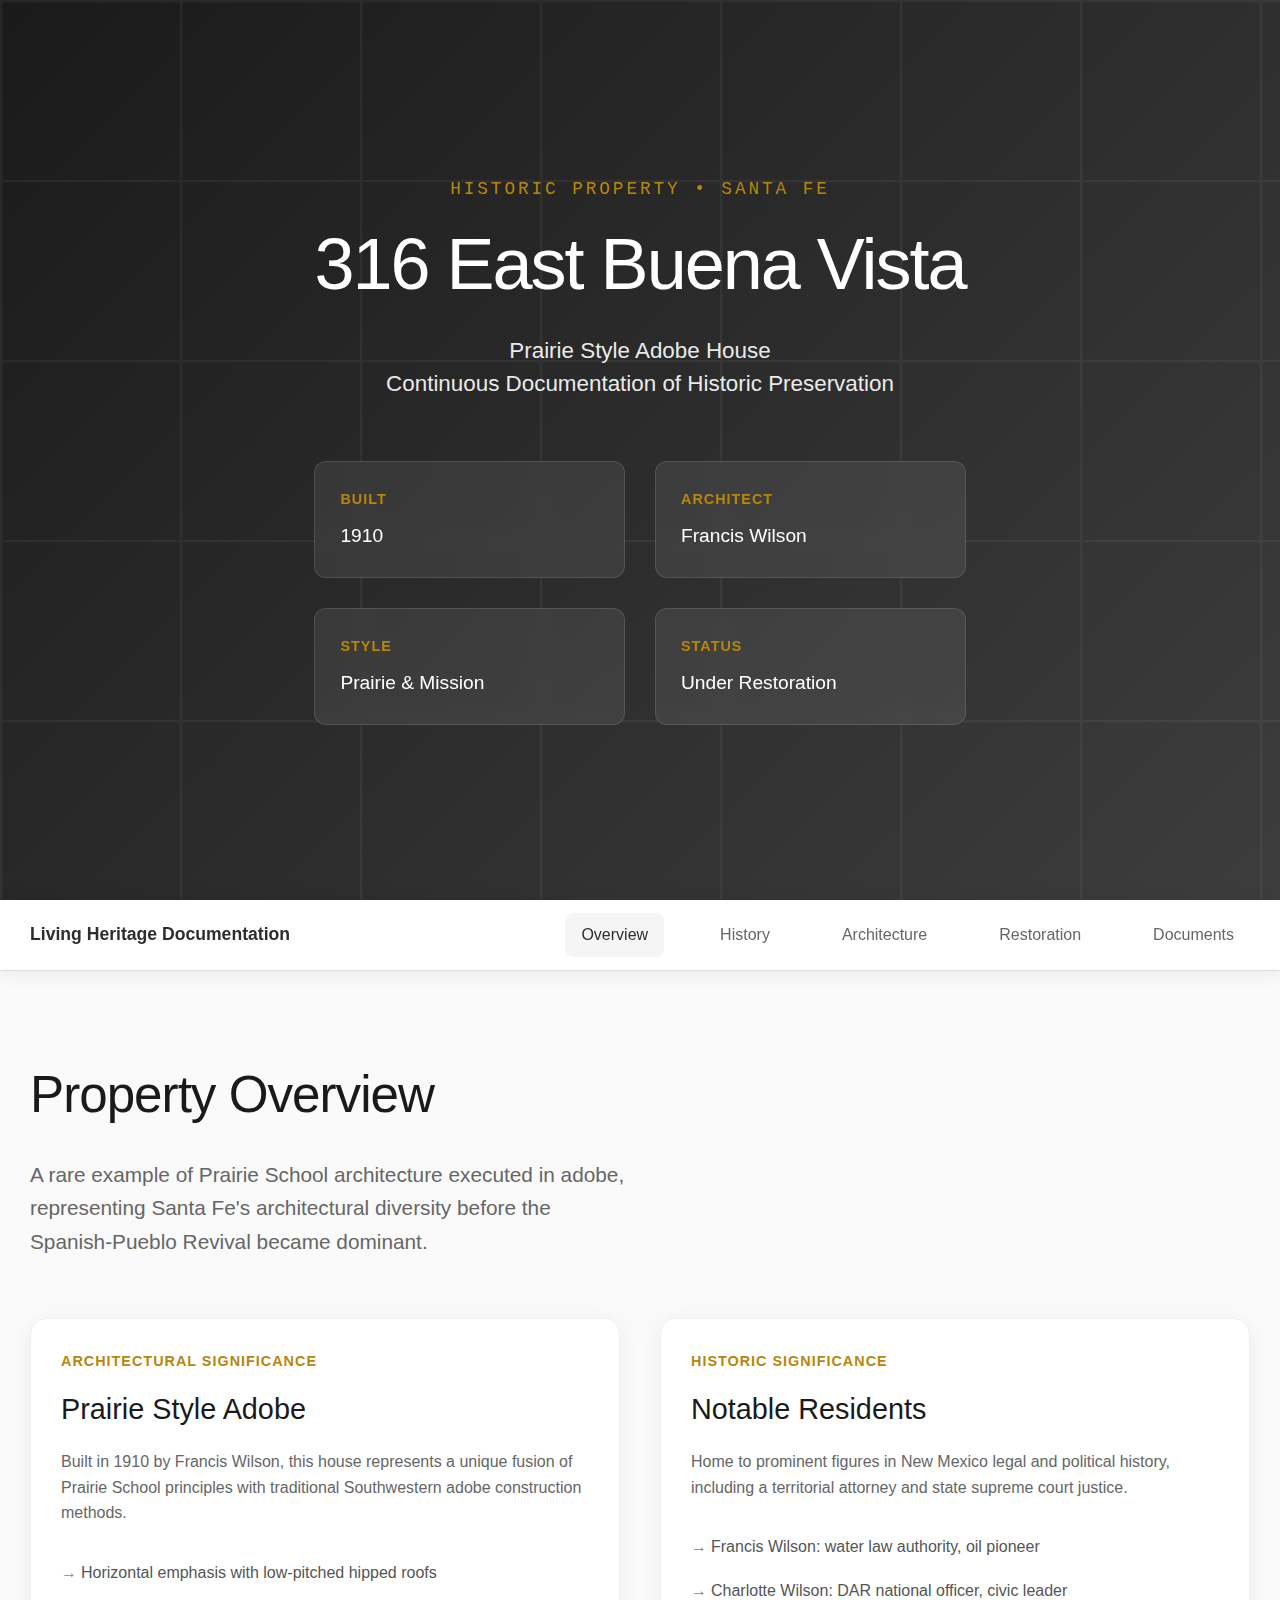
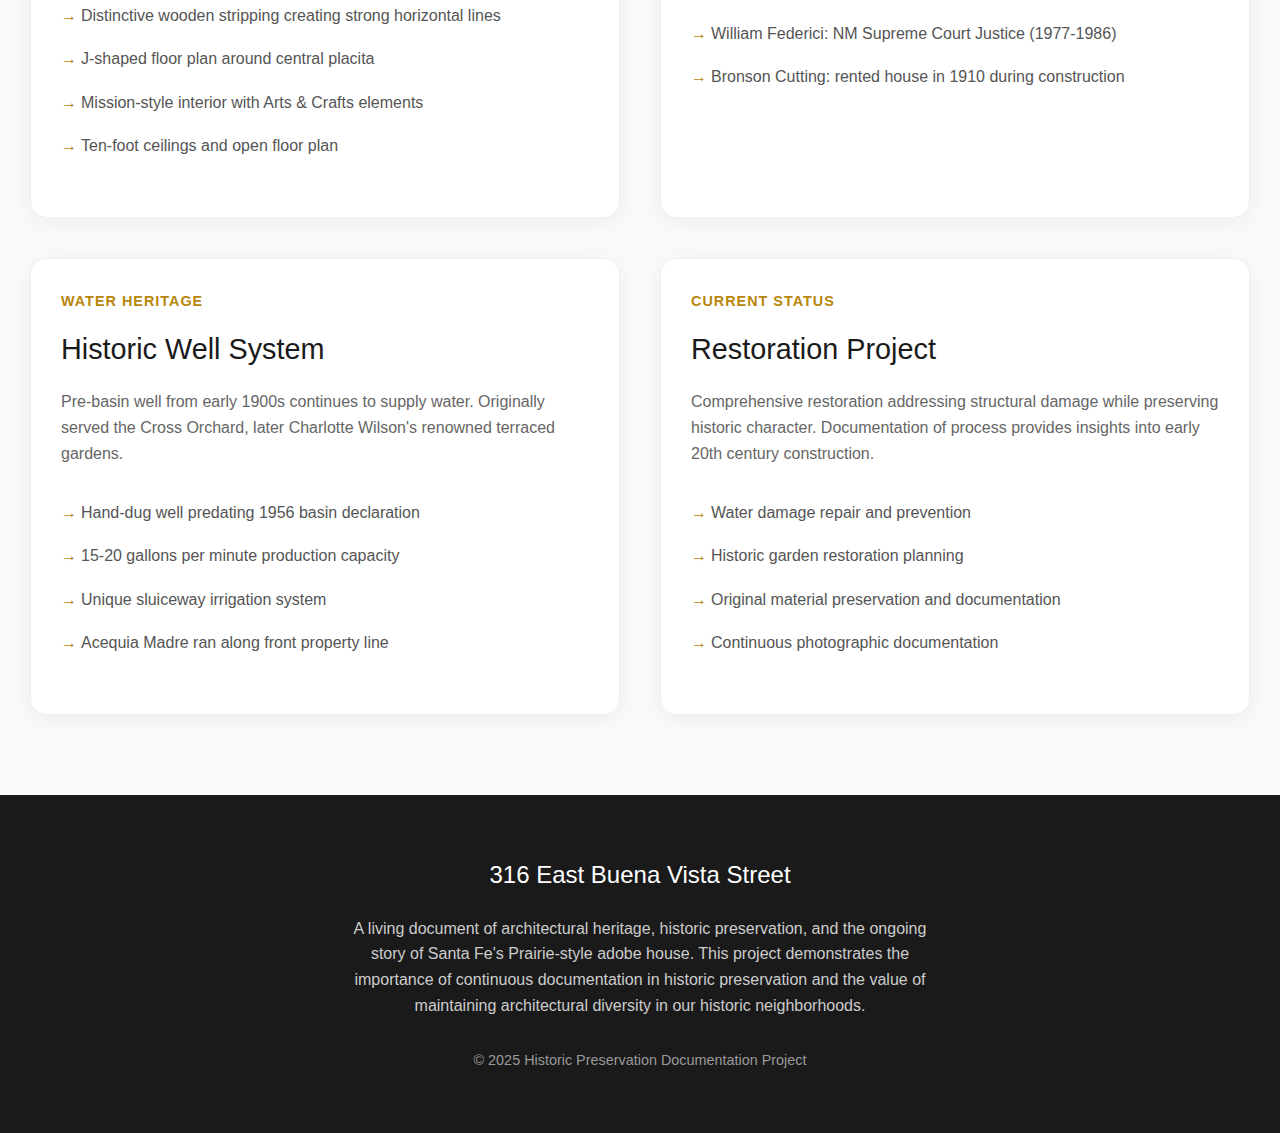
<file: documents/316BuenaVista.html>
<!DOCTYPE html>
<html lang="en">
<head>
    <meta charset="UTF-8">
    <meta name="viewport" content="width=device-width, initial-scale=1.0">
    <title>316 East Buena Vista Street - Living Heritage Documentation</title>
    <meta name="description" content="Historic documentation and restoration progress of Francis Wilson's 1910 Prairie-style adobe house in Santa Fe, New Mexico">
    <style>
        * {
            margin: 0;
            padding: 0;
            box-sizing: border-box;
        }
        
        body {
            font-family: 'Helvetica Neue', -apple-system, BlinkMacSystemFont, 'Segoe UI', Roboto, sans-serif;
            line-height: 1.7;
            color: #2d2d2d;
            background: #fafafa;
        }
        
        .header {
            background: linear-gradient(135deg, #1a1a1a 0%, #3d3d3d 100%);
            color: white;
            position: relative;
            overflow: hidden;
            padding: 0;
            height: 100vh;
            display: flex;
            align-items: center;
            justify-content: center;
        }
        
        .header::before {
            content: '';
            position: absolute;
            top: 0;
            left: 0;
            right: 0;
            bottom: 0;
            background: url('data:image/svg+xml,<svg xmlns="http://www.w3.org/2000/svg" viewBox="0 0 200 200"><defs><pattern id="grid" width="40" height="40" patternUnits="userSpaceOnUse"><path d="M 40 0 L 0 0 0 40" fill="none" stroke="rgba(255,255,255,0.05)" stroke-width="1"/></pattern></defs><rect width="100%" height="100%" fill="url(%23grid)"/></svg>');
        }
        
        .header-content {
            text-align: center;
            z-index: 2;
            position: relative;
            max-width: 800px;
            padding: 0 20px;
        }
        
        .property-id {
            font-family: 'Monaco', 'Consolas', monospace;
            font-size: 1.1em;
            color: #b8860b;
            letter-spacing: 3px;
            margin-bottom: 20px;
            font-weight: 500;
        }
        
        .header h1 {
            font-size: 4.5em;
            font-weight: 100;
            margin-bottom: 30px;
            line-height: 1.1;
            letter-spacing: -2px;
        }
        
        .header-subtitle {
            font-size: 1.4em;
            font-weight: 300;
            margin-bottom: 40px;
            opacity: 0.9;
            line-height: 1.5;
        }
        
        .metadata-grid {
            display: grid;
            grid-template-columns: repeat(auto-fit, minmax(200px, 1fr));
            gap: 30px;
            margin-top: 60px;
        }
        
        .metadata-item {
            text-align: left;
            padding: 25px;
            background: rgba(255,255,255,0.08);
            border-radius: 12px;
            border: 1px solid rgba(255,255,255,0.12);
            backdrop-filter: blur(10px);
        }
        
        .metadata-label {
            font-size: 0.9em;
            color: #b8860b;
            text-transform: uppercase;
            letter-spacing: 1px;
            margin-bottom: 8px;
            font-weight: 600;
        }
        
        .metadata-value {
            font-size: 1.2em;
            font-weight: 300;
        }
        
        .nav {
            background: white;
            position: sticky;
            top: 0;
            z-index: 1000;
            box-shadow: 0 2px 20px rgba(0,0,0,0.08);
            border-bottom: 1px solid #e0e0e0;
        }
        
        .nav-container {
            max-width: 1400px;
            margin: 0 auto;
            display: flex;
            align-items: center;
            justify-content: space-between;
            padding: 0 30px;
            height: 70px;
        }
        
        .nav-logo {
            font-weight: 600;
            color: #2d2d2d;
            font-size: 1.1em;
        }
        
        .nav-links {
            display: flex;
            gap: 40px;
        }
        
        .nav-links a {
            color: #666;
            text-decoration: none;
            font-weight: 500;
            padding: 8px 16px;
            border-radius: 8px;
            transition: all 0.2s ease;
            cursor: pointer;
        }
        
        .nav-links a:hover, .nav-links a.active {
            color: #2d2d2d;
            background: #f5f5f5;
        }
        
        .container {
            max-width: 1400px;
            margin: 0 auto;
            padding: 0 30px;
        }
        
        .section {
            padding: 80px 0;
            display: none;
        }
        
        .section.active {
            display: block;
        }
        
        .section-header {
            margin-bottom: 60px;
        }
        
        .section-title {
            font-size: 3.2em;
            font-weight: 200;
            color: #1a1a1a;
            margin-bottom: 20px;
            letter-spacing: -1px;
        }
        
        .section-subtitle {
            font-size: 1.3em;
            color: #666;
            font-weight: 300;
            max-width: 600px;
            line-height: 1.6;
        }
        
        .cards-grid {
            display: grid;
            grid-template-columns: repeat(auto-fit, minmax(400px, 1fr));
            gap: 40px;
        }
        
        .card {
            background: white;
            border-radius: 16px;
            overflow: hidden;
            box-shadow: 0 4px 25px rgba(0,0,0,0.06);
            border: 1px solid #f0f0f0;
            transition: all 0.3s ease;
        }
        
        .card:hover {
            transform: translateY(-8px);
            box-shadow: 0 12px 40px rgba(0,0,0,0.12);
        }
        
        .card-header {
            padding: 30px 30px 0;
        }
        
        .card-meta {
            font-size: 0.9em;
            color: #b8860b;
            text-transform: uppercase;
            letter-spacing: 1px;
            font-weight: 600;
            margin-bottom: 12px;
        }
        
        .card-title {
            font-size: 1.8em;
            font-weight: 400;
            color: #1a1a1a;
            margin-bottom: 15px;
        }
        
        .card-content {
            padding: 0 30px 30px;
        }
        
        .card-description {
            color: #666;
            margin-bottom: 25px;
            line-height: 1.6;
        }
        
        .features-list {
            list-style: none;
            margin: 20px 0;
        }
        
        .features-list li {
            padding: 8px 0;
            color: #555;
            position: relative;
            padding-left: 20px;
        }
        
        .features-list li::before {
            content: '→';
            position: absolute;
            left: 0;
            color: #b8860b;
            font-weight: bold;
        }
        
        .timeline-container {
            position: relative;
            margin: 60px 0;
        }
        
        .timeline-track {
            position: absolute;
            left: 50px;
            top: 0;
            bottom: 0;
            width: 3px;
            background: linear-gradient(to bottom, #b8860b, #daa520);
        }
        
        .timeline-item {
            display: flex;
            align-items: flex-start;
            margin: 60px 0;
            position: relative;
        }
        
        .timeline-marker {
            width: 100px;
            flex-shrink: 0;
            display: flex;
            align-items: center;
            justify-content: center;
        }
        
        .timeline-year {
            background: #b8860b;
            color: white;
            width: 60px;
            height: 60px;
            border-radius: 50%;
            display: flex;
            align-items: center;
            justify-content: center;
            font-weight: 600;
            font-size: 0.9em;
            box-shadow: 0 4px 15px rgba(184, 134, 11, 0.3);
        }
        
        .timeline-content {
            background: white;
            border-radius: 12px;
            padding: 30px;
            box-shadow: 0 4px 20px rgba(0,0,0,0.06);
            border: 1px solid #f0f0f0;
            flex: 1;
            margin-left: 30px;
        }
        
        .timeline-title {
            font-size: 1.4em;
            font-weight: 500;
            color: #1a1a1a;
            margin-bottom: 12px;
        }
        
        .timeline-description {
            color: #666;
            line-height: 1.6;
        }
        
        .documentation-grid {
            display: grid;
            grid-template-columns: 1fr 1fr;
            gap: 60px;
            margin: 60px 0;
            align-items: start;
        }
        
        .doc-section {
            background: white;
            border-radius: 16px;
            padding: 40px;
            box-shadow: 0 4px 25px rgba(0,0,0,0.06);
            border: 1px solid #f0f0f0;
        }
        
        .doc-section h3 {
            font-size: 1.6em;
            font-weight: 500;
            color: #1a1a1a;
            margin-bottom: 25px;
        }
        
        .doc-list {
            list-style: none;
        }
        
        .doc-list li {
            padding: 12px 0;
            border-bottom: 1px solid #f5f5f5;
            display: flex;
            justify-content: space-between;
            align-items: center;
        }
        
        .doc-list li:last-child {
            border-bottom: none;
        }
        
        .doc-title {
            color: #2d2d2d;
            font-weight: 500;
        }
        
        .doc-date {
            color: #999;
            font-size: 0.9em;
        }
        
        .restoration-tracker {
            background: linear-gradient(135deg, #f8f9fa, #e9ecef);
            border-radius: 20px;
            padding: 50px;
            margin: 60px 0;
        }
        
        .restoration-header {
            text-align: center;
            margin-bottom: 50px;
        }
        
        .restoration-title {
            font-size: 2.5em;
            font-weight: 300;
            color: #1a1a1a;
            margin-bottom: 20px;
        }
        
        .progress-cards {
            display: grid;
            grid-template-columns: repeat(auto-fit, minmax(280px, 1fr));
            gap: 30px;
        }
        
        .progress-card {
            background: white;
            border-radius: 12px;
            padding: 30px;
            box-shadow: 0 4px 20px rgba(0,0,0,0.06);
            border: 1px solid #f0f0f0;
        }
        
        .progress-header {
            display: flex;
            justify-content: space-between;
            align-items: center;
            margin-bottom: 20px;
        }
        
        .progress-title {
            font-weight: 600;
            color: #1a1a1a;
        }
        
        .progress-percentage {
            color: #b8860b;
            font-weight: 600;
            font-size: 1.1em;
        }
        
        .progress-bar-container {
            background: #f5f5f5;
            height: 8px;
            border-radius: 4px;
            overflow: hidden;
            margin-bottom: 15px;
        }
        
        .progress-bar-fill {
            background: linear-gradient(90deg, #b8860b, #daa520);
            height: 100%;
            border-radius: 4px;
            transition: width 1s ease;
        }
        
        .progress-description {
            color: #666;
            font-size: 0.95em;
            line-height: 1.5;
        }
        
        .footer {
            background: #1a1a1a;
            color: white;
            padding: 60px 0;
            text-align: center;
        }
        
        .footer-content {
            max-width: 600px;
            margin: 0 auto;
        }
        
        .footer-title {
            font-size: 1.5em;
            font-weight: 300;
            margin-bottom: 20px;
        }
        
        .footer-description {
            color: #ccc;
            line-height: 1.6;
        }
        
        @media (max-width: 768px) {
            .header h1 { font-size: 2.8em; }
            .metadata-grid { grid-template-columns: 1fr; }
            .nav-container { flex-direction: column; height: auto; padding: 20px; }
            .nav-links { margin-top: 20px; gap: 20px; flex-wrap: wrap; }
            .cards-grid { grid-template-columns: 1fr; }
            .documentation-grid { grid-template-columns: 1fr; gap: 30px; }
            .timeline-track { left: 30px; }
            .timeline-marker { width: 80px; }
            .timeline-content { margin-left: 20px; }
        }
    </style>
</head>
<body>
    <header class="header">
        <div class="header-content">
            <div class="property-id">HISTORIC PROPERTY • SANTA FE</div>
            <h1>316 East Buena Vista</h1>
            <p class="header-subtitle">Prairie Style Adobe House<br>Continuous Documentation of Historic Preservation</p>
            
            <div class="metadata-grid">
                <div class="metadata-item">
                    <div class="metadata-label">Built</div>
                    <div class="metadata-value">1910</div>
                </div>
                <div class="metadata-item">
                    <div class="metadata-label">Architect</div>
                    <div class="metadata-value">Francis Wilson</div>
                </div>
                <div class="metadata-item">
                    <div class="metadata-label">Style</div>
                    <div class="metadata-value">Prairie & Mission</div>
                </div>
                <div class="metadata-item">
                    <div class="metadata-label">Status</div>
                    <div class="metadata-value">Under Restoration</div>
                </div>
            </div>
        </div>
    </header>
    
    <nav class="nav">
        <div class="nav-container">
            <div class="nav-logo">Living Heritage Documentation</div>
            <div class="nav-links">
                <a onclick="showSection('overview')" class="active">Overview</a>
                <a onclick="showSection('history')">History</a>
                <a onclick="showSection('architecture')">Architecture</a>
                <a onclick="showSection('restoration')">Restoration</a>
                <a onclick="showSection('documents')">Documents</a>
            </div>
        </div>
    </nav>
    
    <section id="overview" class="section active">
        <div class="container">
            <div class="section-header">
                <h2 class="section-title">Property Overview</h2>
                <p class="section-subtitle">A rare example of Prairie School architecture executed in adobe, representing Santa Fe's architectural diversity before the Spanish-Pueblo Revival became dominant.</p>
            </div>
            
            <div class="cards-grid">
                <div class="card">
                    <div class="card-header">
                        <div class="card-meta">Architectural Significance</div>
                        <h3 class="card-title">Prairie Style Adobe</h3>
                    </div>
                    <div class="card-content">
                        <p class="card-description">Built in 1910 by Francis Wilson, this house represents a unique fusion of Prairie School principles with traditional Southwestern adobe construction methods.</p>
                        <ul class="features-list">
                            <li>Horizontal emphasis with low-pitched hipped roofs</li>
                            <li>Distinctive wooden stripping creating strong horizontal lines</li>
                            <li>J-shaped floor plan around central placita</li>
                            <li>Mission-style interior with Arts & Crafts elements</li>
                            <li>Ten-foot ceilings and open floor plan</li>
                        </ul>
                    </div>
                </div>
                
                <div class="card">
                    <div class="card-header">
                        <div class="card-meta">Historic Significance</div>
                        <h3 class="card-title">Notable Residents</h3>
                    </div>
                    <div class="card-content">
                        <p class="card-description">Home to prominent figures in New Mexico legal and political history, including a territorial attorney and state supreme court justice.</p>
                        <ul class="features-list">
                            <li>Francis Wilson: water law authority, oil pioneer</li>
                            <li>Charlotte Wilson: DAR national officer, civic leader</li>
                            <li>William Federici: NM Supreme Court Justice (1977-1986)</li>
                            <li>Bronson Cutting: rented house in 1910 during construction</li>
                        </ul>
                    </div>
                </div>
                
                <div class="card">
                    <div class="card-header">
                        <div class="card-meta">Water Heritage</div>
                        <h3 class="card-title">Historic Well System</h3>
                    </div>
                    <div class="card-content">
                        <p class="card-description">Pre-basin well from early 1900s continues to supply water. Originally served the Cross Orchard, later Charlotte Wilson's renowned terraced gardens.</p>
                        <ul class="features-list">
                            <li>Hand-dug well predating 1956 basin declaration</li>
                            <li>15-20 gallons per minute production capacity</li>
                            <li>Unique sluiceway irrigation system</li>
                            <li>Acequia Madre ran along front property line</li>
                        </ul>
                    </div>
                </div>
                
                <div class="card">
                    <div class="card-header">
                        <div class="card-meta">Current Status</div>
                        <h3 class="card-title">Restoration Project</h3>
                    </div>
                    <div class="card-content">
                        <p class="card-description">Comprehensive restoration addressing structural damage while preserving historic character. Documentation of process provides insights into early 20th century construction.</p>
                        <ul class="features-list">
                            <li>Water damage repair and prevention</li>
                            <li>Historic garden restoration planning</li>
                            <li>Original material preservation and documentation</li>
                            <li>Continuous photographic documentation</li>
                        </ul>
                    </div>
                </div>
            </div>
        </div>
    </section>
    
    <section id="history" class="section">
        <div class="container">
            <div class="section-header">
                <h2 class="section-title">Detailed History</h2>
                <p class="section-subtitle">The lives and contributions of the remarkable people who called 316 East Buena Vista home, from territorial New Mexico to modern preservation efforts.</p>
            </div>
            
            <!-- Francis and Charlotte Wilson Era -->
            <div class="cards-grid" style="margin-bottom: 80px;">
                <div class="card" style="grid-column: 1 / -1;">
                    <div class="card-header">
                        <div class="card-meta">1910 - 1954 • Founding Era</div>
                        <h3 class="card-title">Francis Cushman Wilson & Charlotte Parker Wilson</h3>
                    </div>
                    <div class="card-content">
                        <div style="display: grid; grid-template-columns: 1fr 1fr; gap: 40px;">
                            <div>
                                <h4 style="color: #b8860b; margin-bottom: 15px; font-size: 1.3em;">Francis Cushman Wilson (1876-1952)</h4>
                                <p class="card-description"><strong>Education & Early Career:</strong> Born in Winchester, Massachusetts, son of Harvard-trained lawyer and Civil War major. Harvard Class of 1898 (volunteered for Spanish-American War before graduation), LL.B. from Columbia University Law School (now George Washington University) in 1903.</p>
                                
                                <p class="card-description"><strong>New Mexico Arrival:</strong> Came to New Mexico in 1907 as young lawyer from Washington, D.C. First non-resident of the territory to serve as clerk of the First Judicial District, replacing A.M. Bergere.</p>
                                
                                <p class="card-description"><strong>Legal Career:</strong> U.S. attorney for Pueblo Indians (1909), private partnership with Richard H. Hanna until 1912. President of New Mexico State Bar Association (1912), admitted to U.S. Supreme Court bar. Later partnered with former NM Supreme Court Justice John C. Watson.</p>
                                
                                <p class="card-description"><strong>Specializations:</strong> Water law authority, expert on Pueblo land questions, public domain, and interstate compacts. Published numerous articles in law journals and popular magazines. Represented clients including Bronson Cutting, Mary Austin, and the White sisters.</p>
                            </div>
                            <div>
                                <h4 style="color: #b8860b; margin-bottom: 15px; font-size: 1.3em;">Charlotte Lansing Parker Wilson (d. 1954)</h4>
                                <p class="card-description"><strong>Heritage:</strong> Descended from old Virginia family including Continental Congress member (1784-1785) and two governors. Married Francis in 1902.</p>
                                
                                <p class="card-description"><strong>Civic Leadership:</strong> Before public welfare era, helped establish programs for underprivileged children and aged, which evolved into State Welfare Department. Served as president of State Board of Public Welfare, chairman of Santa Fe Woman's Club.</p>
                                
                                <p class="card-description"><strong>Political Activity:</strong> Active in Woman's Republican Club, chairman of governor's inaugural balls, ran for State Senate in 1936.</p>
                                
                                <p class="card-description"><strong>DAR Leadership:</strong> Rose to national office in Daughters of the American Revolution - local and state regent, vice president general of fortieth Continental Congress (1931), first national DAR officer from New Mexico. Instrumental in selection and adoption of current New Mexico state flag (1925), designed by Harry Mera.</p>
                            </div>
                        </div>
                    </div>
                </div>
            </div>
            
            <!-- Wilson Business Ventures -->
            <div class="cards-grid" style="margin-bottom: 80px;">
                <div class="card">
                    <div class="card-header">
                        <div class="card-meta">1920s-1940s • Business Ventures</div>
                        <h3 class="card-title">Development & Oil Enterprises</h3>
                    </div>
                    <div class="card-content">
                        <h4 style="color: #b8860b; margin-bottom: 15px;">Real Estate Development</h4>
                        <p class="card-description">Secretary-treasurer of <strong>John Evans' Flying Heart Development Corporation</strong>, which purchased the Don Diego addition. Major partner in <strong>De Vargas Development Corporation</strong> with the White sisters, using their financial resources and his expertise to acquire and subdivide the extensive De Vargas grant in southeast Santa Fe.</p>
                        
                        <h4 style="color: #b8860b; margin-bottom: 15px; margin-top: 25px;">Street Naming</h4>
                        <p class="card-description">Wilson was responsible for naming <strong>Camino Rancheros</strong>, <strong>Camino Corrales</strong>, and renaming their part of College Street as <strong>"Santa Fe Trail."</strong></p>
                        
                        <h4 style="color: #b8860b; margin-bottom: 15px; margin-top: 25px;">Oil Business (1938-1952)</h4>
                        <p class="card-description">Entered oil business after striking large quantities in Lea County. Organized <strong>Wilson Oil Company</strong> as president, became recognized expert in petroleum geology and management. Appointed to executive committee of <strong>Independent Oil Association of America</strong>.</p>
                    </div>
                </div>
                
                <div class="card">
                    <div class="card-header">
                        <div class="card-meta">Community Impact • Philanthropy</div>
                        <h3 class="card-title">Cultural & Educational Legacy</h3>
                    </div>
                    <div class="card-content">
                        <h4 style="color: #b8860b; margin-bottom: 15px;">Land Donations</h4>
                        <p class="card-description">Francis Wilson and the White sisters donated large tracts for the <strong>Laboratory of Anthropology</strong>, <strong>Museum of International Folk Art</strong>, and <strong>United States Regional Park Service building</strong>.</p>
                        
                        <h4 style="color: #b8860b; margin-bottom: 15px; margin-top: 25px;">Cultural Organizations</h4>
                        <p class="card-description">Francis: Organizer of the Fiesta, president of Community Theater Association (organized by Mary Austin, 1919), incorporator and trustee of Indian Arts Fund, managing board member of School of American Research.</p>
                        
                        <p class="card-description">Charlotte: Organizer of Library Association, founder and chairman of Women's Museum Board, trustee of Laboratory of Anthropology.</p>
                        
                        <h4 style="color: #b8860b; margin-bottom: 15px; margin-top: 25px;">Professional Legacy</h4>
                        <p class="card-description">Wilson's law library and bookcases given to University of New Mexico to become nucleus of Law School library. His extensive professional papers (inventory occupies nearly 100 pages) now at State Records Center and Archives.</p>
                    </div>
                </div>
            </div>
            
            <!-- Wilson Social Life & Gardens -->
            <div class="cards-grid" style="margin-bottom: 80px;">
                <div class="card" style="grid-column: 1 / -1;">
                    <div class="card-header">
                        <div class="card-meta">Social Life • Gardens • Design</div>
                        <h3 class="card-title">The Wilson House as Social & Horticultural Center</h3>
                    </div>
                    <div class="card-content">
                        <div style="display: grid; grid-template-columns: 1fr 1fr; gap: 40px;">
                            <div>
                                <h4 style="color: #b8860b; margin-bottom: 15px;">Social Entertainment</h4>
                                <p class="card-description">The Wilsons were very social and loved to dance. Mrs. Wilson was famous as a cook. Once yearly, she organized elaborate dances with neighbor Flora Conrad, possibly for fundraising. Both houses would be decorated, Wilson dining room furniture removed to create dance floor, living room casement windows opened, and Japanese lanterns hung in the pear tree in the placita.</p>
                                
                                <h4 style="color: #b8860b; margin-bottom: 15px; margin-top: 25px;">Interior Design</h4>
                                <p class="card-description"><strong>Living Room:</strong> Walnut-stained box beams, light tan walls, red brick mantelpiece with walnut trim and apricot-colored plastered panels above. Mission-style furniture throughout.</p>
                                
                                <p class="card-description"><strong>Dining Room:</strong> All woodwork painted dull black to match furniture (sideboard, china closets, serving table, dining set). Blue panels between wainscoting strips, apricot walls and lighter apricot ceiling. Stylized Huichol-eka painted panels by fireplace. Square electric fixtures made from stained glass hung from box beams with black metal chains.</p>
                            </div>
                            <div>
                                <h4 style="color: #b8860b; margin-bottom: 15px;">Charlotte's Renowned Gardens</h4>
                                <p class="card-description">Charlotte Wilson was one of Santa Fe's outstanding gardeners. The sloping land was terraced and irrigated by a unique system of sluiceways taking water from level to level.</p>
                                
                                <ul class="features-list" style="margin: 20px 0;">
                                    <li><strong>Orchard remnants:</strong> Apple, pear, plum, and one very large apricot tree</li>
                                    <li><strong>Placita gardens:</strong> Roses, lilies, nasturtiums around central courtyard</li>
                                    <li><strong>Vegetable gardens:</strong> In the back of the yard</li>
                                    <li><strong>Berry cultivation:</strong> Different berries on west side</li>
                                    <li><strong>Currant bushes:</strong> Thick stand near Acequia Madre front property line</li>
                                </ul>
                                
                                <h4 style="color: #b8860b; margin-bottom: 15px; margin-top: 25px;">Garden Tours</h4>
                                <p class="card-description">House and gardens included on tours of Santa Fe's finest homes, such as Santa Fe Garden Club tour for 50 Albuquerque women, featuring showplaces like El Zaguan, Carlos Vierra house, Sheldon Parsons garden and studio, Katherine Stinson Otero's home, and the White sisters' gardens, chapel and library.</p>
                            </div>
                        </div>
                    </div>
                </div>
            </div>
            
            <!-- Federici Era -->
            <div class="cards-grid" style="margin-bottom: 80px;">
                <div class="card" style="grid-column: 1 / -1;">
                    <div class="card-header">
                        <div class="card-meta">1958 - 1980 • Legal Legacy Continues</div>
                        <h3 class="card-title">William R. Federici Family Era</h3>
                    </div>
                    <div class="card-content">
                        <div style="display: grid; grid-template-columns: 1fr 1fr; gap: 40px;">
                            <div>
                                <h4 style="color: #b8860b; margin-bottom: 15px;">Justice William R. Federici (1917-)</h4>
                                <p class="card-description"><strong>Background:</strong> Born in Cimarron, New Mexico, to Italian immigrant parents from Tuscany. Law degree from University of Colorado at Boulder (1941).</p>
                                
                                <p class="card-description"><strong>Legal Career:</strong> Served as Assistant Attorney General of New Mexico, joined firm of Seth and Montgomery (later Seth, Montgomery, Federici & Andrews) in 1948.</p>
                                
                                <p class="card-description"><strong>Supreme Court Service:</strong> New Mexico Supreme Court Justice (1977-1986), served as Chief Justice (1984-1985).</p>
                                
                                <h4 style="color: #b8860b; margin-bottom: 15px; margin-top: 25px;">House Modifications</h4>
                                <p class="card-description">Most significant change was commissioning <strong>Rudy Rosales</strong> to build large stone living room mantelpiece of sandstone from Loveland, Colorado, over the original simple brick mantelpiece (which Federici believed remains underneath).</p>
                            </div>
                            <div>
                                <h4 style="color: #b8860b; margin-bottom: 15px;">Family Stewardship</h4>
                                <p class="card-description">The Federici family maintained the property for 22 years, continuing use of the historic well for landscape irrigation. Mrs. Federici confirmed the well was on the property when they moved in and that they actively used it for gardening.</p>
                                
                                <h4 style="color: #b8860b; margin-bottom: 15px; margin-top: 25px;">Other Changes During Era</h4>
                                <ul class="features-list">
                                    <li>Wood floors covered with carpeting</li>
                                    <li>Four original light fixtures removed from living room beams</li>
                                    <li>Original Wilson interior color schemes altered</li>
                                    <li>Metal casements replaced wooden vertical sashes in kitchen east wall</li>
                                </ul>
                                
                                <p class="card-description" style="margin-top: 20px;">Despite these changes, the fundamental architectural character and most historic elements were preserved during the Federici stewardship.</p>
                            </div>
                        </div>
                    </div>
                </div>
            </div>
            
            <!-- Later Ownership Periods -->
            <div class="cards-grid" style="margin-bottom: 80px;">
                <div class="card">
                    <div class="card-header">
                        <div class="card-meta">1980s-1990s • Transition Period</div>
                        <h3 class="card-title">Rental Property & Student Housing</h3>
                    </div>
                    <div class="card-content">
                        <p class="card-description">After the Federici family sold the house, it became rental property, housing St. John's College students for a period. This era saw the beginning of deferred maintenance that would later challenge the property's structural integrity.</p>
                        
                        <p class="card-description">The absence of owner-occupancy during this period meant that small maintenance issues began to accumulate, particularly roof problems that would eventually lead to water damage in multiple rooms.</p>
                    </div>
                </div>
                
                <div class="card">
                    <div class="card-header">
                        <div class="card-meta">Mid-1990s • Garden Revival</div>
                        <h3 class="card-title">David Kent & Margaret Love Era</h3>
                    </div>
                    <div class="card-content">
                        <p class="card-description"><strong>California Furniture Makers:</strong> Owners of Berkeley Mills, a California furniture company, brought craftsman sensibilities to the property's restoration.</p>
                        
                        <h4 style="color: #b8860b; margin-bottom: 15px; margin-top: 20px;">Garden Discovery & Revival</h4>
                        <p class="card-description">"The garden is full of rare and unusual plants, more of which show up every year! When we first saw the garden it had been neglected for many years and was entirely covered with elm trees which almost hid the house!"</p>
                        
                        <h4 style="color: #b8860b; margin-bottom: 15px; margin-top: 20px;">Well System Restoration</h4>
                        <p class="card-description">Discovered rusted pump and revived the historic well system, achieving 15-20 gallons per minute flow. Installed new two-inch polypropylene feeder lines four feet deep with modern irrigation controllers in the well house.</p>
                    </div>
                </div>
            </div>
            
            <!-- Recent Ownership -->
            <div class="cards-grid">
                <div class="card">
                    <div class="card-header">
                        <div class="card-meta">1999-2008 • Cohen Family</div>
                        <h3 class="card-title">Barnet & Barbara Cohen</h3>
                    </div>
                    <div class="card-content">
                        <p class="card-description">Ownership period during which detailed water rights research was conducted (2008), establishing the historic well as pre-basin (pre-1956) with significant legal protections.</p>
                    </div>
                </div>
                
                <div class="card">
                    <div class="card-header">
                        <div class="card-meta">2008-2020 • Waldron Family</div>
                        <h3 class="card-title">Aaron & Chantal Waldron</h3>
                    </div>
                    <div class="card-content">
                        <p class="card-description">Twelve-year ownership period during which the property's maintenance needs began to accumulate, leading to the current restoration challenges.</p>
                    </div>
                </div>
                
                <div class="card">
                    <div class="card-header">
                        <div class="card-meta">2020-2025 • Shortes Period</div>
                        <h3 class="card-title">Zeke Shortes</h3>
                    </div>
                    <div class="card-content">
                        <p class="card-description">Five-year period during which deferred maintenance issues became critical, with roof leaks causing water damage that rendered some rooms uninhabitable.</p>
                    </div>
                </div>
            </div>
            
            <!-- Current Era -->
            <div class="restoration-tracker" style="margin-top: 80px;">
                <div class="restoration-header">
                    <h2 class="restoration-title">Current Era: Comprehensive Restoration</h2>
                    <p><strong>Kingsley Martin & Catherine Murray • September 2025 - Present</strong></p>
                </div>
                
                <div style="background: white; padding: 40px; border-radius: 16px; margin-top: 40px;">
                    <h3 style="color: #1a1a1a; margin-bottom: 25px;">Restoration Philosophy</h3>
                    <p style="color: #666; line-height: 1.6; margin-bottom: 25px;">Our approach honors both the Prairie School architectural principles that Francis Wilson embodied in this unique adobe house and the rich layers of history added by each subsequent family. Rather than attempting to return the house to a single "original" moment, we're preserving the accumulated heritage while addressing critical structural and safety needs.</p>
                    
                    <div style="display: grid; grid-template-columns: repeat(auto-fit, minmax(250px, 1fr)); gap: 30px; margin-top: 30px;">
                        <div style="background: #f8f9fa; padding: 25px; border-radius: 12px; border-left: 4px solid #b8860b;">
                            <h4 style="color: #1a1a1a; margin-bottom: 15px;">Structural Priorities</h4>
                            <p style="color: #666; font-size: 0.95em;">Address water damage, roof integrity, and foundation stability while preserving original adobe construction methods</p>
                        </div>
                        <div style="background: #f8f9fa; padding: 25px; border-radius: 12px; border-left: 4px solid #b8860b;">
                            <h4 style="color: #1a1a1a; margin-bottom: 15px;">Historic Preservation</h4>
                            <p style="color: #666; font-size: 0.95em;">Maintain Prairie-style elements, Mission interior features, and architectural integrity while improving functionality</p>
                        </div>
                        <div style="background: #f8f9fa; padding: 25px; border-radius: 12px; border-left: 4px solid #b8860b;">
                            <h4 style="color: #1a1a1a; margin-bottom: 15px;">Garden Restoration</h4>
                            <p style="color: #666; font-size: 0.95em;">Revive Charlotte Wilson's terraced garden design using historic sluiceway principles with modern efficiency</p>
                        </div>
                        <div style="background: #f8f9fa; padding: 25px; border-radius: 12px; border-left: 4px solid #b8860b;">
                            <h4 style="color: #1a1a1a; margin-bottom: 15px;">Documentation</h4>
                            <p style="color: #666; font-size: 0.95em;">Create comprehensive record of restoration process, discoveries, and preservation techniques for future caretakers</p>
                        </div>
                    </div>
                </div>
            </div>
        </div>
    </section>
    
    <section id="architecture" class="section">
        <div class="container">
            <div class="section-header">
                <h2 class="section-title">Architectural Analysis</h2>
                <p class="section-subtitle">A rare synthesis of Prairie School principles with Southwestern adobe construction, representing Santa Fe's architectural diversity before the Spanish-Pueblo Revival monopolized local building styles.</p>
            </div>
            
            <!-- Architectural Context -->
            <div class="cards-grid" style="margin-bottom: 80px;">
                <div class="card" style="grid-column: 1 / -1;">
                    <div class="card-header">
                        <div class="card-meta">Historical Context • Arts & Crafts Movement</div>
                        <h3 class="card-title">Prairie Style Meets Adobe: A Unique Architectural Fusion</h3>
                    </div>
                    <div class="card-content">
                        <div style="display: grid; grid-template-columns: 1fr 1fr; gap: 40px;">
                            <div>
                                <h4 style="color: #b8860b; margin-bottom: 15px;">Arts & Crafts Movement Context</h4>
                                <p class="card-description">The Wilson House embodies the Arts and Crafts movement's reaction against industrialization's effects on design. This movement, beginning in 19th-century England, advocated return to simplicity of handwork, elimination of gratuitous decorative detail, and respect for material integrity.</p>
                                
                                <p class="card-description">In America, the movement manifested in regional architectural styles rooted in natural environment and local traditions, sharing reverence for natural simplicity and search for genuine American style not tied to European past.</p>
                                
                                <h4 style="color: #b8860b; margin-bottom: 15px; margin-top: 25px;">Prairie School Origins</h4>
                                <p class="card-description">Born in Chicago, the Prairie style represented unique regional expression with horizontal lines said to express flat prairie expanses. <strong>Louis Sullivan</strong> served as spiritual father, <strong>Frank Lloyd Wright</strong> as best-known practitioner. The style spread nationally through magazines and pattern books from 1900 through WWI.</p>
                            </div>
                            <div>
                                <h4 style="color: #b8860b; margin-bottom: 15px;">Southwestern Adaptation</h4>
                                <p class="card-description"><strong>Henry Trost</strong>, who worked in Chicago, designed notable Prairie examples in the Southwest, including his own home in El Paso and the Spitz House in Albuquerque (both ~1909). No evidence found that Trost was active in Santa Fe, making Wilson's house potentially self-designed.</p>
                                
                                <h4 style="color: #b8860b; margin-bottom: 15px; margin-top: 25px;">Mission Style Interior</h4>
                                <p class="card-description">The term "Mission" came to be loosely applied to Arts and Crafts movement products, including furniture and compatible interior décor styles. Wilson's interior exemplifies this with extensive woodwork, built-in furniture, and craftsman details.</p>
                                
                                <h4 style="color: #b8860b; margin-bottom: 15px; margin-top: 25px;">Gustav Stickley Influence</h4>
                                <p class="card-description">Floor plan shows strong similarity to <strong>Gustav Stickley's Mission prototype</strong> published in <em>The Craftsman</em> magazine, suggesting Wilson may have adapted published plans to local adobe construction methods.</p>
                            </div>
                        </div>
                    </div>
                </div>
            </div>
            
            <!-- Exterior Architecture -->
            <div class="cards-grid" style="margin-bottom: 80px;">
                <div class="card">
                    <div class="card-header">
                        <div class="card-meta">Exterior Design • Prairie Elements</div>
                        <h3 class="card-title">Horizontal Emphasis & Form</h3>
                    </div>
                    <div class="card-content">
                        <h4 style="color: #b8860b; margin-bottom: 15px;">J-Shaped Configuration</h4>
                        <p class="card-description">Distinctive two-story house with two one-story wings of unequal length extending south, forming J-shape around central <strong>placita</strong> (courtyard). Wings faced on two sides by portal supported by round, stained posts.</p>
                        
                        <h4 style="color: #b8860b; margin-bottom: 15px; margin-top: 20px;">Prairie Style Characteristics</h4>
                        <ul class="features-list">
                            <li><strong>Low-pitched, hipped roofs</strong> creating horizontal emphasis</li>
                            <li><strong>Strong overhanging eaves</strong> providing weather protection</li>
                            <li><strong>Horizontal wooden stripping</strong> marking story division</li>
                            <li><strong>Flat wall surfaces</strong> without applied decoration</li>
                            <li><strong>Bands of second-story windows</strong> emphasizing horizontality</li>
                            <li><strong>Oblong chimney</strong> maintaining horizontal aesthetic</li>
                        </ul>
                        
                        <h4 style="color: #b8860b; margin-bottom: 15px; margin-top: 20px;">Local Adaptation</h4>
                        <p class="card-description">Placement of one-story wings around placita and portal facing it derive from local Southwestern tradition, creating unique fusion of Prairie and regional elements.</p>
                    </div>
                </div>
                
                <div class="card">
                    <div class="card-header">
                        <div class="card-meta">Materials & Construction</div>
                        <h3 class="card-title">Adobe Construction Methods</h3>
                    </div>
                    <div class="card-content">
                        <h4 style="color: #b8860b; margin-bottom: 15px;">Exterior Materials</h4>
                        <p class="card-description"><strong>Pebbled, gray cement-stuccoed exterior</strong> over adobe walls, free of decoration except for narrow, light-green wooden stripping. This demonstrates versatility of adobe in non-traditional architectural styles.</p>
                        
                        <h4 style="color: #b8860b; margin-bottom: 15px; margin-top: 20px;">Window Systems</h4>
                        <p class="card-description">First-floor windows predominantly <strong>double-hung with twelve small panes</strong> in top section and single pane below, inset in multiples of two or three with concrete sills and lintels.</p>
                        
                        <h4 style="color: #b8860b; margin-bottom: 15px; margin-top: 20px;">Structural Elements</h4>
                        <ul class="features-list">
                            <li>Partial stone basement on east end</li>
                            <li>Flagstone walk around house perimeter</li>
                            <li>Exposed adobes visible in unfinished second-floor room</li>
                            <li>Cement mortar and wooden framing construction</li>
                        </ul>
                        
                        <h4 style="color: #b8860b; margin-bottom: 15px; margin-top: 20px;">Roof System</h4>
                        <p class="card-description">Current asbestos-tile roof (suggestive of Mission style) is not original but added at unknown date, replacing original roofing material.</p>
                    </div>
                </div>
            </div>
            
            <!-- Interior Architecture -->
            <div class="cards-grid" style="margin-bottom: 80px;">
                <div class="card" style="grid-column: 1 / -1;">
                    <div class="card-header">
                        <div class="card-meta">Interior Design • Mission Style Elements</div>
                        <h3 class="card-title">Arts & Crafts Interior: Open Plan with Craftsman Details</h3>
                    </div>
                    <div class="card-content">
                        <div style="display: grid; grid-template-columns: 1fr 1fr 1fr; gap: 30px;">
                            <div>
                                <h4 style="color: #b8860b; margin-bottom: 15px;">Spatial Organization</h4>
                                <p class="card-description">Relatively open plan with <strong>ten-foot ceilings</strong> throughout. Entry through small foyer leads via square-columned pedestal colonnade into spacious living room, with dining room immediately visible through wide, square opening.</p>
                                
                                <h4 style="color: #b8860b; margin-bottom: 15px; margin-top: 20px;">Living Room Features</h4>
                                <ul class="features-list">
                                    <li>Two alcoves: north-facing windows and east fireplace nook</li>
                                    <li>Door to south placita</li>
                                    <li>Built-in wooden benches</li>
                                    <li>Dark-stained box beam ceiling</li>
                                    <li>Prominent fireplace with cut-sandstone mantelpiece</li>
                                </ul>
                            </div>
                            <div>
                                <h4 style="color: #b8860b; margin-bottom: 15px;">Dining Room Design</h4>
                                <p class="card-description">Wainscoted effect created by vertical wooden strips placed about a foot apart, extending down from plate rail. <strong>Built-in china cupboard</strong> with leaded-glass doors, four drawers, and recessed mirror.</p>
                                
                                <h4 style="color: #b8860b; margin-bottom: 15px; margin-top: 20px;">Service Areas</h4>
                                <ul class="features-list">
                                    <li><strong>Butler's pantry:</strong> Narrow, lined ceiling-to-floor with glass-doored cupboards</li>
                                    <li><strong>Kitchen:</strong> High cupboards, metal casement windows over sink</li>
                                    <li><strong>Service rooms:</strong> Maid's bedroom, dry goods pantry, ice box pantry</li>
                                    <li><strong>Dual placita access:</strong> Kitchen and service room doors</li>
                                </ul>
                            </div>
                            <div>
                                <h4 style="color: #b8860b; margin-bottom: 15px;">Second Floor Layout</h4>
                                <p class="card-description">Large central room with cedar closets serves as hall leading to five rooms, one unfinished (revealing construction methods).</p>
                                
                                <h4 style="color: #b8860b; margin-bottom: 15px; margin-top: 20px;">Window Details</h4>
                                <p class="card-description">Windows primarily <strong>eight-paned casements</strong>, sometimes flanking fixed panes. Some original multi-paned casements replaced with fixed single panes during Spurrier ownership.</p>
                                
                                <h4 style="color: #b8860b; margin-bottom: 15px; margin-top: 20px;">Construction Evidence</h4>
                                <p class="card-description">Unfinished room shows <strong>exposed adobes with cement mortar and wooden framing</strong>, providing rare insight into early 20th-century adobe construction techniques.</p>
                            </div>
                        </div>
                    </div>
                </div>
            </div>
            
            <!-- Craftsman Design Philosophy -->
            <div class="cards-grid" style="margin-bottom: 80px;">
                <div class="card">
                    <div class="card-header">
                        <div class="card-meta">Gustav Stickley Influence</div>
                        <h3 class="card-title">"Craftsman Homes" Design Principles</h3>
                    </div>
                    <div class="card-content">
                        <h4 style="color: #b8860b; margin-bottom: 15px;">Stickley's "Craftsman Idea"</h4>
                        <p class="card-description">Emphasized simplicity, durability, convenience, and harmony with natural surroundings. Wilson House demonstrates these principles through material choice and spatial organization.</p>
                        
                        <h4 style="color: #b8860b; margin-bottom: 15px; margin-top: 20px;">Implemented Features</h4>
                        <ul class="features-list">
                            <li><strong>Large main rooms</strong> with free space unencumbered by partitions</li>
                            <li><strong>Direct entry</strong> from entrance to living room via small vestibule</li>
                            <li><strong>Intimate nooks and corners</strong> creating sense of intimacy</li>
                            <li><strong>Abundant wood use</strong> in wainscoting and built-ins</li>
                            <li><strong>Central fireplace</strong> representing familial hearthstone</li>
                            <li><strong>Garden connection</strong> through placita and portal</li>
                        </ul>
                    </div>
                </div>
                
                <div class="card">
                    <div class="card-header">
                        <div class="card-meta">Built-in Furniture System</div>
                        <h3 class="card-title">Integrated Craftsman Elements</h3>
                    </div>
                    <div class="card-content">
                        <h4 style="color: #b8860b; margin-bottom: 15px;">Woodwork Integration</h4>
                        <p class="card-description">Extensive built-in wooden elements obviated need for excessive furnishings while creating unified aesthetic throughout house.</p>
                        
                        <h4 style="color: #b8860b; margin-bottom: 15px; margin-top: 20px;">Specific Built-ins</h4>
                        <ul class="features-list">
                            <li><strong>Benches:</strong> Entry room, north alcove, south wall of living room</li>
                            <li><strong>China cupboard:</strong> Leaded-glass doors, drawers, recessed mirror</li>
                            <li><strong>Cedar closets:</strong> Second floor hall built-ins</li>
                            <li><strong>Wainscoting:</strong> Vertical strips creating unified wall treatment</li>
                            <li><strong>Box beams:</strong> Decorative ceiling structure in main rooms</li>
                        </ul>
                        
                        <h4 style="color: #b8860b; margin-bottom: 15px; margin-top: 20px;">Original Lighting</h4>
                        <p class="card-description">Square electric fixtures made from stained glass pieces, hung from box beams with black metal chains, plus matching wall sconces with black metal rods.</p>
                    </div>
                </div>
            </div>
            
            <!-- Architectural Significance -->
            <div class="restoration-tracker" style="margin-top: 80px;">
                <div class="restoration-header">
                    <h2 class="restoration-title">Architectural Significance & Preservation Challenges</h2>
                    <p>Understanding the unique architectural value and current preservation needs</p>
                </div>
                
                <div style="display: grid; grid-template-columns: 1fr 1fr; gap: 40px; margin-top: 40px;">
                    <div style="background: white; padding: 40px; border-radius: 16px; border: 1px solid #f0f0f0;">
                        <h3 style="color: #1a1a1a; margin-bottom: 25px;">Historical Importance</h3>
                        <p style="color: #666; line-height: 1.6; margin-bottom: 20px;">The Wilson House provides rare illustration of adobe's versatility and Santa Fe's architectural diversity in transitional years before Spanish-Pueblo Revival achieved hegemony. It represents important evidence of varied but little understood period.</p>
                        
                        <h4 style="color: #b8860b; margin-bottom: 15px; margin-top: 25px;">National Context</h4>
                        <ul class="features-list">
                            <li>Unique Prairie School adaptation to Southwestern materials</li>
                            <li>Demonstrates Arts & Crafts movement's regional variations</li>
                            <li>Shows transition period before stylistic monopolization</li>
                            <li>Illustrates architect-builder experimentation in early Santa Fe</li>
                        </ul>
                    </div>
                    
                    <div style="background: white; padding: 40px; border-radius: 16px; border: 1px solid #f0f0f0;">
                        <h3 style="color: #1a1a1a; margin-bottom: 25px;">Current Condition Assessment</h3>
                        <p style="color: #666; line-height: 1.6; margin-bottom: 20px;">House has been little altered from original appearance but has suffered serious effects of neglect in recent years, with water damage from roof leaks affecting multiple rooms.</p>
                        
                        <h4 style="color: #b8860b; margin-bottom: 15px; margin-top: 25px;">Preservation Priorities</h4>
                        <ul class="features-list">
                            <li>Address structural water damage while preserving original adobe</li>
                            <li>Restore Prairie-style horizontal emphasis elements</li>
                            <li>Preserve Mission-style interior woodwork and built-ins</li>
                            <li>Maintain open floor plan and ten-foot ceiling heights</li>
                            <li>Document construction methods visible in unfinished areas</li>
                        </ul>
                    </div>
                </div>
                
                <div style="background: #f8f9fa; padding: 40px; border-radius: 16px; margin-top: 40px; border-left: 5px solid #b8860b;">
                    <h3 style="color: #1a1a1a; margin-bottom: 20px;">Restoration Approach: Preserving Architectural Integrity</h3>
                    <p style="color: #666; line-height: 1.6;">Our restoration philosophy recognizes this house as significant cultural resource both for its associations with the Wilson and Federici families and for its place in Santa Fe architecture history. The goal is preserving its predominant Prairie style, Spanish-Pueblo Revival elements, and Craftsman Mission-style interior as unified response to Arts and Crafts sensibilities.</p>
                </div>
            </div>
        </div>
    </section>
    
    <section id="restoration" class="section">
        <div class="container">
            <div class="restoration-tracker">
                <div class="restoration-header">
                    <h2 class="restoration-title">Live Restoration Progress</h2>
                    <p>Real-time documentation of preservation efforts</p>
                </div>
                
                <div class="progress-cards">
                    <div class="progress-card">
                        <div class="progress-header">
                            <h4 class="progress-title">Historical Research</h4>
                            <span class="progress-percentage">95%</span>
                        </div>
                        <div class="progress-bar-container">
                            <div class="progress-bar-fill" style="width: 95%;"></div>
                        </div>
                        <p class="progress-description">Archival research completed, oral histories collected, architectural documentation nearly finished. Foundation plaque research from 1993 provides comprehensive baseline.</p>
                    </div>
                    
                    <div class="progress-card">
                        <div class="progress-header">
                            <h4 class="progress-title">Structural Assessment</h4>
                            <span class="progress-percentage">100%</span>
                        </div>
                        <div class="progress-bar-container">
                            <div class="progress-bar-fill" style="width: 100%;"></div>
                        </div>
                        <p class="progress-description">Complete evaluation of water damage from roof leaks, structural integrity assessment, and documentation of original construction methods visible in unfinished second floor room.</p>
                    </div>
                    
                    <div class="progress-card">
                        <div class="progress-header">
                            <h4 class="progress-title">Water Systems Analysis</h4>
                            <span class="progress-percentage">80%</span>
                        </div>
                        <div class="progress-bar-container">
                            <div class="progress-bar-fill" style="width: 80%;"></div>
                        </div>
                        <p class="progress-description">Pre-basin well confirmed operational at 15-20 GPM. Historic irrigation system mapped. Modern upgrades planned to work with existing sluiceway principles.</p>
                    </div>
                    
                    <div class="progress-card">
                        <div class="progress-header">
                            <h4 class="progress-title">Garden Restoration Planning</h4>
                            <span class="progress-percentage">70%</span>
                        </div>
                        <div class="progress-bar-container">
                            <div class="progress-bar-fill" style="width: 70%;"></div>
                        </div>
                        <p class="progress-description">Charlotte Wilson's terraced garden design researched. Remaining orchard trees catalogued. Sluiceway irrigation system principles documented for restoration.</p>
                    </div>
                    
                    <div class="progress-card">
                        <div class="progress-header">
                            <h4 class="progress-title">Roof & Weather Sealing</h4>
                            <span class="progress-percentage">25%</span>
                        </div>
                        <div class="progress-bar-container">
                            <div class="progress-bar-fill" style="width: 25%;"></div>
                        </div>
                        <p class="progress-description">Priority repairs to prevent further water damage. Original asbestos-tile roof assessment ongoing. Modern weatherproofing planned while maintaining historic appearance.</p>
                    </div>
                    
                    <div class="progress-card">
                        <div class="progress-header">
                            <h4 class="progress-title">Interior Restoration</h4>
                            <span class="progress-percentage">15%</span>
                        </div>
                        <div class="progress-bar-container">
                            <div class="progress-bar-fill" style="width: 15%;"></div>
                        </div>
                        <p class="progress-description">Planning phase for restoring original color schemes and finishes. Documentation of existing conditions complete. Original hardwood floors to be restored and protected.</p>
                    </div>
                </div>
            </div>
        </div>
    </section>
    
    <section id="documents" class="section">
        <div class="container">
            <div class="section-header">
                <h2 class="section-title">Document Archive</h2>
                <p class="section-subtitle">Historical records, research documents, and restoration progress reports.</p>
            </div>
            
            <div class="documentation-grid">
                <div class="doc-section">
                    <h3>Historical Documents</h3>
                    <ul class="doc-list">
                        <li>
                            <span class="doc-title">Historic Santa Fe Foundation Plaque Research</span>
                            <span class="doc-date">Dec 1993</span>
                        </li>
                        <li>
                            <span class="doc-title">Water Rights Engineering Memo</span>
                            <span class="doc-date">Aug 2008</span>
                        </li>
                        <li>
                            <span class="doc-title">Property Ownership History</span>
                            <span class="doc-date">1909-2025</span>
                        </li>
                        <li>
                            <span class="doc-title">Francis Wilson Professional Papers</span>
                            <span class="doc-date">State Archives</span>
                        </li>
                        <li>
                            <span class="doc-title">1912 Nat King Maps</span>
                            <span class="doc-date">City Planning</span>
                        </li>
                        <li>
                            <span class="doc-title">1914 State Engineer Survey</span>
                            <span class="doc-date">Irrigation Records</span>
                        </li>
                    </ul>
                </div>
                
                <div class="doc-section">
                    <h3>Restoration Documentation</h3>
                    <ul class="doc-list">
                        <li>
                            <span class="doc-title">Structural Assessment Report</span>
                            <span class="doc-date">Jan 2025</span>
                        </li>
                        <li>
                            <span class="doc-title">Pre-Restoration Photo Documentation</span>
                            <span class="doc-date">Ongoing</span>
                        </li>
                        <li>
                            <span class="doc-title">Material Analysis & Conservation Plan</span>
                            <span class="doc-date">In Progress</span>
                        </li>
                        <li>
                            <span class="doc-title">Garden Restoration Design</span>
                            <span class="doc-date">Planning</span>
                        </li>
                        <li>
                            <span class="doc-title">Weekly Progress Reports</span>
                            <span class="doc-date">Starting Soon</span>
                        </li>
                        <li>
                            <span class="doc-title">Discovery Documentation</span>
                            <span class="doc-date">As Occurs</span>
                        </li>
                    </ul>
                </div>
            </div>
            
            <div style="background: white; padding: 50px; border-radius: 16px; margin-top: 60px; text-align: center; border: 1px solid #f0f0f0;">
                <h3 style="color: #1a1a1a; margin-bottom: 25px; font-size: 1.8em; font-weight: 400;">Living Documentation Project</h3>
                <p style="color: #666; font-size: 1.2em; line-height: 1.6; max-width: 700px; margin: 0 auto;">This website serves as a continuous record of the restoration process. Check back regularly for updated progress reports, new discoveries, and photographic documentation of this Prairie-style adobe house returning to its historic glory.</p>
                <div style="margin-top: 40px; padding: 20px; background: #f8f9fa; border-radius: 12px; display: inline-block;">
                    <strong style="color: #b8860b;">Next Update:</strong> <span style="color: #666;">Roof repair progress and material discoveries</span>
                </div>
            </div>
        </div>
    </section>
    
    <footer class="footer">
        <div class="footer-content">
            <h3 class="footer-title">316 East Buena Vista Street</h3>
            <p class="footer-description">A living document of architectural heritage, historic preservation, and the ongoing story of Santa Fe's Prairie-style adobe house. This project demonstrates the importance of continuous documentation in historic preservation and the value of maintaining architectural diversity in our historic neighborhoods.</p>
            <p style="margin-top: 30px; color: #999; font-size: 0.9em;">© 2025 Historic Preservation Documentation Project</p>
        </div>
    </footer>
    
    <script>
        function showSection(sectionId) {
            // Hide all sections
            document.querySelectorAll('.section').forEach(section => {
                section.classList.remove('active');
            });
            
            // Remove active class from all nav links
            document.querySelectorAll('.nav-links a').forEach(link => {
                link.classList.remove('active');
            });
            
            // Show selected section
            document.getElementById(sectionId).classList.add('active');
            
            // Add active class to clicked nav link
            document.querySelector(`[onclick="showSection('${sectionId}')"]`).classList.add('active');
            
            // Scroll to top of content
            document.querySelector('.nav').scrollIntoView({ behavior: 'smooth' });
        }
        
        // Initialize first section as active
        document.addEventListener('DOMContentLoaded', function() {
            showSection('overview');
        });
        
        // Add some interactive enhancements
        document.addEventListener('DOMContentLoaded', function() {
            // Animate progress bars when they come into view
            const progressBars = document.querySelectorAll('.progress-bar-fill');
            
            const observer = new IntersectionObserver((entries) => {
                entries.forEach((entry) => {
                    if (entry.isIntersecting) {
                        const bar = entry.target;
                        const width = bar.style.width;
                        bar.style.width = '0';
                        setTimeout(() => {
                            bar.style.width = width;
                        }, 200);
                    }
                });
            });
            
            progressBars.forEach((bar) => {
                observer.observe(bar);
            });
        });
    </script>
</body>
</html>
</file>
<file: common.css>
/* 316 East Buena Vista Street - Common Stylesheet */
/* Historic Prairie Adobe House Documentation Project */

/* Reset and Base Styles */
* {
    margin: 0;
    padding: 0;
    box-sizing: border-box;
}

body {
    font-family: 'Helvetica Neue', -apple-system, BlinkMacSystemFont, 'Segoe UI', Roboto, sans-serif;
    line-height: 1.7;
    color: #2d2d2d;
    background: #fafafa;
}

/* Navigation Styles */
.nav {
    background: white;
    position: sticky;
    top: 0;
    z-index: 1000;
    box-shadow: 0 2px 20px rgba(0,0,0,0.08);
    border-bottom: 1px solid #e0e0e0;
}

.nav-container {
    max-width: 1400px;
    margin: 0 auto;
    display: flex;
    align-items: center;
    justify-content: space-between;
    padding: 0 30px;
    height: 70px;
}

.nav-logo {
    font-weight: 600;
    color: #2d2d2d;
    font-size: 1.1em;
}

.nav-links {
    display: flex;
    gap: 30px;
}

.nav-links a {
    color: #666;
    text-decoration: none;
    font-weight: 500;
    padding: 8px 16px;
    border-radius: 8px;
    transition: all 0.2s ease;
    position: relative;
}

.nav-links a:hover, 
.nav-links a.active {
    color: #2d2d2d;
    background: #f5f5f5;
}

.nav-links a.active::after {
    content: '';
    position: absolute;
    bottom: -20px;
    left: 50%;
    transform: translateX(-50%);
    width: 4px;
    height: 4px;
    background: #b8860b;
    border-radius: 50%;
}

.hamburger {
    display: none;
    flex-direction: column;
    cursor: pointer;
}

.hamburger span {
    width: 25px;
    height: 3px;
    background: #2d2d2d;
    margin: 3px 0;
    transition: 0.3s;
    border-radius: 2px;
}

/* Hero Section Styles */
.hero-section {
    background: linear-gradient(135deg, #1a1a1a 0%, #3d3d3d 100%);
    color: white;
    padding: 100px 0 80px;
    text-align: center;
    position: relative;
    overflow: hidden;
}

.hero-section::before {
    content: '';
    position: absolute;
    top: 0;
    left: 0;
    right: 0;
    bottom: 0;
    background: url('data:image/svg+xml,<svg xmlns="http://www.w3.org/2000/svg" viewBox="0 0 200 200"><defs><pattern id="grid" width="40" height="40" patternUnits="userSpaceOnUse"><path d="M 40 0 L 0 0 0 40" fill="none" stroke="rgba(255,255,255,0.05)" stroke-width="1"/></pattern></defs><rect width="100%" height="100%" fill="url(%23grid)"/></svg>');
}

.hero-content {
    max-width: 800px;
    margin: 0 auto;
    padding: 0 30px;
    position: relative;
    z-index: 2;
}

.hero-title {
    font-size: 3.5em;
    font-weight: 100;
    margin-bottom: 20px;
    letter-spacing: -1px;
}

.hero-subtitle {
    font-size: 1.3em;
    font-weight: 300;
    opacity: 0.9;
    line-height: 1.6;
}

/* Layout Containers */
.container {
    max-width: 1400px;
    margin: 0 auto;
    padding: 0 30px;
}

.section {
    padding: 80px 0;
}

/* Section Headers */
.section-header {
    margin-bottom: 60px;
}

.section-title {
    font-size: 3.2em;
    font-weight: 200;
    color: #1a1a1a;
    margin-bottom: 20px;
    letter-spacing: -1px;
}

.section-subtitle {
    font-size: 1.3em;
    color: #666;
    font-weight: 300;
    max-width: 600px;
    line-height: 1.6;
}

/* Card Grid System */
.cards-grid {
    display: grid;
    grid-template-columns: repeat(auto-fit, minmax(400px, 1fr));
    gap: 40px;
}

.card {
    background: white;
    border-radius: 16px;
    overflow: hidden;
    box-shadow: 0 4px 25px rgba(0,0,0,0.06);
    border: 1px solid #f0f0f0;
    transition: all 0.3s ease;
}

.card:hover {
    transform: translateY(-8px);
    box-shadow: 0 12px 40px rgba(0,0,0,0.12);
}

.card-header {
    padding: 30px 30px 0;
}

.card-meta {
    font-size: 0.9em;
    color: #b8860b;
    text-transform: uppercase;
    letter-spacing: 1px;
    font-weight: 600;
    margin-bottom: 12px;
}

.card-title {
    font-size: 1.8em;
    font-weight: 400;
    color: #1a1a1a;
    margin-bottom: 15px;
}

.card-content {
    padding: 0 30px 30px;
}

.card-description {
    color: #666;
    margin-bottom: 25px;
    line-height: 1.6;
}

/* Lists */
.features-list {
    list-style: none;
    margin: 20px 0;
}

.features-list li {
    padding: 8px 0;
    color: #555;
    position: relative;
    padding-left: 20px;
}

.features-list li::before {
    content: '→';
    position: absolute;
    left: 0;
    color: #b8860b;
    font-weight: bold;
}

/* Timeline Styles */
.timeline-container {
    position: relative;
    margin: 60px 0;
}

.timeline-track {
    position: absolute;
    left: 50px;
    top: 0;
    bottom: 0;
    width: 3px;
    background: linear-gradient(to bottom, #b8860b, #daa520);
}

.timeline-item {
    display: flex;
    align-items: flex-start;
    margin: 60px 0;
    position: relative;
    opacity: 0;
    transform: translateY(30px);
    transition: all 0.6s ease;
}

.timeline-item.visible {
    opacity: 1;
    transform: translateY(0);
}

.timeline-marker {
    width: 100px;
    flex-shrink: 0;
    display: flex;
    align-items: center;
    justify-content: center;
}

.timeline-year, .timeline-date {
    background: #b8860b;
    color: white;
    width: 60px;
    height: 60px;
    border-radius: 50%;
    display: flex;
    align-items: center;
    justify-content: center;
    font-weight: 600;
    font-size: 0.9em;
    box-shadow: 0 4px 15px rgba(184, 134, 11, 0.3);
    cursor: pointer;
    transition: all 0.3s ease;
    text-align: center;
    line-height: 1.2;
}

.timeline-year:hover, .timeline-date:hover {
    transform: scale(1.1);
    box-shadow: 0 8px 25px rgba(184, 134, 11, 0.4);
}

.timeline-content {
    background: white;
    border-radius: 12px;
    padding: 30px;
    box-shadow: 0 4px 20px rgba(0,0,0,0.06);
    border: 1px solid #f0f0f0;
    flex: 1;
    margin-left: 30px;
}

.timeline-title {
    font-size: 1.4em;
    font-weight: 500;
    color: #1a1a1a;
    margin-bottom: 12px;
}

.timeline-description {
    color: #666;
    line-height: 1.6;
}

/* Progress Styles */
.progress-cards {
    display: grid;
    grid-template-columns: repeat(auto-fit, minmax(400px, 1fr));
    gap: 30px;
}

.progress-card {
    background: white;
    border-radius: 12px;
    padding: 30px;
    box-shadow: 0 4px 20px rgba(0,0,0,0.06);
    border: 1px solid #f0f0f0;
}

.progress-header {
    display: flex;
    justify-content: space-between;
    align-items: center;
    margin-bottom: 20px;
}

.progress-card-title, .progress-title {
    font-weight: 600;
    color: #1a1a1a;
}

.progress-percentage {
    color: #b8860b;
    font-weight: 600;
    font-size: 1.1em;
}

.progress-bar-container {
    background: #f5f5f5;
    height: 8px;
    border-radius: 4px;
    overflow: hidden;
    margin-bottom: 15px;
}

.progress-bar-fill {
    background: linear-gradient(90deg, #b8860b, #daa520);
    height: 100%;
    border-radius: 4px;
    transition: width 1s ease;
}

.progress-description {
    color: #666;
    font-size: 0.95em;
    line-height: 1.5;
}

/* Photo Gallery Styles */
.photo-gallery {
    background: white;
    border-radius: 16px;
    padding: 40px;
    margin: 60px 0;
    box-shadow: 0 4px 25px rgba(0,0,0,0.06);
    border: 1px solid #f0f0f0;
}

.gallery-title {
    font-size: 2.2em;
    font-weight: 300;
    color: #1a1a1a;
    margin-bottom: 30px;
    text-align: center;
}

.gallery-grid {
    display: grid;
    grid-template-columns: repeat(auto-fit, minmax(300px, 1fr));
    gap: 25px;
}

.photo-item {
    border-radius: 12px;
    overflow: hidden;
    box-shadow: 0 4px 15px rgba(0,0,0,0.1);
    transition: transform 0.2s ease;
}

.photo-item:hover {
    transform: translateY(-4px);
    box-shadow: 0 8px 25px rgba(0,0,0,0.15);
}

.photo-placeholder {
    width: 100%;
    height: 250px;
    background: linear-gradient(135deg, #f8f9fa, #e8f5e8);
    display: flex;
    align-items: center;
    justify-content: center;
    color: #666;
    font-style: italic;
    text-align: center;
    padding: 20px;
}

.photo-caption {
    padding: 15px;
    background: white;
}

.photo-title {
    font-weight: 600;
    color: #1a1a1a;
    margin-bottom: 5px;
    font-size: 0.95em;
}

.photo-description {
    color: #666;
    font-size: 0.9em;
    line-height: 1.4;
}

/* Special Sections */
.restoration-tracker {
    background: linear-gradient(135deg, #f8f9fa, #e9ecef);
    border-radius: 20px;
    padding: 50px;
    margin: 60px 0;
}

.restoration-header {
    text-align: center;
    margin-bottom: 50px;
}

.restoration-title {
    font-size: 2.5em;
    font-weight: 300;
    color: #1a1a1a;
    margin-bottom: 20px;
}

/* Button Styles */
.cta-button, .doc-button {
    background: #b8860b;
    color: white;
    border: none;
    padding: 12px 30px;
    border-radius: 8px;
    font-weight: 600;
    text-decoration: none;
    display: inline-block;
    transition: all 0.2s ease;
    cursor: pointer;
    font-size: 0.9em;
}

.cta-button:hover, .doc-button:hover {
    background: #9a7209;
    transform: translateY(-2px);
}

.doc-button.secondary {
    background: #666;
}

.doc-button.secondary:hover {
    background: #555;
}

/* Status Badges */
.status-badge {
    background: #e3f2fd;
    color: #1976d2;
    padding: 4px 12px;
    border-radius: 15px;
    font-size: 0.8em;
    font-weight: 500;
}

.status-complete { background: #e8f5e8; color: #2e7d32; }
.status-progress { background: #fff3e0; color: #f57c00; }
.status-planned { background: #f3e5f5; color: #7b1fa2; }
.status-thriving { background: #e8f5e8; color: #2e7d32; }
.status-mature { background: #e3f2fd; color: #1976d2; }
.status-declining { background: #fff3e0; color: #f57c00; }

/* Footer */
.footer {
    background: #1a1a1a;
    color: white;
    padding: 60px 0;
    text-align: center;
}

.footer-content {
    max-width: 600px;
    margin: 0 auto;
}

.footer-title {
    font-size: 1.5em;
    font-weight: 300;
    margin-bottom: 20px;
}

.footer-description {
    color: #ccc;
    line-height: 1.6;
}

/* Mobile Responsive Styles */
@media (max-width: 768px) {
    .hero-title { font-size: 2.5em; }
    
    .nav-container {
        flex-wrap: wrap;
        height: auto;
        padding: 15px 30px;
    }
    
    .hamburger {
        display: flex;
        order: 3;
        margin-left: auto;
    }
    
    .nav-links {
        display: none;
        width: 100%;
        order: 4;
        flex-direction: column;
        margin-top: 20px;
        gap: 10px;
    }
    
    .nav-links.active {
        display: flex;
    }
    
    .cards-grid { 
        grid-template-columns: 1fr; 
    }
    
    .progress-cards { 
        grid-template-columns: 1fr; 
    }
    
    .gallery-grid { 
        grid-template-columns: 1fr; 
    }
    
    .timeline-track { 
        left: 30px; 
    }
    
    .timeline-marker { 
        width: 80px; 
    }
    
    .timeline-content { 
        margin-left: 20px; 
    }
    
    .section-title {
        font-size: 2.2em;
    }
}

/* Utility Classes */
.text-center { text-align: center; }
.text-left { text-align: left; }
.text-right { text-align: right; }

.mb-0 { margin-bottom: 0; }
.mb-10 { margin-bottom: 10px; }
.mb-20 { margin-bottom: 20px; }
.mb-30 { margin-bottom: 30px; }
.mb-40 { margin-bottom: 40px; }

.mt-0 { margin-top: 0; }
.mt-10 { margin-top: 10px; }
.mt-20 { margin-top: 20px; }
.mt-30 { margin-top: 30px; }
.mt-40 { margin-top: 40px; }

/* Color Classes */
.color-primary { color: #b8860b; }
.color-secondary { color: #666; }
.color-dark { color: #1a1a1a; }
.color-light { color: #999; }

.bg-primary { background-color: #b8860b; }
.bg-light { background-color: #f8f9fa; }
.bg-white { background-color: white; }

/* Animation Classes */
.fade-in {
    opacity: 0;
    transform: translateY(30px);
    transition: all 0.6s ease;
}

.fade-in.visible {
    opacity: 1;
    transform: translateY(0);
}

/* Interactive Elements */
.glossary-term {
    cursor: pointer;
    border-bottom: 1px dashed #b8860b;
    color: #b8860b;
}

.interactive-element {
    cursor: pointer;
    transition: all 0.2s ease;
}

.interactive-element:hover {
    transform: scale(1.05);
}

/* Index.html Specific Styles */
.header {
    background: linear-gradient(135deg, #1a1a1a 0%, #3d3d3d 100%);
    color: white;
    position: relative;
    overflow: hidden;
    padding: 0;
    height: 100vh;
    display: flex;
    align-items: center;
    justify-content: center;
}

.header::before {
    content: '';
    position: absolute;
    top: 0;
    left: 0;
    right: 0;
    bottom: 0;
    background: url('data:image/svg+xml,<svg xmlns="http://www.w3.org/2000/svg" viewBox="0 0 200 200"><defs><pattern id="grid" width="40" height="40" patternUnits="userSpaceOnUse"><path d="M 40 0 L 0 0 0 40" fill="none" stroke="rgba(255,255,255,0.05)" stroke-width="1"/></pattern></defs><rect width="100%" height="100%" fill="url(%23grid)"/></svg>');
}

.header-content {
    text-align: center;
    z-index: 2;
    position: relative;
    max-width: 800px;
    padding: 0 20px;
}

.property-id {
    font-family: 'Monaco', 'Consolas', monospace;
    font-size: 1.1em;
    color: #b8860b;
    letter-spacing: 3px;
    margin-bottom: 20px;
    font-weight: 500;
}

.header h1 {
    font-size: 4.5em;
    font-weight: 100;
    margin-bottom: 30px;
    line-height: 1.1;
    letter-spacing: -2px;
}

.header-subtitle {
    font-size: 1.4em;
    font-weight: 300;
    margin-bottom: 40px;
    opacity: 0.9;
    line-height: 1.5;
}

.metadata-grid {
    display: grid;
    grid-template-columns: repeat(auto-fit, minmax(200px, 1fr));
    gap: 30px;
    margin-top: 60px;
}

.metadata-item {
    text-align: left;
    padding: 25px;
    background: rgba(255,255,255,0.08);
    border-radius: 12px;
    border: 1px solid rgba(255,255,255,0.12);
    backdrop-filter: blur(10px);
}

.metadata-label {
    font-size: 0.9em;
    color: #b8860b;
    text-transform: uppercase;
    letter-spacing: 1px;
    margin-bottom: 8px;
    font-weight: 600;
}

.metadata-value {
    font-size: 1.2em;
    font-weight: 300;
}

/* Sidebar Styles */
.main-content {
    display: grid;
    grid-template-columns: 1fr 350px;
    gap: 60px;
    align-items: start;
}

.sidebar {
    position: sticky;
    top: 90px;
}

.sidebar-section {
    background: white;
    border-radius: 16px;
    padding: 30px;
    margin-bottom: 30px;
    box-shadow: 0 4px 25px rgba(0,0,0,0.06);
    border: 1px solid #f0f0f0;
}

.sidebar-title {
    font-size: 1.4em;
    font-weight: 500;
    color: #1a1a1a;
    margin-bottom: 20px;
}

.quick-facts {
    display: grid;
    gap: 15px;
}

.fact-item {
    display: flex;
    justify-content: space-between;
    align-items: center;
    padding: 12px 0;
    border-bottom: 1px solid #f5f5f5;
}

.fact-item:last-child {
    border-bottom: none;
}

.fact-label {
    font-weight: 500;
    color: #666;
}

.fact-value {
    font-weight: 600;
    color: #1a1a1a;
}

.progress-ring {
    position: relative;
    width: 120px;
    height: 120px;
    margin: 20px auto;
}

.progress-ring circle {
    fill: none;
    stroke-width: 8;
    stroke-linecap: round;
    transform: rotate(-90deg);
    transform-origin: 50% 50%;
}

.progress-background {
    stroke: #f0f0f0;
}

.progress-fill {
    stroke: #b8860b;
    stroke-dasharray: 251.2;
    stroke-dashoffset: 238.64; /* Changed to show 5% */
    transition: stroke-dashoffset 1s ease;
}

.progress-text {
    position: absolute;
    top: 50%;
    left: 50%;
    transform: translate(-50%, -50%);
    font-size: 1.5em;
    font-weight: 600;
    color: #1a1a1a;
}

.latest-updates {
    list-style: none;
}

.update-item {
    padding: 15px 0;
    border-bottom: 1px solid #f5f5f5;
}

.update-item:last-child {
    border-bottom: none;
}

.update-date {
    font-size: 0.9em;
    color: #b8860b;
    font-weight: 600;
    margin-bottom: 5px;
}

.update-text {
    color: #666;
    font-size: 0.95em;
    line-height: 1.5;
}

.cta-section {
    background: linear-gradient(135deg, #1a1a1a, #2d2d2d);
    color: white;
    border-radius: 16px;
    padding: 40px;
    text-align: center;
    margin-top: 40px;
}

.cta-title {
    font-size: 1.6em;
    font-weight: 400;
    margin-bottom: 15px;
}

.cta-description {
    color: #ccc;
    margin-bottom: 25px;
    line-height: 1.5;
}

.related-content {
    background: #f8f9fa;
    border-radius: 16px;
    padding: 40px;
    margin: 60px 0;
}

.related-title {
    font-size: 1.8em;
    font-weight: 400;
    color: #1a1a1a;
    margin-bottom: 30px;
    text-align: center;
}

.related-links {
    display: grid;
    grid-template-columns: repeat(auto-fit, minmax(250px, 1fr));
    gap: 20px;
}

.related-link {
    display: block;
    background: white;
    padding: 20px;
    border-radius: 12px;
    border-left: 4px solid #b8860b;
    text-decoration: none;
    color: inherit;
    transition: all 0.2s ease;
}

.related-link:hover {
    transform: translateX(5px);
    box-shadow: 0 4px 15px rgba(0,0,0,0.1);
}

.related-link h4 {
    color: #1a1a1a;
    margin-bottom: 8px;
}

.related-link p {
    color: #666;
    font-size: 0.9em;
}

.social-links {
    margin-top: 30px;
    display: flex;
    justify-content: center;
    gap: 20px;
}

.social-link {
    color: #ccc;
    font-size: 1.5em;
    transition: color 0.2s ease;
}

.social-link:hover {
    color: #b8860b;
}

/* Print Styles */
@media print {
    .nav, .hamburger, .footer {
        display: none;
    }
    
    .hero-section, .header {
        background: #f8f9fa;
        color: #1a1a1a;
    }
    
    .card {
        box-shadow: none;
        border: 1px solid #ddd;
        break-inside: avoid;
    }
    
    .timeline-item {
        break-inside: avoid;
    }
}

/* Gardens Page Specific Styles */
.hero-section.gardens {
    background: linear-gradient(135deg, #2d5016 0%, #4a7c59 100%);
}

.garden-overview {
    background: white;
    border-radius: 16px;
    padding: 50px;
    margin: 60px 0;
    box-shadow: 0 4px 25px rgba(0,0,0,0.06);
    border: 1px solid #f0f0f0;
}

.overview-title {
    font-size: 2.5em;
    font-weight: 300;
    color: #1a1a1a;
    margin-bottom: 30px;
    text-align: center;
}

.garden-stats {
    display: grid;
    grid-template-columns: repeat(4, 1fr);
    gap: 20px;
    margin: 40px 0;
}

.stat-card {
    text-align: center;
    padding: 25px;
    background: #f8fdf8;
    border-radius: 12px;
    border-left: 4px solid #4a7c59;
}

.stat-number {
    font-size: 2.2em;
    font-weight: 300;
    color: #4a7c59;
    display: block;
    margin-bottom: 10px;
}

.stat-label {
    color: #666;
    font-weight: 500;
    margin-bottom: 5px;
}

.stat-description {
    color: #999;
    font-size: 0.9em;
}

.garden-timeline {
    background: linear-gradient(135deg, #f8fdf8, #e8f5e8);
    border-radius: 20px;
    padding: 50px;
    margin: 60px 0;
}

.timeline-title {
    font-size: 2.5em;
    font-weight: 300;
    color: #1a1a1a;
    margin-bottom: 30px;
    text-align: center;
}

.timeline-period {
    font-size: 1.4em;
    font-weight: 500;
    color: #1a1a1a;
    margin-bottom: 12px;
}

.plant-inventory {
    background: white;
    border-radius: 16px;
    padding: 40px;
    margin: 60px 0;
    box-shadow: 0 4px 25px rgba(0,0,0,0.06);
    border: 1px solid #f0f0f0;
}

.inventory-title {
    font-size: 2.2em;
    font-weight: 300;
    color: #1a1a1a;
    margin-bottom: 30px;
    text-align: center;
}

.plant-categories {
    display: grid;
    grid-template-columns: repeat(auto-fit, minmax(300px, 1fr));
    gap: 30px;
}

.plant-category {
    background: #f8fdf8;
    border-radius: 12px;
    padding: 25px;
    border-left: 4px solid #4a7c59;
}

.category-title {
    font-size: 1.3em;
    font-weight: 600;
    color: #4a7c59;
    margin-bottom: 15px;
}

.plant-list {
    list-style: none;
}

.plant-item {
    padding: 8px 0;
    color: #666;
    border-bottom: 1px solid #e8f5e8;
    display: flex;
    justify-content: space-between;
    align-items: center;
}

.plant-item:last-child {
    border-bottom: none;
}

.plant-name {
    font-weight: 500;
    color: #1a1a1a;
}

.plant-status {
    font-size: 0.8em;
    padding: 4px 8px;
    border-radius: 12px;
    font-weight: 500;
}

.water-systems {
    background: white;
    border-radius: 16px;
    padding: 40px;
    margin: 60px 0;
    box-shadow: 0 4px 25px rgba(0,0,0,0.06);
    border: 1px solid #f0f0f0;
}

.systems-title {
    font-size: 2.2em;
    font-weight: 300;
    color: #1a1a1a;
    margin-bottom: 30px;
    text-align: center;
}

.irrigation-diagram {
    background: #f8fdf8;
    border-radius: 12px;
    padding: 40px;
    margin: 30px 0;
    text-align: center;
}

.diagram-placeholder {
    background: white;
    border: 2px dashed #4a7c59;
    border-radius: 8px;
    padding: 60px;
    color: #666;
    font-style: italic;
}

.restoration-progress {
    background: linear-gradient(135deg, #f8fdf8, #e8f5e8);
    border-radius: 20px;
    padding: 50px;
    margin: 60px 0;
}

.progress-title {
    font-size: 1.5em;
    font-weight: 300;
    color: #1a1a1a;
    margin-bottom: 30px;
    text-align: center;
}

/* Architecture Page Specific Styles */
.interactive-floorplan {
    background: white;
    border-radius: 16px;
    padding: 40px;
    margin: 60px 0;
    box-shadow: 0 4px 25px rgba(0,0,0,0.06);
    border: 1px solid #f0f0f0;
}

.floorplan-title {
    font-size: 2.5em;
    font-weight: 200;
    color: #1a1a1a;
    margin-bottom: 30px;
    text-align: center;
}

.floorplan-container {
    position: relative;
    max-width: 800px;
    margin: 0 auto;
    background: #f8f9fa;
    border-radius: 12px;
    padding: 40px;
}

.floorplan-svg {
    width: 100%;
    height: 500px;
    background: white;
    border-radius: 8px;
    border: 2px solid #e0e0e0;
}

.room-area {
    fill: #f8f9fa;
    stroke: #b8860b;
    stroke-width: 2;
    cursor: pointer;
    transition: fill 0.3s ease;
}

.room-area:hover {
    fill: #e8f4f8;
}

.room-area.selected {
    fill: #b8860b;
    fill-opacity: 0.2;
}

.room-label {
    font-size: 12px;
    font-weight: 600;
    fill: #1a1a1a;
    text-anchor: middle;
    dominant-baseline: middle;
    pointer-events: none;
}

.room-details {
    margin-top: 30px;
    padding: 25px;
    background: white;
    border-radius: 12px;
    border-left: 4px solid #b8860b;
    display: none;
}

.room-details.active {
    display: block;
}

.room-details h3 {
    color: #1a1a1a;
    margin-bottom: 15px;
    font-size: 1.4em;
}

.architectural-features {
    background: white;
    border-radius: 16px;
    padding: 40px;
    margin: 60px 0;
    box-shadow: 0 4px 25px rgba(0,0,0,0.06);
    border: 1px solid #f0f0f0;
}

.features-title {
    font-size: 2.2em;
    font-weight: 300;
    color: #1a1a1a;
    margin-bottom: 30px;
    text-align: center;
}

.features-grid {
    display: grid;
    grid-template-columns: repeat(auto-fit, minmax(300px, 1fr));
    gap: 30px;
}

.feature-card {
    background: #f8f9fa;
    border-radius: 12px;
    padding: 30px;
    border-left: 4px solid #b8860b;
    transition: all 0.3s ease;
    cursor: pointer;
}

.feature-card:hover {
    transform: translateY(-4px);
    box-shadow: 0 8px 25px rgba(0,0,0,0.1);
}

.feature-card h4 {
    color: #1a1a1a;
    margin-bottom: 15px;
    font-size: 1.3em;
}

.feature-card p {
    color: #666;
    line-height: 1.6;
    font-size: 0.95em;
}

.zoom-gallery {
    background: white;
    border-radius: 16px;
    padding: 40px;
    margin: 60px 0;
    box-shadow: 0 4px 25px rgba(0,0,0,0.06);
    border: 1px solid #f0f0f0;
}

.gallery-item {
    position: relative;
    border-radius: 12px;
    overflow: hidden;
    aspect-ratio: 4/3;
    cursor: pointer;
    transition: all 0.3s ease;
    background: #f8f9fa;
    display: flex;
    align-items: center;
    justify-content: center;
    color: #666;
    font-size: 0.9em;
    text-align: center;
}

.gallery-item:hover {
    transform: scale(1.05);
    box-shadow: 0 12px 40px rgba(0,0,0,0.15);
}

.gallery-item::after {
    content: '🔍';
    position: absolute;
    bottom: 10px;
    right: 10px;
    background: rgba(184, 134, 11, 0.9);
    color: white;
    padding: 8px;
    border-radius: 50%;
    font-size: 0.8em;
    opacity: 0;
    transition: opacity 0.3s ease;
}

.gallery-item:hover::after {
    opacity: 1;
}

.zoom-modal {
    position: fixed;
    top: 0;
    left: 0;
    width: 100%;
    height: 100%;
    background: rgba(0,0,0,0.9);
    z-index: 2000;
    display: none;
    justify-content: center;
    align-items: center;
}

.zoom-modal.active {
    display: flex;
}

.zoom-content {
    max-width: 90%;
    max-height: 90%;
    position: relative;
    background: white;
    border-radius: 12px;
    padding: 20px;
}

.zoom-close {
    position: absolute;
    top: -40px;
    right: 0;
    color: white;
    font-size: 2em;
    cursor: pointer;
    font-weight: 300;
}

.construction-techniques {
    background: linear-gradient(135deg, #f8f9fa, #e9ecef);
    border-radius: 20px;
    padding: 50px;
    margin: 60px 0;
}

.techniques-title {
    font-size: 2.5em;
    font-weight: 300;
    color: #1a1a1a;
    margin-bottom: 30px;
    text-align: center;
}

.techniques-grid {
    display: grid;
    grid-template-columns: repeat(auto-fit, minmax(300px, 1fr));
    gap: 40px;
    margin-top: 40px;
}

.technique-item {
    background: white;
    border-radius: 16px;
    padding: 30px;
    border-left: 4px solid #b8860b;
}

.technique-item h4 {
    color: #1a1a1a;
    margin-bottom: 15px;
    font-size: 1.3em;
}

.technique-item p {
    color: #666;
    line-height: 1.6;
    margin-bottom: 15px;
}

.technique-details {
    background: #f8f9fa;
    padding: 15px;
    border-radius: 8px;
    margin-top: 15px;
}

.technique-details strong {
    color: #b8860b;
    display: block;
    margin-bottom: 8px;
}

/* History Page Specific Styles */
.timeline-navigation {
    background: white;
    border-radius: 16px;
    padding: 30px;
    margin-bottom: 60px;
    box-shadow: 0 4px 25px rgba(0,0,0,0.06);
    border: 1px solid #f0f0f0;
}

.timeline-nav-title {
    font-size: 1.4em;
    font-weight: 500;
    color: #1a1a1a;
    margin-bottom: 20px;
    text-align: center;
}

.timeline-nav-buttons {
    display: flex;
    justify-content: center;
    gap: 15px;
    flex-wrap: wrap;
}

.timeline-nav-btn {
    background: #f8f9fa;
    border: 1px solid #e0e0e0;
    padding: 8px 20px;
    border-radius: 25px;
    font-size: 0.9em;
    font-weight: 500;
    color: #666;
    cursor: pointer;
    transition: all 0.2s ease;
}

.timeline-nav-btn:hover, .timeline-nav-btn.active {
    background: #b8860b;
    color: white;
    border-color: #b8860b;
}

/* Timeline Styles - Add to common.css */

.timeline-container {
    position: relative;
    margin: 60px 0;
    padding: 0 20px;
}

.timeline-track {
    position: absolute;
    left: 50px;
    top: 0;
    bottom: 0;
    width: 3px;
    background: linear-gradient(to bottom, #b8860b, #daa520);
    z-index: 1;
}

.timeline-item {
    display: flex;
    align-items: flex-start;
    margin: 60px 0;
    position: relative;
    opacity: 0;
    transform: translateY(30px);
    transition: all 0.6s ease;
    background: white;
    border-radius: 16px;
    padding: 30px;
    box-shadow: 0 4px 25px rgba(0,0,0,0.06);
    border: 1px solid #f0f0f0;
    margin-left: 0;
}

.timeline-item.visible {
    opacity: 1;
    transform: translateY(0);
}

.timeline-marker {
    width: 100px;
    flex-shrink: 0;
    display: flex;
    align-items: center;
    justify-content: center;
    position: relative;
    z-index: 2;
}

.timeline-year, 
.timeline-date {
    background: #b8860b;
    color: white;
    width: 70px;
    height: 70px;
    border-radius: 50%;
    display: flex;
    align-items: center;
    justify-content: center;
    font-weight: 600;
    font-size: 0.9em;
    box-shadow: 0 4px 15px rgba(184, 134, 11, 0.3);
    cursor: pointer;
    transition: all 0.3s ease;
    text-align: center;
    line-height: 1.2;
    border: 4px solid white;
}

.timeline-year:hover, 
.timeline-date:hover {
    transform: scale(1.1);
    box-shadow: 0 8px 25px rgba(184, 134, 11, 0.4);
    background: #9a7209;
}

.timeline-content {
    background: transparent;
    padding: 0;
    flex: 1;
    margin-left: 30px;
}

.timeline-title {
    font-size: 1.6em;
    font-weight: 500;
    color: #1a1a1a;
    margin-bottom: 15px;
}

.timeline-description {
    color: #666;
    line-height: 1.6;
    font-size: 1.05em;
}

/* Alternative vertical timeline for restoration page */
.restoration-timeline {
    position: relative;
    padding-left: 40px;
    margin: 40px 0;
}

.restoration-timeline::before {
    content: '';
    position: absolute;
    left: 15px;
    top: 0;
    bottom: 0;
    width: 3px;
    background: linear-gradient(to bottom, #b8860b, #daa520);
}

.restoration-timeline .timeline-item {
    position: relative;
    margin-left: 0;
    padding-left: 0;
    display: block;
    margin-bottom: 40px;
}

.restoration-timeline .timeline-item::before {
    content: '';
    position: absolute;
    left: -32px;
    top: 20px;
    width: 15px;
    height: 15px;
    border-radius: 50%;
    background: #b8860b;
    border: 3px solid white;
    box-shadow: 0 0 0 3px #b8860b;
}

.restoration-timeline .timeline-marker {
    position: absolute;
    left: -65px;
    top: 0;
    width: 80px;
}

.restoration-timeline .timeline-date {
    font-size: 0.8em;
    width: 60px;
    height: 60px;
}

/* Mobile responsive */
@media (max-width: 768px) {
    .timeline-track {
        left: 30px;
    }
    
    .timeline-marker {
        width: 80px;
    }
    
    .timeline-year,
    .timeline-date {
        width: 60px;
        height: 60px;
        font-size: 0.8em;
    }
    
    .timeline-content {
        margin-left: 20px;
    }
    
    .timeline-item {
        margin: 40px 0;
        padding: 20px;
    }
    
    .restoration-timeline {
        padding-left: 25px;
    }
    
    .restoration-timeline .timeline-marker {
        left: -50px;
    }
}

/* Phase Section Styles */
.phase-section {
    margin: 80px 0;
    background: white;
    border-radius: 16px;
    padding: 50px;
    box-shadow: 0 4px 25px rgba(0,0,0,0.06);
    border: 1px solid #f0f0f0;
}

.phase-title {
    font-size: 2.5em;
    font-weight: 200;
    color: #1a1a1a;
    margin-bottom: 30px;
    text-align: center;
}

.phase-grid {
    display: grid;
    grid-template-columns: repeat(auto-fit, minmax(300px, 1fr));
    gap: 40px;
    margin-top: 40px;
}

.phase-card {
    background: #f8f9fa;
    border-radius: 12px;
    padding: 30px;
    border-left: 4px solid #b8860b;
    transition: all 0.3s ease;
}

.phase-card:hover {
    transform: translateY(-4px);
    box-shadow: 0 8px 25px rgba(0,0,0,0.1);
}

.phase-card h4 {
    color: #1a1a1a;
    margin-bottom: 15px;
    font-size: 1.3em;
    font-weight: 600;
}

.phase-card p {
    color: #666;
    line-height: 1.6;
    font-size: 0.95em;
}

.photo-comparison {
    background: white;
    border-radius: 16px;
    padding: 40px;
    margin: 60px 0;
    box-shadow: 0 4px 25px rgba(0,0,0,0.06);
    border: 1px solid #f0f0f0;
}

.comparison-title {
    font-size: 2em;
    font-weight: 400;
    color: #1a1a1a;
    margin-bottom: 30px;
    text-align: center;
}

.comparison-container {
    position: relative;
    max-width: 800px;
    margin: 0 auto;
    border-radius: 12px;
    overflow: hidden;
    cursor: ew-resize;
    user-select: none;
    aspect-ratio: 16/10;
    height: auto;
}

.comparison-wrapper {
    position: relative;
    width: 100%;
    height: 100%;
    overflow: hidden;
}

.comparison-image {
    position: absolute;
    top: 0;
    left: 0;
    width: 100%;
    height: 100%;
    background-repeat: no-repeat;
    background-size: cover;
    background-position: center center;
}

.comparison-before {
    background-image: url('photos/house-2025.jpg');
    z-index: 1;
}

.comparison-after {
    background-image: url('photos/house-1918.jpg');
    z-index: 2;
    clip-path: polygon(0 0, 50% 0, 50% 100%, 0 100%);
    transition: clip-path 0.1s ease-out;
}

.comparison-slider {
    position: absolute;
    top: 0;
    left: 50%;
    width: 4px;
    height: 100%;
    background: #b8860b;
    cursor: ew-resize;
    z-index: 10;
    transform: translateX(-50%);
    transition: background 0.2s ease;
    box-shadow: 0 0 10px rgba(184, 134, 11, 0.3);
}

.comparison-slider:hover {
    background: #9a7209;
    box-shadow: 0 0 15px rgba(184, 134, 11, 0.5);
}

.comparison-slider::before {
    content: '⟷';
    position: absolute;
    top: 50%;
    left: 50%;
    transform: translate(-50%, -50%);
    background: #b8860b;
    color: white;
    padding: 12px;
    border-radius: 50%;
    font-size: 0.9em;
    font-weight: bold;
    box-shadow: 0 4px 15px rgba(0,0,0,0.3);
    transition: all 0.2s ease;
    width: 20px;
    height: 20px;
    display: flex;
    align-items: center;
    justify-content: center;
}

.comparison-slider:hover::before {
    background: #9a7209;
    transform: translate(-50%, -50%) scale(1.1);
}

.comparison-labels {
    position: absolute;
    top: 20px;
    left: 0;
    right: 0;
    display: flex;
    justify-content: space-between;
    z-index: 15;
    pointer-events: none;
}

.comparison-label {
    background: rgba(0,0,0,0.8);
    color: white;
    padding: 10px 16px;
    border-radius: 8px;
    font-size: 0.9em;
    font-weight: 500;
    margin: 0 20px;
    backdrop-filter: blur(4px);
}

@media (max-width: 768px) {
    .comparison-container {
        aspect-ratio: 4/3;
    }
    
    .comparison-labels {
        top: 10px;
    }
    
    .comparison-label {
        font-size: 0.8em;
        padding: 8px 12px;
        margin: 0 10px;
    }
}

        /* Demo content styling */
        .demo-content {
            display: flex;
            flex-direction: column;
            align-items: center;
            justify-content: center;
            height: 100%;
            text-align: center;
        }

        .demo-year {
            font-size: 2.5em;
            font-weight: 300;
            margin-bottom: 10px;
            color: #1a1a1a;
        }

        .demo-description {
            max-width: 300px;
            line-height: 1.5;
        }

.discoveries-feed {
    background: white;
    border-radius: 16px;
    padding: 40px;
    margin: 60px 0;
    box-shadow: 0 4px 25px rgba(0,0,0,0.06);
    border: 1px solid #f0f0f0;
}

.discoveries-title {
    font-size: 2em;
    font-weight: 400;
    color: #1a1a1a;
    margin-bottom: 30px;
    text-align: center;
}

.discovery-item {
    border-left: 4px solid #b8860b;
    background: #f8f9fa;
    padding: 25px;
    margin: 20px 0;
    border-radius: 0 12px 12px 0;
}

.discovery-date {
    font-size: 0.9em;
    color: #b8860b;
    font-weight: 600;
    margin-bottom: 10px;
}

.discovery-text {
    color: #666;
    line-height: 1.6;
}

.glossary-popup {
    position: fixed;
    top: 50%;
    left: 50%;
    transform: translate(-50%, -50%);
    background: white;
    padding: 30px;
    border-radius: 16px;
    box-shadow: 0 20px 60px rgba(0,0,0,0.3);
    max-width: 500px;
    width: 90%;
    z-index: 2000;
    display: none;
}

.glossary-popup.active {
    display: block;
}

.glossary-overlay {
    position: fixed;
    top: 0;
    left: 0;
    width: 100%;
    height: 100%;
    background: rgba(0,0,0,0.5);
    z-index: 1999;
    display: none;
}

.glossary-overlay.active {
    display: block;
}

/* Documents Page Specific Styles */
.search-filter-bar {
    background: white;
    border-radius: 16px;
    padding: 30px;
    margin: 60px 0;
    box-shadow: 0 4px 25px rgba(0,0,0,0.06);
    border: 1px solid #f0f0f0;
}

.search-container {
    display: grid;
    grid-template-columns: 1fr auto;
    gap: 20px;
    align-items: center;
    margin-bottom: 25px;
}

.search-input {
    width: 100%;
    padding: 12px 20px;
    border: 2px solid #e0e0e0;
    border-radius: 25px;
    font-size: 1em;
    transition: all 0.2s ease;
}

.search-input:focus {
    outline: none;
    border-color: #b8860b;
}

.search-button {
    background: #b8860b;
    color: white;
    border: none;
    padding: 12px 25px;
    border-radius: 25px;
    cursor: pointer;
    font-weight: 600;
    transition: all 0.2s ease;
}

.search-button:hover {
    background: #9a7209;
}

.filter-tabs {
    display: flex;
    gap: 15px;
    flex-wrap: wrap;
}

.filter-tab {
    background: #f8f9fa;
    border: 1px solid #e0e0e0;
    padding: 8px 20px;
    border-radius: 20px;
    font-size: 0.9em;
    cursor: pointer;
    transition: all 0.2s ease;
    font-weight: 500;
}

.filter-tab.active,
.filter-tab:hover {
    background: #b8860b;
    color: white;
    border-color: #b8860b;
}

.documentation-grid {
    display: grid;
    grid-template-columns: 1fr 1fr;
    gap: 60px;
    margin: 60px 0;
    align-items: start;
}

.category-section {
    margin: 60px 0;
    background: white;
    border-radius: 16px;
    padding: 50px;
    box-shadow: 0 4px 25px rgba(0,0,0,0.06);
    border: 1px solid #f0f0f0;
    opacity: 0;
    transform: translateY(30px);
    transition: all 0.6s ease;
}

.category-section.visible {
    opacity: 1;
    transform: translateY(0);
}

.category-title {
    font-size: 2.2em;
    font-weight: 300;
    color: #1a1a1a;
    margin-bottom: 30px;
    text-align: center;
}

.category-description {
    color: #666;
    text-align: center;
    margin-bottom: 40px;
    font-size: 1.1em;
    line-height: 1.6;
}

.document-cards {
    display: grid;
    grid-template-columns: repeat(auto-fit, minmax(320px, 1fr));
    gap: 30px;
}

.document-card {
    background: #f8f9fa;
    border-radius: 12px;
    padding: 25px;
    border-left: 4px solid #b8860b;
    transition: all 0.3s ease;
    cursor: pointer;
}

.document-card:hover {
    transform: translateY(-4px);
    box-shadow: 0 8px 25px rgba(0,0,0,0.1);
    background: #f0f0f0;
}

.document-meta {
    font-size: 0.9em;
    color: #b8860b;
    text-transform: uppercase;
    letter-spacing: 1px;
    font-weight: 600;
    margin-bottom: 10px;
}

.document-title {
    font-size: 1.2em;
    font-weight: 600;
    color: #1a1a1a;
    margin-bottom: 12px;
}

.document-description {
    color: #666;
    line-height: 1.6;
    font-size: 0.95em;
    margin-bottom: 20px;
}

.document-details {
    display: flex;
    justify-content: space-between;
    align-items: center;
    font-size: 0.9em;
    color: #999;
}

.document-actions {
    display: flex;
    gap: 10px;
    margin-top: 15px;
}

.relationship-mapping {
    background: white;
    border-radius: 16px;
    padding: 40px;
    margin: 60px 0;
    box-shadow: 0 4px 25px rgba(0,0,0,0.06);
    border: 1px solid #f0f0f0;
}

.mapping-title {
    font-size: 2.2em;
    font-weight: 300;
    color: #1a1a1a;
    margin-bottom: 30px;
    text-align: center;
}

.relationship-network {
    display: grid;
    grid-template-columns: repeat(auto-fit, minmax(250px, 1fr));
    gap: 25px;
    margin: 30px 0;
}

.relationship-node {
    background: #f8f9fa;
    border-radius: 12px;
    padding: 20px;
    text-align: center;
    border: 2px solid #e0e0e0;
    transition: all 0.3s ease;
    cursor: pointer;
}

.relationship-node:hover {
    border-color: #b8860b;
    transform: scale(1.05);
}

.relationship-node.selected {
    border-color: #b8860b;
    background: #fff8e1;
}

.node-title {
    font-weight: 600;
    color: #1a1a1a;
    margin-bottom: 10px;
}

.node-connections {
    color: #666;
    font-size: 0.9em;
}

.preview-modal {
    position: fixed;
    top: 0;
    left: 0;
    width: 100%;
    height: 100%;
    background: rgba(0,0,0,0.8);
    z-index: 2000;
    display: none;
    justify-content: center;
    align-items: center;
}

.preview-modal.active {
    display: flex;
}

.preview-content {
    background: white;
    border-radius: 16px;
    padding: 40px;
    max-width: 80%;
    max-height: 80%;
    overflow-y: auto;
    position: relative;
}

.preview-close {
    position: absolute;
    top: -40px;
    right: 0;
    color: white;
    font-size: 2em;
    cursor: pointer;
    font-weight: 300;
}

.preview-header {
    border-bottom: 2px solid #f0f0f0;
    padding-bottom: 20px;
    margin-bottom: 30px;
}

.preview-title {
    font-size: 1.8em;
    font-weight: 500;
    color: #1a1a1a;
    margin-bottom: 10px;
}

.preview-meta {
    color: #666;
    font-size: 1em;
}

.preview-body {
    line-height: 1.8;
    color: #333;
}

.glossary-section {
    background: linear-gradient(135deg, #f8f9fa, #e9ecef);
    border-radius: 20px;
    padding: 50px;
    margin: 60px 0;
}

.glossary-title {
    font-size: 2.2em;
    font-weight: 300;
    color: #1a1a1a;
    margin-bottom: 30px;
    text-align: center;
}

.glossary-grid {
    display: grid;
    grid-template-columns: repeat(auto-fit, minmax(300px, 1fr));
    gap: 25px;
}

.glossary-item {
    background: white;
    border-radius: 12px;
    padding: 25px;
    border-left: 4px solid #b8860b;
}

.glossary-term {
    font-size: 1.2em;
    font-weight: 600;
    color: #b8860b;
    margin-bottom: 10px;
}

.glossary-definition {
    color: #666;
    line-height: 1.6;
}

.bibliography {
    background: white;
    border-radius: 16px;
    padding: 40px;
    margin: 60px 0;
    box-shadow: 0 4px 25px rgba(0,0,0,0.06);
    border: 1px solid #f0f0f0;
}

.bibliography-title {
    font-size: 2.2em;
    font-weight: 300;
    color: #1a1a1a;
    margin-bottom: 30px;
    text-align: center;
}

.bibliography-list {
    list-style: none;
    max-height: 400px;
    overflow-y: auto;
}

.bibliography-item {
    padding: 15px 0;
    border-bottom: 1px solid #f0f0f0;
    color: #666;
    line-height: 1.6;
}

.bibliography-item:last-child {
    border-bottom: none;
}

.citation-number {
    color: #b8860b;
    font-weight: 600;
    margin-right: 10px;
}

/* Sales Page Specific Styles */
.market-analysis {
    background: white;
    border-radius: 16px;
    padding: 40px;
    margin: 60px 0;
    box-shadow: 0 4px 25px rgba(0,0,0,0.06);
    border: 1px solid #f0f0f0;
}

.analysis-title {
    font-size: 2.2em;
    font-weight: 300;
    color: #1a1a1a;
    margin-bottom: 30px;
    text-align: center;
}

.market-grid {
    display: grid;
    grid-template-columns: repeat(4, 1fr);
    gap: 20px;
    margin-bottom: 40px;
}

.timeline-item {
    display: block;
    background: white;
    border-radius: 16px;
    padding: 40px;
    margin: 40px 0;
    box-shadow: 0 4px 25px rgba(0,0,0,0.06);
    border: 1px solid #f0f0f0;
    opacity: 0;
    transform: translateY(30px);
    transition: all 0.6s ease;
}

.market-stat {
    text-align: center;
    padding: 25px;
    background: #f8f9fa;
    border-radius: 12px;
    border-left: 4px solid #b8860b;
}

.listing-timeline {
    margin: 60px 0;
}

.listing-header {
    display: grid;
    grid-template-columns: 1fr auto;
    gap: 30px;
    align-items: start;
    margin-bottom: 30px;
}

.listing-info h3 {
    font-size: 2em;
    font-weight: 400;
    color: #1a1a1a;
    margin-bottom: 10px;
}

.listing-meta {
    color: #666;
    font-size: 1.1em;
    margin-bottom: 15px;
}

.listing-price {
    font-size: 2.5em;
    font-weight: 300;
    color: #b8860b;
    text-align: right;
}

.listing-details {
    display: grid;
    grid-template-columns: repeat(auto-fit, minmax(150px, 1fr));
    gap: 20px;
    margin: 30px 0;
    padding: 25px;
    background: #f8f9fa;
    border-radius: 12px;
}

.detail-item {
    text-align: center;
}

.detail-label {
    font-size: 0.9em;
    color: #666;
    text-transform: uppercase;
    letter-spacing: 1px;
    margin-bottom: 5px;
}

.detail-value {
    font-size: 1.3em;
    font-weight: 600;
    color: #1a1a1a;
}

.photo-section {
    margin: 40px 0;
}

.photo-grid {
    display: grid;
    grid-template-columns: repeat(auto-fit, minmax(300px, 1fr));
    gap: 20px;
    margin-top: 20px;
}

.photo-item img {
    width: 100%;
    height: 250px;
    object-fit: cover;
    display: block;
    border-radius: 12px 12px 0 0;
}

.documents-section {
    background: white;
    border-radius: 16px;
    padding: 40px;
    margin: 40px 0;
    box-shadow: 0 4px 25px rgba(0,0,0,0.06);
    border: 1px solid #f0f0f0;
}

.section-title {
    font-size: 1.8em;
    font-weight: 400;
    color: #1a1a1a;
    margin-bottom: 25px;
}

.document-grid {
    display: grid;
    grid-template-columns: repeat(auto-fit, minmax(300px, 1fr));
    gap: 20px;
}

.document-item {
    background: #f8f9fa;
    border-radius: 12px;
    padding: 20px;
    border-left: 4px solid #b8860b;
    transition: all 0.2s ease;
}

.document-item:hover {
    transform: translateX(5px);
    box-shadow: 0 4px 15px rgba(0,0,0,0.1);
}

.document-header {
    display: flex;
    justify-content: space-between;
    align-items: start;
    margin-bottom: 15px;
}

.document-icon {
    width: 40px;
    height: 40px;
    background: #b8860b;
    color: white;
    border-radius: 8px;
    display: flex;
    align-items: center;
    justify-content: center;
    font-weight: 600;
    font-size: 0.9em;
}

.document-details h4 {
    color: #1a1a1a;
    margin-bottom: 5px;
    font-size: 1.1em;
}

.document-meta {
    color: #666;
    font-size: 0.9em;
    margin-bottom: 10px;
}

.document-description {
    color: #666;
    font-size: 0.95em;
    line-height: 1.5;
    margin-bottom: 15px;
}

/* Mobile Responsive for Sales Page */
@media (max-width: 768px) {
    .listing-header { 
        grid-template-columns: 1fr; 
    }
    
    .listing-price { 
        text-align: left; 
        margin-top: 20px; 
    }
    
    .market-grid { 
        grid-template-columns: 1fr; 
    }
    
    .document-grid { 
        grid-template-columns: 1fr; 
    }
    
    .photo-grid { 
        grid-template-columns: 1fr; 
    }
}

/* Restoration Page Specific Styles */
.phase-section {
    margin: 80px 0;
    background: white;
    border-radius: 16px;
    padding: 50px;
    box-shadow: 0 4px 25px rgba(0,0,0,0.06);
    border: 1px solid #f0f0f0;
}

.phase-title {
    font-size: 2.5em;
    font-weight: 200;
    color: #1a1a1a;
    margin-bottom: 30px;
    text-align: center;
}

.phase-grid {
    display: grid;
    grid-template-columns: repeat(auto-fit, minmax(300px, 1fr));
    gap: 40px;
    margin-top: 40px;
}

.phase-card {
    background: #f8f9fa;
    border-radius: 12px;
    padding: 30px;
    border-left: 4px solid #b8860b;
}

.phase-card h4 {
    color: #1a1a1a;
    margin-bottom: 15px;
    font-size: 1.3em;
}

.phase-card p {
    color: #666;
    line-height: 1.6;
    font-size: 0.95em;
}

/* Phase 1 Punch List Styles */
.punch-intro {
    text-align: center;
    color: #666;
    margin-bottom: 30px;
    font-size: 1.05em;
}

.punch-grid {
    display: grid;
    grid-template-columns: repeat(auto-fit, minmax(320px, 1fr));
    gap: 16px;
}

.punch-item {
    display: flex;
    align-items: center;
    justify-content: space-between;
    gap: 16px;
    background: #f8f9fa;
    border: 1px solid #e6e6e6;
    border-radius: 10px;
    padding: 14px 16px;
}

.punch-left {
    display: flex;
    align-items: center;
    gap: 10px;
}

.punch-left input[type="checkbox"] {
    width: 18px;
    height: 18px;
}

.punch-label {
    font-size: 0.95em;
    color: #333;
}

.punch-trade {
    font-size: 0.8em;
    color: #555;
    font-weight: 600;
    white-space: nowrap;
}

.punch-note {
    font-size: 0.9em;
    color: #555;
    margin-top: 8px;
}

.social-sharing {
    display: flex;
    justify-content: center;
    gap: 15px;
    margin: 40px 0;
}

.share-btn {
    background: #f8f9fa;
    border: 1px solid #e0e0e0;
    padding: 10px 20px;
    border-radius: 25px;
    text-decoration: none;
    color: #666;
    font-weight: 500;
    transition: all 0.2s ease;
}

.share-btn:hover {
    background: #b8860b;
    color: white;
    border-color: #b8860b;
}

/* Mobile Responsive Updates */
@media (max-width: 768px) {
    .header h1 { font-size: 2.8em; }
    .metadata-grid { grid-template-columns: 1fr; }
    
    .main-content {
        grid-template-columns: 1fr;
        gap: 40px;
    }
    
    .sidebar {
        position: static;
        order: -1;
    }
    
    .related-links { grid-template-columns: 1fr; }
    .documentation-grid { grid-template-columns: 1fr; gap: 30px; }
    .document-cards { grid-template-columns: 1fr; }
    .relationship-network { grid-template-columns: 1fr; }
    .glossary-grid { grid-template-columns: 1fr; }
    .search-container { grid-template-columns: 1fr; }
    .filter-tabs { justify-content: flex-start; }
    .listing-header { grid-template-columns: 1fr; }
    .listing-price { text-align: left; margin-top: 20px; }
    .market-grid { grid-template-columns: 1fr; }
    .document-grid { grid-template-columns: 1fr; }
    .punch-grid { grid-template-columns: 1fr; }
    .phase-grid { grid-template-columns: 1fr; }
    .plant-categories { grid-template-columns: 1fr; }
    .garden-stats { grid-template-columns: repeat(auto-fit, minmax(150px, 1fr)); }
    .features-grid { grid-template-columns: 1fr; }
    .techniques-grid { grid-template-columns: 1fr; }
    .timeline-nav-buttons { justify-content: flex-start; }
}
</file>
